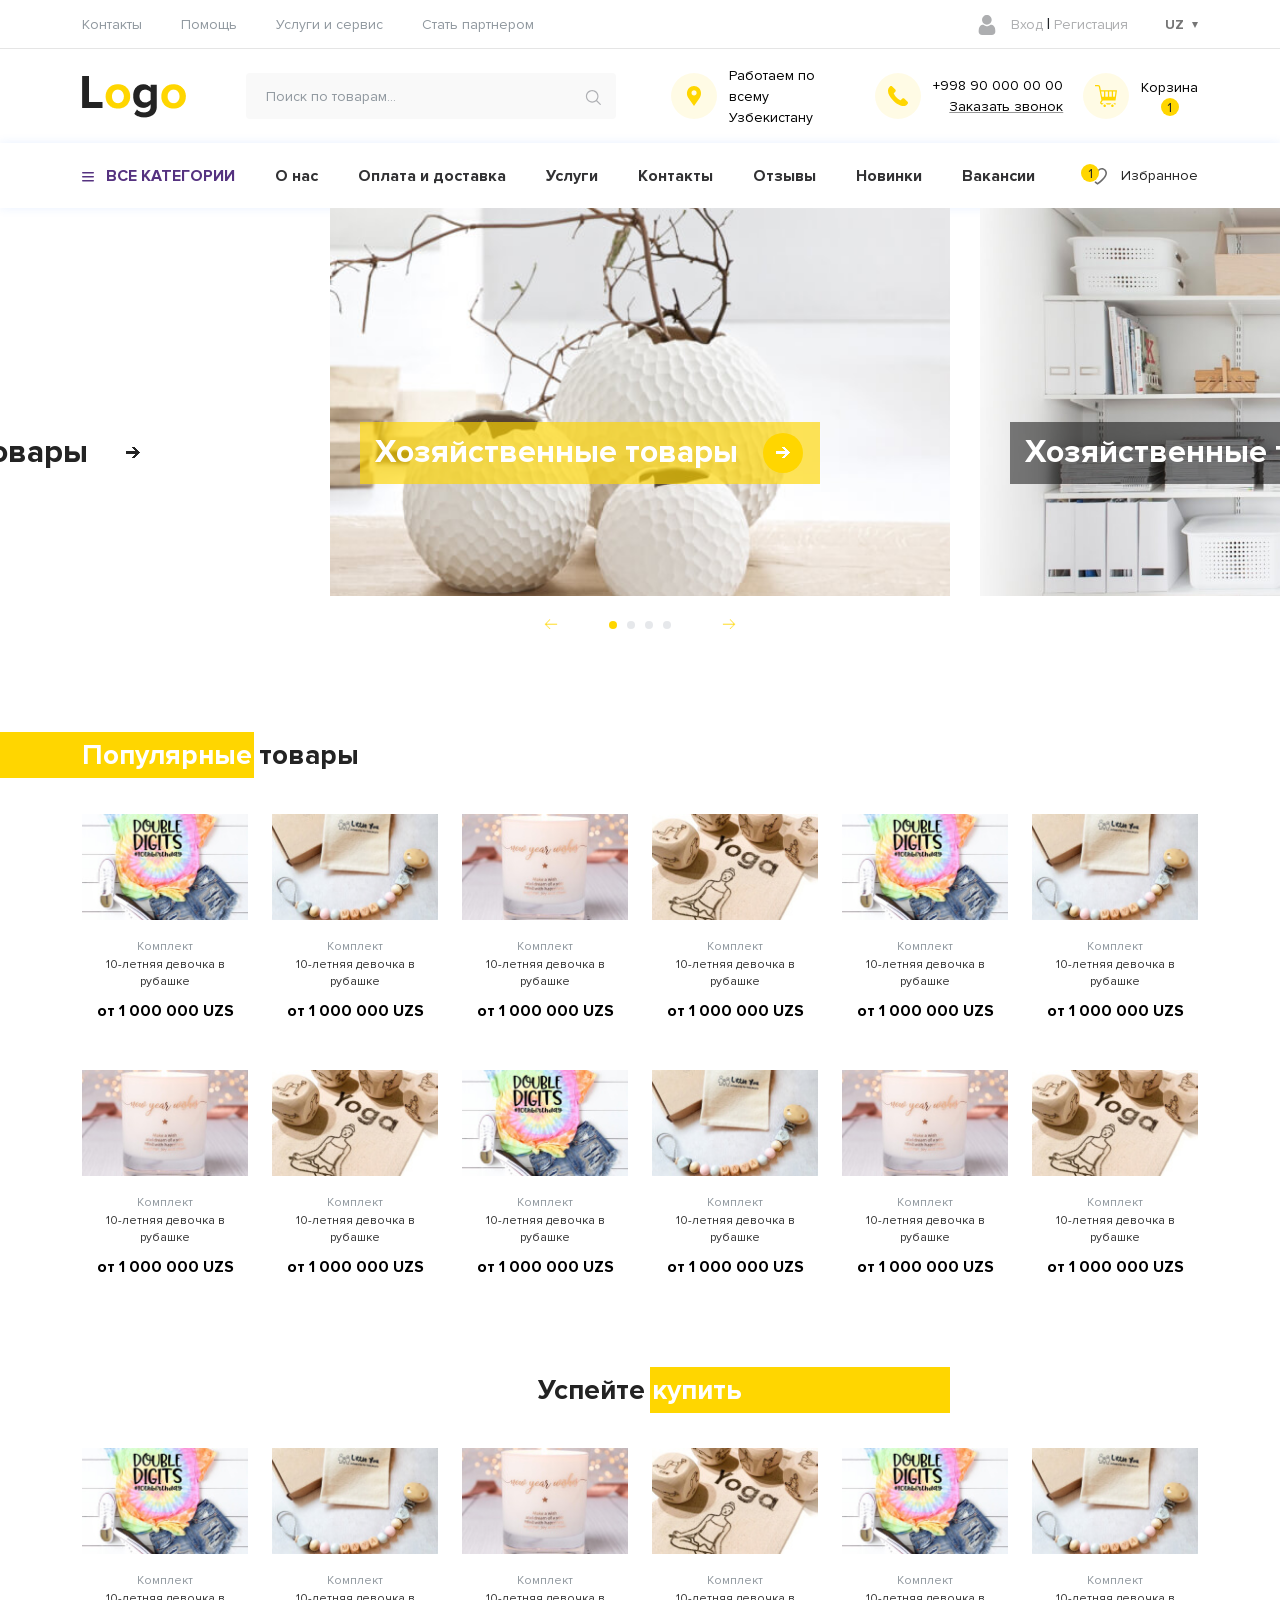
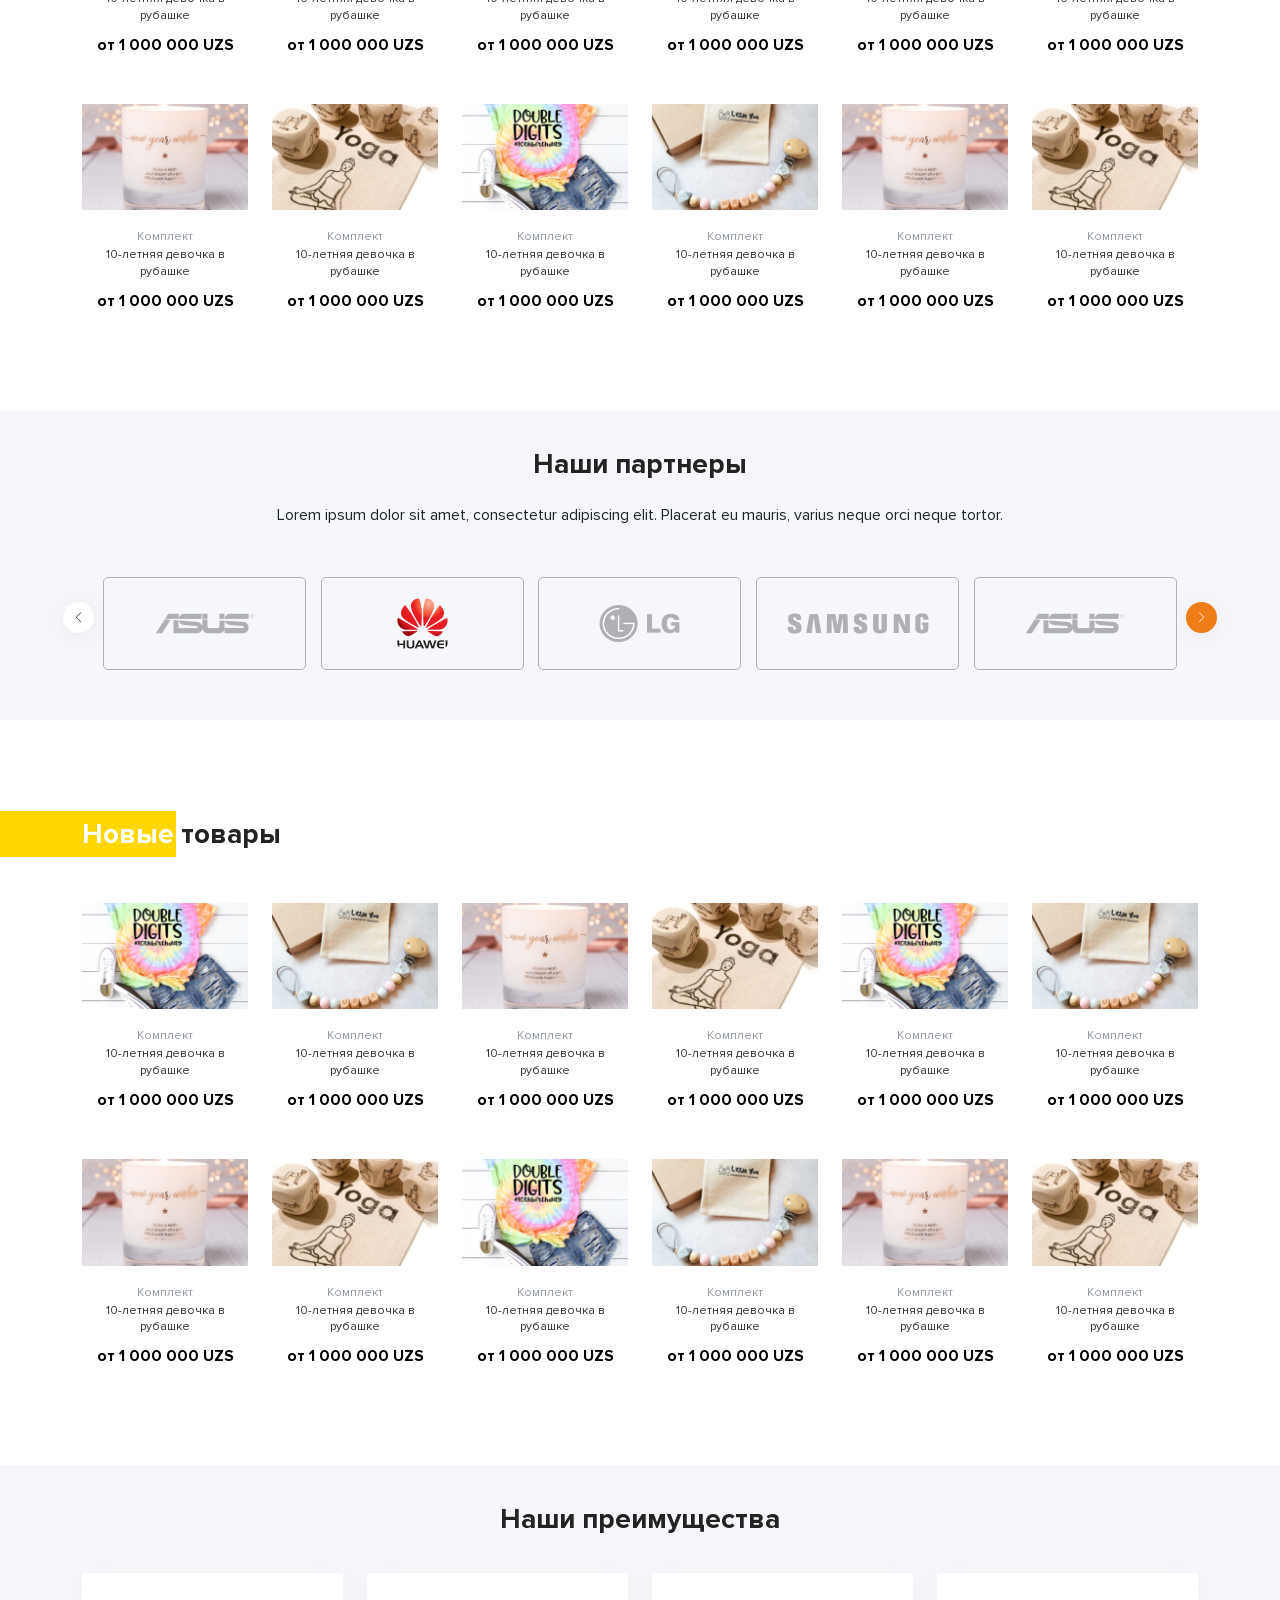
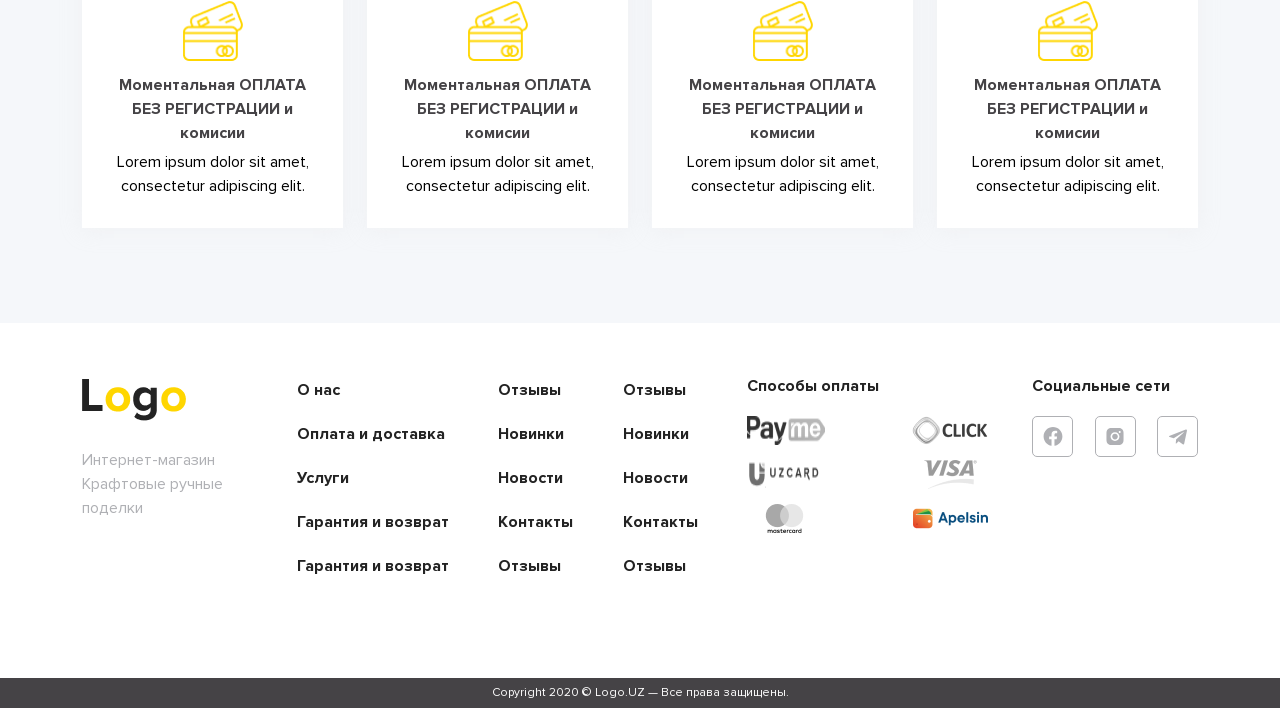
<file: index.html>
<!DOCTYPE html>
<html lang="en">

<head>
    <meta charset="UTF-8">
    <meta name="viewport" content="width=device-width, initial-scale=1.0">
    <title>Магазин</title>
    <link href="https://cdn.jsdelivr.net/npm/bootstrap@5.0.0-beta1/dist/css/bootstrap.min.css" rel="stylesheet"
        integrity="sha384-giJF6kkoqNQ00vy+HMDP7azOuL0xtbfIcaT9wjKHr8RbDVddVHyTfAAsrekwKmP1" crossorigin="anonymous">
    <link rel="stylesheet" href="./css/swiper-bundle.min.css" />
    <link rel="stylesheet" href="./css/style.css">
    <link rel="stylesheet" href="./css/media.css">
</head>

<body>
    <header class="header">

        <svg style="display: none;">
            <symbol id="header-top-user" viewBox="0 0 20 20" xmlns="http://www.w3.org/2000/svg">
                <g clip-path="url(#clip0)">
                    <path
                        d="M9.85746 9.63406C11.181 9.63406 12.3271 9.15936 13.2635 8.22278C14.1999 7.28635 14.6746 6.14057 14.6746 4.81688C14.6746 3.49364 14.1999 2.34771 13.2634 1.41097C12.3268 0.474699 11.1809 0 9.85746 0C8.53377 0 7.38799 0.474699 6.45156 1.41113C5.51513 2.34756 5.04028 3.49349 5.04028 4.81688C5.04028 6.14057 5.51513 7.2865 6.45172 8.22293C7.3883 9.1592 8.53423 9.63406 9.85746 9.63406Z" />
                    <path
                        d="M18.2862 15.379C18.2592 14.9893 18.2046 14.5642 18.1242 14.1152C18.043 13.663 17.9385 13.2354 17.8134 12.8447C17.6841 12.4408 17.5083 12.0419 17.291 11.6597C17.0655 11.2629 16.8006 10.9175 16.5034 10.6332C16.1926 10.3358 15.812 10.0967 15.372 9.9223C14.9334 9.74881 14.4474 9.66092 13.9276 9.66092C13.7234 9.66092 13.526 9.74469 13.1446 9.99295C12.91 10.146 12.6355 10.323 12.3291 10.5188C12.0671 10.6857 11.7121 10.8421 11.2738 10.9837C10.8461 11.1221 10.4118 11.1923 9.98318 11.1923C9.55456 11.1923 9.12045 11.1221 8.69229 10.9837C8.25437 10.8422 7.89945 10.6858 7.63776 10.5189C7.33427 10.325 7.05961 10.148 6.82142 9.9928C6.44056 9.74454 6.24296 9.66077 6.0388 9.66077C5.51878 9.66077 5.03295 9.74881 4.59456 9.92245C4.15481 10.0966 3.7741 10.3357 3.46297 10.6334C3.16589 10.9178 2.90084 11.2631 2.67562 11.6597C2.45849 12.0419 2.28271 12.4406 2.15332 12.8448C2.02835 13.2356 1.92383 13.663 1.84265 14.1152C1.76224 14.5635 1.70761 14.9888 1.6806 15.3794C1.65405 15.7621 1.64062 16.1593 1.64062 16.5605C1.64062 17.6045 1.9725 18.4496 2.62695 19.073C3.27331 19.688 4.12856 20.0001 5.1686 20.0001H14.7987C15.8387 20.0001 16.6937 19.6882 17.3402 19.073C17.9948 18.4501 18.3267 17.6048 18.3267 16.5603C18.3265 16.1573 18.3129 15.7598 18.2862 15.379Z" />
                </g>
                <defs>
                    <clipPath id="clip0">
                        <rect width="19.9999" height="20" fill="white" />
                    </clipPath>
                </defs>
            </symbol>
            <symbol id="header-content-input" viewBox="0 0 16 15" xmlns="http://www.w3.org/2000/svg">
                <path
                    d="M15.718 14.0044L12.0573 10.3438C12.9672 9.24957 13.5154 7.84447 13.5154 6.31347C13.5154 2.83221 10.6833 0 7.2022 0C3.72102 0 0.888885 2.83221 0.888885 6.31347C0.888885 9.79451 3.72102 12.6265 7.2022 12.6265C8.73312 12.6265 10.1383 12.0784 11.2325 11.1684L14.8933 14.8292C15.0072 14.9431 15.1565 15 15.3057 15C15.4549 15 15.6042 14.9431 15.7181 14.8292C15.9459 14.6014 15.9459 14.2322 15.718 14.0044ZM2.05527 6.31347C2.05527 3.47535 4.36416 1.16638 7.2022 1.16638C10.0402 1.16638 12.349 3.47535 12.349 6.31347C12.349 9.15136 10.0402 11.4601 7.2022 11.4601C4.36416 11.4601 2.05527 9.15136 2.05527 6.31347Z" />
            </symbol>
            <symbol id="header-content-map" viewBox="0 0 16 22" xmlns="http://www.w3.org/2000/svg">
                <path
                    d="M12.9663 3.03124C11.64 1.70491 9.87644 0.974365 8.00083 0.974365C6.12485 0.974365 4.36166 1.70491 3.03534 3.03124C0.580787 5.48542 0.275754 10.103 2.37474 12.9007L8.00083 21.0256L13.6185 12.912C15.7259 10.103 15.4209 5.48542 12.9663 3.03124ZM8.06564 10.4952C6.65253 10.4952 5.50234 9.34503 5.50234 7.93191C5.50234 6.5188 6.65253 5.3686 8.06564 5.3686C9.47876 5.3686 10.6289 6.5188 10.6289 7.93191C10.6289 9.34503 9.47876 10.4952 8.06564 10.4952Z" />
            </symbol>
            <symbol id="header-content-phone" viewBox="0 0 20 20" xmlns="http://www.w3.org/2000/svg">
                <path
                    d="M19.5511 15.806L16.4624 12.7169C15.8472 12.1042 14.8284 12.1228 14.1918 12.7597L12.6357 14.3154C12.5374 14.2612 12.4356 14.2046 12.3286 14.1446C11.346 13.6001 10.0011 12.8539 8.58579 11.4376C7.16634 10.0183 6.41938 8.67128 5.87323 7.68799C5.8156 7.58381 5.76038 7.48338 5.70586 7.388L6.75022 6.34518L7.26367 5.8311C7.90129 5.19331 7.91887 4.1748 7.3051 3.56028L4.21641 0.470905C3.60264 -0.142752 2.58339 -0.124135 1.94577 0.513654L1.07527 1.38915L1.09906 1.41277C0.807169 1.78521 0.563258 2.21477 0.381746 2.678C0.214427 3.11894 0.110254 3.53971 0.0626212 3.96134C-0.34522 7.34243 1.19984 10.4325 5.39294 14.6256C11.1891 20.4214 15.86 19.9835 16.0615 19.9622C16.5004 19.9097 16.921 19.8048 17.3484 19.6388C17.8076 19.4595 18.2369 19.2159 18.6091 18.9246L18.6281 18.9415L19.51 18.078C20.1463 17.4403 20.1646 16.4215 19.5511 15.806Z" />
            </symbol>
            <symbol id="header-content-cart" viewBox="0 0 22 22" xmlns="http://www.w3.org/2000/svg">
                <path
                    d="M11.9002 19.4219H15.1701C15.617 18.6519 16.4502 18.1328 17.4023 18.1328H9.66797C10.6202 18.1328 11.4533 18.6519 11.9002 19.4219Z"
                    fill="#FFD600" />
                <path d="M19.6346 19.4219H20.625V18.1328H17.4023C18.3545 18.1328 19.1877 18.6519 19.6346 19.4219Z" />
                <path
                    d="M6.70828 16.9688C7.18266 16.6195 7.51566 16.1154 7.65746 15.5547H20.5408L22 5.15625H5.80912L5.155 1.86394C5.11827 0.829856 4.26555 0 3.22266 0H0V1.28906H3.22266C3.57805 1.28906 3.86719 1.5782 3.86719 1.93359V1.99702L6.44445 14.9693C6.43552 15.3476 6.25028 15.7052 5.9443 15.9307C4.44963 17.0308 5.22345 19.4219 7.08984 19.4219H7.43574C7.88262 18.6519 8.71578 18.1328 9.66797 18.1328H7.08984C6.4692 18.1328 6.208 17.3366 6.70828 16.9688ZM14.1797 11.6875V6.44531H16.7578V11.6875H14.1797ZM12.8906 11.6875H10.3125V6.44531H12.8906V11.6875ZM19.782 11.6875H18.0469V6.44531H20.5176L19.782 11.6875ZM9.02344 6.44531V11.6875H7.10673L6.06525 6.44531H9.02344Z"
                    fill="#FFD600" />
                <path
                    d="M9.66797 22C10.3799 22 10.957 21.4229 10.957 20.7109C10.957 19.999 10.3799 19.4219 9.66797 19.4219C8.95604 19.4219 8.37891 19.999 8.37891 20.7109C8.37891 21.4229 8.95604 22 9.66797 22Z"
                    fill="#FFD600" />
                <path
                    d="M17.4023 22C18.1143 22 18.6914 21.4229 18.6914 20.7109C18.6914 19.999 18.1143 19.4219 17.4023 19.4219C16.6904 19.4219 16.1133 19.999 16.1133 20.7109C16.1133 21.4229 16.6904 22 17.4023 22Z"
                    fill="#FFD600" />
            </symbol>
            <symbol id="header-bottom-menu" viewBox="0 0 12 10" xmlns="http://www.w3.org/2000/svg">
                <rect width="12" height="1.5" rx="0.75" />
                <rect y="4" width="12" height="1.5" rx="0.75" />
                <rect y="8" width="12" height="1.5" rx="0.75" />
            </symbol>
            <symbol id="header__bottom-favorite" viewBox="0 0 19 17" xmlns="http://www.w3.org/2000/svg">
                <path
                    d="M5.57182 12.5685C5.87816 12.2565 5.8741 11.7556 5.56273 11.4486C2.99639 8.92635 1.58333 6.688 1.58333 5.14583C1.58333 3.18174 3.18136 1.58333 5.14583 1.58333C7.11031 1.58333 8.70833 3.18174 8.70833 5.14583C8.70833 5.58284 9.063 5.9375 9.5 5.9375C9.937 5.9375 10.2917 5.58284 10.2917 5.14583C10.2917 3.18174 11.8897 1.58333 13.8542 1.58333C15.8186 1.58333 17.4167 3.18174 17.4167 5.14583C17.4167 8.23616 12.0824 12.9005 9.50271 14.8472C9.13354 14.5658 8.56859 14.1238 7.90758 13.5687C7.57263 13.2877 7.07359 13.331 6.79256 13.6657C6.51115 14.0007 6.55464 14.4997 6.88939 14.7807C8.10898 15.8053 9.00038 16.4489 9.03768 16.4758C9.17587 16.5755 9.33765 16.625 9.5 16.625C9.66197 16.625 9.82413 16.5755 9.96232 16.4762C10.8874 15.8103 19 9.83766 19 5.14583C19 2.30851 16.6915 0 13.8542 0C12.0231 0 10.4125 0.961558 9.5 2.40592C8.58753 0.961558 6.97695 0 5.14583 0C2.30851 0 0 2.30851 0 5.14583C0 7.17293 1.4979 9.67337 4.45235 12.578C4.76392 12.8843 5.26586 12.88 5.57182 12.5685Z" />
            </symbol>
            <symbol id="product-like" viewBox="0 0 19 17" xmlns="http://www.w3.org/2000/svg">
                <path
                    d="M5.57182 12.756C5.87816 12.444 5.8741 11.9431 5.56273 11.6361C2.99639 9.11385 1.58333 6.8755 1.58333 5.33333C1.58333 3.36924 3.18136 1.77083 5.14583 1.77083C7.11031 1.77083 8.70833 3.36924 8.70833 5.33333C8.70833 5.77034 9.063 6.125 9.5 6.125C9.937 6.125 10.2917 5.77034 10.2917 5.33333C10.2917 3.36924 11.8897 1.77083 13.8542 1.77083C15.8186 1.77083 17.4167 3.36924 17.4167 5.33333C17.4167 8.42366 12.0824 13.088 9.50271 15.0347C9.13354 14.7533 8.56859 14.3113 7.90758 13.7562C7.57263 13.4752 7.07359 13.5185 6.79256 13.8532C6.51115 14.1882 6.55464 14.6872 6.88939 14.9682C8.10898 15.9928 9.00038 16.6364 9.03768 16.6633C9.17587 16.763 9.33765 16.8125 9.5 16.8125C9.66197 16.8125 9.82413 16.763 9.96232 16.6637C10.8874 15.9978 19 10.0252 19 5.33333C19 2.49601 16.6915 0.1875 13.8542 0.1875C12.0231 0.1875 10.4125 1.14906 9.5 2.59342C8.58753 1.14906 6.97695 0.1875 5.14583 0.1875C2.30851 0.1875 0 2.49601 0 5.33333C0 7.36043 1.4979 9.86087 4.45235 12.7655C4.76392 13.0718 5.26586 13.0675 5.57182 12.756Z" />
            </symbol>
            <symbol id="product-btn" viewBox="0 0 18 18" xmlns="http://www.w3.org/2000/svg">
                <path
                    d="M9.73652 15.8906H12.4119C12.7775 15.2606 13.4592 14.8359 14.2383 14.8359H7.91016C8.68922 14.8359 9.3709 15.2606 9.73652 15.8906Z" />
                <path d="M16.0646 15.8906H16.875V14.8359H14.2383C15.0173 14.8359 15.699 15.2606 16.0646 15.8906Z" />
                <path
                    d="M5.48859 13.8836C5.87672 13.5977 6.14918 13.1854 6.2652 12.7266H16.8061L18 4.21875H4.75291L4.21773 1.52504C4.18767 0.678973 3.49 0 2.63672 0H0V1.05469H2.63672C2.9275 1.05469 3.16406 1.29125 3.16406 1.58203V1.63392L5.27273 12.2476C5.26542 12.5571 5.11386 12.8497 4.86352 13.0342C3.64061 13.9343 4.27373 15.8906 5.80078 15.8906H6.08379C6.44941 15.2606 7.13109 14.8359 7.91016 14.8359H5.80078C5.29298 14.8359 5.07927 14.1845 5.48859 13.8836ZM11.6016 9.5625V5.27344H13.7109V9.5625H11.6016ZM10.5469 9.5625H8.4375V5.27344H10.5469V9.5625ZM16.1852 9.5625H14.7656V5.27344H16.7871L16.1852 9.5625ZM7.38281 5.27344V9.5625H5.8146L4.96248 5.27344H7.38281Z" />
                <path
                    d="M7.91016 18C8.49264 18 8.96484 17.5278 8.96484 16.9453C8.96484 16.3628 8.49264 15.8906 7.91016 15.8906C7.32767 15.8906 6.85547 16.3628 6.85547 16.9453C6.85547 17.5278 7.32767 18 7.91016 18Z" />
                <path
                    d="M14.2383 18C14.8208 18 15.293 17.5278 15.293 16.9453C15.293 16.3628 14.8208 15.8906 14.2383 15.8906C13.6558 15.8906 13.1836 16.3628 13.1836 16.9453C13.1836 17.5278 13.6558 18 14.2383 18Z" />
            </symbol>
            <symbol id="o'clock" viewBox="0 0 27 27" xmlns="http://www.w3.org/2000/svg">
                <path
                    d="M26.948 14.7468C26.7055 12.3084 25.6162 10.0096 23.8804 8.27386C22.3971 6.79058 20.5815 5.83739 18.6712 5.41356V4.07366C19.4514 3.87954 20.0314 3.17326 20.0314 2.33377C20.0314 1.34509 19.2271 0.540771 18.2384 0.540771H14.4415C13.4528 0.540771 12.6485 1.34509 12.6485 2.33377C12.6485 3.17321 13.2285 3.87949 14.0087 4.07366V5.4173C12.1042 5.84293 10.2946 6.7948 8.81548 8.27391C8.49179 8.5976 8.19331 8.93716 7.92009 9.29007C7.90685 9.28907 7.89362 9.28806 7.88012 9.28806H4.12215C3.83095 9.28806 3.5948 9.52416 3.5948 9.81542C3.5948 10.1067 3.83095 10.3428 4.12215 10.3428H7.20252C6.81587 10.9901 6.5041 11.6699 6.26679 12.3697H0.527352C0.236148 12.3697 0 12.6058 0 12.897C0 13.1883 0.236148 13.4244 0.527352 13.4244H5.96878C5.8168 14.0916 5.72957 14.7705 5.70706 15.4514H3.37505C3.08385 15.4514 2.8477 15.6875 2.8477 15.9787C2.8477 16.27 3.08385 16.5061 3.37505 16.5061H5.72388C5.76839 17.1887 5.87813 17.8677 6.05316 18.5331H2.63676C2.34556 18.5331 2.10941 18.7692 2.10941 19.0604C2.10941 19.3517 2.34556 19.5878 2.63676 19.5878H6.38971C6.90705 20.9563 7.71553 22.239 8.81548 23.3389C10.5529 25.0763 12.854 26.166 15.2949 26.4071C15.6433 26.4415 15.9919 26.4585 16.3401 26.4585C18.3979 26.4585 20.4296 25.863 22.1535 24.7404C22.3976 24.5814 22.4666 24.2547 22.3077 24.0107C22.1487 23.7666 21.822 23.6976 21.578 23.8565C17.8044 26.3138 12.7506 25.7825 9.56126 22.5932C5.81907 18.851 5.81907 12.762 9.56126 9.01975C13.3034 5.27761 19.3924 5.27761 23.1346 9.01975C26.3198 12.205 26.854 17.2544 24.4048 21.0261C24.2462 21.2704 24.3156 21.597 24.5598 21.7556C24.8042 21.9142 25.1307 21.8448 25.2893 21.6005C26.5979 19.5852 27.1869 17.1513 26.948 14.7468ZM13.7032 2.33382C13.7032 1.92671 14.0344 1.59553 14.4415 1.59553H18.2384C18.6455 1.59553 18.9767 1.92671 18.9767 2.33382C18.9767 2.74094 18.6455 3.07211 18.2384 3.07211H18.1438H14.536H14.4415C14.0344 3.07211 13.7032 2.74088 13.7032 2.33382ZM15.0634 5.236V4.12682H17.6165V5.2341C16.7687 5.13327 15.911 5.1339 15.0634 5.236Z" />
                <path
                    d="M23.5078 22.4386C23.3685 22.4386 23.233 22.495 23.135 22.5931C23.0364 22.6912 22.9804 22.8273 22.9804 22.9659C22.9804 23.1046 23.0364 23.2407 23.135 23.3388C23.233 23.4374 23.3686 23.4933 23.5078 23.4933C23.6465 23.4933 23.782 23.4374 23.8806 23.3388C23.9787 23.2407 24.0351 23.1046 24.0351 22.9659C24.0351 22.8273 23.9787 22.6912 23.8806 22.5931C23.782 22.495 23.6464 22.4386 23.5078 22.4386Z" />
                <path
                    d="M16.348 7.62573C11.8371 7.62573 8.16725 11.2956 8.16725 15.8065C8.16725 20.3174 11.8371 23.9872 16.348 23.9872C20.8589 23.9872 24.5288 20.3174 24.5288 15.8065C24.5288 11.2956 20.8589 7.62573 16.348 7.62573ZM16.348 22.9325C12.4187 22.9325 9.22196 19.7358 9.22196 15.8065C9.22196 11.8772 12.4187 8.68044 16.348 8.68044C20.2774 8.68044 23.4741 11.8772 23.4741 15.8065C23.4741 19.7358 20.2774 22.9325 16.348 22.9325Z" />
                <path
                    d="M19.6838 11.7245L17.0718 14.3364C16.8534 14.2284 16.6077 14.1674 16.348 14.1674C16.0882 14.1674 15.8426 14.2284 15.6241 14.3364L14.4551 13.1675C14.2492 12.9615 13.9154 12.9615 13.7093 13.1675C13.5034 13.3734 13.5034 13.7073 13.7093 13.9132L14.8783 15.0822C14.7702 15.3007 14.7093 15.5464 14.7093 15.8061C14.7093 16.7096 15.4444 17.4448 16.348 17.4448C17.2516 17.4448 17.9867 16.7096 17.9867 15.8061C17.9867 15.5464 17.9256 15.3007 17.8176 15.0822L20.3529 12.5469L20.4295 12.4703C20.6355 12.2644 20.6355 11.9304 20.4295 11.7245C20.2236 11.5186 19.8898 11.5186 19.6838 11.7245ZM16.348 16.3901C16.026 16.3901 15.764 16.1281 15.764 15.8061C15.764 15.4841 16.026 15.2221 16.348 15.2221C16.67 15.2221 16.932 15.4841 16.932 15.8061C16.932 16.1281 16.67 16.3901 16.348 16.3901Z" />
                <path
                    d="M21.9863 15.2854H21.4977C21.2065 15.2854 20.9704 15.5215 20.9704 15.8127C20.9704 16.104 21.2065 16.3401 21.4977 16.3401H21.9863C22.2775 16.3401 22.5136 16.104 22.5136 15.8127C22.5136 15.5215 22.2775 15.2854 21.9863 15.2854Z" />
                <path
                    d="M11.1981 15.2728H10.7096C10.4184 15.2728 10.1822 15.5089 10.1822 15.8002C10.1822 16.0914 10.4184 16.3275 10.7096 16.3275H11.1981C11.4893 16.3275 11.7254 16.0914 11.7254 15.8002C11.7254 15.5089 11.4893 15.2728 11.1981 15.2728Z" />
                <path
                    d="M16.3544 11.1835C16.6456 11.1835 16.8817 10.9474 16.8817 10.6561V10.1676C16.8817 9.87635 16.6456 9.64026 16.3544 9.64026C16.0632 9.64026 15.8271 9.87635 15.8271 10.1676V10.6561C15.8271 10.9474 16.0632 11.1835 16.3544 11.1835Z" />
                <path
                    d="M16.3416 20.4286C16.0504 20.4286 15.8142 20.6647 15.8142 20.9559V21.4445C15.8142 21.7357 16.0504 21.9718 16.3416 21.9718C16.6328 21.9718 16.8689 21.7357 16.8689 21.4445V20.9559C16.8689 20.6647 16.6328 20.4286 16.3416 20.4286Z" />
                <path
                    d="M0.527344 18.5327C0.388652 18.5327 0.252598 18.5891 0.154512 18.6872C0.0564258 18.7853 0 18.9214 0 19.0601C0 19.1993 0.0563731 19.3348 0.154512 19.4329C0.25265 19.531 0.388652 19.5874 0.527344 19.5874C0.666035 19.5874 0.80209 19.531 0.900123 19.4329C0.998209 19.3348 1.05469 19.1988 1.05469 19.0601C1.05469 18.9214 0.998262 18.7853 0.900123 18.6872C0.80209 18.5891 0.666035 18.5327 0.527344 18.5327Z" />
            </symbol>
            <symbol id="footer-social-facebook" viewBox="0 0 20 19" xmlns="http://www.w3.org/2000/svg">
                <path
                    d="M19.3958 9.49984C19.3958 4.31066 15.1891 0.104004 9.99996 0.104004C4.81078 0.104004 0.604126 4.31066 0.604126 9.49984C0.604126 14.1895 4.04003 18.0767 8.53186 18.7815V12.2158H6.1462V9.49984H8.53186V7.42982C8.53186 5.07499 9.93463 3.77425 12.0808 3.77425C13.1088 3.77425 14.184 3.95776 14.184 3.95776V6.27002H12.9993C11.8321 6.27002 11.4681 6.99434 11.4681 7.73738V9.49984H14.0739L13.6574 12.2158H11.4681V18.7815C15.9599 18.0767 19.3958 14.1895 19.3958 9.49984Z" />
            </symbol>
            <symbol id="footer-social-instagram" viewBox="0 0 18 19" xmlns="http://www.w3.org/2000/svg">
                <path fill-rule="evenodd" clip-rule="evenodd"
                    d="M9.00004 0.958496H5.41006C4.68984 0.958496 4.05514 1.12953 3.57702 1.25836C3.47989 1.28454 3.38921 1.30897 3.3056 1.32987C2.68664 1.57746 2.19147 1.82504 1.82009 2.32021C1.32492 2.81538 1.07734 3.31055 0.829758 3.80571L0.829755 3.80572C0.58217 4.30089 0.458374 5.04364 0.458374 5.91019V9.50016V13.0901C0.458374 13.8104 0.629405 14.4451 0.758241 14.9232C0.784416 15.0203 0.80885 15.111 0.829755 15.1946C1.07734 15.8136 1.32492 16.3087 1.82009 16.6801C2.31526 17.0515 2.81043 17.4229 3.3056 17.6705C3.80077 17.918 4.54352 18.0418 5.41006 18.0418H9.00004H12.59C13.3102 18.0418 13.9449 17.8708 14.4231 17.742C14.5202 17.7158 14.6109 17.6914 14.6945 17.6705C15.3134 17.4229 15.8086 17.1753 16.18 16.6801C16.5514 16.1849 16.9227 15.6898 17.1703 15.1946C17.4179 14.6994 17.5417 13.9567 17.5417 13.0901V9.50016V5.91019C17.5417 5.18998 17.3707 4.55528 17.2418 4.07716C17.2157 3.98002 17.1912 3.88934 17.1703 3.80572C16.9227 3.18676 16.6752 2.69159 16.18 2.32021C15.6848 1.82505 15.1897 1.57746 14.6945 1.32988L14.6945 1.32987C14.1993 1.08229 13.4566 0.958496 12.59 0.958496H9.00004ZM14.6938 5.04356C14.6938 5.66252 14.1986 6.0339 13.7035 6.0339C13.2083 6.0339 12.7131 5.53873 12.7131 5.04356C12.7131 4.4246 13.2083 4.05322 13.7035 4.05322C14.1986 4.05322 14.6938 4.4246 14.6938 5.04356ZM8.99961 12.4707C7.39031 12.4707 6.15238 11.2328 6.15238 9.62352C6.15238 8.01422 7.39031 6.77629 8.99961 6.77629C10.6089 6.77629 11.8468 8.01422 11.8468 9.62352C11.8468 11.2328 10.6089 12.4707 8.99961 12.4707ZM8.99961 5.16699C6.52377 5.16699 4.54309 7.14767 4.54309 9.62352C4.54309 12.0994 6.52377 14.08 8.99961 14.08C11.4755 14.08 13.4561 12.0994 13.4561 9.62352C13.4561 7.14767 11.4755 5.16699 8.99961 5.16699Z" />
            </symbol>
            <symbol id="footer-social-telegram" viewBox="0 0 18 16" xmlns="http://www.w3.org/2000/svg">
                <path
                    d="M7.06276 10.3856L6.76501 14.5736C7.19101 14.5736 7.37551 14.3906 7.59676 14.1708L9.59401 12.2621L13.7325 15.2928C14.4915 15.7158 15.0263 15.4931 15.231 14.5946L17.9475 1.86557L17.9483 1.86482C18.189 0.742816 17.5425 0.304066 16.803 0.579316L0.835511 6.69257C-0.254239 7.11557 -0.237739 7.72307 0.650261 7.99832L4.73251 9.26807L14.2148 3.33482C14.661 3.03932 15.0668 3.20282 14.733 3.49832L7.06276 10.3856Z" />
            </symbol>
        </svg>

        <div class="header__top">
            <div class="container-xl">
                <div class="header__top-inner">
                    <div class="header___top-nav">
                        <a class="header__top-link" href="./contacts.html">Контакты</a>
                        <a class="header__top-link" href="./contacts.html">Помощь</a>
                        <a class="header__top-link" href="./paydeliver.html">Услуги и сервис</a>
                        <a class="header__top-link" href="./contacts.html">Стать партнером</a>
                    </div>
                    <div class="header__top-signIn">
                        <div class="header__top-signInLink">
                            <svg width="20" height="20">
                                <use xlink:href="#header-top-user" fill='#ADAEB0'></use>
                            </svg>
                            <a href="#!">Вход</a>
                            |
                            <a href="#!">Регистация</a>
                        </div>
                        <div class="header__language">
                            <form class="header__language-form">
                                <output class="header__language-output" name="x" for="russian uzbek" onclick="openLang()">UZ</output>
                                <div class="header__language-input-wrapper">
                                    <input class="header__language-input" type="text" id="russian" value="RU" readonly onclick="x.value='RU'">
                                    <input class="header__language-input" type="text" id="uzbek" value="UZ" readonly onclick="x.value='UZ'">
                                </div>
                            </form>
                        </div>
                    </div>
                </div>
            </div>
        </div>

        <div class="header__content">
            <div class="container-xl">
                <div class="header__content-inner">
                    <div class="header__content-logoWrapper">
                        <a class="header__content-logoLink" href="./index.html">
                            <img class="header__content-logo" src="./img/logo.png" alt="Logo">
                        </a>
                    </div>
                    <div class="header__mob-language">
                        <form class="header__mob-language-form">
                            <output class="header__mob-language-output" name="x" for="russian uzbek" onclick="openLangMob()">UZ</output>
                            <div class="header__mob-language-input-wrapper">
                                <input class="header__mob-language-input" type="text" id="uzbek" value="UZ" readonly onclick="x.value='UZ'">
                                <input class="header__mob-language-input" type="text" id="russian" value="RU" readonly onclick="x.value='RU'">
                            </div>
                        </form>
                    </div>
                    <div class="header__top-signInLink-mob">
                        <div class="header__top-signInLink-mob-inner">
                            <a href="#!">Вход</a>
                            <a href="#!">Регистация</a>
                        </div>
                        <svg class="header__user-mob-icon" width="20" height="20">
                            <use xlink:href="#header-top-user" fill="#ADAEB0"></use>
                        </svg>
                    </div>
                    <a href="./favorite.html" class="header__bottom-favorites-mob">
                        <span>1</span>
                        <svg width="19" height="17" fill="#6B6B6B">
                            <use xlink:href="#header__bottom-favorite"></use>
                        </svg>
                    </a>

                    <div class="header__content-inputWrapper">
                        <input class="header__content-input" type="text" placeholder="Поиск по товарам...">
                        <span>
                            <svg width="16" height="15">
                                <use xlink:href='#header-content-input' fill="#AFB0B4"></use>
                            </svg>
                        </span>
                    </div>
                    <a href="./contacts.html" class="header__content-radius">
                        <div class="header__content-icon-wrapper">
                            <svg width="16" height="22">
                                <use xlink:href='#header-content-map' fill="#FFD600"></use>
                            </svg>
                        </div>
                        <p>Работаем по всему Узбекистану</p>
                    </a>
                    <a class="header__content-phone" href="tel:+998 90 000 00 00">
                        <div class="header__content-icon-wrapper">
                            <svg width="20" height="20">
                                <use xlink:href='#header-content-phone' fill="#FFD600"></use>
                            </svg>
                        </div>
                        <div>
                            <span>+998 90 000 00 00</span>
                            <p>Заказать звонок</p>
                        </div>
                    </a>
                    <a class="header__content-cart" href="./basket.html">
                        <div class="header__content-icon-wrapper">
                            <svg width="22" height="22">
                                <use xlink:href='#header-content-cart' fill="#FFD600"></use>
                            </svg>
                        </div>
                        <div>
                            <p>Корзина</p>
                            <span>1</span>
                        </div>
                    </a>
                </div>
            </div>
        </div>

        <div class="header__bottom">
            <div class="container-xl">
                <div class="header__bottom-inner">
                    <div class="menu">
                        <span class="mune__icon"></span>
                    </div>
                    <div class="header__bottom-nav">

                        <ul class="header__bottom-list">
                            <span class="menu-close">&times;</span>
                            <li class="header__bottom-item">
                                <a class="header__bottom-menuLink" href="./catalog.html">
                                    <svg width="12" height="10" fill="#553280">
                                        <use xlink:href='#header-bottom-menu'></use>
                                    </svg>
                                    Все категории
                                </a>
                            </li>
                            <li class="header__bottom-item"><a class="header__bottom-link" href="./aboutus.html">О
                                    нас</a>
                            </li>
                            <li class="header__bottom-item"><a class="header__bottom-link"
                                    href="./paydeliver.html">Оплата и
                                    доставка</a>
                            </li>
                            <li class="header__bottom-item"><a class="header__bottom-link"
                                    href="./productcard.html">Услуги</a>
                            </li>
                            <li class="header__bottom-item"><a class="header__bottom-link"
                                    href="./contacts.html">Контакты</a>
                            </li>
                            <li class="header__bottom-item"><a class="header__bottom-link"
                                    href="./productcard.html#reviews">Отзывы</a>
                            </li>
                            <li class="header__bottom-item"><a class="header__bottom-link"
                                    href="./productcard.html#newProducts">Новинки</a>
                            </li>
                            <li class="header__bottom-item"><a class="header__bottom-link" href="#!">Вакансии</a>
                            </li>
                        </ul>
                    </div>
                    <a href="./favorite.html" class="header__bottom-favorites">
                        <span>1</span>
                        <svg width="19" height="17" fill="#6B6B6B">
                            <use xlink:href='#header__bottom-favorite'></use>
                        </svg>

                        Избранное
                    </a>
                    <div class="header__content-inputWrapper-mob">
                        <input class="header__content-input" type="text" placeholder="Поиск по товарам...">
                        <span>
                            <svg width="16" height="15">
                                <use xlink:href="#header-content-input" fill="#AFB0B4"></use>
                            </svg>
                        </span>
                    </div>
                </div>
            </div>
        </div>

    </header>

    <section class="intro">
        <div class="intro__inner">
            <div class="intro__slider-container swiper-container">
                <div class="intro__slider-wrapper swiper-wrapper">
                    <div class="intro__slider swiper-slide">
                        <div class="intro__slider-item">
                            <img class="intro__slider-img" src="./img/intro-slider-img1.jpg" alt="">
                            <a class="intro__slider-btn" href="#!">
                                Хозяйственные товары <span>&#129130;</span>
                            </a>
                        </div>
                    </div>
                    <div class="intro__slider swiper-slide">
                        <div class="intro__slider-item">
                            <img class="intro__slider-img" src="./img/intro-slider-img2.jpg" alt="">
                            <a class="intro__slider-btn" href="#!">
                                Хозяйственные товары <span>&#129130;</span>
                            </a>
                        </div>
                    </div>
                    <div class="intro__slider swiper-slide">
                        <div class="intro__slider-item">
                            <img class="intro__slider-img" src="./img/intro-slider-img3.jpg" alt="">
                            <a class="intro__slider-btn" href="#!">
                                Хозяйственные товары <span>&#129130;</span>
                            </a>
                        </div>
                    </div>
                    <div class="intro__slider swiper-slide">
                        <div class="intro__slider-item">
                            <img class="intro__slider-img" src="./img/intro-slider-img2.jpg" alt="">
                            <a class="intro__slider-btn" href="#!">
                                Хозяйственные товары <span>&#129130;</span>
                            </a>
                        </div>
                    </div>
                </div>

            </div>
            <div class="swiper-pagination intro__swiper-pagination"></div>
            <div class="swiper-button-next intro__swiper-button-next"></div>
            <div class="swiper-button-prev intro__swiper-button-prev"></div>
        </div>
    </section>

    <section class="popularGoods">
        <div class="container-xl">
            <div class="popularGoods__inner">
                <h2 class="default-title popularGoods__title"><span class="default-title__before">Популярные</span>
                    товары</h2>
                <div class="popularGoods__content goods">
                    <div class="row">
                        <div class="col-6 col-md-4 col-lg-3 col-xl-2">
                            <div class="goods__card product">
                                <span class="product__like">
                                    <svg width='100%' height='100%' fill='#b5b5b5'>
                                        <use xlink:href='#product-like'></use>
                                    </svg>
                                </span>
                                <a href="./productcard.html">
                                    <img class="product__img" src="./img/product-img1.jpg" alt="">
                                </a>
                                <a class="product__type" href="./productcard.html">Комплект</a>
                                <a class="product__info" href="./productcard.html">10-летняя девочка в рубашке</a>
                                <h6 class="product__price">от 1 000 000 UZS</h6>
                                <div class="product__btn-wrapper">
                                    <a class="product__btn default-cart-btn" href="#!">
                                        <svg width='18' height='16' fill='#fff'>
                                            <use xlink:href='#product-btn'></use>
                                        </svg>
                                        В корзину
                                    </a>
                                </div>
                            </div>
                        </div>
                        <div class="col-6 col-md-4 col-lg-3 col-xl-2">
                            <div class="goods__card product">
                                <span class="product__like">
                                    <svg width='100%' height='100%' fill='#b5b5b5'>
                                        <use xlink:href='#product-like'></use>
                                    </svg>
                                </span>
                                <a href="./productcard.html">
                                    <img class="product__img" src="./img/product-img2.jpg" alt="">
                                </a>
                                <a class="product__type" href="./productcard.html">Комплект</a>
                                <a class="product__info" href="./productcard.html">10-летняя девочка в рубашке</a>
                                <h6 class="product__price">от 1 000 000 UZS</h6>
                                <div class="product__btn-wrapper">
                                    <a class="product__btn default-cart-btn" href="#!">
                                        <svg width='18' height='16' fill='#fff'>
                                            <use xlink:href='#product-btn'></use>
                                        </svg>
                                        В корзину</a>
                                </div>
                            </div>
                        </div>
                        <div class="col-6 col-md-4 col-lg-3 col-xl-2">
                            <div class="goods__card product">
                                <span class="product__like">
                                    <svg width='100%' height='100%' fill='#b5b5b5'>
                                        <use xlink:href='#product-like'></use>
                                    </svg>
                                </span>
                                <a href="./productcard.html">
                                    <img class="product__img" src="./img/product-img3.jpg" alt="">
                                </a>
                                <a class="product__type" href="./productcard.html">Комплект</a>
                                <a class="product__info" href="./productcard.html">10-летняя девочка в рубашке</a>
                                <h6 class="product__price">от 1 000 000 UZS</h6>
                                <div class="product__btn-wrapper">
                                    <a class="product__btn default-cart-btn" href="#!">
                                        <svg width='18' height='16' fill='#fff'>
                                            <use xlink:href='#product-btn'></use>
                                        </svg>
                                        В корзину</a>
                                </div>
                            </div>
                        </div>
                        <div class="col-6 col-md-4 col-lg-3 col-xl-2">
                            <div class="goods__card product">
                                <span class="product__like">
                                    <svg width='100%' height='100%' fill='#b5b5b5'>
                                        <use xlink:href='#product-like'></use>
                                    </svg>
                                </span>
                                <a href="./productcard.html">
                                    <img class="product__img" src="./img/product-img4.jpg" alt="">
                                </a>
                                <a class="product__type" href="./productcard.html">Комплект</a>
                                <a class="product__info" href="./productcard.html">10-летняя девочка в рубашке</a>
                                <h6 class="product__price">от 1 000 000 UZS</h6>
                                <div class="product__btn-wrapper">
                                    <a class="product__btn default-cart-btn" href="#!">
                                        <svg width='18' height='16' fill='#fff'>
                                            <use xlink:href='#product-btn'></use>
                                        </svg>
                                        В корзину</a>
                                </div>
                            </div>
                        </div>
                        <div class="col-6 col-md-4 col-lg-3 col-xl-2">
                            <div class="goods__card product">
                                <span class="product__like">
                                    <svg width='100%' height='100%' fill='#b5b5b5'>
                                        <use xlink:href='#product-like'></use>
                                    </svg>
                                </span>
                                <a href="./productcard.html">
                                    <img class="product__img" src="./img/product-img1.jpg" alt="">
                                </a>
                                <a class="product__type" href="./productcard.html">Комплект</a>
                                <a class="product__info" href="./productcard.html">10-летняя девочка в рубашке</a>
                                <h6 class="product__price">от 1 000 000 UZS</h6>
                                <div class="product__btn-wrapper">
                                    <a class="product__btn default-cart-btn" href="#!">
                                        <svg width='18' height='16' fill='#fff'>
                                            <use xlink:href='#product-btn'></use>
                                        </svg>
                                        В корзину</a>
                                </div>
                            </div>
                        </div>
                        <div class="col-6 col-md-4 col-lg-3 col-xl-2">
                            <div class="goods__card product">
                                <span class="product__like">
                                    <svg width='100%' height='100%' fill='#b5b5b5'>
                                        <use xlink:href='#product-like'></use>
                                    </svg>
                                </span>
                                <a href="./productcard.html">
                                    <img class="product__img" src="./img/product-img2.jpg" alt="">
                                </a>
                                <a class="product__type" href="./productcard.html">Комплект</a>
                                <a class="product__info" href="./productcard.html">10-летняя девочка в рубашке</a>
                                <h6 class="product__price">от 1 000 000 UZS</h6>
                                <div class="product__btn-wrapper">
                                    <a class="product__btn default-cart-btn" href="#!">
                                        <svg width='18' height='16' fill='#fff'>
                                            <use xlink:href='#product-btn'></use>
                                        </svg>
                                        В корзину</a>
                                </div>
                            </div>
                        </div>
                        <div class="col-6 col-md-4 col-lg-3 col-xl-2">
                            <div class="goods__card product">
                                <span class="product__like">
                                    <svg width='100%' height='100%' fill='#b5b5b5'>
                                        <use xlink:href='#product-like'></use>
                                    </svg>
                                </span>
                                <a href="./productcard.html">
                                    <img class="product__img" src="./img/product-img3.jpg" alt="">
                                </a>
                                <a class="product__type" href="./productcard.html">Комплект</a>
                                <a class="product__info" href="./productcard.html">10-летняя девочка в рубашке</a>
                                <h6 class="product__price">от 1 000 000 UZS</h6>
                                <div class="product__btn-wrapper">
                                    <a class="product__btn default-cart-btn" href="#!">
                                        <svg width='18' height='16' fill='#fff'>
                                            <use xlink:href='#product-btn'></use>
                                        </svg>
                                        В корзину</a>
                                </div>
                            </div>
                        </div>
                        <div class="col-6 col-md-4 col-lg-3 col-xl-2">
                            <div class="goods__card product">
                                <span class="product__like">
                                    <svg width='100%' height='100%' fill='#b5b5b5'>
                                        <use xlink:href='#product-like'></use>
                                    </svg>
                                </span>
                                <a href="./productcard.html">
                                    <img class="product__img" src="./img/product-img4.jpg" alt="">
                                </a>
                                <a class="product__type" href="./productcard.html">Комплект</a>
                                <a class="product__info" href="./productcard.html">10-летняя девочка в рубашке</a>
                                <h6 class="product__price">от 1 000 000 UZS</h6>
                                <div class="product__btn-wrapper">
                                    <a class="product__btn default-cart-btn" href="#!">
                                        <svg width='18' height='16' fill='#fff'>
                                            <use xlink:href='#product-btn'></use>
                                        </svg>
                                        В корзину</a>
                                </div>
                            </div>
                        </div>
                        <div class="col-6 col-md-4 col-lg-3 col-xl-2">
                            <div class="goods__card product">
                                <span class="product__like">
                                    <svg width='100%' height='100%' fill='#b5b5b5'>
                                        <use xlink:href='#product-like'></use>
                                    </svg>
                                </span>
                                <a href="./productcard.html">
                                    <img class="product__img" src="./img/product-img1.jpg" alt="">
                                </a>
                                <a class="product__type" href="./productcard.html">Комплект</a>
                                <a class="product__info" href="./productcard.html">10-летняя девочка в рубашке</a>
                                <h6 class="product__price">от 1 000 000 UZS</h6>
                                <div class="product__btn-wrapper">
                                    <a class="product__btn default-cart-btn" href="#!">
                                        <svg width='18' height='16' fill='#fff'>
                                            <use xlink:href='#product-btn'></use>
                                        </svg>
                                        В корзину</a>
                                </div>
                            </div>
                        </div>
                        <div class="col-6 col-md-4 col-lg-3 col-xl-2">
                            <div class="goods__card product">
                                <span class="product__like">
                                    <svg width='100%' height='100%' fill='#b5b5b5'>
                                        <use xlink:href='#product-like'></use>
                                    </svg>
                                </span>
                                <a href="./productcard.html">
                                    <img class="product__img" src="./img/product-img2.jpg" alt="">
                                </a>
                                <a class="product__type" href="./productcard.html">Комплект</a>
                                <a class="product__info" href="./productcard.html">10-летняя девочка в рубашке</a>
                                <h6 class="product__price">от 1 000 000 UZS</h6>
                                <div class="product__btn-wrapper">
                                    <a class="product__btn default-cart-btn" href="#!">
                                        <svg width='18' height='16' fill='#fff'>
                                            <use xlink:href='#product-btn'></use>
                                        </svg>
                                        В корзину</a>
                                </div>
                            </div>
                        </div>
                        <div class="col-6 col-md-4 col-lg-3 col-xl-2">
                            <div class="goods__card product">
                                <span class="product__like">
                                    <svg width='100%' height='100%' fill='#b5b5b5'>
                                        <use xlink:href='#product-like'></use>
                                    </svg>
                                </span>
                                <a href="./productcard.html">
                                    <img class="product__img" src="./img/product-img3.jpg" alt="">
                                </a>
                                <a class="product__type" href="./productcard.html">Комплект</a>
                                <a class="product__info" href="./productcard.html">10-летняя девочка в рубашке</a>
                                <h6 class="product__price">от 1 000 000 UZS</h6>
                                <div class="product__btn-wrapper">
                                    <a class="product__btn default-cart-btn" href="#!">
                                        <svg width='18' height='16' fill='#fff'>
                                            <use xlink:href='#product-btn'></use>
                                        </svg>
                                        В корзину</a>
                                </div>
                            </div>
                        </div>
                        <div class="col-6 col-md-4 col-lg-3 col-xl-2">
                            <div class="goods__card product">
                                <span class="product__like">
                                    <svg width='100%' height='100%' fill='#b5b5b5'>
                                        <use xlink:href='#product-like'></use>
                                    </svg>
                                </span>
                                <a href="./productcard.html">
                                    <img class="product__img" src="./img/product-img4.jpg" alt="">
                                </a>
                                <a class="product__type" href="./productcard.html">Комплект</a>
                                <a class="product__info" href="./productcard.html">10-летняя девочка в рубашке</a>
                                <h6 class="product__price">от 1 000 000 UZS</h6>
                                <div class="product__btn-wrapper">
                                    <a class="product__btn default-cart-btn" href="#!">
                                        <svg width='18' height='16' fill='#fff'>
                                            <use xlink:href='#product-btn'></use>
                                        </svg>
                                        В корзину</a>
                                </div>
                            </div>
                        </div>
                    </div>
                </div>
            </div>
        </div>
    </section>


    <section class="hurryBuy">
        <div class="container-xl">
            <div class="hurryBuy__inner">
                <h2 class="hurryBuy__title default-title">Успейте <span class="default-title__after">купить</span></h2>

                <div class="hurryBuy__content">
                    <div class="row">
                        <div class="col-6 col-md-4 col-lg-3 col-xl-2">
                            <div class="goods__card product">
                                <span class="product__like">
                                    <svg width="100%" height="100%" fill="#b5b5b5">
                                        <use xlink:href="#product-like"></use>
                                    </svg>
                                </span>
                                <a href="./productcard.html">
                                    <img class="product__img" src="./img/product-img1.jpg" alt="">
                                </a>
                                <a class="product__type" href="./productcard.html">Комплект</a>
                                <a class="product__info" href="./productcard.html">10-летняя девочка в рубашке</a>
                                <h6 class="product__price">от 1 000 000 UZS</h6>
                                <div class="product__btn-wrapper">
                                    <a class="product__btn default-cart-btn" href="#!">
                                        <svg width="18" height="16" fill="#fff">
                                            <use xlink:href="#product-btn"></use>
                                        </svg>
                                        В корзину</a>
                                </div>
                            </div>
                        </div>
                        <div class="col-6 col-md-4 col-lg-3 col-xl-2">
                            <div class="goods__card product">
                                <span class="product__like">
                                    <svg width="100%" height="100%" fill="#b5b5b5">
                                        <use xlink:href="#product-like"></use>
                                    </svg>
                                </span>
                                <a href="./productcard.html">
                                    <img class="product__img" src="./img/product-img2.jpg" alt="">
                                </a>
                                <a class="product__type" href="./productcard.html">Комплект</a>
                                <a class="product__info" href="./productcard.html">10-летняя девочка в рубашке</a>
                                <h6 class="product__price">от 1 000 000 UZS</h6>
                                <div class="product__btn-wrapper">
                                    <a class="product__btn default-cart-btn" href="#!">
                                        <svg width="18" height="16" fill="#fff">
                                            <use xlink:href="#product-btn"></use>
                                        </svg>
                                        В корзину</a>
                                </div>
                            </div>
                        </div>
                        <div class="col-6 col-md-4 col-lg-3 col-xl-2">
                            <div class="goods__card product">
                                <span class="product__like">
                                    <svg width="100%" height="100%" fill="#b5b5b5">
                                        <use xlink:href="#product-like"></use>
                                    </svg>
                                </span>
                                <a href="./productcard.html">
                                    <img class="product__img" src="./img/product-img3.jpg" alt="">
                                </a>
                                <a class="product__type" href="./productcard.html">Комплект</a>
                                <a class="product__info" href="./productcard.html">10-летняя девочка в рубашке</a>
                                <h6 class="product__price">от 1 000 000 UZS</h6>
                                <div class="product__btn-wrapper">
                                    <a class="product__btn default-cart-btn" href="#!">
                                        <svg width="18" height="16" fill="#fff">
                                            <use xlink:href="#product-btn"></use>
                                        </svg>
                                        В корзину</a>
                                </div>
                            </div>
                        </div>
                        <div class="col-6 col-md-4 col-lg-3 col-xl-2">
                            <div class="goods__card product">
                                <span class="product__like">
                                    <svg width="100%" height="100%" fill="#b5b5b5">
                                        <use xlink:href="#product-like"></use>
                                    </svg>
                                </span>
                                <a href="./productcard.html">
                                    <img class="product__img" src="./img/product-img4.jpg" alt="">
                                </a>
                                <a class="product__type" href="./productcard.html">Комплект</a>
                                <a class="product__info" href="./productcard.html">10-летняя девочка в рубашке</a>
                                <h6 class="product__price">от 1 000 000 UZS</h6>
                                <div class="product__btn-wrapper">
                                    <a class="product__btn default-cart-btn" href="#!">
                                        <svg width="18" height="16" fill="#fff">
                                            <use xlink:href="#product-btn"></use>
                                        </svg>
                                        В корзину</a>
                                </div>
                            </div>
                        </div>
                        <div class="col-6 col-md-4 col-lg-3 col-xl-2">
                            <div class="goods__card product">
                                <span class="product__like">
                                    <svg width="100%" height="100%" fill="#b5b5b5">
                                        <use xlink:href="#product-like"></use>
                                    </svg>
                                </span>
                                <a href="./productcard.html">
                                    <img class="product__img" src="./img/product-img1.jpg" alt="">
                                </a>
                                <a class="product__type" href="./productcard.html">Комплект</a>
                                <a class="product__info" href="./productcard.html">10-летняя девочка в рубашке</a>
                                <h6 class="product__price">от 1 000 000 UZS</h6>
                                <div class="product__btn-wrapper">
                                    <a class="product__btn default-cart-btn" href="#!">
                                        <svg width="18" height="16" fill="#fff">
                                            <use xlink:href="#product-btn"></use>
                                        </svg>
                                        В корзину</a>
                                </div>
                            </div>
                        </div>
                        <div class="col-6 col-md-4 col-lg-3 col-xl-2">
                            <div class="goods__card product">
                                <span class="product__like">
                                    <svg width="100%" height="100%" fill="#b5b5b5">
                                        <use xlink:href="#product-like"></use>
                                    </svg>
                                </span>
                                <a href="./productcard.html">
                                    <img class="product__img" src="./img/product-img2.jpg" alt="">
                                </a>
                                <a class="product__type" href="./productcard.html">Комплект</a>
                                <a class="product__info" href="./productcard.html">10-летняя девочка в рубашке</a>
                                <h6 class="product__price">от 1 000 000 UZS</h6>
                                <div class="product__btn-wrapper">
                                    <a class="product__btn default-cart-btn" href="#!">
                                        <svg width="18" height="16" fill="#fff">
                                            <use xlink:href="#product-btn"></use>
                                        </svg>
                                        В корзину</a>
                                </div>
                            </div>
                        </div>
                        <div class="col-6 col-md-4 col-lg-3 col-xl-2">
                            <div class="goods__card product">
                                <span class="product__like">
                                    <svg width="100%" height="100%" fill="#b5b5b5">
                                        <use xlink:href="#product-like"></use>
                                    </svg>
                                </span>
                                <a href="./productcard.html">
                                    <img class="product__img" src="./img/product-img3.jpg" alt="">
                                </a>
                                <a class="product__type" href="./productcard.html">Комплект</a>
                                <a class="product__info" href="./productcard.html">10-летняя девочка в рубашке</a>
                                <h6 class="product__price">от 1 000 000 UZS</h6>
                                <div class="product__btn-wrapper">
                                    <a class="product__btn default-cart-btn" href="#!">
                                        <svg width="18" height="16" fill="#fff">
                                            <use xlink:href="#product-btn"></use>
                                        </svg>
                                        В корзину</a>
                                </div>
                            </div>
                        </div>
                        <div class="col-6 col-md-4 col-lg-3 col-xl-2">
                            <div class="goods__card product">
                                <span class="product__like">
                                    <svg width="100%" height="100%" fill="#b5b5b5">
                                        <use xlink:href="#product-like"></use>
                                    </svg>
                                </span>
                                <a href="./productcard.html">
                                    <img class="product__img" src="./img/product-img4.jpg" alt="">
                                </a>
                                <a class="product__type" href="./productcard.html">Комплект</a>
                                <a class="product__info" href="./productcard.html">10-летняя девочка в рубашке</a>
                                <h6 class="product__price">от 1 000 000 UZS</h6>
                                <div class="product__btn-wrapper">
                                    <a class="product__btn default-cart-btn" href="#!">
                                        <svg width="18" height="16" fill="#fff">
                                            <use xlink:href="#product-btn"></use>
                                        </svg>
                                        В корзину</a>
                                </div>
                            </div>
                        </div>
                        <div class="col-6 col-md-4 col-lg-3 col-xl-2">
                            <div class="goods__card product">
                                <span class="product__like">
                                    <svg width="100%" height="100%" fill="#b5b5b5">
                                        <use xlink:href="#product-like"></use>
                                    </svg>
                                </span>
                                <a href="./productcard.html">
                                    <img class="product__img" src="./img/product-img1.jpg" alt="">
                                </a>
                                <a class="product__type" href="./productcard.html">Комплект</a>
                                <a class="product__info" href="./productcard.html">10-летняя девочка в рубашке</a>
                                <h6 class="product__price">от 1 000 000 UZS</h6>
                                <div class="product__btn-wrapper">
                                    <a class="product__btn default-cart-btn" href="#!">
                                        <svg width="18" height="16" fill="#fff">
                                            <use xlink:href="#product-btn"></use>
                                        </svg>
                                        В корзину</a>
                                </div>
                            </div>
                        </div>
                        <div class="col-6 col-md-4 col-lg-3 col-xl-2">
                            <div class="goods__card product">
                                <span class="product__like">
                                    <svg width="100%" height="100%" fill="#b5b5b5">
                                        <use xlink:href="#product-like"></use>
                                    </svg>
                                </span>
                                <a href="./productcard.html">
                                    <img class="product__img" src="./img/product-img2.jpg" alt="">
                                </a>
                                <a class="product__type" href="./productcard.html">Комплект</a>
                                <a class="product__info" href="./productcard.html">10-летняя девочка в рубашке</a>
                                <h6 class="product__price">от 1 000 000 UZS</h6>
                                <div class="product__btn-wrapper">
                                    <a class="product__btn default-cart-btn" href="#!">
                                        <svg width="18" height="16" fill="#fff">
                                            <use xlink:href="#product-btn"></use>
                                        </svg>
                                        В корзину</a>
                                </div>
                            </div>
                        </div>
                        <div class="col-6 col-md-4 col-lg-3 col-xl-2">
                            <div class="goods__card product">
                                <span class="product__like">
                                    <svg width="100%" height="100%" fill="#b5b5b5">
                                        <use xlink:href="#product-like"></use>
                                    </svg>
                                </span>
                                <a href="./productcard.html">
                                    <img class="product__img" src="./img/product-img3.jpg" alt="">
                                </a>
                                <a class="product__type" href="./productcard.html">Комплект</a>
                                <a class="product__info" href="./productcard.html">10-летняя девочка в рубашке</a>
                                <h6 class="product__price">от 1 000 000 UZS</h6>
                                <div class="product__btn-wrapper">
                                    <a class="product__btn default-cart-btn" href="#!">
                                        <svg width="18" height="16" fill="#fff">
                                            <use xlink:href="#product-btn"></use>
                                        </svg>
                                        В корзину</a>
                                </div>
                            </div>
                        </div>
                        <div class="col-6 col-md-4 col-lg-3 col-xl-2">
                            <div class="goods__card product">
                                <span class="product__like">
                                    <svg width="100%" height="100%" fill="#b5b5b5">
                                        <use xlink:href="#product-like"></use>
                                    </svg>
                                </span>
                                <a href="./productcard.html">
                                    <img class="product__img" src="./img/product-img4.jpg" alt="">
                                </a>
                                <a class="product__type" href="./productcard.html">Комплект</a>
                                <a class="product__info" href="./productcard.html">10-летняя девочка в рубашке</a>
                                <h6 class="product__price">от 1 000 000 UZS</h6>
                                <div class="product__btn-wrapper">
                                    <a class="product__btn default-cart-btn" href="#!">
                                        <svg width="18" height="16" fill="#fff">
                                            <use xlink:href="#product-btn"></use>
                                        </svg>
                                        В корзину</a>
                                </div>
                            </div>
                        </div>
                    </div>
                </div>
            </div>
        </div>
    </section>

    <section class="ourPartners">
        <div class="ourPartners__inner">
            <h2 class="ourPartners__title default-title">Наши партнеры</h2>
            <p class="ourPartners__subtitle">
                Lorem ipsum dolor sit amet, consectetur adipiscing elit. Placerat eu mauris, varius neque orci neque
                tortor.
            </p>
            <div class="ourPartners__swiper-container-wrapper">
                <div class="ourPartners__swiper-container swiper-container">
                    <div class="ourPartners__swiper-wrapper swiper-wrapper">
                        <div class="ourPartners__swiper-slide swiper-slide">
                            <div class="ourPartners__swiper-item">
                                <img class="ourPartners__swiper-img" src="./img/our-partner-asus.png" alt="">
                            </div>
                        </div>
                        <div class="ourPartners__swiper-slide swiper-slide">
                            <div class="ourPartners__swiper-item">
                                <img class="ourPartners__swiper-img" src="./img/our-partner-huawei.png" alt="">
                            </div>
                        </div>
                        <div class="ourPartners__swiper-slide swiper-slide">
                            <div class="ourPartners__swiper-item">
                                <img class="ourPartners__swiper-img" src="./img/our-partner-lg.png" alt="">
                            </div>
                        </div>
                        <div class="ourPartners__swiper-slide swiper-slide">
                            <div class="ourPartners__swiper-item">
                                <img class="ourPartners__swiper-img" src="./img/our-partner-samsung.png" alt="">
                            </div>
                        </div>
                        <div class="ourPartners__swiper-slide swiper-slide">
                            <div class="ourPartners__swiper-item">
                                <img class="ourPartners__swiper-img" src="./img/our-partner-asus.png" alt="">
                            </div>
                        </div>
                        <div class="ourPartners__swiper-slide swiper-slide">
                            <div class="ourPartners__swiper-item">
                                <img class="ourPartners__swiper-img" src="./img/our-partner-huawei.png" alt="">
                            </div>
                        </div>
                        <div class="ourPartners__swiper-slide swiper-slide">
                            <div class="ourPartners__swiper-item">
                                <img class="ourPartners__swiper-img" src="./img/our-partner-lg.png" alt="">
                            </div>
                        </div>
                        <div class="ourPartners__swiper-slide swiper-slide">
                            <div class="ourPartners__swiper-item">
                                <img class="ourPartners__swiper-img" src="./img/our-partner-samsung.png" alt="">
                            </div>
                        </div>
                    </div>
                </div>
                <div class="ourPartners__swiper-button-next swiper-button-next"></div>
                <div class="ourPartners__swiper-button-prev swiper-button-prev"></div>
            </div>
        </div>
    </section>

    <section class="newProducts">
        <div class="container-xl">
            <div class="newProducts__inner">
                <h2 class="newProducts__title default-title"><span class="default-title__before">Новые</span> товары
                </h2>
                <div class="newProducts__content goods">
                    <div class="row">
                        <div class="col-6 col-md-4 col-lg-3 col-xl-2">
                            <div class="goods__card product">
                                <span class="product__like">
                                    <svg width="100%" height="100%" fill="#b5b5b5">
                                        <use xlink:href="#product-like"></use>
                                    </svg>
                                </span>
                                <a href="./productcard.html">
                                    <img class="product__img" src="./img/product-img1.jpg" alt="">
                                </a>
                                <a class="product__type" href="./productcard.html">Комплект</a>
                                <a class="product__info" href="./productcard.html">10-летняя девочка в рубашке</a>
                                <h6 class="product__price">от 1 000 000 UZS</h6>
                                <div class="product__btn-wrapper">
                                    <a class="product__btn default-cart-btn" href="#!">
                                        <svg width="18" height="16" fill="#fff">
                                            <use xlink:href="#product-btn"></use>
                                        </svg>
                                        В корзину</a>
                                </div>
                            </div>
                        </div>
                        <div class="col-6 col-md-4 col-lg-3 col-xl-2">
                            <div class="goods__card product">
                                <span class="product__like">
                                    <svg width="100%" height="100%" fill="#b5b5b5">
                                        <use xlink:href="#product-like"></use>
                                    </svg>
                                </span>
                                <a href="./productcard.html">
                                    <img class="product__img" src="./img/product-img2.jpg" alt="">
                                </a>
                                <a class="product__type" href="./productcard.html">Комплект</a>
                                <a class="product__info" href="./productcard.html">10-летняя девочка в рубашке</a>
                                <h6 class="product__price">от 1 000 000 UZS</h6>
                                <div class="product__btn-wrapper">
                                    <a class="product__btn default-cart-btn" href="#!">
                                        <svg width="18" height="16" fill="#fff">
                                            <use xlink:href="#product-btn"></use>
                                        </svg>
                                        В корзину</a>
                                </div>
                            </div>
                        </div>
                        <div class="col-6 col-md-4 col-lg-3 col-xl-2">
                            <div class="goods__card product">
                                <span class="product__like">
                                    <svg width="100%" height="100%" fill="#b5b5b5">
                                        <use xlink:href="#product-like"></use>
                                    </svg>
                                </span>
                                <a href="./productcard.html">
                                    <img class="product__img" src="./img/product-img3.jpg" alt="">
                                </a>
                                <a class="product__type" href="./productcard.html">Комплект</a>
                                <a class="product__info" href="./productcard.html">10-летняя девочка в рубашке</a>
                                <h6 class="product__price">от 1 000 000 UZS</h6>
                                <div class="product__btn-wrapper">
                                    <a class="product__btn default-cart-btn" href="#!">
                                        <svg width="18" height="16" fill="#fff">
                                            <use xlink:href="#product-btn"></use>
                                        </svg>
                                        В корзину</a>
                                </div>
                            </div>
                        </div>
                        <div class="col-6 col-md-4 col-lg-3 col-xl-2">
                            <div class="goods__card product">
                                <span class="product__like">
                                    <svg width="100%" height="100%" fill="#b5b5b5">
                                        <use xlink:href="#product-like"></use>
                                    </svg>
                                </span>
                                <a href="./productcard.html">
                                    <img class="product__img" src="./img/product-img4.jpg" alt="">
                                </a>
                                <a class="product__type" href="./productcard.html">Комплект</a>
                                <a class="product__info" href="./productcard.html">10-летняя девочка в рубашке</a>
                                <h6 class="product__price">от 1 000 000 UZS</h6>
                                <div class="product__btn-wrapper">
                                    <a class="product__btn default-cart-btn" href="#!">
                                        <svg width="18" height="16" fill="#fff">
                                            <use xlink:href="#product-btn"></use>
                                        </svg>
                                        В корзину</a>
                                </div>
                            </div>
                        </div>
                        <div class="col-6 col-md-4 col-lg-3 col-xl-2">
                            <div class="goods__card product">
                                <span class="product__like">
                                    <svg width="100%" height="100%" fill="#b5b5b5">
                                        <use xlink:href="#product-like"></use>
                                    </svg>
                                </span>
                                <a href="./productcard.html">
                                    <img class="product__img" src="./img/product-img1.jpg" alt="">
                                </a>
                                <a class="product__type" href="./productcard.html">Комплект</a>
                                <a class="product__info" href="./productcard.html">10-летняя девочка в рубашке</a>
                                <h6 class="product__price">от 1 000 000 UZS</h6>
                                <div class="product__btn-wrapper">
                                    <a class="product__btn default-cart-btn" href="#!">
                                        <svg width="18" height="16" fill="#fff">
                                            <use xlink:href="#product-btn"></use>
                                        </svg>
                                        В корзину</a>
                                </div>
                            </div>
                        </div>
                        <div class="col-6 col-md-4 col-lg-3 col-xl-2">
                            <div class="goods__card product">
                                <span class="product__like">
                                    <svg width="100%" height="100%" fill="#b5b5b5">
                                        <use xlink:href="#product-like"></use>
                                    </svg>
                                </span>
                                <a href="./productcard.html">
                                    <img class="product__img" src="./img/product-img2.jpg" alt="">
                                </a>
                                <a class="product__type" href="./productcard.html">Комплект</a>
                                <a class="product__info" href="./productcard.html">10-летняя девочка в рубашке</a>
                                <h6 class="product__price">от 1 000 000 UZS</h6>
                                <div class="product__btn-wrapper">
                                    <a class="product__btn default-cart-btn" href="#!">
                                        <svg width="18" height="16" fill="#fff">
                                            <use xlink:href="#product-btn"></use>
                                        </svg>
                                        В корзину</a>
                                </div>
                            </div>
                        </div>
                        <div class="col-6 col-md-4 col-lg-3 col-xl-2">
                            <div class="goods__card product">
                                <span class="product__like">
                                    <svg width="100%" height="100%" fill="#b5b5b5">
                                        <use xlink:href="#product-like"></use>
                                    </svg>
                                </span>
                                <a href="./productcard.html">
                                    <img class="product__img" src="./img/product-img3.jpg" alt="">
                                </a>
                                <a class="product__type" href="./productcard.html">Комплект</a>
                                <a class="product__info" href="./productcard.html">10-летняя девочка в рубашке</a>
                                <h6 class="product__price">от 1 000 000 UZS</h6>
                                <div class="product__btn-wrapper">
                                    <a class="product__btn default-cart-btn" href="#!">
                                        <svg width="18" height="16" fill="#fff">
                                            <use xlink:href="#product-btn"></use>
                                        </svg>
                                        В корзину</a>
                                </div>
                            </div>
                        </div>
                        <div class="col-6 col-md-4 col-lg-3 col-xl-2">
                            <div class="goods__card product">
                                <span class="product__like">
                                    <svg width="100%" height="100%" fill="#b5b5b5">
                                        <use xlink:href="#product-like"></use>
                                    </svg>
                                </span>
                                <a href="./productcard.html">
                                    <img class="product__img" src="./img/product-img4.jpg" alt="">
                                </a>
                                <a class="product__type" href="./productcard.html">Комплект</a>
                                <a class="product__info" href="./productcard.html">10-летняя девочка в рубашке</a>
                                <h6 class="product__price">от 1 000 000 UZS</h6>
                                <div class="product__btn-wrapper">
                                    <a class="product__btn default-cart-btn" href="#!">
                                        <svg width="18" height="16" fill="#fff">
                                            <use xlink:href="#product-btn"></use>
                                        </svg>
                                        В корзину</a>
                                </div>
                            </div>
                        </div>
                        <div class="col-6 col-md-4 col-lg-3 col-xl-2">
                            <div class="goods__card product">
                                <span class="product__like">
                                    <svg width="100%" height="100%" fill="#b5b5b5">
                                        <use xlink:href="#product-like"></use>
                                    </svg>
                                </span>
                                <a href="./productcard.html">
                                    <img class="product__img" src="./img/product-img1.jpg" alt="">
                                </a>
                                <a class="product__type" href="./productcard.html">Комплект</a>
                                <a class="product__info" href="./productcard.html">10-летняя девочка в рубашке</a>
                                <h6 class="product__price">от 1 000 000 UZS</h6>
                                <div class="product__btn-wrapper">
                                    <a class="product__btn default-cart-btn" href="#!">
                                        <svg width="18" height="16" fill="#fff">
                                            <use xlink:href="#product-btn"></use>
                                        </svg>
                                        В корзину</a>
                                </div>
                            </div>
                        </div>
                        <div class="col-6 col-md-4 col-lg-3 col-xl-2">
                            <div class="goods__card product">
                                <span class="product__like">
                                    <svg width="100%" height="100%" fill="#b5b5b5">
                                        <use xlink:href="#product-like"></use>
                                    </svg>
                                </span>
                                <a href="./productcard.html">
                                    <img class="product__img" src="./img/product-img2.jpg" alt="">
                                </a>
                                <a class="product__type" href="./productcard.html">Комплект</a>
                                <a class="product__info" href="./productcard.html">10-летняя девочка в рубашке</a>
                                <h6 class="product__price">от 1 000 000 UZS</h6>
                                <div class="product__btn-wrapper">
                                    <a class="product__btn default-cart-btn" href="#!">
                                        <svg width="18" height="16" fill="#fff">
                                            <use xlink:href="#product-btn"></use>
                                        </svg>
                                        В корзину</a>
                                </div>
                            </div>
                        </div>
                        <div class="col-6 col-md-4 col-lg-3 col-xl-2">
                            <div class="goods__card product">
                                <span class="product__like">
                                    <svg width="100%" height="100%" fill="#b5b5b5">
                                        <use xlink:href="#product-like"></use>
                                    </svg>
                                </span>
                                <a href="./productcard.html">
                                    <img class="product__img" src="./img/product-img3.jpg" alt="">
                                </a>
                                <a class="product__type" href="./productcard.html">Комплект</a>
                                <a class="product__info" href="./productcard.html">10-летняя девочка в рубашке</a>
                                <h6 class="product__price">от 1 000 000 UZS</h6>
                                <div class="product__btn-wrapper">
                                    <a class="product__btn default-cart-btn" href="#!">
                                        <svg width="18" height="16" fill="#fff">
                                            <use xlink:href="#product-btn"></use>
                                        </svg>
                                        В корзину</a>
                                </div>
                            </div>
                        </div>
                        <div class="col-6 col-md-4 col-lg-3 col-xl-2">
                            <div class="goods__card product">
                                <span class="product__like">
                                    <svg width="100%" height="100%" fill="#b5b5b5">
                                        <use xlink:href="#product-like"></use>
                                    </svg>
                                </span>
                                <a href="./productcard.html">
                                    <img class="product__img" src="./img/product-img4.jpg" alt="">
                                </a>
                                <a class="product__type" href="./productcard.html">Комплект</a>
                                <a class="product__info" href="./productcard.html">10-летняя девочка в рубашке</a>
                                <h6 class="product__price">от 1 000 000 UZS</h6>
                                <div class="product__btn-wrapper">
                                    <a class="product__btn default-cart-btn" href="#!">
                                        <svg width="18" height="16" fill="#fff">
                                            <use xlink:href="#product-btn"></use>
                                        </svg>
                                        В корзину</a>
                                </div>
                            </div>
                        </div>
                    </div>
                </div>
            </div>
        </div>
    </section>

    <section class="ourAdvantages">
        <div class="container-xl">
            <div class="ourAdvantages__inner">
                <h2 class="ourAdvantages__title default-title">Наши преимущества</h2>
                <div class="row">
                    <div class="col-md-6 col-lg-4 col-xl-3">
                        <div class="ourAdvantages__card payment-paper">
                            <img class="payment-paper__img" src="./img/payment-icon.png" alt="pyment">
                            <h4 class="payment-paper__title">Моментальная ОПЛАТА БЕЗ РЕГИСТРАЦИИ и комисии</h4>
                            <p class="payment-paper__text">
                                Lorem ipsum dolor sit amet, consectetur adipiscing elit.
                            </p>
                        </div>
                    </div>
                    <div class="col-md-6 col-lg-4 col-xl-3">
                        <div class="ourAdvantages__card payment-paper">
                            <img class="payment-paper__img" src="./img/payment-icon.png" alt="pyment">
                            <h4 class="payment-paper__title">Моментальная ОПЛАТА БЕЗ РЕГИСТРАЦИИ и комисии</h4>
                            <p class="payment-paper__text">
                                Lorem ipsum dolor sit amet, consectetur adipiscing elit.
                            </p>
                        </div>
                    </div>
                    <div class="col-md-6 col-lg-4 col-xl-3">
                        <div class="ourAdvantages__card payment-paper">
                            <img class="payment-paper__img" src="./img/payment-icon.png" alt="pyment">
                            <h4 class="payment-paper__title">Моментальная ОПЛАТА БЕЗ РЕГИСТРАЦИИ и комисии</h4>
                            <p class="payment-paper__text">
                                Lorem ipsum dolor sit amet, consectetur adipiscing elit.
                            </p>
                        </div>
                    </div>
                    <div class="col-md-6 col-lg-4 col-xl-3">
                        <div class="ourAdvantages__card payment-paper">
                            <img class="payment-paper__img" src="./img/payment-icon.png" alt="pyment">
                            <h4 class="payment-paper__title">Моментальная ОПЛАТА БЕЗ РЕГИСТРАЦИИ и комисии</h4>
                            <p class="payment-paper__text">
                                Lorem ipsum dolor sit amet, consectetur adipiscing elit.
                            </p>
                        </div>
                    </div>
                </div>
            </div>
        </div>
    </section>

    <footer class="footer">
        <div class="container-xl">
            <div class="footer__inner">
                <div class="row">
                    <div class="col-xl-2">
                        <div class="header__content-logoWrapper">
                            <a class="header__content-logoLink footer__logo-link" href="#!">
                                <img class="header__content-logo" src="./img/logo.png" alt="Logo">
                            </a>
                            <p class="footer__logo-text">Интернет-магазин Крафтовые ручные поделки</p>
                        </div>
                    </div>
                    <div class="col-md-7 col-lg-6 col-xl-5">
                        <div class="footer__link-store">
                            <ul class="footer__list">
                                <li class="footer__list-item">
                                    <a class="footer__list-link" href="#!">О нас</a>
                                </li>
                                <li class="footer__list-item">
                                    <a class="footer__list-link" href="#!">Оплата и доставка</a>
                                </li>
                                <li class="footer__list-item">
                                    <a class="footer__list-link" href="#!">Услуги</a>
                                </li>
                                <li class="footer__list-item">
                                    <a class="footer__list-link" href="#!">Гарантия и возврат</a>
                                </li>
                                <li class="footer__list-item">
                                    <a class="footer__list-link" href="#!">Гарантия и возврат</a>
                                </li>
                            </ul>
                            <ul class="footer__list">
                                <li class="footer__list-item">
                                    <a href="#!" class="footer__list-link">Отзывы</a>
                                </li>
                                <li class="footer__list-item">
                                    <a href="#!" class="footer__list-link">Новинки</a>
                                </li>
                                <li class="footer__list-item">
                                    <a href="#!" class="footer__list-link">Новости</a>
                                </li>
                                <li class="footer__list-item">
                                    <a href="#!" class="footer__list-link">Контакты</a>
                                </li>
                                <li class="footer__list-item">
                                    <a href="#!" class="footer__list-link">Отзывы</a>
                                </li>
                            </ul>
                            <ul class="footer__list">
                                <li class="footer__list-item">
                                    <a href="#!" class="footer__list-link">Отзывы</a>
                                </li>
                                <li class="footer__list-item">
                                    <a href="#!" class="footer__list-link">Новинки</a>
                                </li>
                                <li class="footer__list-item">
                                    <a href="#!" class="footer__list-link">Новости</a>
                                </li>
                                <li class="footer__list-item">
                                    <a href="#!" class="footer__list-link">Контакты</a>
                                </li>
                                <li class="footer__list-item">
                                    <a href="#!" class="footer__list-link">Отзывы</a>
                                </li>
                            </ul>
                        </div>
                    </div>
                    <div class="col-md-5 col-lg-4 col-xl-3">
                        <div class="footer__waysToPay">
                            <h4 class="footer__waysToPay-title">Cпособы оплаты</h4>
                            <div class="footer__payments">
                                <img class="footer__payment-icon" src="./img/footer-payme.png" alt="">
                                <img class="footer__payment-icon" src="./img/footer-click.png" alt="">
                                <img class="footer__payment-icon" src="./img/footer-uzcard.png" alt="">
                                <img class="footer__payment-icon" src="./img/footer-visa.png" alt="">
                                <img class="footer__payment-icon" src="./img/footer-master.png" alt="">
                                <img class="footer__payment-icon" src="./img/footer-apelsin.png" alt="">
                            </div>
                        </div>
                    </div>
                    <div class="col-lg-2">
                        <div class="footer__socials">
                            <h4 class="footer__socials-title">Социальные сети</h4>
                            <div class="footer__socials-store">
                                <a class="footer__socials-link" href="#!">
                                    <svg width="20" height="19" fill='#AFB0B4'>
                                        <use xlink:href='#footer-social-facebook'></use>
                                    </svg>
                                </a>
                                <a class="footer__socials-link" href="#!">
                                    <svg width="18" height="19" fill="#AFB0B4">
                                        <use xlink:href='#footer-social-instagram'></use>
                                    </svg>
                                </a>
                                <a class="footer__socials-link" href="#!">
                                    <svg width="18" height="16" fill="#AFB0B4">
                                        <use xlink:href='#footer-social-telegram'></use>
                                    </svg>
                                </a>
                            </div>
                        </div>
                    </div>
                </div>
            </div>
        </div>
        <div class="footer__bottom">
            <p class="footer__license">Copyright 2020 © Logo.UZ — Все права защищены.</p>
        </div>
    </footer>

    <div class="wrapper"></div>

    <script src="https://code.jquery.com/jquery-1.12.4.min.js"
        integrity="sha384-nvAa0+6Qg9clwYCGGPpDQLVpLNn0fRaROjHqs13t4Ggj3Ez50XnGQqc/r8MhnRDZ"
        crossorigin="anonymous"></script>
    <script src="./js/jquery.nice-number.min.js"></script>
    <script src="./js/swiper-bundle.min.js"></script>
    <script src="./js/script.js"></script>
</body>

</html>
</file>
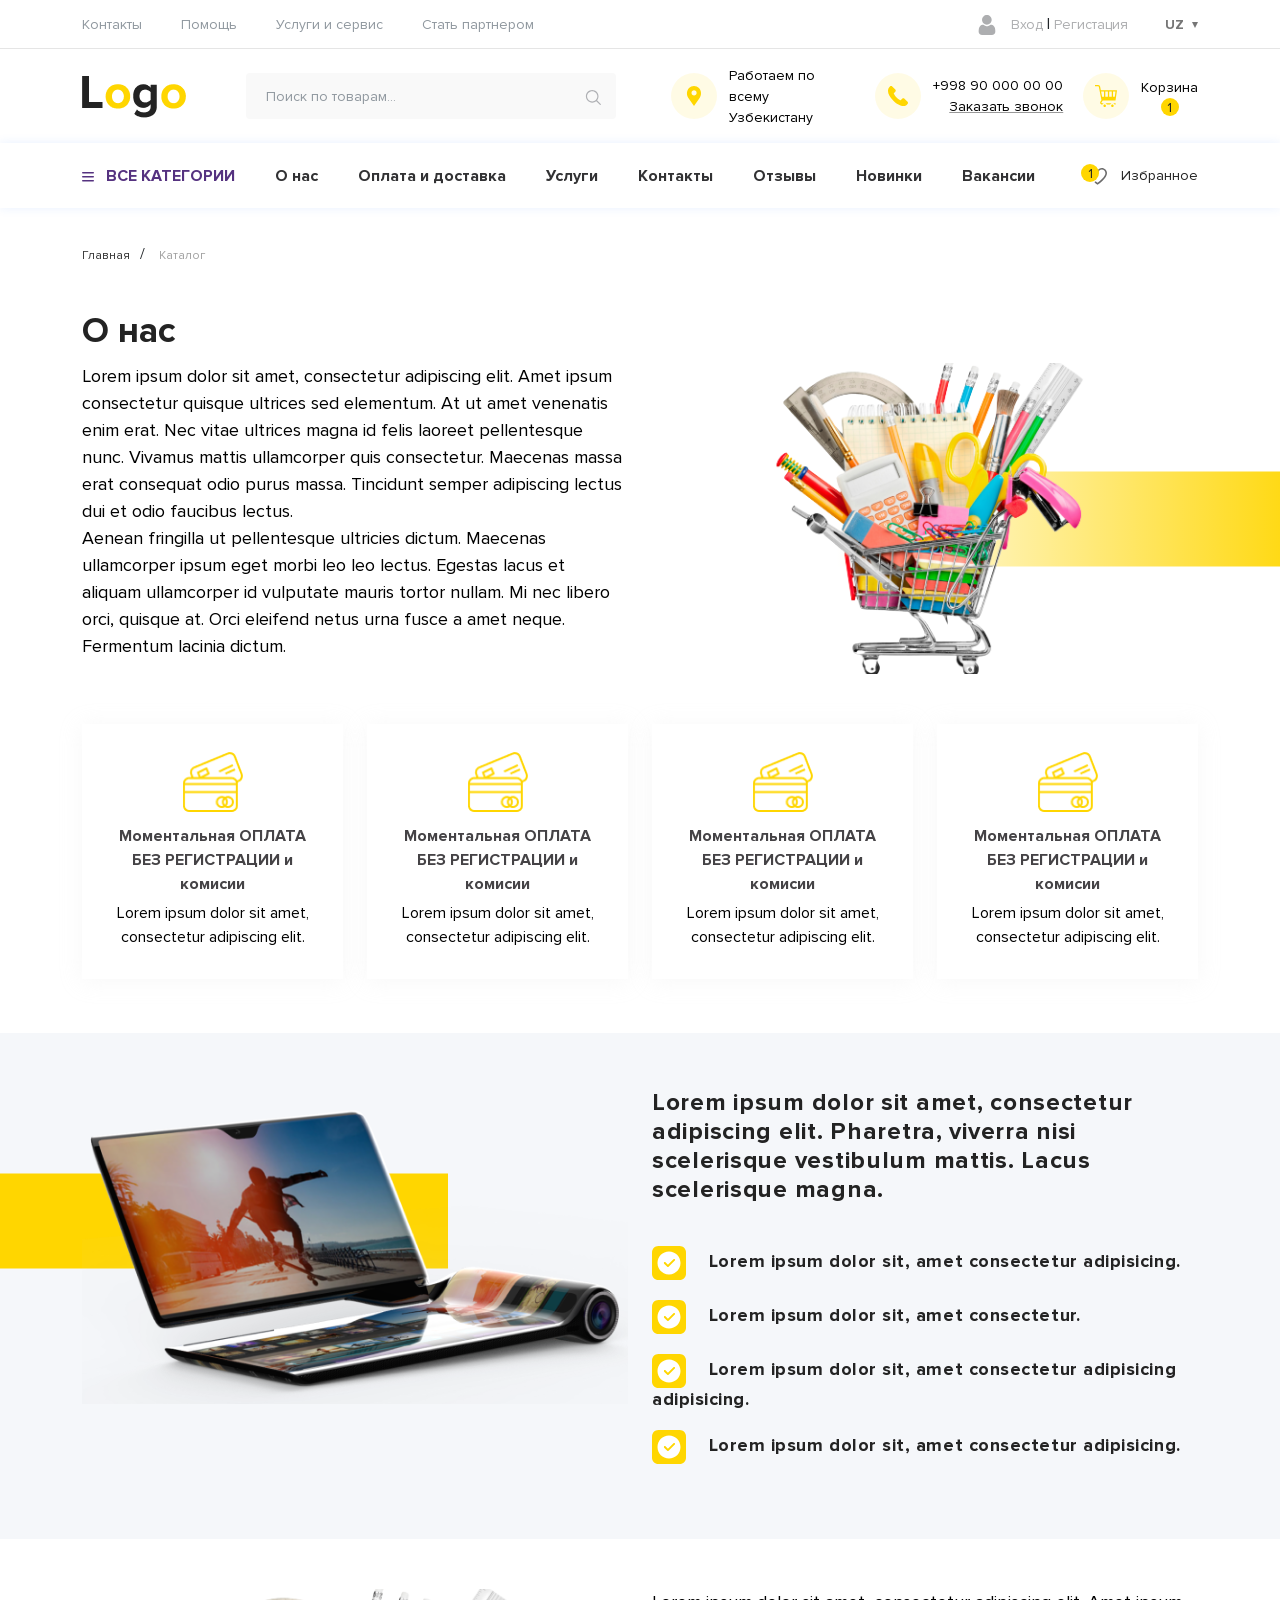
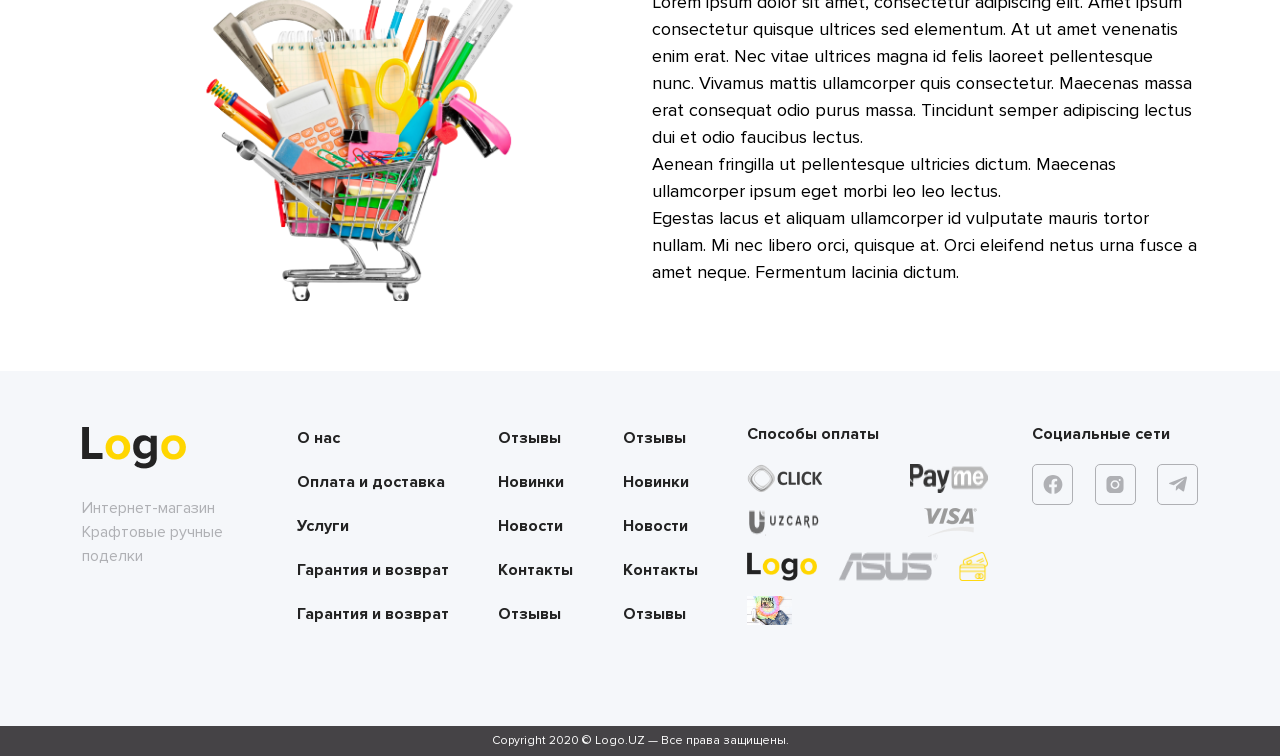
<file: aboutus.html>
<!DOCTYPE html>
<html lang="en">

<head>
    <meta charset="UTF-8">
    <meta name="viewport" content="width=device-width, initial-scale=1.0">
    <title>О нас</title>
    <link href="https://cdn.jsdelivr.net/npm/bootstrap@5.0.0-beta1/dist/css/bootstrap.min.css" rel="stylesheet"
        integrity="sha384-giJF6kkoqNQ00vy+HMDP7azOuL0xtbfIcaT9wjKHr8RbDVddVHyTfAAsrekwKmP1" crossorigin="anonymous">
    <link rel="stylesheet" href="./css/jquery.nice-number.min.css">
    <link rel="stylesheet" href="./css/swiper-bundle.min.css">
    <link rel="stylesheet" href="./css/style.css">
    <link rel="stylesheet" href="./css/media.css">
</head>

<body>

    <header class="header">
        <svg style="display: none;">
            <symbol id="header-top-user" viewBox="0 0 20 20" xmlns="http://www.w3.org/2000/svg">
                <g clip-path="url(#clip0)">
                    <path
                        d="M9.85746 9.63406C11.181 9.63406 12.3271 9.15936 13.2635 8.22278C14.1999 7.28635 14.6746 6.14057 14.6746 4.81688C14.6746 3.49364 14.1999 2.34771 13.2634 1.41097C12.3268 0.474699 11.1809 0 9.85746 0C8.53377 0 7.38799 0.474699 6.45156 1.41113C5.51513 2.34756 5.04028 3.49349 5.04028 4.81688C5.04028 6.14057 5.51513 7.2865 6.45172 8.22293C7.3883 9.1592 8.53423 9.63406 9.85746 9.63406Z" />
                    <path
                        d="M18.2862 15.379C18.2592 14.9893 18.2046 14.5642 18.1242 14.1152C18.043 13.663 17.9385 13.2354 17.8134 12.8447C17.6841 12.4408 17.5083 12.0419 17.291 11.6597C17.0655 11.2629 16.8006 10.9175 16.5034 10.6332C16.1926 10.3358 15.812 10.0967 15.372 9.9223C14.9334 9.74881 14.4474 9.66092 13.9276 9.66092C13.7234 9.66092 13.526 9.74469 13.1446 9.99295C12.91 10.146 12.6355 10.323 12.3291 10.5188C12.0671 10.6857 11.7121 10.8421 11.2738 10.9837C10.8461 11.1221 10.4118 11.1923 9.98318 11.1923C9.55456 11.1923 9.12045 11.1221 8.69229 10.9837C8.25437 10.8422 7.89945 10.6858 7.63776 10.5189C7.33427 10.325 7.05961 10.148 6.82142 9.9928C6.44056 9.74454 6.24296 9.66077 6.0388 9.66077C5.51878 9.66077 5.03295 9.74881 4.59456 9.92245C4.15481 10.0966 3.7741 10.3357 3.46297 10.6334C3.16589 10.9178 2.90084 11.2631 2.67562 11.6597C2.45849 12.0419 2.28271 12.4406 2.15332 12.8448C2.02835 13.2356 1.92383 13.663 1.84265 14.1152C1.76224 14.5635 1.70761 14.9888 1.6806 15.3794C1.65405 15.7621 1.64062 16.1593 1.64062 16.5605C1.64062 17.6045 1.9725 18.4496 2.62695 19.073C3.27331 19.688 4.12856 20.0001 5.1686 20.0001H14.7987C15.8387 20.0001 16.6937 19.6882 17.3402 19.073C17.9948 18.4501 18.3267 17.6048 18.3267 16.5603C18.3265 16.1573 18.3129 15.7598 18.2862 15.379Z" />
                </g>
                <defs>
                    <clipPath id="clip0">
                        <rect width="19.9999" height="20" fill="white" />
                    </clipPath>
                </defs>
            </symbol>
            <symbol id="header-content-input" viewBox="0 0 16 15" xmlns="http://www.w3.org/2000/svg">
                <path
                    d="M15.718 14.0044L12.0573 10.3438C12.9672 9.24957 13.5154 7.84447 13.5154 6.31347C13.5154 2.83221 10.6833 0 7.2022 0C3.72102 0 0.888885 2.83221 0.888885 6.31347C0.888885 9.79451 3.72102 12.6265 7.2022 12.6265C8.73312 12.6265 10.1383 12.0784 11.2325 11.1684L14.8933 14.8292C15.0072 14.9431 15.1565 15 15.3057 15C15.4549 15 15.6042 14.9431 15.7181 14.8292C15.9459 14.6014 15.9459 14.2322 15.718 14.0044ZM2.05527 6.31347C2.05527 3.47535 4.36416 1.16638 7.2022 1.16638C10.0402 1.16638 12.349 3.47535 12.349 6.31347C12.349 9.15136 10.0402 11.4601 7.2022 11.4601C4.36416 11.4601 2.05527 9.15136 2.05527 6.31347Z" />
            </symbol>
            <symbol id="header-content-map" viewBox="0 0 16 22" xmlns="http://www.w3.org/2000/svg">
                <path
                    d="M12.9663 3.03124C11.64 1.70491 9.87644 0.974365 8.00083 0.974365C6.12485 0.974365 4.36166 1.70491 3.03534 3.03124C0.580787 5.48542 0.275754 10.103 2.37474 12.9007L8.00083 21.0256L13.6185 12.912C15.7259 10.103 15.4209 5.48542 12.9663 3.03124ZM8.06564 10.4952C6.65253 10.4952 5.50234 9.34503 5.50234 7.93191C5.50234 6.5188 6.65253 5.3686 8.06564 5.3686C9.47876 5.3686 10.6289 6.5188 10.6289 7.93191C10.6289 9.34503 9.47876 10.4952 8.06564 10.4952Z" />
            </symbol>
            <symbol id="header-content-phone" viewBox="0 0 20 20" xmlns="http://www.w3.org/2000/svg">
                <path
                    d="M19.5511 15.806L16.4624 12.7169C15.8472 12.1042 14.8284 12.1228 14.1918 12.7597L12.6357 14.3154C12.5374 14.2612 12.4356 14.2046 12.3286 14.1446C11.346 13.6001 10.0011 12.8539 8.58579 11.4376C7.16634 10.0183 6.41938 8.67128 5.87323 7.68799C5.8156 7.58381 5.76038 7.48338 5.70586 7.388L6.75022 6.34518L7.26367 5.8311C7.90129 5.19331 7.91887 4.1748 7.3051 3.56028L4.21641 0.470905C3.60264 -0.142752 2.58339 -0.124135 1.94577 0.513654L1.07527 1.38915L1.09906 1.41277C0.807169 1.78521 0.563258 2.21477 0.381746 2.678C0.214427 3.11894 0.110254 3.53971 0.0626212 3.96134C-0.34522 7.34243 1.19984 10.4325 5.39294 14.6256C11.1891 20.4214 15.86 19.9835 16.0615 19.9622C16.5004 19.9097 16.921 19.8048 17.3484 19.6388C17.8076 19.4595 18.2369 19.2159 18.6091 18.9246L18.6281 18.9415L19.51 18.078C20.1463 17.4403 20.1646 16.4215 19.5511 15.806Z" />
            </symbol>
            <symbol id="header-content-cart" viewBox="0 0 22 22" xmlns="http://www.w3.org/2000/svg">
                <path
                    d="M11.9002 19.4219H15.1701C15.617 18.6519 16.4502 18.1328 17.4023 18.1328H9.66797C10.6202 18.1328 11.4533 18.6519 11.9002 19.4219Z"
                    fill="#FFD600" />
                <path d="M19.6346 19.4219H20.625V18.1328H17.4023C18.3545 18.1328 19.1877 18.6519 19.6346 19.4219Z"
                    fill="#FFD600" />
                <path
                    d="M6.70828 16.9688C7.18266 16.6195 7.51566 16.1154 7.65746 15.5547H20.5408L22 5.15625H5.80912L5.155 1.86394C5.11827 0.829856 4.26555 0 3.22266 0H0V1.28906H3.22266C3.57805 1.28906 3.86719 1.5782 3.86719 1.93359V1.99702L6.44445 14.9693C6.43552 15.3476 6.25028 15.7052 5.9443 15.9307C4.44963 17.0308 5.22345 19.4219 7.08984 19.4219H7.43574C7.88262 18.6519 8.71578 18.1328 9.66797 18.1328H7.08984C6.4692 18.1328 6.208 17.3366 6.70828 16.9688ZM14.1797 11.6875V6.44531H16.7578V11.6875H14.1797ZM12.8906 11.6875H10.3125V6.44531H12.8906V11.6875ZM19.782 11.6875H18.0469V6.44531H20.5176L19.782 11.6875ZM9.02344 6.44531V11.6875H7.10673L6.06525 6.44531H9.02344Z"
                    fill="#FFD600" />
                <path
                    d="M9.66797 22C10.3799 22 10.957 21.4229 10.957 20.7109C10.957 19.999 10.3799 19.4219 9.66797 19.4219C8.95604 19.4219 8.37891 19.999 8.37891 20.7109C8.37891 21.4229 8.95604 22 9.66797 22Z"
                    fill="#FFD600" />
                <path
                    d="M17.4023 22C18.1143 22 18.6914 21.4229 18.6914 20.7109C18.6914 19.999 18.1143 19.4219 17.4023 19.4219C16.6904 19.4219 16.1133 19.999 16.1133 20.7109C16.1133 21.4229 16.6904 22 17.4023 22Z"
                    fill="#FFD600" />
            </symbol>
            <symbol id="header-bottom-menu" viewBox="0 0 12 10" xmlns="http://www.w3.org/2000/svg">
                <rect width="12" height="1.5" rx="0.75" />
                <rect y="4" width="12" height="1.5" rx="0.75" />
                <rect y="8" width="12" height="1.5" rx="0.75" />
            </symbol>
            <symbol id="header__bottom-favorite" viewBox="0 0 19 17" xmlns="http://www.w3.org/2000/svg">
                <path
                    d="M5.57182 12.5685C5.87816 12.2565 5.8741 11.7556 5.56273 11.4486C2.99639 8.92635 1.58333 6.688 1.58333 5.14583C1.58333 3.18174 3.18136 1.58333 5.14583 1.58333C7.11031 1.58333 8.70833 3.18174 8.70833 5.14583C8.70833 5.58284 9.063 5.9375 9.5 5.9375C9.937 5.9375 10.2917 5.58284 10.2917 5.14583C10.2917 3.18174 11.8897 1.58333 13.8542 1.58333C15.8186 1.58333 17.4167 3.18174 17.4167 5.14583C17.4167 8.23616 12.0824 12.9005 9.50271 14.8472C9.13354 14.5658 8.56859 14.1238 7.90758 13.5687C7.57263 13.2877 7.07359 13.331 6.79256 13.6657C6.51115 14.0007 6.55464 14.4997 6.88939 14.7807C8.10898 15.8053 9.00038 16.4489 9.03768 16.4758C9.17587 16.5755 9.33765 16.625 9.5 16.625C9.66197 16.625 9.82413 16.5755 9.96232 16.4762C10.8874 15.8103 19 9.83766 19 5.14583C19 2.30851 16.6915 0 13.8542 0C12.0231 0 10.4125 0.961558 9.5 2.40592C8.58753 0.961558 6.97695 0 5.14583 0C2.30851 0 0 2.30851 0 5.14583C0 7.17293 1.4979 9.67337 4.45235 12.578C4.76392 12.8843 5.26586 12.88 5.57182 12.5685Z" />
            </symbol>
            <symbol id="product-like" viewBox="0 0 19 17" xmlns="http://www.w3.org/2000/svg">
                <path
                    d="M5.57182 12.756C5.87816 12.444 5.8741 11.9431 5.56273 11.6361C2.99639 9.11385 1.58333 6.8755 1.58333 5.33333C1.58333 3.36924 3.18136 1.77083 5.14583 1.77083C7.11031 1.77083 8.70833 3.36924 8.70833 5.33333C8.70833 5.77034 9.063 6.125 9.5 6.125C9.937 6.125 10.2917 5.77034 10.2917 5.33333C10.2917 3.36924 11.8897 1.77083 13.8542 1.77083C15.8186 1.77083 17.4167 3.36924 17.4167 5.33333C17.4167 8.42366 12.0824 13.088 9.50271 15.0347C9.13354 14.7533 8.56859 14.3113 7.90758 13.7562C7.57263 13.4752 7.07359 13.5185 6.79256 13.8532C6.51115 14.1882 6.55464 14.6872 6.88939 14.9682C8.10898 15.9928 9.00038 16.6364 9.03768 16.6633C9.17587 16.763 9.33765 16.8125 9.5 16.8125C9.66197 16.8125 9.82413 16.763 9.96232 16.6637C10.8874 15.9978 19 10.0252 19 5.33333C19 2.49601 16.6915 0.1875 13.8542 0.1875C12.0231 0.1875 10.4125 1.14906 9.5 2.59342C8.58753 1.14906 6.97695 0.1875 5.14583 0.1875C2.30851 0.1875 0 2.49601 0 5.33333C0 7.36043 1.4979 9.86087 4.45235 12.7655C4.76392 13.0718 5.26586 13.0675 5.57182 12.756Z" />
            </symbol>
            <symbol id="product-btn" viewBox="0 0 18 18" xmlns="http://www.w3.org/2000/svg">
                <path
                    d="M9.73652 15.8906H12.4119C12.7775 15.2606 13.4592 14.8359 14.2383 14.8359H7.91016C8.68922 14.8359 9.3709 15.2606 9.73652 15.8906Z" />
                <path d="M16.0646 15.8906H16.875V14.8359H14.2383C15.0173 14.8359 15.699 15.2606 16.0646 15.8906Z" />
                <path
                    d="M5.48859 13.8836C5.87672 13.5977 6.14918 13.1854 6.2652 12.7266H16.8061L18 4.21875H4.75291L4.21773 1.52504C4.18767 0.678973 3.49 0 2.63672 0H0V1.05469H2.63672C2.9275 1.05469 3.16406 1.29125 3.16406 1.58203V1.63392L5.27273 12.2476C5.26542 12.5571 5.11386 12.8497 4.86352 13.0342C3.64061 13.9343 4.27373 15.8906 5.80078 15.8906H6.08379C6.44941 15.2606 7.13109 14.8359 7.91016 14.8359H5.80078C5.29298 14.8359 5.07927 14.1845 5.48859 13.8836ZM11.6016 9.5625V5.27344H13.7109V9.5625H11.6016ZM10.5469 9.5625H8.4375V5.27344H10.5469V9.5625ZM16.1852 9.5625H14.7656V5.27344H16.7871L16.1852 9.5625ZM7.38281 5.27344V9.5625H5.8146L4.96248 5.27344H7.38281Z" />
                <path
                    d="M7.91016 18C8.49264 18 8.96484 17.5278 8.96484 16.9453C8.96484 16.3628 8.49264 15.8906 7.91016 15.8906C7.32767 15.8906 6.85547 16.3628 6.85547 16.9453C6.85547 17.5278 7.32767 18 7.91016 18Z" />
                <path
                    d="M14.2383 18C14.8208 18 15.293 17.5278 15.293 16.9453C15.293 16.3628 14.8208 15.8906 14.2383 15.8906C13.6558 15.8906 13.1836 16.3628 13.1836 16.9453C13.1836 17.5278 13.6558 18 14.2383 18Z" />
            </symbol>
            <symbol id="o'clock" viewBox="0 0 27 27" xmlns="http://www.w3.org/2000/svg">
                <path
                    d="M26.948 14.7468C26.7055 12.3084 25.6162 10.0096 23.8804 8.27386C22.3971 6.79058 20.5815 5.83739 18.6712 5.41356V4.07366C19.4514 3.87954 20.0314 3.17326 20.0314 2.33377C20.0314 1.34509 19.2271 0.540771 18.2384 0.540771H14.4415C13.4528 0.540771 12.6485 1.34509 12.6485 2.33377C12.6485 3.17321 13.2285 3.87949 14.0087 4.07366V5.4173C12.1042 5.84293 10.2946 6.7948 8.81548 8.27391C8.49179 8.5976 8.19331 8.93716 7.92009 9.29007C7.90685 9.28907 7.89362 9.28806 7.88012 9.28806H4.12215C3.83095 9.28806 3.5948 9.52416 3.5948 9.81542C3.5948 10.1067 3.83095 10.3428 4.12215 10.3428H7.20252C6.81587 10.9901 6.5041 11.6699 6.26679 12.3697H0.527352C0.236148 12.3697 0 12.6058 0 12.897C0 13.1883 0.236148 13.4244 0.527352 13.4244H5.96878C5.8168 14.0916 5.72957 14.7705 5.70706 15.4514H3.37505C3.08385 15.4514 2.8477 15.6875 2.8477 15.9787C2.8477 16.27 3.08385 16.5061 3.37505 16.5061H5.72388C5.76839 17.1887 5.87813 17.8677 6.05316 18.5331H2.63676C2.34556 18.5331 2.10941 18.7692 2.10941 19.0604C2.10941 19.3517 2.34556 19.5878 2.63676 19.5878H6.38971C6.90705 20.9563 7.71553 22.239 8.81548 23.3389C10.5529 25.0763 12.854 26.166 15.2949 26.4071C15.6433 26.4415 15.9919 26.4585 16.3401 26.4585C18.3979 26.4585 20.4296 25.863 22.1535 24.7404C22.3976 24.5814 22.4666 24.2547 22.3077 24.0107C22.1487 23.7666 21.822 23.6976 21.578 23.8565C17.8044 26.3138 12.7506 25.7825 9.56126 22.5932C5.81907 18.851 5.81907 12.762 9.56126 9.01975C13.3034 5.27761 19.3924 5.27761 23.1346 9.01975C26.3198 12.205 26.854 17.2544 24.4048 21.0261C24.2462 21.2704 24.3156 21.597 24.5598 21.7556C24.8042 21.9142 25.1307 21.8448 25.2893 21.6005C26.5979 19.5852 27.1869 17.1513 26.948 14.7468ZM13.7032 2.33382C13.7032 1.92671 14.0344 1.59553 14.4415 1.59553H18.2384C18.6455 1.59553 18.9767 1.92671 18.9767 2.33382C18.9767 2.74094 18.6455 3.07211 18.2384 3.07211H18.1438H14.536H14.4415C14.0344 3.07211 13.7032 2.74088 13.7032 2.33382ZM15.0634 5.236V4.12682H17.6165V5.2341C16.7687 5.13327 15.911 5.1339 15.0634 5.236Z" />
                <path
                    d="M23.5078 22.4386C23.3685 22.4386 23.233 22.495 23.135 22.5931C23.0364 22.6912 22.9804 22.8273 22.9804 22.9659C22.9804 23.1046 23.0364 23.2407 23.135 23.3388C23.233 23.4374 23.3686 23.4933 23.5078 23.4933C23.6465 23.4933 23.782 23.4374 23.8806 23.3388C23.9787 23.2407 24.0351 23.1046 24.0351 22.9659C24.0351 22.8273 23.9787 22.6912 23.8806 22.5931C23.782 22.495 23.6464 22.4386 23.5078 22.4386Z"
                    fill="#FFD600" />
                <path
                    d="M16.348 7.62573C11.8371 7.62573 8.16725 11.2956 8.16725 15.8065C8.16725 20.3174 11.8371 23.9872 16.348 23.9872C20.8589 23.9872 24.5288 20.3174 24.5288 15.8065C24.5288 11.2956 20.8589 7.62573 16.348 7.62573ZM16.348 22.9325C12.4187 22.9325 9.22196 19.7358 9.22196 15.8065C9.22196 11.8772 12.4187 8.68044 16.348 8.68044C20.2774 8.68044 23.4741 11.8772 23.4741 15.8065C23.4741 19.7358 20.2774 22.9325 16.348 22.9325Z" />
                <path
                    d="M19.6838 11.7245L17.0718 14.3364C16.8534 14.2284 16.6077 14.1674 16.348 14.1674C16.0882 14.1674 15.8426 14.2284 15.6241 14.3364L14.4551 13.1675C14.2492 12.9615 13.9154 12.9615 13.7093 13.1675C13.5034 13.3734 13.5034 13.7073 13.7093 13.9132L14.8783 15.0822C14.7702 15.3007 14.7093 15.5464 14.7093 15.8061C14.7093 16.7096 15.4444 17.4448 16.348 17.4448C17.2516 17.4448 17.9867 16.7096 17.9867 15.8061C17.9867 15.5464 17.9256 15.3007 17.8176 15.0822L20.3529 12.5469L20.4295 12.4703C20.6355 12.2644 20.6355 11.9304 20.4295 11.7245C20.2236 11.5186 19.8898 11.5186 19.6838 11.7245ZM16.348 16.3901C16.026 16.3901 15.764 16.1281 15.764 15.8061C15.764 15.4841 16.026 15.2221 16.348 15.2221C16.67 15.2221 16.932 15.4841 16.932 15.8061C16.932 16.1281 16.67 16.3901 16.348 16.3901Z" />
                <path
                    d="M21.9863 15.2854H21.4977C21.2065 15.2854 20.9704 15.5215 20.9704 15.8127C20.9704 16.104 21.2065 16.3401 21.4977 16.3401H21.9863C22.2775 16.3401 22.5136 16.104 22.5136 15.8127C22.5136 15.5215 22.2775 15.2854 21.9863 15.2854Z"
                    fill="#FFD600" />
                <path
                    d="M11.1981 15.2728H10.7096C10.4184 15.2728 10.1822 15.5089 10.1822 15.8002C10.1822 16.0914 10.4184 16.3275 10.7096 16.3275H11.1981C11.4893 16.3275 11.7254 16.0914 11.7254 15.8002C11.7254 15.5089 11.4893 15.2728 11.1981 15.2728Z"
                    fill="#FFD600" />
                <path
                    d="M16.3544 11.1835C16.6456 11.1835 16.8817 10.9474 16.8817 10.6561V10.1676C16.8817 9.87635 16.6456 9.64026 16.3544 9.64026C16.0632 9.64026 15.8271 9.87635 15.8271 10.1676V10.6561C15.8271 10.9474 16.0632 11.1835 16.3544 11.1835Z"
                    fill="#FFD600" />
                <path
                    d="M16.3416 20.4286C16.0504 20.4286 15.8142 20.6647 15.8142 20.9559V21.4445C15.8142 21.7357 16.0504 21.9718 16.3416 21.9718C16.6328 21.9718 16.8689 21.7357 16.8689 21.4445V20.9559C16.8689 20.6647 16.6328 20.4286 16.3416 20.4286Z"
                    fill="#FFD600" />
                <path
                    d="M0.527344 18.5327C0.388652 18.5327 0.252598 18.5891 0.154512 18.6872C0.0564258 18.7853 0 18.9214 0 19.0601C0 19.1993 0.0563731 19.3348 0.154512 19.4329C0.25265 19.531 0.388652 19.5874 0.527344 19.5874C0.666035 19.5874 0.80209 19.531 0.900123 19.4329C0.998209 19.3348 1.05469 19.1988 1.05469 19.0601C1.05469 18.9214 0.998262 18.7853 0.900123 18.6872C0.80209 18.5891 0.666035 18.5327 0.527344 18.5327Z" />
            </symbol>
            <symbol id="footer-social-facebook" viewBox="0 0 20 19" xmlns="http://www.w3.org/2000/svg">
                <path
                    d="M19.3958 9.49984C19.3958 4.31066 15.1891 0.104004 9.99996 0.104004C4.81078 0.104004 0.604126 4.31066 0.604126 9.49984C0.604126 14.1895 4.04003 18.0767 8.53186 18.7815V12.2158H6.1462V9.49984H8.53186V7.42982C8.53186 5.07499 9.93463 3.77425 12.0808 3.77425C13.1088 3.77425 14.184 3.95776 14.184 3.95776V6.27002H12.9993C11.8321 6.27002 11.4681 6.99434 11.4681 7.73738V9.49984H14.0739L13.6574 12.2158H11.4681V18.7815C15.9599 18.0767 19.3958 14.1895 19.3958 9.49984Z" />
            </symbol>
            <symbol id="footer-social-instagram" viewBox="0 0 18 19" xmlns="http://www.w3.org/2000/svg">
                <path fill-rule="evenodd" clip-rule="evenodd"
                    d="M9.00004 0.958496H5.41006C4.68984 0.958496 4.05514 1.12953 3.57702 1.25836C3.47989 1.28454 3.38921 1.30897 3.3056 1.32987C2.68664 1.57746 2.19147 1.82504 1.82009 2.32021C1.32492 2.81538 1.07734 3.31055 0.829758 3.80571L0.829755 3.80572C0.58217 4.30089 0.458374 5.04364 0.458374 5.91019V9.50016V13.0901C0.458374 13.8104 0.629405 14.4451 0.758241 14.9232C0.784416 15.0203 0.80885 15.111 0.829755 15.1946C1.07734 15.8136 1.32492 16.3087 1.82009 16.6801C2.31526 17.0515 2.81043 17.4229 3.3056 17.6705C3.80077 17.918 4.54352 18.0418 5.41006 18.0418H9.00004H12.59C13.3102 18.0418 13.9449 17.8708 14.4231 17.742C14.5202 17.7158 14.6109 17.6914 14.6945 17.6705C15.3134 17.4229 15.8086 17.1753 16.18 16.6801C16.5514 16.1849 16.9227 15.6898 17.1703 15.1946C17.4179 14.6994 17.5417 13.9567 17.5417 13.0901V9.50016V5.91019C17.5417 5.18998 17.3707 4.55528 17.2418 4.07716C17.2157 3.98002 17.1912 3.88934 17.1703 3.80572C16.9227 3.18676 16.6752 2.69159 16.18 2.32021C15.6848 1.82505 15.1897 1.57746 14.6945 1.32988L14.6945 1.32987C14.1993 1.08229 13.4566 0.958496 12.59 0.958496H9.00004ZM14.6938 5.04356C14.6938 5.66252 14.1986 6.0339 13.7035 6.0339C13.2083 6.0339 12.7131 5.53873 12.7131 5.04356C12.7131 4.4246 13.2083 4.05322 13.7035 4.05322C14.1986 4.05322 14.6938 4.4246 14.6938 5.04356ZM8.99961 12.4707C7.39031 12.4707 6.15238 11.2328 6.15238 9.62352C6.15238 8.01422 7.39031 6.77629 8.99961 6.77629C10.6089 6.77629 11.8468 8.01422 11.8468 9.62352C11.8468 11.2328 10.6089 12.4707 8.99961 12.4707ZM8.99961 5.16699C6.52377 5.16699 4.54309 7.14767 4.54309 9.62352C4.54309 12.0994 6.52377 14.08 8.99961 14.08C11.4755 14.08 13.4561 12.0994 13.4561 9.62352C13.4561 7.14767 11.4755 5.16699 8.99961 5.16699Z" />
            </symbol>
            <symbol id="footer-social-telegram" viewBox="0 0 18 16" xmlns="http://www.w3.org/2000/svg">
                <path
                    d="M7.06276 10.3856L6.76501 14.5736C7.19101 14.5736 7.37551 14.3906 7.59676 14.1708L9.59401 12.2621L13.7325 15.2928C14.4915 15.7158 15.0263 15.4931 15.231 14.5946L17.9475 1.86557L17.9483 1.86482C18.189 0.742816 17.5425 0.304066 16.803 0.579316L0.835511 6.69257C-0.254239 7.11557 -0.237739 7.72307 0.650261 7.99832L4.73251 9.26807L14.2148 3.33482C14.661 3.03932 15.0668 3.20282 14.733 3.49832L7.06276 10.3856Z" />
            </symbol>
            <symbol id="product-info__reviews-icon" viewBox="0 0 12 12" xmlns="http://www.w3.org/2000/svg">
                <path fill-rule="evenodd" clip-rule="evenodd"
                    d="M5.808 0.658285C5.864 0.466285 6.136 0.466286 6.192 0.658286L7.31284 4.50116C7.33773 4.58649 7.41595 4.64516 7.50484 4.64516H11.3967C11.5893 4.64516 11.6706 4.89053 11.5162 5.00555L8.44343 7.29462C8.37188 7.34792 8.34429 7.44216 8.37579 7.52563L9.84477 11.4178C9.91341 11.5996 9.70846 11.7626 9.54671 11.6548L6.11094 9.36428C6.04376 9.3195 5.95624 9.3195 5.88906 9.36428L2.45329 11.6548C2.29154 11.7626 2.08659 11.5996 2.15523 11.4178L3.62421 7.52563C3.65571 7.44216 3.62812 7.34792 3.55657 7.29462L0.483777 5.00555C0.329378 4.89053 0.410726 4.64516 0.603257 4.64516H4.49516C4.58405 4.64516 4.66227 4.58649 4.68716 4.50116L5.808 0.658285Z" />
            </symbol>
            <symbol id="like" viewBox="0 0 13 12" xmlns="http://www.w3.org/2000/svg">
                <path
                    d="M1.30434 5.21729C0.585393 5.21729 0 5.80268 0 6.52163V10.6956C0 11.4145 0.585393 11.9999 1.30434 11.9999H2.86956C3.16331 11.9999 3.43356 11.9008 3.65218 11.7359V5.21729H1.30434Z" />
                <path
                    d="M12.5217 7.17392C12.5217 6.86037 12.3975 6.56818 12.182 6.35269C12.4257 6.08609 12.5498 5.72869 12.5159 5.3567C12.4549 4.69356 11.8575 4.17391 11.1552 4.17391H7.93244C8.09209 3.6892 8.34774 2.80069 8.34774 2.08695C8.34774 0.955299 7.38618 0 6.78251 0C6.24043 0 5.85329 0.305218 5.83661 0.31774C5.77505 0.367313 5.73905 0.442444 5.73905 0.521732V2.29095L4.23644 5.54609L4.17383 5.57791V11.1699C4.59852 11.3703 5.1359 11.4783 5.47817 11.4783H10.2672C10.8354 11.4783 11.3326 11.0953 11.4495 10.5668C11.5095 10.295 11.4745 10.0211 11.3551 9.78315C11.7406 9.58906 11.9999 9.19201 11.9999 8.73914C11.9999 8.55445 11.9577 8.37758 11.8773 8.21741C12.2629 8.02332 12.5217 7.62627 12.5217 7.17392Z" />
            </symbol>
            <symbol id="dislike" viewBox="0 0 13 12" xmlns="http://www.w3.org/2000/svg">
                <path
                    d="M1.30434 6.78271C0.585393 6.78271 0 6.19732 0 5.47837V1.30444C0 0.585489 0.585393 9.63211e-05 1.30434 9.63211e-05H2.86956C3.16331 9.63211e-05 3.43356 0.0992188 3.65218 0.264105V6.78271H1.30434Z" />
                <path
                    d="M12.5217 4.82608C12.5217 5.13963 12.3975 5.43182 12.182 5.64731C12.4257 5.91391 12.5498 6.27131 12.5159 6.6433C12.4549 7.30644 11.8575 7.82609 11.1552 7.82609H7.93244C8.09209 8.3108 8.34774 9.19931 8.34774 9.91305C8.34774 11.0447 7.38618 12 6.78251 12C6.24043 12 5.85329 11.6948 5.83661 11.6823C5.77505 11.6327 5.73905 11.5576 5.73905 11.4783V9.70905L4.23644 6.45391L4.17383 6.42209V0.830067C4.59852 0.629719 5.1359 0.521718 5.47817 0.521718H10.2672C10.8354 0.521718 11.3326 0.904684 11.4495 1.43319C11.5095 1.70503 11.4745 1.97894 11.3551 2.21685C11.7406 2.41094 11.9999 2.80799 11.9999 3.26086C11.9999 3.44555 11.9577 3.62242 11.8773 3.78259C12.2629 3.97668 12.5217 4.37373 12.5217 4.82608Z" />
            </symbol>
            <symbol id="delivery" viewBox="0 0 19 11" xmlns="http://www.w3.org/2000/svg">
                <path
                    d="M18.4179 5.33588L16.6835 2.52338C16.5795 2.3535 16.391 2.25 16.1875 2.25H12.7188V0.5625C12.7188 0.252 12.4598 0 12.1406 0H4.04688C3.72775 0 3.46875 0.252 3.46875 0.5625V1.125H0.578125C0.259 1.125 0 1.377 0 1.6875C0 1.998 0.259 2.25 0.578125 2.25H3.46875V3.375H1.73438C1.41525 3.375 1.15625 3.627 1.15625 3.9375C1.15625 4.248 1.41525 4.5 1.73438 4.5H3.46875V5.625H2.89062C2.5715 5.625 2.3125 5.877 2.3125 6.1875C2.3125 6.498 2.5715 6.75 2.89062 6.75H3.46875V8.4375C3.46875 8.748 3.72775 9 4.04688 9H5.88763C6.12697 9.65362 6.76291 10.125 7.51562 10.125C8.26834 10.125 8.90428 9.65362 9.14363 9H12.1406H12.7188H13.9814C14.2207 9.65362 14.8567 10.125 15.6094 10.125C16.3621 10.125 16.998 9.65362 17.2374 9H17.9219C18.241 9 18.5 8.748 18.5 8.4375V5.625C18.5 5.52262 18.4722 5.4225 18.4179 5.33588ZM7.51562 9C7.1965 9 6.9375 8.74687 6.9375 8.4375C6.9375 8.12813 7.1965 7.875 7.51562 7.875C7.83475 7.875 8.09375 8.12813 8.09375 8.4375C8.09375 8.74687 7.83475 9 7.51562 9ZM15.6094 9C15.2914 9 15.0312 8.74687 15.0312 8.4375C15.0312 8.12813 15.2914 7.875 15.6094 7.875C15.9273 7.875 16.1875 8.12813 16.1875 8.4375C16.1875 8.74687 15.9273 9 15.6094 9ZM13.875 5.625V3.375H15.8603L17.2478 5.625H13.875Z" />
            </symbol>
            <symbol id="payment-card" viewBox="0 0 14 9" xmlns="http://www.w3.org/2000/svg">
                <path d="M13.4446 2.16669H0.0834961V3.25003H13.4446V2.16669Z" />
                <path
                    d="M0.0834961 3.79169V7.31252C0.0834961 8.05893 0.708127 8.66668 1.47527 8.66668H12.0528C12.8199 8.66668 13.4446 8.05893 13.4446 7.31252V3.79169H0.0834961ZM2.032 5.41668H4.25884C4.41249 5.41668 4.5372 5.53803 4.5372 5.68753C4.5372 5.83702 4.41249 5.95834 4.25884 5.95834H2.032C1.87834 5.95834 1.75363 5.837 1.75363 5.6875C1.75363 5.538 1.87834 5.41668 2.032 5.41668ZM5.92897 7.04168H2.032C1.87834 7.04168 1.75363 6.92034 1.75363 6.77084C1.75363 6.62134 1.87834 6.5 2.032 6.5H5.92897C6.08262 6.5 6.20734 6.62134 6.20734 6.77084C6.20734 6.92034 6.08317 7.04168 5.92897 7.04168Z" />
                <path
                    d="M12.0528 0H1.47527C0.708127 0 0.0834961 0.607749 0.0834961 1.35418V1.62502H13.4446V1.35418C13.4446 0.607749 12.82 0 12.0528 0Z" />
            </symbol>
            <symbol id="emptyStar" viewBox="0 0 13 12" xmlns="http://www.w3.org/2000/svg">
                <path fill-rule="evenodd" clip-rule="evenodd"
                    d="M6.36401 0.639085C6.42099 0.44899 6.69018 0.44899 6.74716 0.639085L7.90532 4.50259C7.93068 4.58721 8.00856 4.64516 8.09689 4.64516H12.1055C12.2994 4.64516 12.3799 4.89333 12.2229 5.0071L9.06754 7.29415C8.99396 7.34747 8.96559 7.4437 8.99845 7.52841L10.5093 11.4232C10.5794 11.6041 10.3768 11.7689 10.214 11.6633L6.66442 9.36092C6.59822 9.31798 6.51295 9.31798 6.44674 9.36092L2.89721 11.6633C2.73441 11.7689 2.53173 11.6041 2.60191 11.4232L4.11272 7.52841C4.14558 7.4437 4.1172 7.34747 4.04363 7.29415L0.888267 5.0071C0.731302 4.89333 0.811781 4.64516 1.00564 4.64516H5.01427C5.10261 4.64516 5.18048 4.58721 5.20585 4.50259L6.36401 0.639085Z" />
            </symbol>
            <symbol id="arrow" viewBox="0 0 11 11" xmlns="http://www.w3.org/2000/svg">
                <path fill-rule="evenodd" clip-rule="evenodd"
                    d="M10.4753 6.04904L6.26335 10.2611C5.89723 10.6272 5.30364 10.6272 4.93753 10.2611L0.524519 6.04904C0.158402 5.68292 0.158402 5.08933 0.524519 4.72321C0.890635 4.3571 1.48423 4.3571 1.85034 4.72321L4.66294 7.33489L4.66294 1.34821C4.66294 0.830447 5.08267 0.410714 5.60044 0.410714C6.1182 0.410714 6.53794 0.830447 6.53794 1.34821L6.53794 7.33489L9.14952 4.72321C9.51563 4.3571 10.1092 4.3571 10.4753 4.72321C10.8415 5.08933 10.8415 5.68292 10.4753 6.04904Z" />
            </symbol>
            <symbol id="arrow-down" viewBox="0 0 8 4" xmlns="http://www.w3.org/2000/svg">
                <path d="M4 4L7.4641 0.25H0.535898L4 4Z" />
            </symbol>
            <symbol id="sale" viewBox="0 0 23 21" xmlns="http://www.w3.org/2000/svg">
                <path
                    d="M20.2324 3.67633L20.5245 1.78746C20.5492 1.62747 20.5391 1.46404 20.4948 1.30833C20.4505 1.15262 20.3731 1.00831 20.268 0.885238C20.1628 0.762168 20.0323 0.663244 19.8854 0.595219C19.7385 0.527195 19.5787 0.491674 19.4168 0.491081C19.3599 0.491065 19.3031 0.495327 19.2469 0.503831L13.4719 1.36633C12.9161 1.45046 12.4015 1.70964 12.003 2.10621L0.768049 13.3375C0.663563 13.4419 0.580679 13.566 0.52413 13.7025C0.467582 13.839 0.438477 13.9853 0.438477 14.133C0.438477 14.2808 0.467582 14.4271 0.52413 14.5636C0.580679 14.7001 0.663563 14.8241 0.768049 14.9286L6.0713 20.2315C6.28557 20.4362 6.57051 20.5504 6.86686 20.5504C7.16321 20.5504 7.44815 20.4362 7.66242 20.2315L14.1814 13.7125C14.6952 17.2468 16.2443 19.75 18.1245 19.75C20.4375 19.75 22.2495 15.9625 22.2495 11.125C22.2495 7.91046 21.4485 5.16021 20.2324 3.67633ZM12.2344 5.05296L13.5604 3.72696C13.595 3.69114 13.6364 3.66257 13.6821 3.64292C13.7279 3.62326 13.7771 3.61292 13.8269 3.61249C13.8767 3.61205 13.9261 3.62154 13.9722 3.6404C14.0182 3.65925 14.0601 3.6871 14.0953 3.72231C14.1305 3.75752 14.1584 3.79939 14.1772 3.84547C14.1961 3.89156 14.2056 3.94094 14.2051 3.99073C14.2047 4.04052 14.1944 4.08973 14.1747 4.13548C14.1551 4.18123 14.1265 4.22261 14.0907 4.25721L13.0298 5.31808L14.0907 6.37858L14.6209 5.84833C14.6916 5.78002 14.7864 5.74222 14.8847 5.74308C14.983 5.74393 15.0771 5.78337 15.1466 5.8529C15.2161 5.92243 15.2556 6.01648 15.2564 6.11481C15.2573 6.21313 15.2195 6.30786 15.1512 6.37858L14.6209 6.90883L15.6814 7.96971L16.7423 6.90883C16.7769 6.87301 16.8183 6.84445 16.864 6.82479C16.9098 6.80514 16.959 6.79479 17.0088 6.79436C17.0586 6.79393 17.1079 6.80342 17.154 6.82227C17.2001 6.84113 17.242 6.86897 17.2772 6.90418C17.3124 6.93939 17.3403 6.98126 17.3591 7.02735C17.378 7.07343 17.3874 7.12281 17.387 7.17261C17.3866 7.2224 17.3762 7.27161 17.3566 7.31736C17.3369 7.36311 17.3084 7.40449 17.2725 7.43908L15.9465 8.76508C15.8762 8.83538 15.7809 8.87488 15.6814 8.87488C15.582 8.87488 15.4866 8.83538 15.4163 8.76508L12.2344 5.58321C12.1641 5.51288 12.1246 5.41752 12.1246 5.31808C12.1246 5.21864 12.1641 5.12328 12.2344 5.05296ZM8.19267 16.5193L7.1318 17.5798C7.0608 17.6465 6.96665 17.6829 6.86927 17.6814C6.77189 17.6799 6.67891 17.6406 6.61002 17.5717C6.54113 17.5029 6.50172 17.4099 6.50014 17.3126C6.49856 17.2152 6.53493 17.121 6.60155 17.05L7.66205 15.9891C7.69691 15.9543 7.72457 15.9129 7.74345 15.8674C7.76232 15.8218 7.77203 15.773 7.77203 15.7238C7.77203 15.6745 7.76232 15.6257 7.74345 15.5802C7.72457 15.5346 7.69691 15.4933 7.66205 15.4585L7.1318 14.9282C7.09697 14.8933 7.05561 14.8657 7.01009 14.8468C6.96456 14.8279 6.91577 14.8182 6.86649 14.8182C6.8172 14.8182 6.76841 14.8279 6.72288 14.8468C6.67736 14.8657 6.636 14.8933 6.60117 14.9282L6.07092 15.4585C5.96645 15.5629 5.84243 15.6458 5.70592 15.7024C5.56942 15.7589 5.42311 15.788 5.27536 15.788C5.12761 15.788 4.9813 15.7589 4.8448 15.7024C4.70829 15.6458 4.58427 15.5629 4.4798 15.4585L3.94955 14.9282C3.84506 14.8237 3.76218 14.6997 3.70563 14.5632C3.64908 14.4267 3.61998 14.2804 3.61998 14.1326C3.61998 13.9849 3.64908 13.8386 3.70563 13.7021C3.76218 13.5656 3.84506 13.4415 3.94955 13.3371L5.01005 12.2766C5.08077 12.2083 5.1755 12.1705 5.27382 12.1713C5.37215 12.1722 5.4662 12.2116 5.53573 12.2811C5.60526 12.3507 5.6447 12.4447 5.64555 12.5431C5.64641 12.6414 5.60861 12.7361 5.5403 12.8068L4.4798 13.8673C4.44493 13.9022 4.41727 13.9435 4.3984 13.989C4.37953 14.0346 4.36982 14.0834 4.36982 14.1326C4.36982 14.1819 4.37953 14.2307 4.3984 14.2762C4.41727 14.3218 4.44493 14.3631 4.4798 14.398L5.01005 14.9282C5.04488 14.9631 5.08623 14.9907 5.13176 15.0096C5.17728 15.0285 5.22608 15.0382 5.27536 15.0382C5.32464 15.0382 5.37344 15.0285 5.41896 15.0096C5.46449 14.9907 5.50585 14.9631 5.54067 14.9282L6.07092 14.398C6.17539 14.2935 6.29942 14.2106 6.43592 14.154C6.57243 14.0975 6.71873 14.0684 6.86649 14.0684C7.01424 14.0684 7.16054 14.0975 7.29705 14.154C7.43355 14.2106 7.55758 14.2935 7.66205 14.398L8.1923 14.9282C8.29678 15.0327 8.37967 15.1567 8.43622 15.2932C8.49277 15.4297 8.52187 15.576 8.52187 15.7238C8.52187 15.8715 8.49277 16.0178 8.43622 16.1543C8.37967 16.2908 8.29678 16.4149 8.1923 16.5193H8.19267ZM12.0709 12.625C12.0456 12.6672 12.0122 12.704 11.9726 12.7333C11.933 12.7626 11.8881 12.7839 11.8403 12.7958C11.7925 12.8078 11.7429 12.8102 11.6942 12.8029C11.6455 12.7957 11.5987 12.7789 11.5564 12.7536L10.4817 12.1086L9.30492 13.2853L9.94992 14.3601C10.0011 14.4454 10.0164 14.5475 9.9923 14.644C9.96821 14.7405 9.90677 14.8235 9.82149 14.8748C9.7362 14.926 9.63406 14.9412 9.53754 14.9171C9.44102 14.8931 9.35802 14.8316 9.3068 14.7463L6.9203 10.7687C6.87731 10.697 6.8595 10.6131 6.86969 10.5301C6.87988 10.4471 6.91749 10.37 6.97655 10.3108L7.50717 9.78021C7.56631 9.72115 7.64348 9.68353 7.72644 9.67334C7.80939 9.66315 7.89337 9.68097 7.96505 9.72396L11.9427 12.1105C12.0279 12.1617 12.0893 12.2447 12.1133 12.3412C12.1374 12.4376 12.1221 12.5397 12.0709 12.625ZM13.185 11.5266C13.1147 11.5969 13.0194 11.6364 12.9199 11.6364C12.8205 11.6364 12.7251 11.5969 12.6548 11.5266L9.47292 8.34471C9.43711 8.31011 9.40854 8.26873 9.38889 8.22298C9.36923 8.17723 9.35889 8.12802 9.35845 8.07823C9.35802 8.02844 9.36751 7.97906 9.38636 7.93297C9.40522 7.88689 9.43307 7.84502 9.46828 7.80981C9.50348 7.7746 9.54535 7.74675 9.59144 7.7279C9.63753 7.70904 9.68691 7.69955 9.7367 7.69999C9.78649 7.70042 9.8357 7.71076 9.88145 7.73042C9.9272 7.75007 9.96858 7.77864 10.0032 7.81446L12.9199 10.7312L14.2459 9.40521C14.3166 9.3369 14.4114 9.2991 14.5097 9.29995C14.608 9.30081 14.7021 9.34025 14.7716 9.40977C14.8411 9.4793 14.8806 9.57336 14.8814 9.67168C14.8823 9.77 14.8445 9.86473 14.7762 9.93546L13.185 11.5266ZM18.1245 19C16.5765 19 15.237 16.4151 14.8587 13.0352L18.9 8.99346C19.2959 8.59946 19.5549 8.08878 19.6388 7.53658L20.067 4.75258C19.8581 4.38658 19.5952 4.05421 19.287 3.76671C19.1779 3.94887 19.0313 4.10575 18.8569 4.22694C18.6825 4.34814 18.4844 4.43087 18.2756 4.46966C18.0668 4.50845 17.8521 4.50241 17.6459 4.45193C17.4396 4.40146 17.2464 4.30771 17.0791 4.1769C16.9118 4.04609 16.7743 3.88121 16.6755 3.69319C16.5768 3.50518 16.5192 3.29832 16.5065 3.08634C16.4938 2.87436 16.5263 2.6621 16.6019 2.46364C16.6774 2.26518 16.7943 2.08506 16.9448 1.93521C17.2307 1.66273 17.6105 1.51074 18.0055 1.51074C18.4004 1.51074 18.7803 1.66273 19.0662 1.93521C19.3442 2.21225 19.5016 2.58785 19.5042 2.98033C19.777 3.17976 20.0225 3.41414 20.2343 3.67746L20.0704 4.74283C20.9269 6.18696 21.4995 8.53071 21.4995 11.125C21.4995 15.3936 19.9538 19 18.1245 19Z" />
            </symbol>
            <symbol id="delete" width="21" height="21" viewBox="0 0 21 21" xmlns="http://www.w3.org/2000/svg">
                <g clip-path="url(#clip0)">
                    <path
                        d="M17.444 2.10648H13.6929V0.684797C13.6929 0.306633 13.3863 0 13.0081 0H7.99226C7.61409 0 7.30746 0.306592 7.30746 0.684797V2.10648H3.55638C3.17821 2.10648 2.87158 2.41307 2.87158 2.79128V4.89772C2.87158 5.27588 3.17817 5.58251 3.55638 5.58251H3.76441L4.39031 20.3443C4.40581 20.7108 4.70756 21 5.07445 21H15.9259C16.2928 21 16.5945 20.7108 16.61 20.3442L17.2359 5.58247H17.4439C17.8221 5.58247 18.1287 5.27588 18.1287 4.89768V2.79128C18.1288 2.41303 17.8222 2.10648 17.444 2.10648ZM8.67706 1.36955H12.3233V2.10648H8.67706V1.36955ZM15.2696 19.6304H5.73082L5.13519 5.58251H15.8651L15.2696 19.6304ZM16.7592 4.21292C16.137 4.21292 4.61393 4.21292 4.24118 4.21292V3.47603H16.7592V4.21292Z" />
                    <path
                        d="M7.74486 7.68245C7.36669 7.68245 7.06006 7.98904 7.06006 8.36725V16.8457C7.06006 17.2239 7.36665 17.5305 7.74486 17.5305C8.12302 17.5305 8.42965 17.224 8.42965 16.8457V8.36725C8.42961 7.98904 8.12302 7.68245 7.74486 7.68245Z" />
                    <path
                        d="M10.5002 7.68245C10.1221 7.68245 9.81543 7.98904 9.81543 8.36725V16.8457C9.81543 17.2239 10.122 17.5305 10.5002 17.5305C10.8784 17.5305 11.185 17.224 11.185 16.8457V8.36725C11.185 7.98904 10.8784 7.68245 10.5002 7.68245Z" />
                    <path
                        d="M13.2546 7.68245C12.8765 7.68245 12.5698 7.98904 12.5698 8.36725V16.8457C12.5698 17.2239 12.8764 17.5305 13.2546 17.5305C13.6328 17.5305 13.9394 17.224 13.9394 16.8457V8.36725C13.9394 7.98904 13.6328 7.68245 13.2546 7.68245Z" />
                </g>
                <defs>
                    <clipPath id="clip0">
                        <rect width="21" height="21" fill="white" />
                    </clipPath>
                </defs>
            </symbol>
            <symbol id="checked" viewBox="0 0 34 34" xmlns="http://www.w3.org/2000/svg">
                <path
                    d="M27.625 34H6.375C2.85391 34 0 31.1461 0 27.625V6.375C0 2.85391 2.85391 0 6.375 0H27.625C31.1461 0 34 2.85391 34 6.375V27.625C34 31.1461 31.1461 34 27.625 34Z" />
                <path
                    d="M17 5.5C10.6593 5.5 5.5 10.6593 5.5 17C5.5 23.3407 10.6593 28.5 17 28.5C23.3407 28.5 28.5 23.3407 28.5 17C28.5 10.6593 23.3407 5.5 17 5.5ZM22.829 14.5633L16.6003 20.792C16.4136 20.9791 16.1675 21.0724 15.9233 21.0724C15.6776 21.0724 15.433 20.9791 15.2463 20.792L12.1312 17.677C11.7575 17.3032 11.7575 16.6968 12.1312 16.3216C12.505 15.9464 13.1115 15.9478 13.4866 16.3216L15.9233 18.7579L21.475 13.2066C21.8488 12.8328 22.4552 12.8328 22.8304 13.2066C23.2055 13.5803 23.2027 14.1882 22.829 14.5633Z"
                    fill="white" />
            </symbol>
        </svg>

        <div class="header__top">
            <div class="container-xl">
                <div class="header__top-inner">
                    <div class="header___top-nav">
                        <a class="header__top-link" href="./contacts.html">Контакты</a>
                        <a class="header__top-link" href="./contacts.html">Помощь</a>
                        <a class="header__top-link" href="./paydeliver.html">Услуги и сервис</a>
                        <a class="header__top-link" href="./contacts.html">Стать партнером</a>
                    </div>
                    <div class="header__top-signIn">
                        <div class="header__top-signInLink">
                            <svg width="20" height="20">
                                <use xlink:href="#header-top-user" fill='#ADAEB0'></use>
                            </svg>
                            <a href="#!">Вход</a>
                            |
                            <a href="#!">Регистация</a>
                        </div>
                        <div class="header__language">
                            <form class="header__language-form">
                                <output class="header__language-output" name="x" for="a b" onclick="openLang()">UZ</output>
                                <div class="header__language-input-wrapper">
                                    <input class="header__language-input" type="text" id="a" value="RU" readonly onclick="x.value='RU'">
                                    <input class="header__language-input" type="text" id="b" value="UZ" readonly onclick="x.value='UZ'">
                                </div>
                            </form>
                        </div>
                    </div>
                </div>
            </div>
        </div>

        <div class="header__content">
            <div class="container-xl">
                <div class="header__content-inner">
                    <div class="header__content-logoWrapper">
                        <a class="header__content-logoLink" href="./index.html">
                            <img class="header__content-logo" src="./img/logo.png" alt="Logo">
                        </a>
                    </div>
                    <div class="header__mob-language">
                        <form class="header__mob-language-form">
                            <output class="header__mob-language-output" name="x" for="a b" onclick="openLangMob()">UZ</output>
                            <div class="header__mob-language-input-wrapper">
                                <input class="header__mob-language-input" type="text" id="b" value="UZ" readonly onclick="x.value='UZ'">
                                <input class="header__mob-language-input" type="text" id="a" value="RU" readonly onclick="x.value='RU'">
                            </div>
                        </form>
                    </div>

                    <div class="header__top-signInLink-mob">

                        <div class="header__top-signInLink-mob-inner">
                            <a href="#!">Вход</a>
                            <a href="#!">Регистация</a>
                        </div>

                        <svg class="header__user-mob-icon" width="20" height="20">
                            <use xlink:href="#header-top-user" fill="#ADAEB0"></use>
                        </svg>
                    </div>
                    <a href="./favorite.html" class="header__bottom-favorites-mob">
                        <span>1</span>
                        <svg width="19" height="17" fill="#6B6B6B">
                            <use xlink:href="#header__bottom-favorite"></use>
                        </svg>
                    </a>

                    <div class="header__content-inputWrapper">
                        <input class="header__content-input" type="text" placeholder="Поиск по товарам...">
                        <span>
                            <svg width="16" height="15">
                                <use xlink:href='#header-content-input' fill="#AFB0B4"></use>
                            </svg>
                        </span>
                    </div>
                    <a href="./contacts.html" class="header__content-radius">
                        <div class="header__content-icon-wrapper">
                            <svg width="16" height="22">
                                <use xlink:href='#header-content-map' fill="#FFD600"></use>
                            </svg>
                        </div>
                        <p>Работаем по всему Узбекистану</p>
                    </a>
                    <a class="header__content-phone" href="tel:+998 90 000 00 00">
                        <div class="header__content-icon-wrapper">
                            <svg width="20" height="20">
                                <use xlink:href='#header-content-phone' fill="#FFD600"></use>
                            </svg>
                        </div>
                        <div>
                            <span>+998 90 000 00 00</span>
                            <p>Заказать звонок</p>
                        </div>
                    </a>
                    <a class="header__content-cart" href="./basket.html">
                        <div class="header__content-icon-wrapper">
                            <svg width="22" height="22">
                                <use xlink:href='#header-content-cart' fill="#FFD600"></use>
                            </svg>
                        </div>
                        <div>
                            <p>Корзина</p>
                            <span>1</span>
                        </div>
                    </a>
                </div>
            </div>
        </div>

        <div class="header__bottom">
            <div class="container-xl">
                <div class="header__bottom-inner">
                    <div class="menu">
                        <span class="mune__icon"></span>
                    </div>
                    <div class="header__bottom-nav">

                        <ul class="header__bottom-list">
                            <span class="menu-close">&times;</span>
                            <li><a class="header__bottom-menuLink" href="./catalog.html">
                                    <svg width="12" height="10" fill="#553280">
                                        <use xlink:href='#header-bottom-menu'></use>
                                    </svg>
                                    Все категории
                                </a>
                            </li>
                            <li class="header__bottom-item"><a class="header__bottom-link" href="#!">О нас</a>
                            </li>
                            <li class="header__bottom-item"><a class="header__bottom-link"
                                    href="./paydeliver.html">Оплата и
                                    доставка</a>
                            </li>
                            <li class="header__bottom-item"><a class="header__bottom-link"
                                    href="./productcard.html">Услуги</a>
                                </li>
                            <li class="header__bottom-item"><a class="header__bottom-link"
                                    href="./contacts.html">Контакты</a>
                                </li>
                            <li class="header__bottom-item"><a class="header__bottom-link"
                                    href="./productcard.html#reviews">Отзывы</a>
                                </li>
                            <li class="header__bottom-item"><a class="header__bottom-link"
                                    href="./productcard.html#newProducts">Новинки</a>
                                </li>
                            <li class="header__bottom-item"><a class="header__bottom-link" href="#!">Вакансии</a>
                            </li>
                        </ul>
                    </div>
                    <a href="./favorite.html" class="header__bottom-favorites">
                        <span>1</span>
                        <svg width="19" height="17" fill="#6B6B6B">
                            <use xlink:href='#header__bottom-favorite'></use>
                        </svg>

                        Избранное
                    </a>
                    <div class="header__content-inputWrapper-mob">
                        <input class="header__content-input" type="text" placeholder="Поиск по товарам...">
                        <span>
                            <svg width="16" height="15">
                                <use xlink:href="#header-content-input" fill="#AFB0B4"></use>
                            </svg>
                        </span>
                    </div>
                </div>
            </div>
        </div>
    </header>
    <div class="container-xl">
        <nav class="basket__breadcrumb breadcrumb">
            <ul class="breadcrumb__list">
                <li class="breadcrumb__item">
                    <a href="./index.html" class="breadcrumb__link">Главная</a>
                </li>
                <li class="breadcrumb__item">
                    <a href="#!" class="breadcrumb__link">Каталог</a>
                </li>
            </ul>
        </nav>
    </div>

    <div class="aboutUs">
        <section>
            <div class="container-xl">
                <div class="aboutUs__title title">О нас</div>
                <div class="row aboutUs__row1">
                    <div class="col-md-6">
                        <div class="aboutUs__row1-text">
                            <p>
                                Lorem ipsum dolor sit amet, consectetur adipiscing elit. Amet ipsum consectetur quisque
                                ultrices sed elementum. At ut amet venenatis enim erat. Nec vitae ultrices magna id
                                felis
                                laoreet pellentesque nunc. Vivamus mattis ullamcorper quis consectetur. Maecenas massa
                                erat
                                consequat odio purus massa. Tincidunt semper adipiscing lectus dui et odio faucibus
                                lectus.
                                <br>
                                Aenean fringilla ut pellentesque ultricies dictum. Maecenas ullamcorper ipsum eget morbi
                                leo
                                leo lectus. Egestas lacus et aliquam ullamcorper id vulputate mauris tortor nullam. Mi
                                nec
                                libero orci, quisque at. Orci eleifend netus urna fusce a amet neque. Fermentum lacinia
                                dictum.
                            </p>
                        </div>
                    </div>
                    <div class="col-md-6">
                        <div class="aboutUs__row1-img">
                            <img src="./img/aboutusrow1-img.png" alt="">
                        </div>
                    </div>
                </div>
        </section>
        <section>
            <div class="container-xl">
                <div class="aboutUs__row2 row">
                    <div class="col-md-6 col-lg-4 col-xl-3">
                        <div class="aboutUs__card payment-paper">
                            <img class="payment-paper__img" src="./img/payment-icon.png" alt="pyment">
                            <h4 class="payment-paper__title">Моментальная ОПЛАТА БЕЗ РЕГИСТРАЦИИ и комисии</h4>
                            <p class="payment-paper__text">
                                Lorem ipsum dolor sit amet, consectetur adipiscing elit.
                            </p>
                        </div>
                    </div>
                    <div class="col-md-6 col-lg-4 col-xl-3">
                        <div class="aboutUs__card payment-paper">
                            <img class="payment-paper__img" src="./img/payment-icon.png" alt="pyment">
                            <h4 class="payment-paper__title">Моментальная ОПЛАТА БЕЗ РЕГИСТРАЦИИ и комисии</h4>
                            <p class="payment-paper__text">
                                Lorem ipsum dolor sit amet, consectetur adipiscing elit.
                            </p>
                        </div>
                    </div>
                    <div class="col-md-6 col-lg-4 col-xl-3">
                        <div class="aboutUs__card payment-paper">
                            <img class="payment-paper__img" src="./img/payment-icon.png" alt="pyment">
                            <h4 class="payment-paper__title">Моментальная ОПЛАТА БЕЗ РЕГИСТРАЦИИ и комисии</h4>
                            <p class="payment-paper__text">
                                Lorem ipsum dolor sit amet, consectetur adipiscing elit.
                            </p>
                        </div>
                    </div>
                    <div class="col-md-6 col-lg-4 col-xl-3">
                        <div class="aboutUs__card payment-paper">
                            <img class="payment-paper__img" src="./img/payment-icon.png" alt="pyment">
                            <h4 class="payment-paper__title">Моментальная ОПЛАТА БЕЗ РЕГИСТРАЦИИ и комисии</h4>
                            <p class="payment-paper__text">
                                Lorem ipsum dolor sit amet, consectetur adipiscing elit.
                            </p>
                        </div>
                    </div>
                </div>
            </div>
        </section>

        <section class="aboutUs__row3-wrapper">
            <div class="container-xl">
                <div class="aboutUs__row3 row">
                    <div class="col-md-6">
                        <div class="aboutUs__row3-img">
                            <img src="./img/aboutusrow2-img.png" alt="">
                        </div>
                    </div>
                    <div class="col-md-6">
                        <div class="aboutUs__row3-info">
                            <h6>
                                Lorem ipsum dolor sit amet, consectetur adipiscing elit. Pharetra, viverra nisi
                                scelerisque vestibulum mattis. Lacus scelerisque magna.
                            </h6>
                            <p>
                                <svg width="34" height="34" fill="#FFD600">
                                    <use xlink:href='#checked'></use>
                                </svg>
                                Lorem ipsum dolor sit, amet consectetur adipisicing.
                            </p>
                            <p>
                                <svg width="34" height="34" fill="#FFD600">
                                    <use xlink:href='#checked'></use>
                                </svg>
                                Lorem ipsum dolor sit, amet consectetur.
                            </p>
                            <p>
                                <svg width="34" height="34" fill="#FFD600">
                                    <use xlink:href='#checked'></use>
                                </svg>
                                Lorem ipsum dolor sit, amet consectetur adipisicing adipisicing.
                            </p>
                            <p>
                                <svg width="34" height="34" fill="#FFD600">
                                    <use xlink:href='#checked'></use>
                                </svg>
                                Lorem ipsum dolor sit, amet consectetur adipisicing.
                            </p>
                        </div>
                    </div>
                </div>
            </div>
        </section>

        <section class="aboutUs__row4-wrapper">
            <div class="container-xl">
                <div class="aboutUs__row4 row">
                    <div class="col-md-6">
                        <div class="aboutUs__row4-img">
                            <img src="./img/aboutusrow1-img.png" alt="">
                        </div>
                    </div>
                    <div class="col-md-6">
                        <div class="aboutUs__row4-text">
                            <p>
                                Lorem ipsum dolor sit amet, consectetur adipiscing elit. Amet ipsum consectetur quisque
                                ultrices sed elementum. At ut amet venenatis enim erat. Nec vitae ultrices magna id
                                felis
                                laoreet pellentesque nunc. Vivamus mattis ullamcorper quis consectetur. Maecenas massa
                                erat
                                consequat odio purus massa. Tincidunt semper adipiscing lectus dui et odio faucibus
                                lectus.
                                <br>
                                Aenean fringilla ut pellentesque ultricies dictum. Maecenas ullamcorper ipsum eget morbi
                                leo
                                leo lectus. <br> Egestas lacus et aliquam ullamcorper id vulputate mauris tortor nullam.
                                Mi
                                nec
                                libero orci, quisque at. Orci eleifend netus urna fusce a amet neque. Fermentum lacinia
                                dictum.
                            </p>
                        </div>
                    </div>
                </div>
            </div>
        </section>

    </div>


    <footer class="footer productCard-footer">
        <div class="container-xl">
            <div class="footer__inner">
                <div class="row">
                    <div class="col-xl-2">
                        <div class="header__content-logoWrapper">
                            <a class="header__content-logoLink footer__logo-link" href="#">
                                <img class="header__content-logo" src="./img/logo.png" alt="Logo">
                            </a>
                            <p class="footer__logo-text">Интернет-магазин Крафтовые ручные поделки</p>
                        </div>
                    </div>
                    <div class="col-md-7 col-lg-6 col-xl-5">
                        <div class="footer__link-store">
                            <ul class="footer__list">
                                <li class="footer__list-item">
                                    <a class="footer__list-link" href="./aboutus.html">О нас</a>
                                </li>
                                <li class="footer__list-item">
                                    <a class="footer__list-link" href="./paydeliver.html">Оплата и доставка</a>
                                </li>
                                <li class="footer__list-item">
                                    <a class="footer__list-link" href="./productcard.html">Услуги</a>
                                </li>
                                <li class="footer__list-item">
                                    <a class="footer__list-link" href="#!">Гарантия и возврат</a>
                                </li>
                                <li class="footer__list-item">
                                    <a class="footer__list-link" href="#!">Гарантия и возврат</a>
                                </li>
                            </ul>
                            <ul class="footer__list">
                                <li class="footer__list-item">
                                    <a href="#!" class="footer__list-link">Отзывы</a>
                                </li>
                                <li class="footer__list-item">
                                    <a href="#!" class="footer__list-link">Новинки</a>
                                </li>
                                <li class="footer__list-item">
                                    <a href="#!" class="footer__list-link">Новости</a>
                                </li>
                                <li class="footer__list-item">
                                    <a href="#!" class="footer__list-link">Контакты</a>
                                </li>
                                <li class="footer__list-item">
                                    <a href="#!" class="footer__list-link">Отзывы</a>
                                </li>
                            </ul>
                            <ul class="footer__list">
                                <li class="footer__list-item">
                                    <a href="#!" class="footer__list-link">Отзывы</a>
                                </li>
                                <li class="footer__list-item">
                                    <a href="#!" class="footer__list-link">Новинки</a>
                                </li>
                                <li class="footer__list-item">
                                    <a href="#!" class="footer__list-link">Новости</a>
                                </li>
                                <li class="footer__list-item">
                                    <a href="#!" class="footer__list-link">Контакты</a>
                                </li>
                                <li class="footer__list-item">
                                    <a href="#!" class="footer__list-link">Отзывы</a>
                                </li>
                            </ul>
                        </div>
                    </div>
                    <div class="col-md-5 col-lg-4 col-xl-3">
                        <div class="footer__waysToPay">
                            <h4 class="footer__waysToPay-title">Cпособы оплаты</h4>
                            <div class="footer__payments">
                                <img class="footer__payment-icon" src="./img/footer-click.png" alt="">
                                <img class="footer__payment-icon" src="./img/footer-payme.png" alt="">
                                <img class="footer__payment-icon" src="./img/footer-uzcard.png" alt="">
                                <img class="footer__payment-icon" src="./img/footer-visa.png" alt="">
                                <img class="footer__payment-icon" src="./img/logo.png" alt="">
                                <img class="footer__payment-icon" src="./img/our-partner-asus.png" alt="">
                                <img class="footer__payment-icon" src="./img/payment-icon.png" alt="">
                                <img class="footer__payment-icon" src="./img/product-img1.jpg" alt="">
                            </div>
                        </div>
                    </div>
                    <div class="col-lg-2">
                        <div class="footer__socials">
                            <h4 class="footer__socials-title">Социальные сети</h4>
                            <div class="footer__socials-store">
                                <a class="footer__socials-link" href="#!">
                                    <svg width="20" height="19" fill='#AFB0B4'>
                                        <use xlink:href='#footer-social-facebook'></use>
                                    </svg>
                                </a>
                                <a class="footer__socials-link" href="#!">
                                    <svg width="18" height="19" fill="#AFB0B4">
                                        <use xlink:href='#footer-social-instagram'></use>
                                    </svg>
                                </a>
                                <a class="footer__socials-link" href="#!">
                                    <svg width="18" height="16" fill="#AFB0B4">
                                        <use xlink:href='#footer-social-telegram'></use>
                                    </svg>
                                </a>
                            </div>
                        </div>
                    </div>
                </div>
            </div>
        </div>
        <div class="footer__bottom">
            <p class="footer__license">Copyright 2020 © Logo.UZ — Все права защищены.</p>
        </div>
    </footer>

    <div class="wrapper"></div>

    <script src="https://code.jquery.com/jquery-1.12.4.min.js"
        integrity="sha384-nvAa0+6Qg9clwYCGGPpDQLVpLNn0fRaROjHqs13t4Ggj3Ez50XnGQqc/r8MhnRDZ"
        crossorigin="anonymous"></script>
    <script src="./js/jquery.nice-number.min.js"></script>
    <script src="./js/swiper-bundle.min.js"></script>
    <script src="./js/script.js"></script>
</body>

</html>
</file>
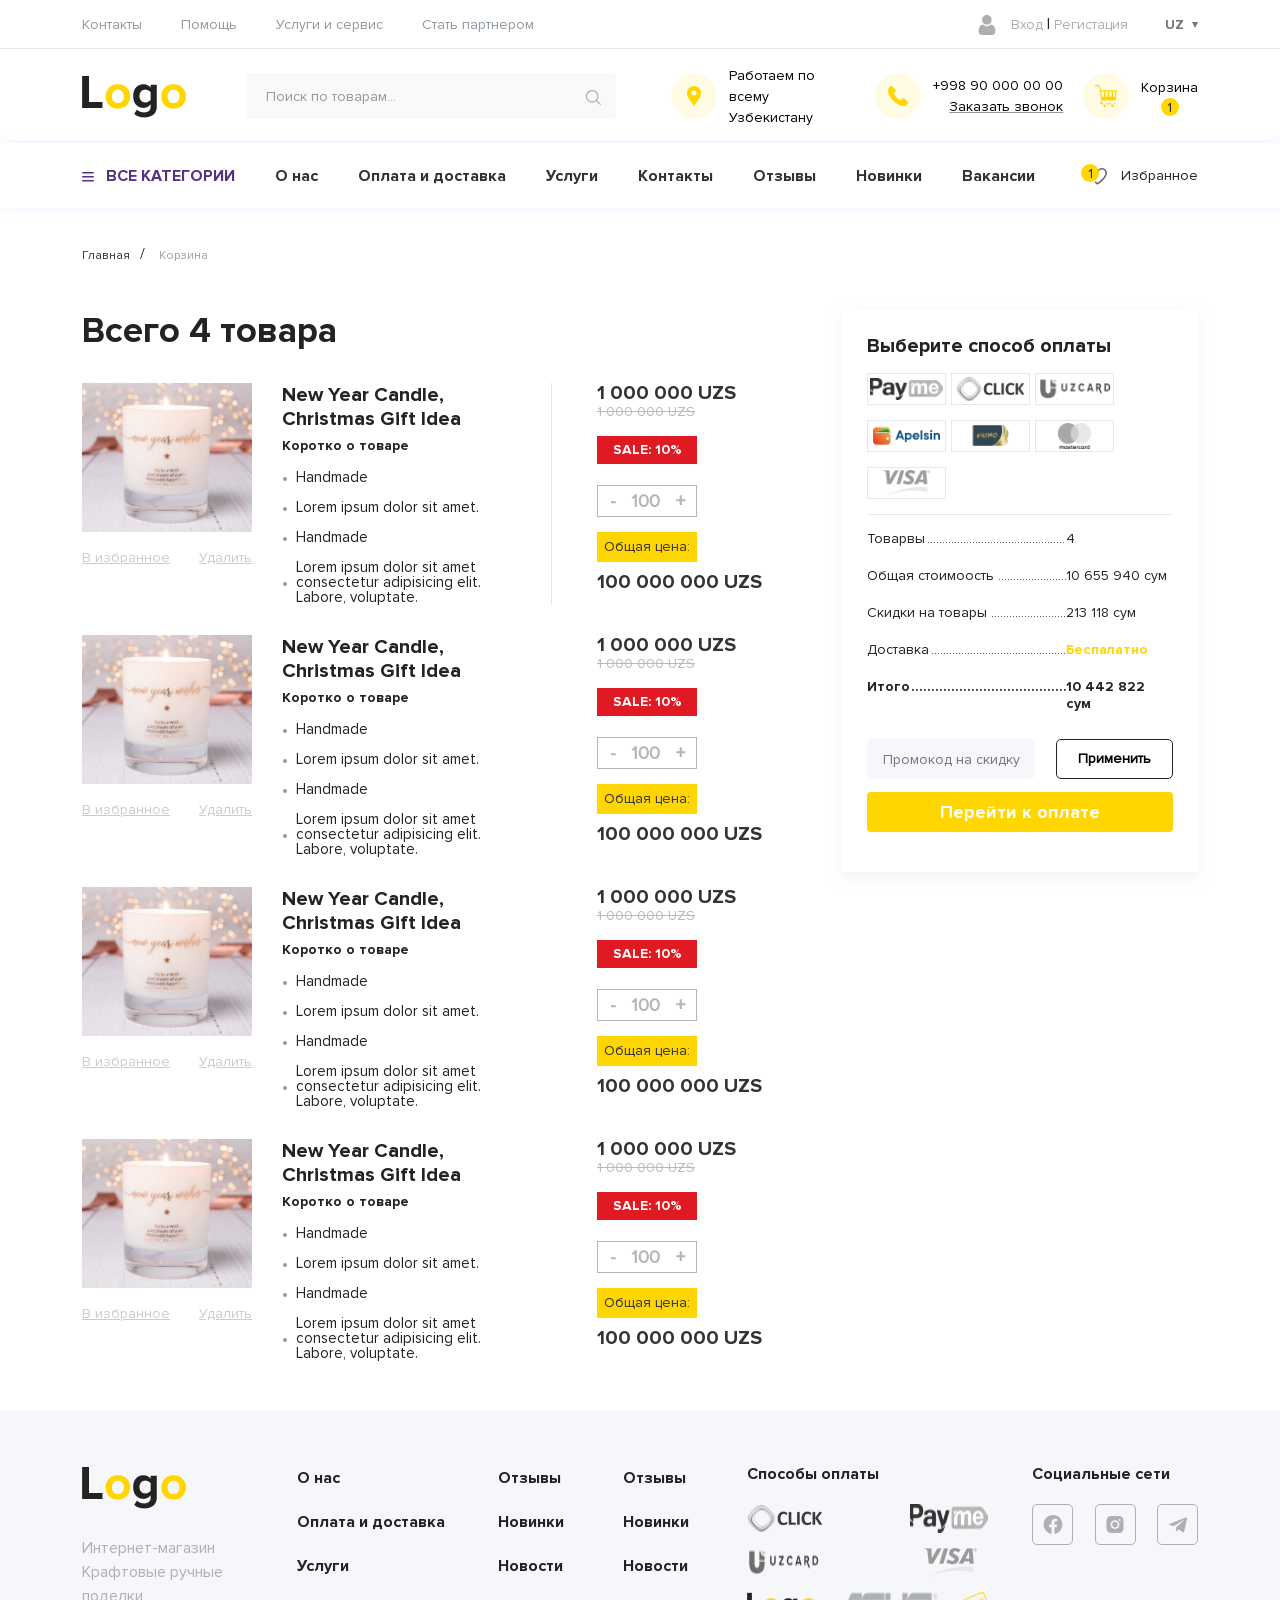
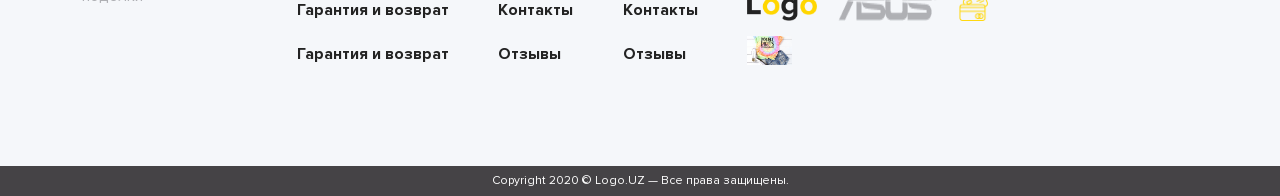
<file: basket.html>
<!DOCTYPE html>
<html lang="en">

<head>
    <meta charset="UTF-8">
    <meta name="viewport" content="width=device-width, initial-scale=1.0">
    <title>Корзина</title>
    <link href="https://cdn.jsdelivr.net/npm/bootstrap@5.0.0-beta1/dist/css/bootstrap.min.css" rel="stylesheet"
        integrity="sha384-giJF6kkoqNQ00vy+HMDP7azOuL0xtbfIcaT9wjKHr8RbDVddVHyTfAAsrekwKmP1" crossorigin="anonymous">
    <link rel="stylesheet" href="./css/jquery.nice-number.min.css">
    <link rel="stylesheet" href="./css/style.css">
    <link rel="stylesheet" href="./css/media.css">
</head>

<body>

    <header class="header">
        <svg style="display: none;">
            <symbol id="header-top-user" viewBox="0 0 20 20" xmlns="http://www.w3.org/2000/svg">
                <g clip-path="url(#clip0)">
                    <path
                        d="M9.85746 9.63406C11.181 9.63406 12.3271 9.15936 13.2635 8.22278C14.1999 7.28635 14.6746 6.14057 14.6746 4.81688C14.6746 3.49364 14.1999 2.34771 13.2634 1.41097C12.3268 0.474699 11.1809 0 9.85746 0C8.53377 0 7.38799 0.474699 6.45156 1.41113C5.51513 2.34756 5.04028 3.49349 5.04028 4.81688C5.04028 6.14057 5.51513 7.2865 6.45172 8.22293C7.3883 9.1592 8.53423 9.63406 9.85746 9.63406Z" />
                    <path
                        d="M18.2862 15.379C18.2592 14.9893 18.2046 14.5642 18.1242 14.1152C18.043 13.663 17.9385 13.2354 17.8134 12.8447C17.6841 12.4408 17.5083 12.0419 17.291 11.6597C17.0655 11.2629 16.8006 10.9175 16.5034 10.6332C16.1926 10.3358 15.812 10.0967 15.372 9.9223C14.9334 9.74881 14.4474 9.66092 13.9276 9.66092C13.7234 9.66092 13.526 9.74469 13.1446 9.99295C12.91 10.146 12.6355 10.323 12.3291 10.5188C12.0671 10.6857 11.7121 10.8421 11.2738 10.9837C10.8461 11.1221 10.4118 11.1923 9.98318 11.1923C9.55456 11.1923 9.12045 11.1221 8.69229 10.9837C8.25437 10.8422 7.89945 10.6858 7.63776 10.5189C7.33427 10.325 7.05961 10.148 6.82142 9.9928C6.44056 9.74454 6.24296 9.66077 6.0388 9.66077C5.51878 9.66077 5.03295 9.74881 4.59456 9.92245C4.15481 10.0966 3.7741 10.3357 3.46297 10.6334C3.16589 10.9178 2.90084 11.2631 2.67562 11.6597C2.45849 12.0419 2.28271 12.4406 2.15332 12.8448C2.02835 13.2356 1.92383 13.663 1.84265 14.1152C1.76224 14.5635 1.70761 14.9888 1.6806 15.3794C1.65405 15.7621 1.64062 16.1593 1.64062 16.5605C1.64062 17.6045 1.9725 18.4496 2.62695 19.073C3.27331 19.688 4.12856 20.0001 5.1686 20.0001H14.7987C15.8387 20.0001 16.6937 19.6882 17.3402 19.073C17.9948 18.4501 18.3267 17.6048 18.3267 16.5603C18.3265 16.1573 18.3129 15.7598 18.2862 15.379Z" />
                </g>
                <defs>
                    <clipPath id="clip0">
                        <rect width="19.9999" height="20" fill="white" />
                    </clipPath>
                </defs>
            </symbol>
            <symbol id="header-content-input" viewBox="0 0 16 15" xmlns="http://www.w3.org/2000/svg">
                <path
                    d="M15.718 14.0044L12.0573 10.3438C12.9672 9.24957 13.5154 7.84447 13.5154 6.31347C13.5154 2.83221 10.6833 0 7.2022 0C3.72102 0 0.888885 2.83221 0.888885 6.31347C0.888885 9.79451 3.72102 12.6265 7.2022 12.6265C8.73312 12.6265 10.1383 12.0784 11.2325 11.1684L14.8933 14.8292C15.0072 14.9431 15.1565 15 15.3057 15C15.4549 15 15.6042 14.9431 15.7181 14.8292C15.9459 14.6014 15.9459 14.2322 15.718 14.0044ZM2.05527 6.31347C2.05527 3.47535 4.36416 1.16638 7.2022 1.16638C10.0402 1.16638 12.349 3.47535 12.349 6.31347C12.349 9.15136 10.0402 11.4601 7.2022 11.4601C4.36416 11.4601 2.05527 9.15136 2.05527 6.31347Z" />
            </symbol>
            <symbol id="header-content-map" viewBox="0 0 16 22" xmlns="http://www.w3.org/2000/svg">
                <path
                    d="M12.9663 3.03124C11.64 1.70491 9.87644 0.974365 8.00083 0.974365C6.12485 0.974365 4.36166 1.70491 3.03534 3.03124C0.580787 5.48542 0.275754 10.103 2.37474 12.9007L8.00083 21.0256L13.6185 12.912C15.7259 10.103 15.4209 5.48542 12.9663 3.03124ZM8.06564 10.4952C6.65253 10.4952 5.50234 9.34503 5.50234 7.93191C5.50234 6.5188 6.65253 5.3686 8.06564 5.3686C9.47876 5.3686 10.6289 6.5188 10.6289 7.93191C10.6289 9.34503 9.47876 10.4952 8.06564 10.4952Z" />
            </symbol>
            <symbol id="header-content-phone" viewBox="0 0 20 20" xmlns="http://www.w3.org/2000/svg">
                <path
                    d="M19.5511 15.806L16.4624 12.7169C15.8472 12.1042 14.8284 12.1228 14.1918 12.7597L12.6357 14.3154C12.5374 14.2612 12.4356 14.2046 12.3286 14.1446C11.346 13.6001 10.0011 12.8539 8.58579 11.4376C7.16634 10.0183 6.41938 8.67128 5.87323 7.68799C5.8156 7.58381 5.76038 7.48338 5.70586 7.388L6.75022 6.34518L7.26367 5.8311C7.90129 5.19331 7.91887 4.1748 7.3051 3.56028L4.21641 0.470905C3.60264 -0.142752 2.58339 -0.124135 1.94577 0.513654L1.07527 1.38915L1.09906 1.41277C0.807169 1.78521 0.563258 2.21477 0.381746 2.678C0.214427 3.11894 0.110254 3.53971 0.0626212 3.96134C-0.34522 7.34243 1.19984 10.4325 5.39294 14.6256C11.1891 20.4214 15.86 19.9835 16.0615 19.9622C16.5004 19.9097 16.921 19.8048 17.3484 19.6388C17.8076 19.4595 18.2369 19.2159 18.6091 18.9246L18.6281 18.9415L19.51 18.078C20.1463 17.4403 20.1646 16.4215 19.5511 15.806Z" />
            </symbol>
            <symbol id="header-content-cart" viewBox="0 0 22 22" xmlns="http://www.w3.org/2000/svg">
                <path
                    d="M11.9002 19.4219H15.1701C15.617 18.6519 16.4502 18.1328 17.4023 18.1328H9.66797C10.6202 18.1328 11.4533 18.6519 11.9002 19.4219Z"
                    fill="#FFD600" />
                <path d="M19.6346 19.4219H20.625V18.1328H17.4023C18.3545 18.1328 19.1877 18.6519 19.6346 19.4219Z"
                    fill="#FFD600" />
                <path
                    d="M6.70828 16.9688C7.18266 16.6195 7.51566 16.1154 7.65746 15.5547H20.5408L22 5.15625H5.80912L5.155 1.86394C5.11827 0.829856 4.26555 0 3.22266 0H0V1.28906H3.22266C3.57805 1.28906 3.86719 1.5782 3.86719 1.93359V1.99702L6.44445 14.9693C6.43552 15.3476 6.25028 15.7052 5.9443 15.9307C4.44963 17.0308 5.22345 19.4219 7.08984 19.4219H7.43574C7.88262 18.6519 8.71578 18.1328 9.66797 18.1328H7.08984C6.4692 18.1328 6.208 17.3366 6.70828 16.9688ZM14.1797 11.6875V6.44531H16.7578V11.6875H14.1797ZM12.8906 11.6875H10.3125V6.44531H12.8906V11.6875ZM19.782 11.6875H18.0469V6.44531H20.5176L19.782 11.6875ZM9.02344 6.44531V11.6875H7.10673L6.06525 6.44531H9.02344Z"
                    fill="#FFD600" />
                <path
                    d="M9.66797 22C10.3799 22 10.957 21.4229 10.957 20.7109C10.957 19.999 10.3799 19.4219 9.66797 19.4219C8.95604 19.4219 8.37891 19.999 8.37891 20.7109C8.37891 21.4229 8.95604 22 9.66797 22Z"
                    fill="#FFD600" />
                <path
                    d="M17.4023 22C18.1143 22 18.6914 21.4229 18.6914 20.7109C18.6914 19.999 18.1143 19.4219 17.4023 19.4219C16.6904 19.4219 16.1133 19.999 16.1133 20.7109C16.1133 21.4229 16.6904 22 17.4023 22Z"
                    fill="#FFD600" />
            </symbol>
            <symbol id="header-bottom-menu" viewBox="0 0 12 10" xmlns="http://www.w3.org/2000/svg">
                <rect width="12" height="1.5" rx="0.75" />
                <rect y="4" width="12" height="1.5" rx="0.75" />
                <rect y="8" width="12" height="1.5" rx="0.75" />
            </symbol>
            <symbol id="header__bottom-favorite" viewBox="0 0 19 17" xmlns="http://www.w3.org/2000/svg">
                <path
                    d="M5.57182 12.5685C5.87816 12.2565 5.8741 11.7556 5.56273 11.4486C2.99639 8.92635 1.58333 6.688 1.58333 5.14583C1.58333 3.18174 3.18136 1.58333 5.14583 1.58333C7.11031 1.58333 8.70833 3.18174 8.70833 5.14583C8.70833 5.58284 9.063 5.9375 9.5 5.9375C9.937 5.9375 10.2917 5.58284 10.2917 5.14583C10.2917 3.18174 11.8897 1.58333 13.8542 1.58333C15.8186 1.58333 17.4167 3.18174 17.4167 5.14583C17.4167 8.23616 12.0824 12.9005 9.50271 14.8472C9.13354 14.5658 8.56859 14.1238 7.90758 13.5687C7.57263 13.2877 7.07359 13.331 6.79256 13.6657C6.51115 14.0007 6.55464 14.4997 6.88939 14.7807C8.10898 15.8053 9.00038 16.4489 9.03768 16.4758C9.17587 16.5755 9.33765 16.625 9.5 16.625C9.66197 16.625 9.82413 16.5755 9.96232 16.4762C10.8874 15.8103 19 9.83766 19 5.14583C19 2.30851 16.6915 0 13.8542 0C12.0231 0 10.4125 0.961558 9.5 2.40592C8.58753 0.961558 6.97695 0 5.14583 0C2.30851 0 0 2.30851 0 5.14583C0 7.17293 1.4979 9.67337 4.45235 12.578C4.76392 12.8843 5.26586 12.88 5.57182 12.5685Z" />
            </symbol>
            <symbol id="product-like" viewBox="0 0 19 17" xmlns="http://www.w3.org/2000/svg">
                <path
                    d="M5.57182 12.756C5.87816 12.444 5.8741 11.9431 5.56273 11.6361C2.99639 9.11385 1.58333 6.8755 1.58333 5.33333C1.58333 3.36924 3.18136 1.77083 5.14583 1.77083C7.11031 1.77083 8.70833 3.36924 8.70833 5.33333C8.70833 5.77034 9.063 6.125 9.5 6.125C9.937 6.125 10.2917 5.77034 10.2917 5.33333C10.2917 3.36924 11.8897 1.77083 13.8542 1.77083C15.8186 1.77083 17.4167 3.36924 17.4167 5.33333C17.4167 8.42366 12.0824 13.088 9.50271 15.0347C9.13354 14.7533 8.56859 14.3113 7.90758 13.7562C7.57263 13.4752 7.07359 13.5185 6.79256 13.8532C6.51115 14.1882 6.55464 14.6872 6.88939 14.9682C8.10898 15.9928 9.00038 16.6364 9.03768 16.6633C9.17587 16.763 9.33765 16.8125 9.5 16.8125C9.66197 16.8125 9.82413 16.763 9.96232 16.6637C10.8874 15.9978 19 10.0252 19 5.33333C19 2.49601 16.6915 0.1875 13.8542 0.1875C12.0231 0.1875 10.4125 1.14906 9.5 2.59342C8.58753 1.14906 6.97695 0.1875 5.14583 0.1875C2.30851 0.1875 0 2.49601 0 5.33333C0 7.36043 1.4979 9.86087 4.45235 12.7655C4.76392 13.0718 5.26586 13.0675 5.57182 12.756Z" />
            </symbol>
            <symbol id="product-btn" viewBox="0 0 18 18" xmlns="http://www.w3.org/2000/svg">
                <path
                    d="M9.73652 15.8906H12.4119C12.7775 15.2606 13.4592 14.8359 14.2383 14.8359H7.91016C8.68922 14.8359 9.3709 15.2606 9.73652 15.8906Z"/>
                <path d="M16.0646 15.8906H16.875V14.8359H14.2383C15.0173 14.8359 15.699 15.2606 16.0646 15.8906Z" />
                <path
                    d="M5.48859 13.8836C5.87672 13.5977 6.14918 13.1854 6.2652 12.7266H16.8061L18 4.21875H4.75291L4.21773 1.52504C4.18767 0.678973 3.49 0 2.63672 0H0V1.05469H2.63672C2.9275 1.05469 3.16406 1.29125 3.16406 1.58203V1.63392L5.27273 12.2476C5.26542 12.5571 5.11386 12.8497 4.86352 13.0342C3.64061 13.9343 4.27373 15.8906 5.80078 15.8906H6.08379C6.44941 15.2606 7.13109 14.8359 7.91016 14.8359H5.80078C5.29298 14.8359 5.07927 14.1845 5.48859 13.8836ZM11.6016 9.5625V5.27344H13.7109V9.5625H11.6016ZM10.5469 9.5625H8.4375V5.27344H10.5469V9.5625ZM16.1852 9.5625H14.7656V5.27344H16.7871L16.1852 9.5625ZM7.38281 5.27344V9.5625H5.8146L4.96248 5.27344H7.38281Z"/>
                <path
                    d="M7.91016 18C8.49264 18 8.96484 17.5278 8.96484 16.9453C8.96484 16.3628 8.49264 15.8906 7.91016 15.8906C7.32767 15.8906 6.85547 16.3628 6.85547 16.9453C6.85547 17.5278 7.32767 18 7.91016 18Z"/>
                <path
                    d="M14.2383 18C14.8208 18 15.293 17.5278 15.293 16.9453C15.293 16.3628 14.8208 15.8906 14.2383 15.8906C13.6558 15.8906 13.1836 16.3628 13.1836 16.9453C13.1836 17.5278 13.6558 18 14.2383 18Z"/>
            </symbol>
            <symbol id="o'clock" viewBox="0 0 27 27" xmlns="http://www.w3.org/2000/svg">
                <path
                    d="M26.948 14.7468C26.7055 12.3084 25.6162 10.0096 23.8804 8.27386C22.3971 6.79058 20.5815 5.83739 18.6712 5.41356V4.07366C19.4514 3.87954 20.0314 3.17326 20.0314 2.33377C20.0314 1.34509 19.2271 0.540771 18.2384 0.540771H14.4415C13.4528 0.540771 12.6485 1.34509 12.6485 2.33377C12.6485 3.17321 13.2285 3.87949 14.0087 4.07366V5.4173C12.1042 5.84293 10.2946 6.7948 8.81548 8.27391C8.49179 8.5976 8.19331 8.93716 7.92009 9.29007C7.90685 9.28907 7.89362 9.28806 7.88012 9.28806H4.12215C3.83095 9.28806 3.5948 9.52416 3.5948 9.81542C3.5948 10.1067 3.83095 10.3428 4.12215 10.3428H7.20252C6.81587 10.9901 6.5041 11.6699 6.26679 12.3697H0.527352C0.236148 12.3697 0 12.6058 0 12.897C0 13.1883 0.236148 13.4244 0.527352 13.4244H5.96878C5.8168 14.0916 5.72957 14.7705 5.70706 15.4514H3.37505C3.08385 15.4514 2.8477 15.6875 2.8477 15.9787C2.8477 16.27 3.08385 16.5061 3.37505 16.5061H5.72388C5.76839 17.1887 5.87813 17.8677 6.05316 18.5331H2.63676C2.34556 18.5331 2.10941 18.7692 2.10941 19.0604C2.10941 19.3517 2.34556 19.5878 2.63676 19.5878H6.38971C6.90705 20.9563 7.71553 22.239 8.81548 23.3389C10.5529 25.0763 12.854 26.166 15.2949 26.4071C15.6433 26.4415 15.9919 26.4585 16.3401 26.4585C18.3979 26.4585 20.4296 25.863 22.1535 24.7404C22.3976 24.5814 22.4666 24.2547 22.3077 24.0107C22.1487 23.7666 21.822 23.6976 21.578 23.8565C17.8044 26.3138 12.7506 25.7825 9.56126 22.5932C5.81907 18.851 5.81907 12.762 9.56126 9.01975C13.3034 5.27761 19.3924 5.27761 23.1346 9.01975C26.3198 12.205 26.854 17.2544 24.4048 21.0261C24.2462 21.2704 24.3156 21.597 24.5598 21.7556C24.8042 21.9142 25.1307 21.8448 25.2893 21.6005C26.5979 19.5852 27.1869 17.1513 26.948 14.7468ZM13.7032 2.33382C13.7032 1.92671 14.0344 1.59553 14.4415 1.59553H18.2384C18.6455 1.59553 18.9767 1.92671 18.9767 2.33382C18.9767 2.74094 18.6455 3.07211 18.2384 3.07211H18.1438H14.536H14.4415C14.0344 3.07211 13.7032 2.74088 13.7032 2.33382ZM15.0634 5.236V4.12682H17.6165V5.2341C16.7687 5.13327 15.911 5.1339 15.0634 5.236Z" />
                <path
                    d="M23.5078 22.4386C23.3685 22.4386 23.233 22.495 23.135 22.5931C23.0364 22.6912 22.9804 22.8273 22.9804 22.9659C22.9804 23.1046 23.0364 23.2407 23.135 23.3388C23.233 23.4374 23.3686 23.4933 23.5078 23.4933C23.6465 23.4933 23.782 23.4374 23.8806 23.3388C23.9787 23.2407 24.0351 23.1046 24.0351 22.9659C24.0351 22.8273 23.9787 22.6912 23.8806 22.5931C23.782 22.495 23.6464 22.4386 23.5078 22.4386Z"
                    fill="#FFD600" />
                <path
                    d="M16.348 7.62573C11.8371 7.62573 8.16725 11.2956 8.16725 15.8065C8.16725 20.3174 11.8371 23.9872 16.348 23.9872C20.8589 23.9872 24.5288 20.3174 24.5288 15.8065C24.5288 11.2956 20.8589 7.62573 16.348 7.62573ZM16.348 22.9325C12.4187 22.9325 9.22196 19.7358 9.22196 15.8065C9.22196 11.8772 12.4187 8.68044 16.348 8.68044C20.2774 8.68044 23.4741 11.8772 23.4741 15.8065C23.4741 19.7358 20.2774 22.9325 16.348 22.9325Z" />
                <path
                    d="M19.6838 11.7245L17.0718 14.3364C16.8534 14.2284 16.6077 14.1674 16.348 14.1674C16.0882 14.1674 15.8426 14.2284 15.6241 14.3364L14.4551 13.1675C14.2492 12.9615 13.9154 12.9615 13.7093 13.1675C13.5034 13.3734 13.5034 13.7073 13.7093 13.9132L14.8783 15.0822C14.7702 15.3007 14.7093 15.5464 14.7093 15.8061C14.7093 16.7096 15.4444 17.4448 16.348 17.4448C17.2516 17.4448 17.9867 16.7096 17.9867 15.8061C17.9867 15.5464 17.9256 15.3007 17.8176 15.0822L20.3529 12.5469L20.4295 12.4703C20.6355 12.2644 20.6355 11.9304 20.4295 11.7245C20.2236 11.5186 19.8898 11.5186 19.6838 11.7245ZM16.348 16.3901C16.026 16.3901 15.764 16.1281 15.764 15.8061C15.764 15.4841 16.026 15.2221 16.348 15.2221C16.67 15.2221 16.932 15.4841 16.932 15.8061C16.932 16.1281 16.67 16.3901 16.348 16.3901Z" />
                <path
                    d="M21.9863 15.2854H21.4977C21.2065 15.2854 20.9704 15.5215 20.9704 15.8127C20.9704 16.104 21.2065 16.3401 21.4977 16.3401H21.9863C22.2775 16.3401 22.5136 16.104 22.5136 15.8127C22.5136 15.5215 22.2775 15.2854 21.9863 15.2854Z"
                    fill="#FFD600" />
                <path
                    d="M11.1981 15.2728H10.7096C10.4184 15.2728 10.1822 15.5089 10.1822 15.8002C10.1822 16.0914 10.4184 16.3275 10.7096 16.3275H11.1981C11.4893 16.3275 11.7254 16.0914 11.7254 15.8002C11.7254 15.5089 11.4893 15.2728 11.1981 15.2728Z"
                    fill="#FFD600" />
                <path
                    d="M16.3544 11.1835C16.6456 11.1835 16.8817 10.9474 16.8817 10.6561V10.1676C16.8817 9.87635 16.6456 9.64026 16.3544 9.64026C16.0632 9.64026 15.8271 9.87635 15.8271 10.1676V10.6561C15.8271 10.9474 16.0632 11.1835 16.3544 11.1835Z"
                    fill="#FFD600" />
                <path
                    d="M16.3416 20.4286C16.0504 20.4286 15.8142 20.6647 15.8142 20.9559V21.4445C15.8142 21.7357 16.0504 21.9718 16.3416 21.9718C16.6328 21.9718 16.8689 21.7357 16.8689 21.4445V20.9559C16.8689 20.6647 16.6328 20.4286 16.3416 20.4286Z"
                    fill="#FFD600" />
                <path
                    d="M0.527344 18.5327C0.388652 18.5327 0.252598 18.5891 0.154512 18.6872C0.0564258 18.7853 0 18.9214 0 19.0601C0 19.1993 0.0563731 19.3348 0.154512 19.4329C0.25265 19.531 0.388652 19.5874 0.527344 19.5874C0.666035 19.5874 0.80209 19.531 0.900123 19.4329C0.998209 19.3348 1.05469 19.1988 1.05469 19.0601C1.05469 18.9214 0.998262 18.7853 0.900123 18.6872C0.80209 18.5891 0.666035 18.5327 0.527344 18.5327Z" />
            </symbol>
            <symbol id="footer-social-facebook" viewBox="0 0 20 19" xmlns="http://www.w3.org/2000/svg">
                <path
                    d="M19.3958 9.49984C19.3958 4.31066 15.1891 0.104004 9.99996 0.104004C4.81078 0.104004 0.604126 4.31066 0.604126 9.49984C0.604126 14.1895 4.04003 18.0767 8.53186 18.7815V12.2158H6.1462V9.49984H8.53186V7.42982C8.53186 5.07499 9.93463 3.77425 12.0808 3.77425C13.1088 3.77425 14.184 3.95776 14.184 3.95776V6.27002H12.9993C11.8321 6.27002 11.4681 6.99434 11.4681 7.73738V9.49984H14.0739L13.6574 12.2158H11.4681V18.7815C15.9599 18.0767 19.3958 14.1895 19.3958 9.49984Z" />
            </symbol>
            <symbol id="footer-social-instagram" viewBox="0 0 18 19" xmlns="http://www.w3.org/2000/svg">
                <path fill-rule="evenodd" clip-rule="evenodd"
                    d="M9.00004 0.958496H5.41006C4.68984 0.958496 4.05514 1.12953 3.57702 1.25836C3.47989 1.28454 3.38921 1.30897 3.3056 1.32987C2.68664 1.57746 2.19147 1.82504 1.82009 2.32021C1.32492 2.81538 1.07734 3.31055 0.829758 3.80571L0.829755 3.80572C0.58217 4.30089 0.458374 5.04364 0.458374 5.91019V9.50016V13.0901C0.458374 13.8104 0.629405 14.4451 0.758241 14.9232C0.784416 15.0203 0.80885 15.111 0.829755 15.1946C1.07734 15.8136 1.32492 16.3087 1.82009 16.6801C2.31526 17.0515 2.81043 17.4229 3.3056 17.6705C3.80077 17.918 4.54352 18.0418 5.41006 18.0418H9.00004H12.59C13.3102 18.0418 13.9449 17.8708 14.4231 17.742C14.5202 17.7158 14.6109 17.6914 14.6945 17.6705C15.3134 17.4229 15.8086 17.1753 16.18 16.6801C16.5514 16.1849 16.9227 15.6898 17.1703 15.1946C17.4179 14.6994 17.5417 13.9567 17.5417 13.0901V9.50016V5.91019C17.5417 5.18998 17.3707 4.55528 17.2418 4.07716C17.2157 3.98002 17.1912 3.88934 17.1703 3.80572C16.9227 3.18676 16.6752 2.69159 16.18 2.32021C15.6848 1.82505 15.1897 1.57746 14.6945 1.32988L14.6945 1.32987C14.1993 1.08229 13.4566 0.958496 12.59 0.958496H9.00004ZM14.6938 5.04356C14.6938 5.66252 14.1986 6.0339 13.7035 6.0339C13.2083 6.0339 12.7131 5.53873 12.7131 5.04356C12.7131 4.4246 13.2083 4.05322 13.7035 4.05322C14.1986 4.05322 14.6938 4.4246 14.6938 5.04356ZM8.99961 12.4707C7.39031 12.4707 6.15238 11.2328 6.15238 9.62352C6.15238 8.01422 7.39031 6.77629 8.99961 6.77629C10.6089 6.77629 11.8468 8.01422 11.8468 9.62352C11.8468 11.2328 10.6089 12.4707 8.99961 12.4707ZM8.99961 5.16699C6.52377 5.16699 4.54309 7.14767 4.54309 9.62352C4.54309 12.0994 6.52377 14.08 8.99961 14.08C11.4755 14.08 13.4561 12.0994 13.4561 9.62352C13.4561 7.14767 11.4755 5.16699 8.99961 5.16699Z" />
            </symbol>
            <symbol id="footer-social-telegram" viewBox="0 0 18 16" xmlns="http://www.w3.org/2000/svg">
                <path
                    d="M7.06276 10.3856L6.76501 14.5736C7.19101 14.5736 7.37551 14.3906 7.59676 14.1708L9.59401 12.2621L13.7325 15.2928C14.4915 15.7158 15.0263 15.4931 15.231 14.5946L17.9475 1.86557L17.9483 1.86482C18.189 0.742816 17.5425 0.304066 16.803 0.579316L0.835511 6.69257C-0.254239 7.11557 -0.237739 7.72307 0.650261 7.99832L4.73251 9.26807L14.2148 3.33482C14.661 3.03932 15.0668 3.20282 14.733 3.49832L7.06276 10.3856Z" />
            </symbol>
            <symbol id="product-info__reviews-icon" viewBox="0 0 12 12" xmlns="http://www.w3.org/2000/svg">
                <path fill-rule="evenodd" clip-rule="evenodd"
                    d="M5.808 0.658285C5.864 0.466285 6.136 0.466286 6.192 0.658286L7.31284 4.50116C7.33773 4.58649 7.41595 4.64516 7.50484 4.64516H11.3967C11.5893 4.64516 11.6706 4.89053 11.5162 5.00555L8.44343 7.29462C8.37188 7.34792 8.34429 7.44216 8.37579 7.52563L9.84477 11.4178C9.91341 11.5996 9.70846 11.7626 9.54671 11.6548L6.11094 9.36428C6.04376 9.3195 5.95624 9.3195 5.88906 9.36428L2.45329 11.6548C2.29154 11.7626 2.08659 11.5996 2.15523 11.4178L3.62421 7.52563C3.65571 7.44216 3.62812 7.34792 3.55657 7.29462L0.483777 5.00555C0.329378 4.89053 0.410726 4.64516 0.603257 4.64516H4.49516C4.58405 4.64516 4.66227 4.58649 4.68716 4.50116L5.808 0.658285Z" />
            </symbol>
            <symbol id="like" viewBox="0 0 13 12" xmlns="http://www.w3.org/2000/svg">
                <path
                    d="M1.30434 5.21729C0.585393 5.21729 0 5.80268 0 6.52163V10.6956C0 11.4145 0.585393 11.9999 1.30434 11.9999H2.86956C3.16331 11.9999 3.43356 11.9008 3.65218 11.7359V5.21729H1.30434Z" />
                <path
                    d="M12.5217 7.17392C12.5217 6.86037 12.3975 6.56818 12.182 6.35269C12.4257 6.08609 12.5498 5.72869 12.5159 5.3567C12.4549 4.69356 11.8575 4.17391 11.1552 4.17391H7.93244C8.09209 3.6892 8.34774 2.80069 8.34774 2.08695C8.34774 0.955299 7.38618 0 6.78251 0C6.24043 0 5.85329 0.305218 5.83661 0.31774C5.77505 0.367313 5.73905 0.442444 5.73905 0.521732V2.29095L4.23644 5.54609L4.17383 5.57791V11.1699C4.59852 11.3703 5.1359 11.4783 5.47817 11.4783H10.2672C10.8354 11.4783 11.3326 11.0953 11.4495 10.5668C11.5095 10.295 11.4745 10.0211 11.3551 9.78315C11.7406 9.58906 11.9999 9.19201 11.9999 8.73914C11.9999 8.55445 11.9577 8.37758 11.8773 8.21741C12.2629 8.02332 12.5217 7.62627 12.5217 7.17392Z" />
            </symbol>
            <symbol id="dislike" viewBox="0 0 13 12" xmlns="http://www.w3.org/2000/svg">
                <path
                    d="M1.30434 6.78271C0.585393 6.78271 0 6.19732 0 5.47837V1.30444C0 0.585489 0.585393 9.63211e-05 1.30434 9.63211e-05H2.86956C3.16331 9.63211e-05 3.43356 0.0992188 3.65218 0.264105V6.78271H1.30434Z" />
                <path
                    d="M12.5217 4.82608C12.5217 5.13963 12.3975 5.43182 12.182 5.64731C12.4257 5.91391 12.5498 6.27131 12.5159 6.6433C12.4549 7.30644 11.8575 7.82609 11.1552 7.82609H7.93244C8.09209 8.3108 8.34774 9.19931 8.34774 9.91305C8.34774 11.0447 7.38618 12 6.78251 12C6.24043 12 5.85329 11.6948 5.83661 11.6823C5.77505 11.6327 5.73905 11.5576 5.73905 11.4783V9.70905L4.23644 6.45391L4.17383 6.42209V0.830067C4.59852 0.629719 5.1359 0.521718 5.47817 0.521718H10.2672C10.8354 0.521718 11.3326 0.904684 11.4495 1.43319C11.5095 1.70503 11.4745 1.97894 11.3551 2.21685C11.7406 2.41094 11.9999 2.80799 11.9999 3.26086C11.9999 3.44555 11.9577 3.62242 11.8773 3.78259C12.2629 3.97668 12.5217 4.37373 12.5217 4.82608Z" />
            </symbol>
            <symbol id="delivery" viewBox="0 0 19 11" xmlns="http://www.w3.org/2000/svg">
                <path
                    d="M18.4179 5.33588L16.6835 2.52338C16.5795 2.3535 16.391 2.25 16.1875 2.25H12.7188V0.5625C12.7188 0.252 12.4598 0 12.1406 0H4.04688C3.72775 0 3.46875 0.252 3.46875 0.5625V1.125H0.578125C0.259 1.125 0 1.377 0 1.6875C0 1.998 0.259 2.25 0.578125 2.25H3.46875V3.375H1.73438C1.41525 3.375 1.15625 3.627 1.15625 3.9375C1.15625 4.248 1.41525 4.5 1.73438 4.5H3.46875V5.625H2.89062C2.5715 5.625 2.3125 5.877 2.3125 6.1875C2.3125 6.498 2.5715 6.75 2.89062 6.75H3.46875V8.4375C3.46875 8.748 3.72775 9 4.04688 9H5.88763C6.12697 9.65362 6.76291 10.125 7.51562 10.125C8.26834 10.125 8.90428 9.65362 9.14363 9H12.1406H12.7188H13.9814C14.2207 9.65362 14.8567 10.125 15.6094 10.125C16.3621 10.125 16.998 9.65362 17.2374 9H17.9219C18.241 9 18.5 8.748 18.5 8.4375V5.625C18.5 5.52262 18.4722 5.4225 18.4179 5.33588ZM7.51562 9C7.1965 9 6.9375 8.74687 6.9375 8.4375C6.9375 8.12813 7.1965 7.875 7.51562 7.875C7.83475 7.875 8.09375 8.12813 8.09375 8.4375C8.09375 8.74687 7.83475 9 7.51562 9ZM15.6094 9C15.2914 9 15.0312 8.74687 15.0312 8.4375C15.0312 8.12813 15.2914 7.875 15.6094 7.875C15.9273 7.875 16.1875 8.12813 16.1875 8.4375C16.1875 8.74687 15.9273 9 15.6094 9ZM13.875 5.625V3.375H15.8603L17.2478 5.625H13.875Z" />
            </symbol>
            <symbol id="payment-card" viewBox="0 0 14 9" xmlns="http://www.w3.org/2000/svg">
                <path d="M13.4446 2.16669H0.0834961V3.25003H13.4446V2.16669Z" />
                <path
                    d="M0.0834961 3.79169V7.31252C0.0834961 8.05893 0.708127 8.66668 1.47527 8.66668H12.0528C12.8199 8.66668 13.4446 8.05893 13.4446 7.31252V3.79169H0.0834961ZM2.032 5.41668H4.25884C4.41249 5.41668 4.5372 5.53803 4.5372 5.68753C4.5372 5.83702 4.41249 5.95834 4.25884 5.95834H2.032C1.87834 5.95834 1.75363 5.837 1.75363 5.6875C1.75363 5.538 1.87834 5.41668 2.032 5.41668ZM5.92897 7.04168H2.032C1.87834 7.04168 1.75363 6.92034 1.75363 6.77084C1.75363 6.62134 1.87834 6.5 2.032 6.5H5.92897C6.08262 6.5 6.20734 6.62134 6.20734 6.77084C6.20734 6.92034 6.08317 7.04168 5.92897 7.04168Z" />
                <path
                    d="M12.0528 0H1.47527C0.708127 0 0.0834961 0.607749 0.0834961 1.35418V1.62502H13.4446V1.35418C13.4446 0.607749 12.82 0 12.0528 0Z" />
            </symbol>
            <symbol id="emptyStar" viewBox="0 0 13 12" xmlns="http://www.w3.org/2000/svg">
                <path fill-rule="evenodd" clip-rule="evenodd"
                    d="M6.36401 0.639085C6.42099 0.44899 6.69018 0.44899 6.74716 0.639085L7.90532 4.50259C7.93068 4.58721 8.00856 4.64516 8.09689 4.64516H12.1055C12.2994 4.64516 12.3799 4.89333 12.2229 5.0071L9.06754 7.29415C8.99396 7.34747 8.96559 7.4437 8.99845 7.52841L10.5093 11.4232C10.5794 11.6041 10.3768 11.7689 10.214 11.6633L6.66442 9.36092C6.59822 9.31798 6.51295 9.31798 6.44674 9.36092L2.89721 11.6633C2.73441 11.7689 2.53173 11.6041 2.60191 11.4232L4.11272 7.52841C4.14558 7.4437 4.1172 7.34747 4.04363 7.29415L0.888267 5.0071C0.731302 4.89333 0.811781 4.64516 1.00564 4.64516H5.01427C5.10261 4.64516 5.18048 4.58721 5.20585 4.50259L6.36401 0.639085Z" />
            </symbol>
            <symbol id="arrow" viewBox="0 0 11 11" xmlns="http://www.w3.org/2000/svg">
                <path fill-rule="evenodd" clip-rule="evenodd"
                    d="M10.4753 6.04904L6.26335 10.2611C5.89723 10.6272 5.30364 10.6272 4.93753 10.2611L0.524519 6.04904C0.158402 5.68292 0.158402 5.08933 0.524519 4.72321C0.890635 4.3571 1.48423 4.3571 1.85034 4.72321L4.66294 7.33489L4.66294 1.34821C4.66294 0.830447 5.08267 0.410714 5.60044 0.410714C6.1182 0.410714 6.53794 0.830447 6.53794 1.34821L6.53794 7.33489L9.14952 4.72321C9.51563 4.3571 10.1092 4.3571 10.4753 4.72321C10.8415 5.08933 10.8415 5.68292 10.4753 6.04904Z" />
            </symbol>



        </svg>

        <div class="header__top">
            <div class="container-xl">
                <div class="header__top-inner">
                    <div class="header___top-nav">
                        <a class="header__top-link" href="./contacts.html">Контакты</a>
                        <a class="header__top-link" href="./contacts.html">Помощь</a>
                        <a class="header__top-link" href="./paydeliver.html">Услуги и сервис</a>
                        <a class="header__top-link" href="./contacts.html">Стать партнером</a>
                    </div>
                    <div class="header__top-signIn">
                        <div class="header__top-signInLink">
                            <svg width="20" height="20">
                                <use xlink:href="#header-top-user" fill='#ADAEB0'></use>
                            </svg>
                            <a href="#!">Вход</a>
                            |
                            <a href="#!">Регистация</a>
                        </div>
                        <div class="header__language">
                            <form class="header__language-form">
                                <output class="header__language-output" name="x" for="a b" onclick="openLang()">UZ</output>
                                <div class="header__language-input-wrapper">
                                    <input class="header__language-input" type="text" id="a" value="RU" readonly onclick="x.value='RU'">
                                    <input class="header__language-input" type="text" id="b" value="UZ" readonly onclick="x.value='UZ'">
                                </div>
                            </form>
                        </div>
                    </div>
                </div>
            </div>
        </div>

        <div class="header__content">
            <div class="container-xl">
                <div class="header__content-inner">
                    <div class="header__content-logoWrapper">
                        <a class="header__content-logoLink" href="./index.html">
                            <img class="header__content-logo" src="./img/logo.png" alt="Logo">
                        </a>
                    </div>
                    <div class="header__mob-language">
                        <form class="header__mob-language-form">
                            <output class="header__mob-language-output" name="x" for="a b" onclick="openLangMob()">UZ</output>
                            <div class="header__mob-language-input-wrapper">
                                <input class="header__mob-language-input" type="text" id="b" value="UZ" readonly onclick="x.value='UZ'">
                                <input class="header__mob-language-input" type="text" id="a" value="RU" readonly onclick="x.value='RU'">
                            </div>
                        </form>
                    </div>
                    
                    <div class="header__top-signInLink-mob">
                        <div class="header__top-signInLink-mob-inner">
                            <a href="#!">Вход</a>
                            <a href="#!">Регистация</a>
                        </div>
                        <svg class="header__user-mob-icon" width="20" height="20">
                            <use xlink:href="#header-top-user" fill="#ADAEB0"></use>
                        </svg>
                    </div>
                    <a href="./favorite.html" class="header__bottom-favorites-mob">
                        <span>1</span>
                        <svg width="19" height="17" fill="#6B6B6B">
                            <use xlink:href="#header__bottom-favorite"></use>
                        </svg>
                    </a>

                    <div class="header__content-inputWrapper">
                        <input class="header__content-input" type="text" placeholder="Поиск по товарам...">
                        <span>
                            <svg width="16" height="15">
                                <use xlink:href='#header-content-input' fill="#AFB0B4"></use>
                            </svg>
                        </span>
                    </div>
                    <a href="./contacts.html" class="header__content-radius">
                        <div class="header__content-icon-wrapper">
                            <svg width="16" height="22">
                                <use xlink:href='#header-content-map' fill="#FFD600"></use>
                            </svg>
                        </div>
                        <p>Работаем по всему Узбекистану</p>
                    </a>
                    <a class="header__content-phone" href="tel:+998 90 000 00 00">
                        <div class="header__content-icon-wrapper">
                            <svg width="20" height="20">
                                <use xlink:href='#header-content-phone' fill="#FFD600"></use>
                            </svg>
                        </div>
                        <div>
                            <span>+998 90 000 00 00</span>
                            <p>Заказать звонок</p>
                        </div>
                    </a>
                    <a class="header__content-cart" href="./basket.html">
                        <div class="header__content-icon-wrapper">
                            <svg width="22" height="22">
                                <use xlink:href='#header-content-cart' fill="#FFD600"></use>
                            </svg>
                        </div>
                        <div>
                            <p>Корзина</p>
                            <span>1</span>
                        </div>
                    </a>
                </div>
            </div>
        </div>

        <div class="header__bottom">
            <div class="container-xl">
                <div class="header__bottom-inner">
                    <div class="menu">
                        <span class="mune__icon"></span>
                    </div>
                    <div class="header__bottom-nav">
                        <ul class="header__bottom-list">
                            <span class="menu-close">&times;</span>
                            <li>
                                <a class="header__bottom-menuLink" href="./catalog.html">
                                    <svg width="12" height="10" fill="#553280">
                                        <use xlink:href='#header-bottom-menu'></use>
                                    </svg>
                                    Все категории
                                </a>
                            </li>
                            <li class="header__bottom-item">
                                <a class="header__bottom-link" href="./aboutus.html">О нас</a>
                            </li>
                            <li class="header__bottom-item">
                                <a class="header__bottom-link" href="./paydeliver.html">Оплата и
                                    доставка</a>
                            </li>
                            <li class="header__bottom-item">
                                <a class="header__bottom-link" href="./productcard.html">Услуги</a>
                            </li>
                            <li class="header__bottom-item">
                                <a class="header__bottom-link" href="./contacts.html">Контакты</a>
                            </li>
                            <li class="header__bottom-item">
                                <a class="header__bottom-link" href="./productcard.html#reviews">Отзывы</a>
                            <li class="header__bottom-item">
                                <a class="header__bottom-link" href="./productcard.html#newProducts">Новинки</a>
                            </li>
                            <li class="header__bottom-item">
                                <a class="header__bottom-link" href="#!">Вакансии</a>
                            </li>
                        </ul>
                    </div>
                    <a href="./favorite.html" class="header__bottom-favorites">
                        <span>1</span>
                        <svg width="19" height="17" fill="#6B6B6B">
                            <use xlink:href='#header__bottom-favorite'></use>
                        </svg>
                        
                        Избранное
                    </a>
                    <div class="header__content-inputWrapper-mob">
                        <input class="header__content-input" type="text" placeholder="Поиск по товарам...">
                        <span>
                            <svg width="16" height="15">
                                <use xlink:href="#header-content-input" fill="#AFB0B4"></use>
                            </svg>
                        </span>
                    </div>
                </div>
            </div>
        </div>
    </header>
    <div class="container-xl">
        <nav class="basket__breadcrumb breadcrumb">
            <ul class="breadcrumb__list">
                <li class="breadcrumb__item">
                    <a href="./index.html" class="breadcrumb__link">Главная</a>
                </li>
                <li class="breadcrumb__item">
                    <a href="#!" class="breadcrumb__link">Корзина</a>
                </li>
            </ul>
        </nav>
    </div>
    <section class="basket">
        <div class="container-xl">
            <div class="basket__inner">
                <div class="row">
                    <div class="col-lg-8 basket__inner-content">
                        <h1 class="basket__title title">Всего 4 товара</h1>

                        <div class="basket__product-wrapper basket-product">

                            <div class="basket-product__img-wrapper">
                                <img class="basket-product__img" src="./img/product-info-img1.jpg" alt="">
                                <p class="basket-product__btns">
                                    <span class="basket-product__favorite">В избранное</span>
                                    <span class="basket-product__delete">Удалить</span>
                                </p>
                            </div>

                            <div class="basket-product__info active">
                                <h2 class="basket-product__title">New Year Candle, Christmas Gift Idea</h2>
                                <p class="basket-product__about">Коротко о товаре</p>
                                <ul class="basket-product__list">
                                    <li class="basket-product__item">Handmade</li>
                                    <li class="basket-product__item">Lorem ipsum dolor sit amet.</li>
                                    <li class="basket-product__item">Handmade</li>
                                    <li class="basket-product__item">Lorem ipsum dolor sit amet consectetur adipisicing
                                        elit. Labore, voluptate.</li>
                                </ul>
                            </div>

                            <div class="basket-product__count">
                                <div class="basket-product__current-price">1 000 000 UZS</div>
                                <div class="basket-product__old-price">1 000 000 UZS</div>
                                <div class="basket-product__sale">Sale: 10%</div>
                                <div class="basket-product__quantity">
                                    <div class="nice-number">
                                        <input class="" type="number" value="100">
                                    </div>
                                </div>
                                <div class="basket-product__total">Общая цена:</div>
                                <div class="basket-product__total-cost">100 000 000 UZS</div>
                            </div>
                        </div>

                        <div class="basket__product-wrapper basket-product">

                            <div class="basket-product__img-wrapper">
                                <img class="basket-product__img" src="./img/product-info-img1.jpg" alt="">
                                <p class="basket-product__btns">
                                    <span class="basket-product__favorite">В избранное</span>
                                    <span class="basket-product__delete">Удалить</span>
                                </p>
                            </div>

                            <div class="basket-product__info">
                                <h2 class="basket-product__title">New Year Candle, Christmas Gift Idea</h2>
                                <p class="basket-product__about">Коротко о товаре</p>
                                <ul class="basket-product__list">
                                    <li class="basket-product__item">Handmade</li>
                                    <li class="basket-product__item">Lorem ipsum dolor sit amet.</li>
                                    <li class="basket-product__item">Handmade</li>
                                    <li class="basket-product__item">Lorem ipsum dolor sit amet consectetur adipisicing
                                        elit. Labore, voluptate.</li>
                                </ul>
                            </div>

                            <div class="basket-product__count">
                                <div class="basket-product__current-price">1 000 000 UZS</div>
                                <div class="basket-product__old-price">1 000 000 UZS</div>
                                <div class="basket-product__sale">Sale: 10%</div>
                                <div class="basket-product__quantity">
                                    <div class="nice-number">
                                        <input type="number" value="100">
                                    </div>
                                </div>
                                <div class="basket-product__total">Общая цена:</div>
                                <div class="basket-product__total-cost">100 000 000 UZS</div>
                            </div>
                        </div>

                        <div class="basket__product-wrapper basket-product">

                            <div class="basket-product__img-wrapper">
                                <img class="basket-product__img" src="./img/product-info-img1.jpg" alt="">
                                <p class="basket-product__btns">
                                    <span class="basket-product__favorite">В избранное</span>
                                    <span class="basket-product__delete">Удалить</span>
                                </p>
                            </div>

                            <div class="basket-product__info">
                                <h2 class="basket-product__title">New Year Candle, Christmas Gift Idea</h2>
                                <p class="basket-product__about">Коротко о товаре</p>
                                <ul class="basket-product__list">
                                    <li class="basket-product__item">Handmade</li>
                                    <li class="basket-product__item">Lorem ipsum dolor sit amet.</li>
                                    <li class="basket-product__item">Handmade</li>
                                    <li class="basket-product__item">Lorem ipsum dolor sit amet consectetur adipisicing
                                        elit. Labore, voluptate.</li>
                                </ul>
                            </div>

                            <div class="basket-product__count">
                                <div class="basket-product__current-price">1 000 000 UZS</div>
                                <div class="basket-product__old-price">1 000 000 UZS</div>
                                <div class="basket-product__sale">Sale: 10%</div>
                                <div class="basket-product__quantity">
                                    <div class="nice-number">
                                        <input type="number" value="100">
                                    </div>
                                </div>
                                <div class="basket-product__total">Общая цена:</div>
                                <div class="basket-product__total-cost">100 000 000 UZS</div>
                            </div>
                        </div>

                        <div class="basket__product-wrapper basket-product">

                            <div class="basket-product__img-wrapper">
                                <img class="basket-product__img" src="./img/product-info-img1.jpg" alt="">
                                <p class="basket-product__btns">
                                    <span class="basket-product__favorite">В избранное</span>
                                    <span class="basket-product__delete">Удалить</span>
                                </p>
                            </div>

                            <div class="basket-product__info">
                                <h2 class="basket-product__title">New Year Candle, Christmas Gift Idea</h2>
                                <p class="basket-product__about">Коротко о товаре</p>
                                <ul class="basket-product__list">
                                    <li class="basket-product__item">Handmade</li>
                                    <li class="basket-product__item">Lorem ipsum dolor sit amet.</li>
                                    <li class="basket-product__item">Handmade</li>
                                    <li class="basket-product__item">Lorem ipsum dolor sit amet consectetur adipisicing
                                        elit. Labore, voluptate.</li>
                                </ul>
                            </div>

                            <div class="basket-product__count">
                                <div class="basket-product__current-price">1 000 000 UZS</div>
                                <div class="basket-product__old-price">1 000 000 UZS</div>
                                <div class="basket-product__sale">Sale: 10%</div>
                                <div class="basket-product__quantity">
                                    <div class="nice-number">
                                        <input type="number" value="100">
                                    </div>
                                </div>
                                <div class="basket-product__total">Общая цена:</div>
                                <div class="basket-product__total-cost">100 000 000 UZS</div>
                            </div>
                        </div>


                    </div>
                    <div class="col-lg-4">
                        <form class="basket__payment-card payment-card">
                            <h3 class="payment-card__title">Выберите способ оплаты</h3>
                            <div class="payment-card__payment-types">
                                <img class="payment-card__img" src="./img/footer-payme.png" alt="">
                                <img class="payment-card__img" src="./img/footer-click.png" alt="">
                                <img class="payment-card__img" src="./img/footer-uzcard.png" alt="">
                                <img class="payment-card__img" src="./img/footer-apelsin.png" alt="">
                                <img class="payment-card__img" src="./img/humo.png" alt="">
                                <img class="payment-card__img" src="./img/footer-master.png" alt="">
                                <img class="payment-card__img" src="./img/footer-visa.png" alt="">
                            </div>
                            <div class="payment-card__info">
                                <div class="payment-card__products">
                                    <div><span>Товарвы</span></div> <span>4</span>
                                </div>
                                <div class="payment-card__totalCost">
                                    <div><span>Общая стоимоость</span></div> <span>10 655 940 сум</span>
                                </div>
                                <div class="payment-card__saleOnProduct">
                                    <div><span>Скидки на товары</span></div> <span>213 118 сум</span>
                                </div>
                                <div class="payment-card__delivery">
                                    <div><span>Доставка</span></div> <span>Беспалатно</span>
                                </div>
                                <div class="payment-card__intotal">
                                    <div><span>Итого</span></div> <span>10 442 822 сум</span>
                                </div>
                            </div>
                            <div class="payment-card__btns">
                                <input type="text" class="payment-card__promo" placeholder="Промокод на скидку">
                                <button type="button" class="payment-card__apply">Применить</button>
                            </div>
                            <button class="payment-card__toPay" type="submit">Перейти к оплате</button>
                        </form>
                    </div>
                </div>
            </div>
        </div>
    </section>

    <footer class="footer productCard-footer">
        <div class="container-xl">
            <div class="footer__inner">
                <div class="row">
                    <div class="col-xl-2">
                        <div class="header__content-logoWrapper">
                            <a class="header__content-logoLink footer__logo-link" href="#!">
                                <img class="header__content-logo" src="./img/logo.png" alt="Logo">
                            </a>
                            <p class="footer__logo-text">Интернет-магазин Крафтовые ручные поделки</p>
                        </div>
                    </div>
                    <div class="col-md-7 col-lg-6 col-xl-5">
                        <div class="footer__link-store">
                            <ul class="footer__list">
                                <li class="footer__list-item">
                                    <a class="footer__list-link" href="#!">О нас</a>
                                </li>
                                <li class="footer__list-item">
                                    <a class="footer__list-link" href="#!">Оплата и доставка</a>
                                </li>
                                <li class="footer__list-item">
                                    <a class="footer__list-link" href="#!">Услуги</a>
                                </li>
                                <li class="footer__list-item">
                                    <a class="footer__list-link" href="#!">Гарантия и возврат</a>
                                </li>
                                <li class="footer__list-item">
                                    <a class="footer__list-link" href="#!">Гарантия и возврат</a>
                                </li>
                            </ul>
                            <ul class="footer__list">
                                <li class="footer__list-item">
                                    <a href="#!" class="footer__list-link">Отзывы</a>
                                </li>
                                <li class="footer__list-item">
                                    <a href="#!" class="footer__list-link">Новинки</a>
                                </li>
                                <li class="footer__list-item">
                                    <a href="#!" class="footer__list-link">Новости</a>
                                </li>
                                <li class="footer__list-item">
                                    <a href="#!" class="footer__list-link">Контакты</a>
                                </li>
                                <li class="footer__list-item">
                                    <a href="#!" class="footer__list-link">Отзывы</a>
                                </li>
                            </ul>
                            <ul class="footer__list">
                                <li class="footer__list-item">
                                    <a href="#!" class="footer__list-link">Отзывы</a>
                                </li>
                                <li class="footer__list-item">
                                    <a href="#!" class="footer__list-link">Новинки</a>
                                </li>
                                <li class="footer__list-item">
                                    <a href="#!" class="footer__list-link">Новости</a>
                                </li>
                                <li class="footer__list-item">
                                    <a href="#!" class="footer__list-link">Контакты</a>
                                </li>
                                <li class="footer__list-item">
                                    <a href="#!" class="footer__list-link">Отзывы</a>
                                </li>
                            </ul>
                        </div>
                    </div>
                    <div class="col-md-5 col-lg-4 col-xl-3">
                        <div class="footer__waysToPay">
                            <h4 class="footer__waysToPay-title">Cпособы оплаты</h4>
                            <div class="footer__payments">
                                <img class="footer__payment-icon" src="./img/footer-click.png" alt="">
                                <img class="footer__payment-icon" src="./img/footer-payme.png" alt="">
                                <img class="footer__payment-icon" src="./img/footer-uzcard.png" alt="">
                                <img class="footer__payment-icon" src="./img/footer-visa.png" alt="">
                                <img class="footer__payment-icon" src="./img/logo.png" alt="">
                                <img class="footer__payment-icon" src="./img/our-partner-asus.png" alt="">
                                <img class="footer__payment-icon" src="./img/payment-icon.png" alt="">
                                <img class="footer__payment-icon" src="./img/product-img1.jpg" alt="">
                            </div>
                        </div>
                    </div>
                    <div class="col-lg-2">
                        <div class="footer__socials">
                            <h4 class="footer__socials-title">Социальные сети</h4>
                            <div class="footer__socials-store">
                                <a class="footer__socials-link" href="#!">
                                    <svg width="20" height="19" fill='#AFB0B4'>
                                        <use xlink:href='#footer-social-facebook'></use>
                                    </svg>
                                </a>
                                <a class="footer__socials-link" href="#!">
                                    <svg width="18" height="19" fill="#AFB0B4">
                                        <use xlink:href='#footer-social-instagram'></use>
                                    </svg>
                                </a>
                                <a class="footer__socials-link" href="#!">
                                    <svg width="18" height="16" fill="#AFB0B4">
                                        <use xlink:href='#footer-social-telegram'></use>
                                    </svg>
                                </a>
                            </div>
                        </div>
                    </div>
                </div>
            </div>
        </div>
        <div class="footer__bottom">
            <p class="footer__license">Copyright 2020 © Logo.UZ — Все права защищены.</p>
        </div>
    </footer>

    <div class="wrapper"></div>

    <script src="https://code.jquery.com/jquery-1.12.4.min.js"
        integrity="sha384-nvAa0+6Qg9clwYCGGPpDQLVpLNn0fRaROjHqs13t4Ggj3Ez50XnGQqc/r8MhnRDZ"
        crossorigin="anonymous"></script>
    <script src="./js/jquery.nice-number.min.js"></script>
    <script src="./js/swiper-bundle.min.js"></script>
    <script src="./js/script.js"></script>
</body>

</html>
</file>
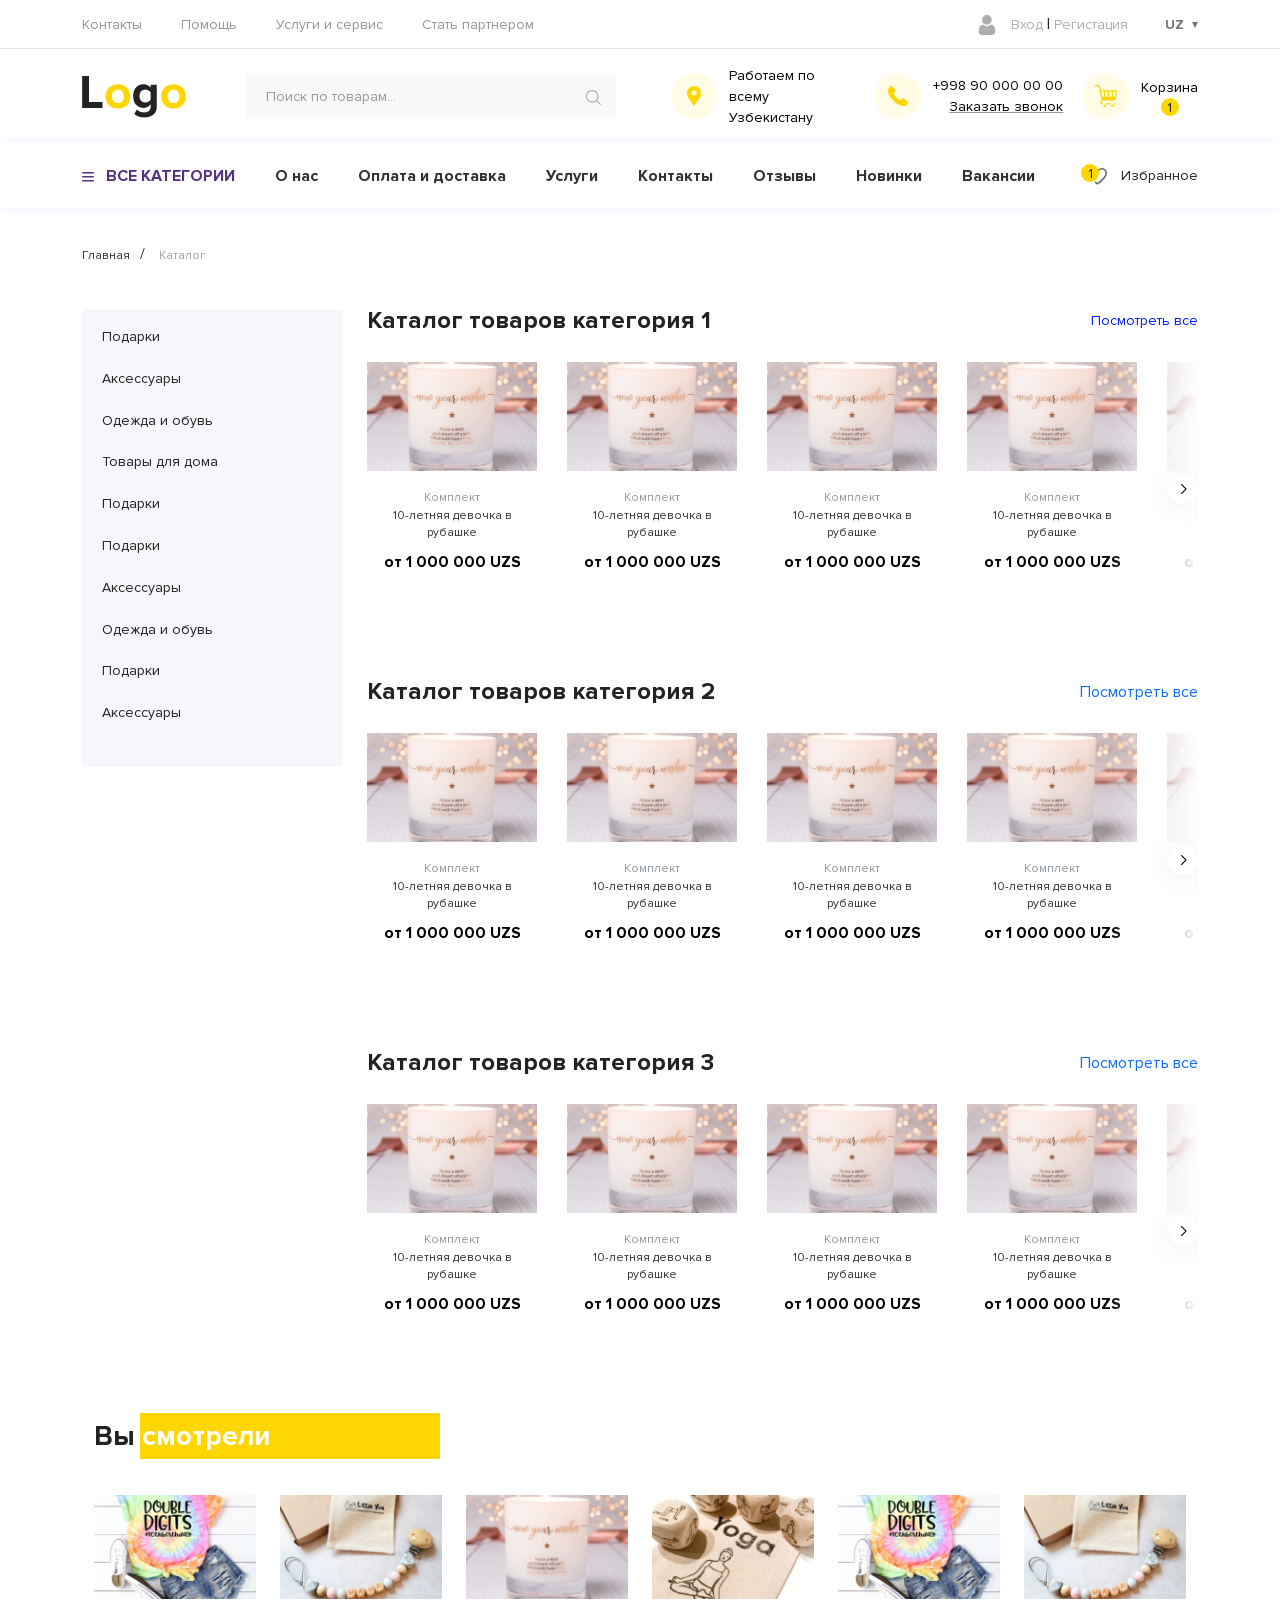
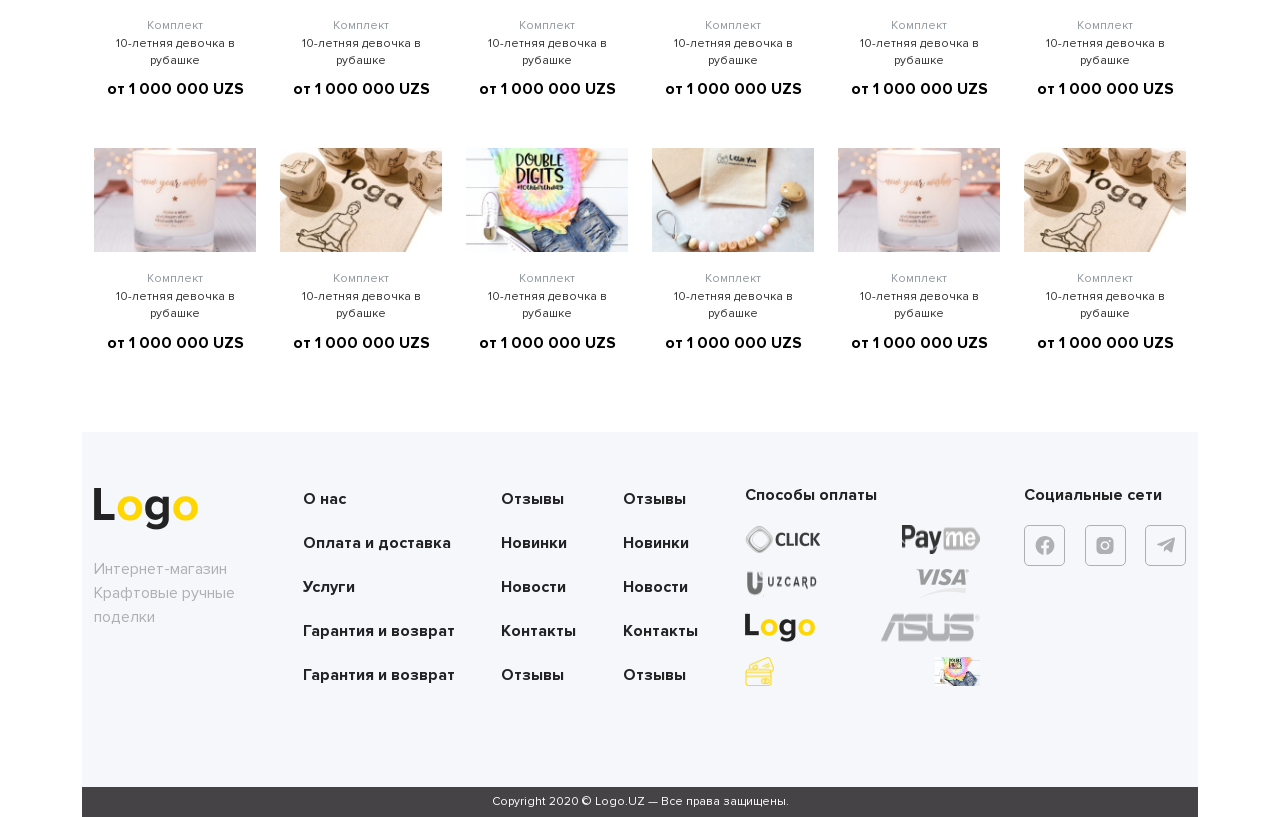
<file: catalog.html>
<!DOCTYPE html>
<html lang="en">

<head>
    <meta charset="UTF-8">
    <meta name="viewport" content="width=device-width, initial-scale=1.0">
    <title>Каталог</title>
    <link href="https://cdn.jsdelivr.net/npm/bootstrap@5.0.0-beta1/dist/css/bootstrap.min.css" rel="stylesheet"
        integrity="sha384-giJF6kkoqNQ00vy+HMDP7azOuL0xtbfIcaT9wjKHr8RbDVddVHyTfAAsrekwKmP1" crossorigin="anonymous">
    <link rel="stylesheet" href="./css/jquery.nice-number.min.css">
    <link rel="stylesheet" href="./css/swiper-bundle.min.css">
    <link rel="stylesheet" href="./css/style.css">
    <link rel="stylesheet" href="./css/media.css">
</head>

<body>

    <header class="header">
        <svg style="display: none;">
            <symbol id="header-top-user" viewBox="0 0 20 20" xmlns="http://www.w3.org/2000/svg">
                <g clip-path="url(#clip0)">
                    <path
                        d="M9.85746 9.63406C11.181 9.63406 12.3271 9.15936 13.2635 8.22278C14.1999 7.28635 14.6746 6.14057 14.6746 4.81688C14.6746 3.49364 14.1999 2.34771 13.2634 1.41097C12.3268 0.474699 11.1809 0 9.85746 0C8.53377 0 7.38799 0.474699 6.45156 1.41113C5.51513 2.34756 5.04028 3.49349 5.04028 4.81688C5.04028 6.14057 5.51513 7.2865 6.45172 8.22293C7.3883 9.1592 8.53423 9.63406 9.85746 9.63406Z" />
                    <path
                        d="M18.2862 15.379C18.2592 14.9893 18.2046 14.5642 18.1242 14.1152C18.043 13.663 17.9385 13.2354 17.8134 12.8447C17.6841 12.4408 17.5083 12.0419 17.291 11.6597C17.0655 11.2629 16.8006 10.9175 16.5034 10.6332C16.1926 10.3358 15.812 10.0967 15.372 9.9223C14.9334 9.74881 14.4474 9.66092 13.9276 9.66092C13.7234 9.66092 13.526 9.74469 13.1446 9.99295C12.91 10.146 12.6355 10.323 12.3291 10.5188C12.0671 10.6857 11.7121 10.8421 11.2738 10.9837C10.8461 11.1221 10.4118 11.1923 9.98318 11.1923C9.55456 11.1923 9.12045 11.1221 8.69229 10.9837C8.25437 10.8422 7.89945 10.6858 7.63776 10.5189C7.33427 10.325 7.05961 10.148 6.82142 9.9928C6.44056 9.74454 6.24296 9.66077 6.0388 9.66077C5.51878 9.66077 5.03295 9.74881 4.59456 9.92245C4.15481 10.0966 3.7741 10.3357 3.46297 10.6334C3.16589 10.9178 2.90084 11.2631 2.67562 11.6597C2.45849 12.0419 2.28271 12.4406 2.15332 12.8448C2.02835 13.2356 1.92383 13.663 1.84265 14.1152C1.76224 14.5635 1.70761 14.9888 1.6806 15.3794C1.65405 15.7621 1.64062 16.1593 1.64062 16.5605C1.64062 17.6045 1.9725 18.4496 2.62695 19.073C3.27331 19.688 4.12856 20.0001 5.1686 20.0001H14.7987C15.8387 20.0001 16.6937 19.6882 17.3402 19.073C17.9948 18.4501 18.3267 17.6048 18.3267 16.5603C18.3265 16.1573 18.3129 15.7598 18.2862 15.379Z" />
                </g>
                <defs>
                    <clipPath id="clip0">
                        <rect width="19.9999" height="20" fill="white" />
                    </clipPath>
                </defs>
            </symbol>
            <symbol id="header-content-input" viewBox="0 0 16 15" xmlns="http://www.w3.org/2000/svg">
                <path
                    d="M15.718 14.0044L12.0573 10.3438C12.9672 9.24957 13.5154 7.84447 13.5154 6.31347C13.5154 2.83221 10.6833 0 7.2022 0C3.72102 0 0.888885 2.83221 0.888885 6.31347C0.888885 9.79451 3.72102 12.6265 7.2022 12.6265C8.73312 12.6265 10.1383 12.0784 11.2325 11.1684L14.8933 14.8292C15.0072 14.9431 15.1565 15 15.3057 15C15.4549 15 15.6042 14.9431 15.7181 14.8292C15.9459 14.6014 15.9459 14.2322 15.718 14.0044ZM2.05527 6.31347C2.05527 3.47535 4.36416 1.16638 7.2022 1.16638C10.0402 1.16638 12.349 3.47535 12.349 6.31347C12.349 9.15136 10.0402 11.4601 7.2022 11.4601C4.36416 11.4601 2.05527 9.15136 2.05527 6.31347Z" />
            </symbol>
            <symbol id="header-content-map" viewBox="0 0 16 22" xmlns="http://www.w3.org/2000/svg">
                <path
                    d="M12.9663 3.03124C11.64 1.70491 9.87644 0.974365 8.00083 0.974365C6.12485 0.974365 4.36166 1.70491 3.03534 3.03124C0.580787 5.48542 0.275754 10.103 2.37474 12.9007L8.00083 21.0256L13.6185 12.912C15.7259 10.103 15.4209 5.48542 12.9663 3.03124ZM8.06564 10.4952C6.65253 10.4952 5.50234 9.34503 5.50234 7.93191C5.50234 6.5188 6.65253 5.3686 8.06564 5.3686C9.47876 5.3686 10.6289 6.5188 10.6289 7.93191C10.6289 9.34503 9.47876 10.4952 8.06564 10.4952Z" />
            </symbol>
            <symbol id="header-content-phone" viewBox="0 0 20 20" xmlns="http://www.w3.org/2000/svg">
                <path
                    d="M19.5511 15.806L16.4624 12.7169C15.8472 12.1042 14.8284 12.1228 14.1918 12.7597L12.6357 14.3154C12.5374 14.2612 12.4356 14.2046 12.3286 14.1446C11.346 13.6001 10.0011 12.8539 8.58579 11.4376C7.16634 10.0183 6.41938 8.67128 5.87323 7.68799C5.8156 7.58381 5.76038 7.48338 5.70586 7.388L6.75022 6.34518L7.26367 5.8311C7.90129 5.19331 7.91887 4.1748 7.3051 3.56028L4.21641 0.470905C3.60264 -0.142752 2.58339 -0.124135 1.94577 0.513654L1.07527 1.38915L1.09906 1.41277C0.807169 1.78521 0.563258 2.21477 0.381746 2.678C0.214427 3.11894 0.110254 3.53971 0.0626212 3.96134C-0.34522 7.34243 1.19984 10.4325 5.39294 14.6256C11.1891 20.4214 15.86 19.9835 16.0615 19.9622C16.5004 19.9097 16.921 19.8048 17.3484 19.6388C17.8076 19.4595 18.2369 19.2159 18.6091 18.9246L18.6281 18.9415L19.51 18.078C20.1463 17.4403 20.1646 16.4215 19.5511 15.806Z" />
            </symbol>
            <symbol id="header-content-cart" viewBox="0 0 22 22" xmlns="http://www.w3.org/2000/svg">
                <path
                    d="M11.9002 19.4219H15.1701C15.617 18.6519 16.4502 18.1328 17.4023 18.1328H9.66797C10.6202 18.1328 11.4533 18.6519 11.9002 19.4219Z"
                    fill="#FFD600" />
                <path d="M19.6346 19.4219H20.625V18.1328H17.4023C18.3545 18.1328 19.1877 18.6519 19.6346 19.4219Z"
                    fill="#FFD600" />
                <path
                    d="M6.70828 16.9688C7.18266 16.6195 7.51566 16.1154 7.65746 15.5547H20.5408L22 5.15625H5.80912L5.155 1.86394C5.11827 0.829856 4.26555 0 3.22266 0H0V1.28906H3.22266C3.57805 1.28906 3.86719 1.5782 3.86719 1.93359V1.99702L6.44445 14.9693C6.43552 15.3476 6.25028 15.7052 5.9443 15.9307C4.44963 17.0308 5.22345 19.4219 7.08984 19.4219H7.43574C7.88262 18.6519 8.71578 18.1328 9.66797 18.1328H7.08984C6.4692 18.1328 6.208 17.3366 6.70828 16.9688ZM14.1797 11.6875V6.44531H16.7578V11.6875H14.1797ZM12.8906 11.6875H10.3125V6.44531H12.8906V11.6875ZM19.782 11.6875H18.0469V6.44531H20.5176L19.782 11.6875ZM9.02344 6.44531V11.6875H7.10673L6.06525 6.44531H9.02344Z"
                    fill="#FFD600" />
                <path
                    d="M9.66797 22C10.3799 22 10.957 21.4229 10.957 20.7109C10.957 19.999 10.3799 19.4219 9.66797 19.4219C8.95604 19.4219 8.37891 19.999 8.37891 20.7109C8.37891 21.4229 8.95604 22 9.66797 22Z"
                    fill="#FFD600" />
                <path
                    d="M17.4023 22C18.1143 22 18.6914 21.4229 18.6914 20.7109C18.6914 19.999 18.1143 19.4219 17.4023 19.4219C16.6904 19.4219 16.1133 19.999 16.1133 20.7109C16.1133 21.4229 16.6904 22 17.4023 22Z"
                    fill="#FFD600" />
            </symbol>
            <symbol id="header-bottom-menu" viewBox="0 0 12 10" xmlns="http://www.w3.org/2000/svg">
                <rect width="12" height="1.5" rx="0.75" />
                <rect y="4" width="12" height="1.5" rx="0.75" />
                <rect y="8" width="12" height="1.5" rx="0.75" />
            </symbol>
            <symbol id="header__bottom-favorite" viewBox="0 0 19 17" xmlns="http://www.w3.org/2000/svg">
                <path
                    d="M5.57182 12.5685C5.87816 12.2565 5.8741 11.7556 5.56273 11.4486C2.99639 8.92635 1.58333 6.688 1.58333 5.14583C1.58333 3.18174 3.18136 1.58333 5.14583 1.58333C7.11031 1.58333 8.70833 3.18174 8.70833 5.14583C8.70833 5.58284 9.063 5.9375 9.5 5.9375C9.937 5.9375 10.2917 5.58284 10.2917 5.14583C10.2917 3.18174 11.8897 1.58333 13.8542 1.58333C15.8186 1.58333 17.4167 3.18174 17.4167 5.14583C17.4167 8.23616 12.0824 12.9005 9.50271 14.8472C9.13354 14.5658 8.56859 14.1238 7.90758 13.5687C7.57263 13.2877 7.07359 13.331 6.79256 13.6657C6.51115 14.0007 6.55464 14.4997 6.88939 14.7807C8.10898 15.8053 9.00038 16.4489 9.03768 16.4758C9.17587 16.5755 9.33765 16.625 9.5 16.625C9.66197 16.625 9.82413 16.5755 9.96232 16.4762C10.8874 15.8103 19 9.83766 19 5.14583C19 2.30851 16.6915 0 13.8542 0C12.0231 0 10.4125 0.961558 9.5 2.40592C8.58753 0.961558 6.97695 0 5.14583 0C2.30851 0 0 2.30851 0 5.14583C0 7.17293 1.4979 9.67337 4.45235 12.578C4.76392 12.8843 5.26586 12.88 5.57182 12.5685Z" />
            </symbol>
            <symbol id="product-like" viewBox="0 0 19 17" xmlns="http://www.w3.org/2000/svg">
                <path
                    d="M5.57182 12.756C5.87816 12.444 5.8741 11.9431 5.56273 11.6361C2.99639 9.11385 1.58333 6.8755 1.58333 5.33333C1.58333 3.36924 3.18136 1.77083 5.14583 1.77083C7.11031 1.77083 8.70833 3.36924 8.70833 5.33333C8.70833 5.77034 9.063 6.125 9.5 6.125C9.937 6.125 10.2917 5.77034 10.2917 5.33333C10.2917 3.36924 11.8897 1.77083 13.8542 1.77083C15.8186 1.77083 17.4167 3.36924 17.4167 5.33333C17.4167 8.42366 12.0824 13.088 9.50271 15.0347C9.13354 14.7533 8.56859 14.3113 7.90758 13.7562C7.57263 13.4752 7.07359 13.5185 6.79256 13.8532C6.51115 14.1882 6.55464 14.6872 6.88939 14.9682C8.10898 15.9928 9.00038 16.6364 9.03768 16.6633C9.17587 16.763 9.33765 16.8125 9.5 16.8125C9.66197 16.8125 9.82413 16.763 9.96232 16.6637C10.8874 15.9978 19 10.0252 19 5.33333C19 2.49601 16.6915 0.1875 13.8542 0.1875C12.0231 0.1875 10.4125 1.14906 9.5 2.59342C8.58753 1.14906 6.97695 0.1875 5.14583 0.1875C2.30851 0.1875 0 2.49601 0 5.33333C0 7.36043 1.4979 9.86087 4.45235 12.7655C4.76392 13.0718 5.26586 13.0675 5.57182 12.756Z" />
            </symbol>
            <symbol id="product-btn" viewBox="0 0 18 18" xmlns="http://www.w3.org/2000/svg">
                <path
                    d="M9.73652 15.8906H12.4119C12.7775 15.2606 13.4592 14.8359 14.2383 14.8359H7.91016C8.68922 14.8359 9.3709 15.2606 9.73652 15.8906Z"/>
                <path d="M16.0646 15.8906H16.875V14.8359H14.2383C15.0173 14.8359 15.699 15.2606 16.0646 15.8906Z" />
                <path
                    d="M5.48859 13.8836C5.87672 13.5977 6.14918 13.1854 6.2652 12.7266H16.8061L18 4.21875H4.75291L4.21773 1.52504C4.18767 0.678973 3.49 0 2.63672 0H0V1.05469H2.63672C2.9275 1.05469 3.16406 1.29125 3.16406 1.58203V1.63392L5.27273 12.2476C5.26542 12.5571 5.11386 12.8497 4.86352 13.0342C3.64061 13.9343 4.27373 15.8906 5.80078 15.8906H6.08379C6.44941 15.2606 7.13109 14.8359 7.91016 14.8359H5.80078C5.29298 14.8359 5.07927 14.1845 5.48859 13.8836ZM11.6016 9.5625V5.27344H13.7109V9.5625H11.6016ZM10.5469 9.5625H8.4375V5.27344H10.5469V9.5625ZM16.1852 9.5625H14.7656V5.27344H16.7871L16.1852 9.5625ZM7.38281 5.27344V9.5625H5.8146L4.96248 5.27344H7.38281Z"/>
                <path
                    d="M7.91016 18C8.49264 18 8.96484 17.5278 8.96484 16.9453C8.96484 16.3628 8.49264 15.8906 7.91016 15.8906C7.32767 15.8906 6.85547 16.3628 6.85547 16.9453C6.85547 17.5278 7.32767 18 7.91016 18Z"/>
                <path
                    d="M14.2383 18C14.8208 18 15.293 17.5278 15.293 16.9453C15.293 16.3628 14.8208 15.8906 14.2383 15.8906C13.6558 15.8906 13.1836 16.3628 13.1836 16.9453C13.1836 17.5278 13.6558 18 14.2383 18Z"/>
            </symbol>
            <symbol id="o'clock" viewBox="0 0 27 27" xmlns="http://www.w3.org/2000/svg">
                <path
                    d="M26.948 14.7468C26.7055 12.3084 25.6162 10.0096 23.8804 8.27386C22.3971 6.79058 20.5815 5.83739 18.6712 5.41356V4.07366C19.4514 3.87954 20.0314 3.17326 20.0314 2.33377C20.0314 1.34509 19.2271 0.540771 18.2384 0.540771H14.4415C13.4528 0.540771 12.6485 1.34509 12.6485 2.33377C12.6485 3.17321 13.2285 3.87949 14.0087 4.07366V5.4173C12.1042 5.84293 10.2946 6.7948 8.81548 8.27391C8.49179 8.5976 8.19331 8.93716 7.92009 9.29007C7.90685 9.28907 7.89362 9.28806 7.88012 9.28806H4.12215C3.83095 9.28806 3.5948 9.52416 3.5948 9.81542C3.5948 10.1067 3.83095 10.3428 4.12215 10.3428H7.20252C6.81587 10.9901 6.5041 11.6699 6.26679 12.3697H0.527352C0.236148 12.3697 0 12.6058 0 12.897C0 13.1883 0.236148 13.4244 0.527352 13.4244H5.96878C5.8168 14.0916 5.72957 14.7705 5.70706 15.4514H3.37505C3.08385 15.4514 2.8477 15.6875 2.8477 15.9787C2.8477 16.27 3.08385 16.5061 3.37505 16.5061H5.72388C5.76839 17.1887 5.87813 17.8677 6.05316 18.5331H2.63676C2.34556 18.5331 2.10941 18.7692 2.10941 19.0604C2.10941 19.3517 2.34556 19.5878 2.63676 19.5878H6.38971C6.90705 20.9563 7.71553 22.239 8.81548 23.3389C10.5529 25.0763 12.854 26.166 15.2949 26.4071C15.6433 26.4415 15.9919 26.4585 16.3401 26.4585C18.3979 26.4585 20.4296 25.863 22.1535 24.7404C22.3976 24.5814 22.4666 24.2547 22.3077 24.0107C22.1487 23.7666 21.822 23.6976 21.578 23.8565C17.8044 26.3138 12.7506 25.7825 9.56126 22.5932C5.81907 18.851 5.81907 12.762 9.56126 9.01975C13.3034 5.27761 19.3924 5.27761 23.1346 9.01975C26.3198 12.205 26.854 17.2544 24.4048 21.0261C24.2462 21.2704 24.3156 21.597 24.5598 21.7556C24.8042 21.9142 25.1307 21.8448 25.2893 21.6005C26.5979 19.5852 27.1869 17.1513 26.948 14.7468ZM13.7032 2.33382C13.7032 1.92671 14.0344 1.59553 14.4415 1.59553H18.2384C18.6455 1.59553 18.9767 1.92671 18.9767 2.33382C18.9767 2.74094 18.6455 3.07211 18.2384 3.07211H18.1438H14.536H14.4415C14.0344 3.07211 13.7032 2.74088 13.7032 2.33382ZM15.0634 5.236V4.12682H17.6165V5.2341C16.7687 5.13327 15.911 5.1339 15.0634 5.236Z" />
                <path
                    d="M23.5078 22.4386C23.3685 22.4386 23.233 22.495 23.135 22.5931C23.0364 22.6912 22.9804 22.8273 22.9804 22.9659C22.9804 23.1046 23.0364 23.2407 23.135 23.3388C23.233 23.4374 23.3686 23.4933 23.5078 23.4933C23.6465 23.4933 23.782 23.4374 23.8806 23.3388C23.9787 23.2407 24.0351 23.1046 24.0351 22.9659C24.0351 22.8273 23.9787 22.6912 23.8806 22.5931C23.782 22.495 23.6464 22.4386 23.5078 22.4386Z"
                    fill="#FFD600" />
                <path
                    d="M16.348 7.62573C11.8371 7.62573 8.16725 11.2956 8.16725 15.8065C8.16725 20.3174 11.8371 23.9872 16.348 23.9872C20.8589 23.9872 24.5288 20.3174 24.5288 15.8065C24.5288 11.2956 20.8589 7.62573 16.348 7.62573ZM16.348 22.9325C12.4187 22.9325 9.22196 19.7358 9.22196 15.8065C9.22196 11.8772 12.4187 8.68044 16.348 8.68044C20.2774 8.68044 23.4741 11.8772 23.4741 15.8065C23.4741 19.7358 20.2774 22.9325 16.348 22.9325Z" />
                <path
                    d="M19.6838 11.7245L17.0718 14.3364C16.8534 14.2284 16.6077 14.1674 16.348 14.1674C16.0882 14.1674 15.8426 14.2284 15.6241 14.3364L14.4551 13.1675C14.2492 12.9615 13.9154 12.9615 13.7093 13.1675C13.5034 13.3734 13.5034 13.7073 13.7093 13.9132L14.8783 15.0822C14.7702 15.3007 14.7093 15.5464 14.7093 15.8061C14.7093 16.7096 15.4444 17.4448 16.348 17.4448C17.2516 17.4448 17.9867 16.7096 17.9867 15.8061C17.9867 15.5464 17.9256 15.3007 17.8176 15.0822L20.3529 12.5469L20.4295 12.4703C20.6355 12.2644 20.6355 11.9304 20.4295 11.7245C20.2236 11.5186 19.8898 11.5186 19.6838 11.7245ZM16.348 16.3901C16.026 16.3901 15.764 16.1281 15.764 15.8061C15.764 15.4841 16.026 15.2221 16.348 15.2221C16.67 15.2221 16.932 15.4841 16.932 15.8061C16.932 16.1281 16.67 16.3901 16.348 16.3901Z" />
                <path
                    d="M21.9863 15.2854H21.4977C21.2065 15.2854 20.9704 15.5215 20.9704 15.8127C20.9704 16.104 21.2065 16.3401 21.4977 16.3401H21.9863C22.2775 16.3401 22.5136 16.104 22.5136 15.8127C22.5136 15.5215 22.2775 15.2854 21.9863 15.2854Z"
                    fill="#FFD600" />
                <path
                    d="M11.1981 15.2728H10.7096C10.4184 15.2728 10.1822 15.5089 10.1822 15.8002C10.1822 16.0914 10.4184 16.3275 10.7096 16.3275H11.1981C11.4893 16.3275 11.7254 16.0914 11.7254 15.8002C11.7254 15.5089 11.4893 15.2728 11.1981 15.2728Z"
                    fill="#FFD600" />
                <path
                    d="M16.3544 11.1835C16.6456 11.1835 16.8817 10.9474 16.8817 10.6561V10.1676C16.8817 9.87635 16.6456 9.64026 16.3544 9.64026C16.0632 9.64026 15.8271 9.87635 15.8271 10.1676V10.6561C15.8271 10.9474 16.0632 11.1835 16.3544 11.1835Z"
                    fill="#FFD600" />
                <path
                    d="M16.3416 20.4286C16.0504 20.4286 15.8142 20.6647 15.8142 20.9559V21.4445C15.8142 21.7357 16.0504 21.9718 16.3416 21.9718C16.6328 21.9718 16.8689 21.7357 16.8689 21.4445V20.9559C16.8689 20.6647 16.6328 20.4286 16.3416 20.4286Z"
                    fill="#FFD600" />
                <path
                    d="M0.527344 18.5327C0.388652 18.5327 0.252598 18.5891 0.154512 18.6872C0.0564258 18.7853 0 18.9214 0 19.0601C0 19.1993 0.0563731 19.3348 0.154512 19.4329C0.25265 19.531 0.388652 19.5874 0.527344 19.5874C0.666035 19.5874 0.80209 19.531 0.900123 19.4329C0.998209 19.3348 1.05469 19.1988 1.05469 19.0601C1.05469 18.9214 0.998262 18.7853 0.900123 18.6872C0.80209 18.5891 0.666035 18.5327 0.527344 18.5327Z" />
            </symbol>
            <symbol id="footer-social-facebook" viewBox="0 0 20 19" xmlns="http://www.w3.org/2000/svg">
                <path
                    d="M19.3958 9.49984C19.3958 4.31066 15.1891 0.104004 9.99996 0.104004C4.81078 0.104004 0.604126 4.31066 0.604126 9.49984C0.604126 14.1895 4.04003 18.0767 8.53186 18.7815V12.2158H6.1462V9.49984H8.53186V7.42982C8.53186 5.07499 9.93463 3.77425 12.0808 3.77425C13.1088 3.77425 14.184 3.95776 14.184 3.95776V6.27002H12.9993C11.8321 6.27002 11.4681 6.99434 11.4681 7.73738V9.49984H14.0739L13.6574 12.2158H11.4681V18.7815C15.9599 18.0767 19.3958 14.1895 19.3958 9.49984Z" />
            </symbol>
            <symbol id="footer-social-instagram" viewBox="0 0 18 19" xmlns="http://www.w3.org/2000/svg">
                <path fill-rule="evenodd" clip-rule="evenodd"
                    d="M9.00004 0.958496H5.41006C4.68984 0.958496 4.05514 1.12953 3.57702 1.25836C3.47989 1.28454 3.38921 1.30897 3.3056 1.32987C2.68664 1.57746 2.19147 1.82504 1.82009 2.32021C1.32492 2.81538 1.07734 3.31055 0.829758 3.80571L0.829755 3.80572C0.58217 4.30089 0.458374 5.04364 0.458374 5.91019V9.50016V13.0901C0.458374 13.8104 0.629405 14.4451 0.758241 14.9232C0.784416 15.0203 0.80885 15.111 0.829755 15.1946C1.07734 15.8136 1.32492 16.3087 1.82009 16.6801C2.31526 17.0515 2.81043 17.4229 3.3056 17.6705C3.80077 17.918 4.54352 18.0418 5.41006 18.0418H9.00004H12.59C13.3102 18.0418 13.9449 17.8708 14.4231 17.742C14.5202 17.7158 14.6109 17.6914 14.6945 17.6705C15.3134 17.4229 15.8086 17.1753 16.18 16.6801C16.5514 16.1849 16.9227 15.6898 17.1703 15.1946C17.4179 14.6994 17.5417 13.9567 17.5417 13.0901V9.50016V5.91019C17.5417 5.18998 17.3707 4.55528 17.2418 4.07716C17.2157 3.98002 17.1912 3.88934 17.1703 3.80572C16.9227 3.18676 16.6752 2.69159 16.18 2.32021C15.6848 1.82505 15.1897 1.57746 14.6945 1.32988L14.6945 1.32987C14.1993 1.08229 13.4566 0.958496 12.59 0.958496H9.00004ZM14.6938 5.04356C14.6938 5.66252 14.1986 6.0339 13.7035 6.0339C13.2083 6.0339 12.7131 5.53873 12.7131 5.04356C12.7131 4.4246 13.2083 4.05322 13.7035 4.05322C14.1986 4.05322 14.6938 4.4246 14.6938 5.04356ZM8.99961 12.4707C7.39031 12.4707 6.15238 11.2328 6.15238 9.62352C6.15238 8.01422 7.39031 6.77629 8.99961 6.77629C10.6089 6.77629 11.8468 8.01422 11.8468 9.62352C11.8468 11.2328 10.6089 12.4707 8.99961 12.4707ZM8.99961 5.16699C6.52377 5.16699 4.54309 7.14767 4.54309 9.62352C4.54309 12.0994 6.52377 14.08 8.99961 14.08C11.4755 14.08 13.4561 12.0994 13.4561 9.62352C13.4561 7.14767 11.4755 5.16699 8.99961 5.16699Z" />
            </symbol>
            <symbol id="footer-social-telegram" viewBox="0 0 18 16" xmlns="http://www.w3.org/2000/svg">
                <path
                    d="M7.06276 10.3856L6.76501 14.5736C7.19101 14.5736 7.37551 14.3906 7.59676 14.1708L9.59401 12.2621L13.7325 15.2928C14.4915 15.7158 15.0263 15.4931 15.231 14.5946L17.9475 1.86557L17.9483 1.86482C18.189 0.742816 17.5425 0.304066 16.803 0.579316L0.835511 6.69257C-0.254239 7.11557 -0.237739 7.72307 0.650261 7.99832L4.73251 9.26807L14.2148 3.33482C14.661 3.03932 15.0668 3.20282 14.733 3.49832L7.06276 10.3856Z" />
            </symbol>
            <symbol id="product-info__reviews-icon" viewBox="0 0 12 12" xmlns="http://www.w3.org/2000/svg">
                <path fill-rule="evenodd" clip-rule="evenodd"
                    d="M5.808 0.658285C5.864 0.466285 6.136 0.466286 6.192 0.658286L7.31284 4.50116C7.33773 4.58649 7.41595 4.64516 7.50484 4.64516H11.3967C11.5893 4.64516 11.6706 4.89053 11.5162 5.00555L8.44343 7.29462C8.37188 7.34792 8.34429 7.44216 8.37579 7.52563L9.84477 11.4178C9.91341 11.5996 9.70846 11.7626 9.54671 11.6548L6.11094 9.36428C6.04376 9.3195 5.95624 9.3195 5.88906 9.36428L2.45329 11.6548C2.29154 11.7626 2.08659 11.5996 2.15523 11.4178L3.62421 7.52563C3.65571 7.44216 3.62812 7.34792 3.55657 7.29462L0.483777 5.00555C0.329378 4.89053 0.410726 4.64516 0.603257 4.64516H4.49516C4.58405 4.64516 4.66227 4.58649 4.68716 4.50116L5.808 0.658285Z" />
            </symbol>
            <symbol id="like" viewBox="0 0 13 12" xmlns="http://www.w3.org/2000/svg">
                <path
                    d="M1.30434 5.21729C0.585393 5.21729 0 5.80268 0 6.52163V10.6956C0 11.4145 0.585393 11.9999 1.30434 11.9999H2.86956C3.16331 11.9999 3.43356 11.9008 3.65218 11.7359V5.21729H1.30434Z" />
                <path
                    d="M12.5217 7.17392C12.5217 6.86037 12.3975 6.56818 12.182 6.35269C12.4257 6.08609 12.5498 5.72869 12.5159 5.3567C12.4549 4.69356 11.8575 4.17391 11.1552 4.17391H7.93244C8.09209 3.6892 8.34774 2.80069 8.34774 2.08695C8.34774 0.955299 7.38618 0 6.78251 0C6.24043 0 5.85329 0.305218 5.83661 0.31774C5.77505 0.367313 5.73905 0.442444 5.73905 0.521732V2.29095L4.23644 5.54609L4.17383 5.57791V11.1699C4.59852 11.3703 5.1359 11.4783 5.47817 11.4783H10.2672C10.8354 11.4783 11.3326 11.0953 11.4495 10.5668C11.5095 10.295 11.4745 10.0211 11.3551 9.78315C11.7406 9.58906 11.9999 9.19201 11.9999 8.73914C11.9999 8.55445 11.9577 8.37758 11.8773 8.21741C12.2629 8.02332 12.5217 7.62627 12.5217 7.17392Z" />
            </symbol>
            <symbol id="dislike" viewBox="0 0 13 12" xmlns="http://www.w3.org/2000/svg">
                <path
                    d="M1.30434 6.78271C0.585393 6.78271 0 6.19732 0 5.47837V1.30444C0 0.585489 0.585393 9.63211e-05 1.30434 9.63211e-05H2.86956C3.16331 9.63211e-05 3.43356 0.0992188 3.65218 0.264105V6.78271H1.30434Z" />
                <path
                    d="M12.5217 4.82608C12.5217 5.13963 12.3975 5.43182 12.182 5.64731C12.4257 5.91391 12.5498 6.27131 12.5159 6.6433C12.4549 7.30644 11.8575 7.82609 11.1552 7.82609H7.93244C8.09209 8.3108 8.34774 9.19931 8.34774 9.91305C8.34774 11.0447 7.38618 12 6.78251 12C6.24043 12 5.85329 11.6948 5.83661 11.6823C5.77505 11.6327 5.73905 11.5576 5.73905 11.4783V9.70905L4.23644 6.45391L4.17383 6.42209V0.830067C4.59852 0.629719 5.1359 0.521718 5.47817 0.521718H10.2672C10.8354 0.521718 11.3326 0.904684 11.4495 1.43319C11.5095 1.70503 11.4745 1.97894 11.3551 2.21685C11.7406 2.41094 11.9999 2.80799 11.9999 3.26086C11.9999 3.44555 11.9577 3.62242 11.8773 3.78259C12.2629 3.97668 12.5217 4.37373 12.5217 4.82608Z" />
            </symbol>
            <symbol id="delivery" viewBox="0 0 19 11" xmlns="http://www.w3.org/2000/svg">
                <path
                    d="M18.4179 5.33588L16.6835 2.52338C16.5795 2.3535 16.391 2.25 16.1875 2.25H12.7188V0.5625C12.7188 0.252 12.4598 0 12.1406 0H4.04688C3.72775 0 3.46875 0.252 3.46875 0.5625V1.125H0.578125C0.259 1.125 0 1.377 0 1.6875C0 1.998 0.259 2.25 0.578125 2.25H3.46875V3.375H1.73438C1.41525 3.375 1.15625 3.627 1.15625 3.9375C1.15625 4.248 1.41525 4.5 1.73438 4.5H3.46875V5.625H2.89062C2.5715 5.625 2.3125 5.877 2.3125 6.1875C2.3125 6.498 2.5715 6.75 2.89062 6.75H3.46875V8.4375C3.46875 8.748 3.72775 9 4.04688 9H5.88763C6.12697 9.65362 6.76291 10.125 7.51562 10.125C8.26834 10.125 8.90428 9.65362 9.14363 9H12.1406H12.7188H13.9814C14.2207 9.65362 14.8567 10.125 15.6094 10.125C16.3621 10.125 16.998 9.65362 17.2374 9H17.9219C18.241 9 18.5 8.748 18.5 8.4375V5.625C18.5 5.52262 18.4722 5.4225 18.4179 5.33588ZM7.51562 9C7.1965 9 6.9375 8.74687 6.9375 8.4375C6.9375 8.12813 7.1965 7.875 7.51562 7.875C7.83475 7.875 8.09375 8.12813 8.09375 8.4375C8.09375 8.74687 7.83475 9 7.51562 9ZM15.6094 9C15.2914 9 15.0312 8.74687 15.0312 8.4375C15.0312 8.12813 15.2914 7.875 15.6094 7.875C15.9273 7.875 16.1875 8.12813 16.1875 8.4375C16.1875 8.74687 15.9273 9 15.6094 9ZM13.875 5.625V3.375H15.8603L17.2478 5.625H13.875Z" />
            </symbol>
            <symbol id="payment-card" viewBox="0 0 14 9" xmlns="http://www.w3.org/2000/svg">
                <path d="M13.4446 2.16669H0.0834961V3.25003H13.4446V2.16669Z" />
                <path
                    d="M0.0834961 3.79169V7.31252C0.0834961 8.05893 0.708127 8.66668 1.47527 8.66668H12.0528C12.8199 8.66668 13.4446 8.05893 13.4446 7.31252V3.79169H0.0834961ZM2.032 5.41668H4.25884C4.41249 5.41668 4.5372 5.53803 4.5372 5.68753C4.5372 5.83702 4.41249 5.95834 4.25884 5.95834H2.032C1.87834 5.95834 1.75363 5.837 1.75363 5.6875C1.75363 5.538 1.87834 5.41668 2.032 5.41668ZM5.92897 7.04168H2.032C1.87834 7.04168 1.75363 6.92034 1.75363 6.77084C1.75363 6.62134 1.87834 6.5 2.032 6.5H5.92897C6.08262 6.5 6.20734 6.62134 6.20734 6.77084C6.20734 6.92034 6.08317 7.04168 5.92897 7.04168Z" />
                <path
                    d="M12.0528 0H1.47527C0.708127 0 0.0834961 0.607749 0.0834961 1.35418V1.62502H13.4446V1.35418C13.4446 0.607749 12.82 0 12.0528 0Z" />
            </symbol>
            <symbol id="emptyStar" viewBox="0 0 13 12" xmlns="http://www.w3.org/2000/svg">
                <path fill-rule="evenodd" clip-rule="evenodd"
                    d="M6.36401 0.639085C6.42099 0.44899 6.69018 0.44899 6.74716 0.639085L7.90532 4.50259C7.93068 4.58721 8.00856 4.64516 8.09689 4.64516H12.1055C12.2994 4.64516 12.3799 4.89333 12.2229 5.0071L9.06754 7.29415C8.99396 7.34747 8.96559 7.4437 8.99845 7.52841L10.5093 11.4232C10.5794 11.6041 10.3768 11.7689 10.214 11.6633L6.66442 9.36092C6.59822 9.31798 6.51295 9.31798 6.44674 9.36092L2.89721 11.6633C2.73441 11.7689 2.53173 11.6041 2.60191 11.4232L4.11272 7.52841C4.14558 7.4437 4.1172 7.34747 4.04363 7.29415L0.888267 5.0071C0.731302 4.89333 0.811781 4.64516 1.00564 4.64516H5.01427C5.10261 4.64516 5.18048 4.58721 5.20585 4.50259L6.36401 0.639085Z" />
            </symbol>
            <symbol id="arrow" viewBox="0 0 11 11" xmlns="http://www.w3.org/2000/svg">
                <path fill-rule="evenodd" clip-rule="evenodd"
                    d="M10.4753 6.04904L6.26335 10.2611C5.89723 10.6272 5.30364 10.6272 4.93753 10.2611L0.524519 6.04904C0.158402 5.68292 0.158402 5.08933 0.524519 4.72321C0.890635 4.3571 1.48423 4.3571 1.85034 4.72321L4.66294 7.33489L4.66294 1.34821C4.66294 0.830447 5.08267 0.410714 5.60044 0.410714C6.1182 0.410714 6.53794 0.830447 6.53794 1.34821L6.53794 7.33489L9.14952 4.72321C9.51563 4.3571 10.1092 4.3571 10.4753 4.72321C10.8415 5.08933 10.8415 5.68292 10.4753 6.04904Z" />
            </symbol>
            <symbol id="arrow-down" viewBox="0 0 8 4" xmlns="http://www.w3.org/2000/svg">
                <path d="M4 4L7.4641 0.25H0.535898L4 4Z" />
            </symbol>
            <symbol id="sale" viewBox="0 0 23 21" xmlns="http://www.w3.org/2000/svg">
                <path
                    d="M20.2324 3.67633L20.5245 1.78746C20.5492 1.62747 20.5391 1.46404 20.4948 1.30833C20.4505 1.15262 20.3731 1.00831 20.268 0.885238C20.1628 0.762168 20.0323 0.663244 19.8854 0.595219C19.7385 0.527195 19.5787 0.491674 19.4168 0.491081C19.3599 0.491065 19.3031 0.495327 19.2469 0.503831L13.4719 1.36633C12.9161 1.45046 12.4015 1.70964 12.003 2.10621L0.768049 13.3375C0.663563 13.4419 0.580679 13.566 0.52413 13.7025C0.467582 13.839 0.438477 13.9853 0.438477 14.133C0.438477 14.2808 0.467582 14.4271 0.52413 14.5636C0.580679 14.7001 0.663563 14.8241 0.768049 14.9286L6.0713 20.2315C6.28557 20.4362 6.57051 20.5504 6.86686 20.5504C7.16321 20.5504 7.44815 20.4362 7.66242 20.2315L14.1814 13.7125C14.6952 17.2468 16.2443 19.75 18.1245 19.75C20.4375 19.75 22.2495 15.9625 22.2495 11.125C22.2495 7.91046 21.4485 5.16021 20.2324 3.67633ZM12.2344 5.05296L13.5604 3.72696C13.595 3.69114 13.6364 3.66257 13.6821 3.64292C13.7279 3.62326 13.7771 3.61292 13.8269 3.61249C13.8767 3.61205 13.9261 3.62154 13.9722 3.6404C14.0182 3.65925 14.0601 3.6871 14.0953 3.72231C14.1305 3.75752 14.1584 3.79939 14.1772 3.84547C14.1961 3.89156 14.2056 3.94094 14.2051 3.99073C14.2047 4.04052 14.1944 4.08973 14.1747 4.13548C14.1551 4.18123 14.1265 4.22261 14.0907 4.25721L13.0298 5.31808L14.0907 6.37858L14.6209 5.84833C14.6916 5.78002 14.7864 5.74222 14.8847 5.74308C14.983 5.74393 15.0771 5.78337 15.1466 5.8529C15.2161 5.92243 15.2556 6.01648 15.2564 6.11481C15.2573 6.21313 15.2195 6.30786 15.1512 6.37858L14.6209 6.90883L15.6814 7.96971L16.7423 6.90883C16.7769 6.87301 16.8183 6.84445 16.864 6.82479C16.9098 6.80514 16.959 6.79479 17.0088 6.79436C17.0586 6.79393 17.1079 6.80342 17.154 6.82227C17.2001 6.84113 17.242 6.86897 17.2772 6.90418C17.3124 6.93939 17.3403 6.98126 17.3591 7.02735C17.378 7.07343 17.3874 7.12281 17.387 7.17261C17.3866 7.2224 17.3762 7.27161 17.3566 7.31736C17.3369 7.36311 17.3084 7.40449 17.2725 7.43908L15.9465 8.76508C15.8762 8.83538 15.7809 8.87488 15.6814 8.87488C15.582 8.87488 15.4866 8.83538 15.4163 8.76508L12.2344 5.58321C12.1641 5.51288 12.1246 5.41752 12.1246 5.31808C12.1246 5.21864 12.1641 5.12328 12.2344 5.05296ZM8.19267 16.5193L7.1318 17.5798C7.0608 17.6465 6.96665 17.6829 6.86927 17.6814C6.77189 17.6799 6.67891 17.6406 6.61002 17.5717C6.54113 17.5029 6.50172 17.4099 6.50014 17.3126C6.49856 17.2152 6.53493 17.121 6.60155 17.05L7.66205 15.9891C7.69691 15.9543 7.72457 15.9129 7.74345 15.8674C7.76232 15.8218 7.77203 15.773 7.77203 15.7238C7.77203 15.6745 7.76232 15.6257 7.74345 15.5802C7.72457 15.5346 7.69691 15.4933 7.66205 15.4585L7.1318 14.9282C7.09697 14.8933 7.05561 14.8657 7.01009 14.8468C6.96456 14.8279 6.91577 14.8182 6.86649 14.8182C6.8172 14.8182 6.76841 14.8279 6.72288 14.8468C6.67736 14.8657 6.636 14.8933 6.60117 14.9282L6.07092 15.4585C5.96645 15.5629 5.84243 15.6458 5.70592 15.7024C5.56942 15.7589 5.42311 15.788 5.27536 15.788C5.12761 15.788 4.9813 15.7589 4.8448 15.7024C4.70829 15.6458 4.58427 15.5629 4.4798 15.4585L3.94955 14.9282C3.84506 14.8237 3.76218 14.6997 3.70563 14.5632C3.64908 14.4267 3.61998 14.2804 3.61998 14.1326C3.61998 13.9849 3.64908 13.8386 3.70563 13.7021C3.76218 13.5656 3.84506 13.4415 3.94955 13.3371L5.01005 12.2766C5.08077 12.2083 5.1755 12.1705 5.27382 12.1713C5.37215 12.1722 5.4662 12.2116 5.53573 12.2811C5.60526 12.3507 5.6447 12.4447 5.64555 12.5431C5.64641 12.6414 5.60861 12.7361 5.5403 12.8068L4.4798 13.8673C4.44493 13.9022 4.41727 13.9435 4.3984 13.989C4.37953 14.0346 4.36982 14.0834 4.36982 14.1326C4.36982 14.1819 4.37953 14.2307 4.3984 14.2762C4.41727 14.3218 4.44493 14.3631 4.4798 14.398L5.01005 14.9282C5.04488 14.9631 5.08623 14.9907 5.13176 15.0096C5.17728 15.0285 5.22608 15.0382 5.27536 15.0382C5.32464 15.0382 5.37344 15.0285 5.41896 15.0096C5.46449 14.9907 5.50585 14.9631 5.54067 14.9282L6.07092 14.398C6.17539 14.2935 6.29942 14.2106 6.43592 14.154C6.57243 14.0975 6.71873 14.0684 6.86649 14.0684C7.01424 14.0684 7.16054 14.0975 7.29705 14.154C7.43355 14.2106 7.55758 14.2935 7.66205 14.398L8.1923 14.9282C8.29678 15.0327 8.37967 15.1567 8.43622 15.2932C8.49277 15.4297 8.52187 15.576 8.52187 15.7238C8.52187 15.8715 8.49277 16.0178 8.43622 16.1543C8.37967 16.2908 8.29678 16.4149 8.1923 16.5193H8.19267ZM12.0709 12.625C12.0456 12.6672 12.0122 12.704 11.9726 12.7333C11.933 12.7626 11.8881 12.7839 11.8403 12.7958C11.7925 12.8078 11.7429 12.8102 11.6942 12.8029C11.6455 12.7957 11.5987 12.7789 11.5564 12.7536L10.4817 12.1086L9.30492 13.2853L9.94992 14.3601C10.0011 14.4454 10.0164 14.5475 9.9923 14.644C9.96821 14.7405 9.90677 14.8235 9.82149 14.8748C9.7362 14.926 9.63406 14.9412 9.53754 14.9171C9.44102 14.8931 9.35802 14.8316 9.3068 14.7463L6.9203 10.7687C6.87731 10.697 6.8595 10.6131 6.86969 10.5301C6.87988 10.4471 6.91749 10.37 6.97655 10.3108L7.50717 9.78021C7.56631 9.72115 7.64348 9.68353 7.72644 9.67334C7.80939 9.66315 7.89337 9.68097 7.96505 9.72396L11.9427 12.1105C12.0279 12.1617 12.0893 12.2447 12.1133 12.3412C12.1374 12.4376 12.1221 12.5397 12.0709 12.625ZM13.185 11.5266C13.1147 11.5969 13.0194 11.6364 12.9199 11.6364C12.8205 11.6364 12.7251 11.5969 12.6548 11.5266L9.47292 8.34471C9.43711 8.31011 9.40854 8.26873 9.38889 8.22298C9.36923 8.17723 9.35889 8.12802 9.35845 8.07823C9.35802 8.02844 9.36751 7.97906 9.38636 7.93297C9.40522 7.88689 9.43307 7.84502 9.46828 7.80981C9.50348 7.7746 9.54535 7.74675 9.59144 7.7279C9.63753 7.70904 9.68691 7.69955 9.7367 7.69999C9.78649 7.70042 9.8357 7.71076 9.88145 7.73042C9.9272 7.75007 9.96858 7.77864 10.0032 7.81446L12.9199 10.7312L14.2459 9.40521C14.3166 9.3369 14.4114 9.2991 14.5097 9.29995C14.608 9.30081 14.7021 9.34025 14.7716 9.40977C14.8411 9.4793 14.8806 9.57336 14.8814 9.67168C14.8823 9.77 14.8445 9.86473 14.7762 9.93546L13.185 11.5266ZM18.1245 19C16.5765 19 15.237 16.4151 14.8587 13.0352L18.9 8.99346C19.2959 8.59946 19.5549 8.08878 19.6388 7.53658L20.067 4.75258C19.8581 4.38658 19.5952 4.05421 19.287 3.76671C19.1779 3.94887 19.0313 4.10575 18.8569 4.22694C18.6825 4.34814 18.4844 4.43087 18.2756 4.46966C18.0668 4.50845 17.8521 4.50241 17.6459 4.45193C17.4396 4.40146 17.2464 4.30771 17.0791 4.1769C16.9118 4.04609 16.7743 3.88121 16.6755 3.69319C16.5768 3.50518 16.5192 3.29832 16.5065 3.08634C16.4938 2.87436 16.5263 2.6621 16.6019 2.46364C16.6774 2.26518 16.7943 2.08506 16.9448 1.93521C17.2307 1.66273 17.6105 1.51074 18.0055 1.51074C18.4004 1.51074 18.7803 1.66273 19.0662 1.93521C19.3442 2.21225 19.5016 2.58785 19.5042 2.98033C19.777 3.17976 20.0225 3.41414 20.2343 3.67746L20.0704 4.74283C20.9269 6.18696 21.4995 8.53071 21.4995 11.125C21.4995 15.3936 19.9538 19 18.1245 19Z" />
            </symbol>
            <symbol id="delete" width="21" height="21" viewBox="0 0 21 21" xmlns="http://www.w3.org/2000/svg">
                <g clip-path="url(#clip0)">
                    <path
                        d="M17.444 2.10648H13.6929V0.684797C13.6929 0.306633 13.3863 0 13.0081 0H7.99226C7.61409 0 7.30746 0.306592 7.30746 0.684797V2.10648H3.55638C3.17821 2.10648 2.87158 2.41307 2.87158 2.79128V4.89772C2.87158 5.27588 3.17817 5.58251 3.55638 5.58251H3.76441L4.39031 20.3443C4.40581 20.7108 4.70756 21 5.07445 21H15.9259C16.2928 21 16.5945 20.7108 16.61 20.3442L17.2359 5.58247H17.4439C17.8221 5.58247 18.1287 5.27588 18.1287 4.89768V2.79128C18.1288 2.41303 17.8222 2.10648 17.444 2.10648ZM8.67706 1.36955H12.3233V2.10648H8.67706V1.36955ZM15.2696 19.6304H5.73082L5.13519 5.58251H15.8651L15.2696 19.6304ZM16.7592 4.21292C16.137 4.21292 4.61393 4.21292 4.24118 4.21292V3.47603H16.7592V4.21292Z" />
                    <path
                        d="M7.74486 7.68245C7.36669 7.68245 7.06006 7.98904 7.06006 8.36725V16.8457C7.06006 17.2239 7.36665 17.5305 7.74486 17.5305C8.12302 17.5305 8.42965 17.224 8.42965 16.8457V8.36725C8.42961 7.98904 8.12302 7.68245 7.74486 7.68245Z" />
                    <path
                        d="M10.5002 7.68245C10.1221 7.68245 9.81543 7.98904 9.81543 8.36725V16.8457C9.81543 17.2239 10.122 17.5305 10.5002 17.5305C10.8784 17.5305 11.185 17.224 11.185 16.8457V8.36725C11.185 7.98904 10.8784 7.68245 10.5002 7.68245Z" />
                    <path
                        d="M13.2546 7.68245C12.8765 7.68245 12.5698 7.98904 12.5698 8.36725V16.8457C12.5698 17.2239 12.8764 17.5305 13.2546 17.5305C13.6328 17.5305 13.9394 17.224 13.9394 16.8457V8.36725C13.9394 7.98904 13.6328 7.68245 13.2546 7.68245Z" />
                </g>
                <defs>
                    <clipPath id="clip0">
                        <rect width="21" height="21" fill="white" />
                    </clipPath>
                </defs>
            </symbol>


        </svg>

         <div class="header__top">
            <div class="container-xl">
                <div class="header__top-inner">
                    <div class="header___top-nav">
                        <a class="header__top-link" href="./contacts.html">Контакты</a>
                        <a class="header__top-link" href="./contacts.html">Помощь</a>
                        <a class="header__top-link" href="./paydeliver.html">Услуги и сервис</a>
                        <a class="header__top-link" href="./contacts.html">Стать партнером</a>
                    </div>
                    <div class="header__top-signIn">
                        <div class="header__top-signInLink">
                            <svg width="20" height="20">
                                <use xlink:href="#header-top-user" fill='#ADAEB0'></use>
                            </svg>
                            <a href="#!">Вход</a>
                            |
                            <a href="#!">Регистация</a>
                        </div>
                        <div class="header__language">
                            <form class="header__language-form">
                                <output class="header__language-output" name="x" for="a b" onclick="openLang()">UZ</output>
                                <div class="header__language-input-wrapper">
                                    <input class="header__language-input" type="text" id="a" value="RU" readonly onclick="x.value='RU'">
                                    <input class="header__language-input" type="text" id="b" value="UZ" readonly onclick="x.value='UZ'">
                                </div>
                            </form>
                        </div>
                    </div>
                </div>
            </div>
        </div>

        <div class="header__content">
            <div class="container-xl">
                <div class="header__content-inner">
                    <div class="header__content-logoWrapper">
                        <a class="header__content-logoLink" href="./index.html">
                            <img class="header__content-logo" src="./img/logo.png" alt="Logo">
                        </a>
                    </div>
                    <div class="header__mob-language">
                        <form class="header__mob-language-form">
                            <output class="header__mob-language-output" name="x" for="a b" onclick="openLangMob()">UZ</output>
                            <div class="header__mob-language-input-wrapper">
                                <input class="header__mob-language-input" type="text" id="b" value="UZ" readonly onclick="x.value='UZ'">
                                <input class="header__mob-language-input" type="text" id="a" value="RU" readonly onclick="x.value='RU'">
                            </div>
                        </form>
                    </div>
                    
                    <div class="header__top-signInLink-mob">
                        <div class="header__top-signInLink-mob-inner">
                            <a href="#!">Вход</a>
                            <a href="#!">Регистация</a>
                        </div>
                        <svg class="header__user-mob-icon" width="20" height="20">
                            <use xlink:href="#header-top-user" fill="#ADAEB0"></use>
                        </svg>
                    </div>
                    <a href="./favorite.html" class="header__bottom-favorites-mob">
                        <span>1</span>
                        <svg width="19" height="17" fill="#6B6B6B">
                            <use xlink:href="#header__bottom-favorite"></use>
                        </svg>
                    </a>

                    <div class="header__content-inputWrapper">
                        <input class="header__content-input" type="text" placeholder="Поиск по товарам...">
                        <span>
                            <svg width="16" height="15">
                                <use xlink:href='#header-content-input' fill="#AFB0B4"></use>
                            </svg>
                        </span>
                    </div>
                    <a href="./contacts.html" class="header__content-radius">
                        <div class="header__content-icon-wrapper">
                            <svg width="16" height="22">
                                <use xlink:href='#header-content-map' fill="#FFD600"></use>
                            </svg>
                        </div>
                        <p>Работаем по всему Узбекистану</p>
                    </a>
                    <a class="header__content-phone" href="tel:+998 90 000 00 00">
                        <div class="header__content-icon-wrapper">
                            <svg width="20" height="20">
                                <use xlink:href='#header-content-phone' fill="#FFD600"></use>
                            </svg>
                        </div>
                        <div>
                            <span>+998 90 000 00 00</span>
                            <p>Заказать звонок</p>
                        </div>
                    </a>
                    <a class="header__content-cart" href="./basket.html">
                        <div class="header__content-icon-wrapper">
                            <svg width="22" height="22">
                                <use xlink:href='#header-content-cart' fill="#FFD600"></use>
                            </svg>
                        </div>
                        <div>
                            <p>Корзина</p>
                            <span>1</span>
                        </div>
                    </a>
                </div>
            </div>
        </div>

        <div class="header__bottom">
            <div class="container-xl">
                <div class="header__bottom-inner">
                    <div class="menu">
                        <span class="mune__icon"></span>
                    </div>
                    <div class="header__bottom-nav">
                        
                        <ul class="header__bottom-list">
                            <span class="menu-close">&times;</span>
                            <li>
                                <a class="header__bottom-menuLink" href="./catalog.html">
                                    <svg width="12" height="10" fill="#553280">
                                        <use xlink:href='#header-bottom-menu'></use>
                                    </svg>
                                    Все категории
                                </a>
                            </li>
                            <li class="header__bottom-item">
                                <a class="header__bottom-link" href="./aboutus.html">О нас</a>
                            </li>
                            <li class="header__bottom-item">
                                <a class="header__bottom-link" href="./paydeliver.html">Оплата и
                                    доставка</a>
                            </li>
                            <li class="header__bottom-item">
                                <a class="header__bottom-link" href="./productcard.html">Услуги</a>
                            </li>
                            <li class="header__bottom-item">
                                <a class="header__bottom-link" href="./contacts.html">Контакты</a>
                            </li>
                            <li class="header__bottom-item">
                                <a class="header__bottom-link" href="./productcard.html#reviews">Отзывы</a>
                            </li>
                            <li class="header__bottom-item">
                                <a class="header__bottom-link" href="/productcard.html#newProducts">Новинки</a>
                            </li>
                            <li class="header__bottom-item">
                                <a class="header__bottom-link" href="#!">Вакансии</a>
                            </li>
                        </ul>
                    </div>
                    <a href="./favorite.html" class="header__bottom-favorites">
                        <span>1</span>
                        <svg width="19" height="17" fill="#6B6B6B">
                            <use xlink:href='#header__bottom-favorite'></use>
                        </svg>
                        
                        Избранное
                    </a>
                    <div class="header__content-inputWrapper-mob">
                        <input class="header__content-input" type="text" placeholder="Поиск по товарам...">
                        <span>
                            <svg width="16" height="15">
                                <use xlink:href="#header-content-input" fill="#AFB0B4"></use>
                            </svg>
                        </span>
                    </div>
                </div>
            </div>
        </div>
    </header>
    <div class="container-xl">
        <nav class="basket__breadcrumb breadcrumb">
            <ul class="breadcrumb__list">
                <li class="breadcrumb__item">
                    <a href="./index.html" class="breadcrumb__link">Главная</a>
                </li>
                <li class="breadcrumb__item">
                    <a href="#!" class="breadcrumb__link">Каталог</a>
                </li>
            </ul>
        </nav>
    </div>
    <div class="container-xl">
        <div class="row">

            <div class="col-sm-3">
                <aside class="aside catalog-aside">
                    <div class="aside__arrow-down">▼</div>
                    <ul class="aside__list">
                        <li class="aside__item">
                            <a class="aside__link" href="#!">Подарки</a>
                            <ul class="aside__second-list">
                                <li class="aside__second-item">
                                    <a class="aside__second-link" href="#!">Декор для дома</a>
                                </li>
                                <li class="aside__second-item">
                                    <a class="aside__second-link" href="#!">Декор для дома</a>
                                </li>
                                <li class="aside__second-item">
                                    <a class="aside__second-link" href="#!">Декор для дома</a>
                                </li>
                                <li class="aside__second-item">
                                    <a class="aside__second-link" href="#!">Декор для дома</a>
                                </li>
                                <li class="aside__second-item">
                                    <a class="aside__second-link" href="#!">Декор для дома</a>
                                </li>
                                <li class="aside__second-item">
                                    <a class="aside__second-link" href="#!">Ещё <span>▼</span> </a>
                                </li>
                            </ul>
                        </li>
                        <li class="aside__item">
                            <a class="aside__link" href="#!">Аксессуары</a>
                            <ul class="aside__second-list">
                                <li class="aside__second-item">
                                    <a class="aside__second-link" href="#!">Декор для дома</a>
                                </li>
                                <li class="aside__second-item">
                                    <a class="aside__second-link" href="#!">Декор для дома</a>
                                </li>
                                <li class="aside__second-item">
                                    <a class="aside__second-link" href="#!">Декор для дома</a>
                                </li>
                                <li class="aside__second-item">
                                    <a class="aside__second-link" href="#!">Декор для дома</a>
                                </li>
                                <li class="aside__second-item">
                                    <a class="aside__second-link" href="#!">Декор для дома</a>
                                </li>
                                <li class="aside__second-item">
                                    <a class="aside__second-link" href="#!">Ещё <span>▼</span> </a>
                                </li>
                            </ul>
                        </li>
                        <li class="aside__item">
                            <a class="aside__link" href="#!">Одежда и обувь</a>
                            <ul class="aside__second-list">
                                <li class="aside__second-item">
                                    <a class="aside__second-link" href="#!">Декор для дома</a>
                                </li>
                                <li class="aside__second-item">
                                    <a class="aside__second-link" href="#!">Декор для дома</a>
                                </li>
                                <li class="aside__second-item">
                                    <a class="aside__second-link" href="#!">Декор для дома</a>
                                </li>
                                <li class="aside__second-item">
                                    <a class="aside__second-link" href="#!">Декор для дома</a>
                                </li>
                                <li class="aside__second-item">
                                    <a class="aside__second-link" href="#!">Декор для дома</a>
                                </li>
                                <li class="aside__second-item">
                                    <a class="aside__second-link" href="#!">Ещё <span>▼</span> </a>
                                </li>
                            </ul>
                        </li>
                        <li class="aside__item">
                            <a class="aside__link" href="#!">Товары для дома</a>
                            <ul class="aside__second-list">
                                <li class="aside__second-item">
                                    <a class="aside__second-link" href="#!">Декор для дома</a>
                                </li>
                                <li class="aside__second-item">
                                    <a class="aside__second-link" href="#!">Декор для дома</a>
                                </li>
                                <li class="aside__second-item">
                                    <a class="aside__second-link" href="#!">Декор для дома</a>
                                </li>
                                <li class="aside__second-item">
                                    <a class="aside__second-link" href="#!">Декор для дома</a>
                                </li>
                                <li class="aside__second-item">
                                    <a class="aside__second-link" href="#!">Декор для дома</a>
                                </li>
                                <li class="aside__second-item">
                                    <a class="aside__second-link" href="#!">Ещё <span>▼</span> </a>
                                </li>
                            </ul>
                        </li>
                        <li class="aside__item">
                            <a class="aside__link" href="#!">Подарки</a>
                            <ul class="aside__second-list">
                                <li class="aside__second-item">
                                    <a class="aside__second-link" href="#!">Декор для дома</a>
                                </li>
                                <li class="aside__second-item">
                                    <a class="aside__second-link" href="#!">Декор для дома</a>
                                </li>
                                <li class="aside__second-item">
                                    <a class="aside__second-link" href="#!">Декор для дома</a>
                                </li>
                                <li class="aside__second-item">
                                    <a class="aside__second-link" href="#!">Декор для дома</a>
                                </li>
                                <li class="aside__second-item">
                                    <a class="aside__second-link" href="#!">Декор для дома</a>
                                </li>
                                <li class="aside__second-item">
                                    <a class="aside__second-link" href="#!">Ещё <span>▼</span> </a>
                                </li>
                            </ul>
                        </li>
                        <li class="aside__item">
                            <a class="aside__link" href="#!">Подарки</a>
                            <ul class="aside__second-list">
                                <li class="aside__second-item">
                                    <a class="aside__second-link" href="#!">Декор для дома</a>
                                </li>
                                <li class="aside__second-item">
                                    <a class="aside__second-link" href="#!">Декор для дома</a>
                                </li>
                                <li class="aside__second-item">
                                    <a class="aside__second-link" href="#!">Декор для дома</a>
                                </li>
                                <li class="aside__second-item">
                                    <a class="aside__second-link" href="#!">Декор для дома</a>
                                </li>
                                <li class="aside__second-item">
                                    <a class="aside__second-link" href="#!">Декор для дома</a>
                                </li>
                                <li class="aside__second-item">
                                    <a class="aside__second-link" href="#!">Ещё <span>▼</span> </a>
                                </li>
                            </ul>
                        </li>
                        <li class="aside__item">
                            <a class="aside__link" href="#!">Аксессуары</a>
                            <ul class="aside__second-list">
                                <li class="aside__second-item">
                                    <a class="aside__second-link" href="#!">Декор для дома</a>
                                </li>
                                <li class="aside__second-item">
                                    <a class="aside__second-link" href="#!">Декор для дома</a>
                                </li>
                                <li class="aside__second-item">
                                    <a class="aside__second-link" href="#!">Декор для дома</a>
                                </li>
                                <li class="aside__second-item">
                                    <a class="aside__second-link" href="#!">Декор для дома</a>
                                </li>
                                <li class="aside__second-item">
                                    <a class="aside__second-link" href="#!">Декор для дома</a>
                                </li>
                                <li class="aside__second-item">
                                    <a class="aside__second-link" href="#!">Ещё <span>▼</span> </a>
                                </li>
                            </ul>
                        </li>
                        <li class="aside__item">
                            <a class="aside__link" href="#!">Одежда и обувь</a>
                            <ul class="aside__second-list">
                                <li class="aside__second-item">
                                    <a class="aside__second-link" href="#!">Декор для дома</a>
                                </li>
                                <li class="aside__second-item">
                                    <a class="aside__second-link" href="#!">Декор для дома</a>
                                </li>
                                <li class="aside__second-item">
                                    <a class="aside__second-link" href="#!">Декор для дома</a>
                                </li>
                                <li class="aside__second-item">
                                    <a class="aside__second-link" href="#!">Декор для дома</a>
                                </li>
                                <li class="aside__second-item">
                                    <a class="aside__second-link" href="#!">Декор для дома</a>
                                </li>
                                <li class="aside__second-item">
                                    <a class="aside__second-link" href="#!">Ещё <span>▼</span> </a>
                                </li>
                            </ul>
                        </li>
                        <li class="aside__item">
                            <a class="aside__link" href="#!">Подарки</a>
                            <ul class="aside__second-list">
                                <li class="aside__second-item">
                                    <a class="aside__second-link" href="#!">Декор для дома</a>
                                </li>
                                <li class="aside__second-item">
                                    <a class="aside__second-link" href="#!">Декор для дома</a>
                                </li>
                                <li class="aside__second-item">
                                    <a class="aside__second-link" href="#!">Декор для дома</a>
                                </li>
                                <li class="aside__second-item">
                                    <a class="aside__second-link" href="#!">Декор для дома</a>
                                </li>
                                <li class="aside__second-item">
                                    <a class="aside__second-link" href="#!">Декор для дома</a>
                                </li>
                                <li class="aside__second-item">
                                    <a class="aside__second-link" href="#!">Ещё <span>▼</span> </a>
                                </li>
                            </ul>
                        </li>
                        <li class="aside__item">
                            <a class="aside__link" href="#!">Аксессуары</a>
                            <ul class="aside__second-list">
                                <li class="aside__second-item">
                                    <a class="aside__second-link" href="#!">Декор для дома</a>
                                </li>
                                <li class="aside__second-item">
                                    <a class="aside__second-link" href="#!">Декор для дома</a>
                                </li>
                                <li class="aside__second-item">
                                    <a class="aside__second-link" href="#!">Декор для дома</a>
                                </li>
                                <li class="aside__second-item">
                                    <a class="aside__second-link" href="#!">Декор для дома</a>
                                </li>
                                <li class="aside__second-item">
                                    <a class="aside__second-link" href="#!">Декор для дома</a>
                                </li>
                                <li class="aside__second-item">
                                    <a class="aside__second-link" href="#!">Ещё <span>▼</span> </a>
                                </li>
                            </ul>
                        </li>
                    </ul>
                </aside>
            </div>

            <div class="col-sm-9">
                <div class="catalogCategory">
                    <div class="catalogCategory__inner">
                        <div class="catalogCategory__header">
                            <h3 class="catalogCategory__title">Каталог товаров категория 1</h3>
                            <a class="catalogCategory__viewAllBtn" href="#!">Посмотреть все</a>
                        </div>
                        <div class="catalogCategory__swiper-container swiper-container">
                            <div class="catalogCategory__swiper-wrapper swiper-wrapper">

                                <div class="catalogCategory__swiper-slide swiper-slide">
                                    <div class="catalogCategory__swiper-slide-item">
                                        <div class="product">
                                            <span class="product__like">
                                                <svg width="100%" height="100%" fill="#b5b5b5">
                                                    <use xlink:href="#product-like"></use>
                                                </svg>
                                            </span>
                                            <a href="./productcard.html">
                                            <img class="product__img" src="./img/product-img3.jpg" alt="">
                                            </a>
                                            <a class="product__type" href="./productcard.html">Комплект</a>
                                            <a class="product__info" href="./productcard.html">10-летняя девочка в рубашке</a>
                                            <h6 class="product__price">от 1 000 000 UZS</h6>
                                            <div class="product__btn-wrapper">
                                                <a class="product__btn default-cart-btn" href="#!">
                                                    <svg width="18" height="16" fill="#fff">
                                                        <use xlink:href="#product-btn"></use>
                                                    </svg>
                                                    В корзину</a>
                                            </div>
                                        </div>
                                    </div>
                                </div>
                                <div class="catalogCategory__swiper-slide swiper-slide">
                                    <div class="catalogCategory__swiper-slide-item">
                                        <div class="product">
                                            <span class="product__like">
                                                <svg width="100%" height="100%" fill="#b5b5b5">
                                                    <use xlink:href="#product-like"></use>
                                                </svg>
                                            </span>
                                            <a href="./productcard.html">
                                            <img class="product__img" src="./img/product-img3.jpg" alt="">
                                            </a>
                                            <a class="product__type" href="./productcard.html">Комплект</a>
                                            <a class="product__info" href="./productcard.html">10-летняя девочка в рубашке</a>
                                            <h6 class="product__price">от 1 000 000 UZS</h6>
                                            <div class="product__btn-wrapper">
                                                <a class="product__btn default-cart-btn" href="#!">
                                                    <svg width="18" height="16" fill="#fff">
                                                        <use xlink:href="#product-btn"></use>
                                                    </svg>
                                                    В корзину</a>
                                            </div>
                                        </div>
                                    </div>
                                </div>
                                <div class="catalogCategory__swiper-slide swiper-slide">
                                    <div class="catalogCategory__swiper-slide-item">
                                        <div class="product">
                                            <span class="product__like">
                                                <svg width="100%" height="100%" fill="#b5b5b5">
                                                    <use xlink:href="#product-like"></use>
                                                </svg>
                                            </span>
                                            <a href="./productcard.html">
                                            <img class="product__img" src="./img/product-img3.jpg" alt="">
                                            </a>
                                            <a class="product__type" href="./productcard.html">Комплект</a>
                                            <a class="product__info" href="./productcard.html">10-летняя девочка в рубашке</a>
                                            <h6 class="product__price">от 1 000 000 UZS</h6>
                                            <div class="product__btn-wrapper">
                                                <a class="product__btn default-cart-btn" href="#!">
                                                    <svg width="18" height="16" fill="#fff">
                                                        <use xlink:href="#product-btn"></use>
                                                    </svg>
                                                    В корзину</a>
                                            </div>
                                        </div>
                                    </div>
                                </div>
                                <div class="catalogCategory__swiper-slide swiper-slide">
                                    <div class="catalogCategory__swiper-slide-item">
                                        <div class="product">
                                            <span class="product__like">
                                                <svg width="100%" height="100%" fill="#b5b5b5">
                                                    <use xlink:href="#product-like"></use>
                                                </svg>
                                            </span>
                                            <a href="./productcard.html">
                                            <img class="product__img" src="./img/product-img3.jpg" alt="">
                                            </a>
                                            <a class="product__type" href="./productcard.html">Комплект</a>
                                            <a class="product__info" href="./productcard.html">10-летняя девочка в рубашке</a>
                                            <h6 class="product__price">от 1 000 000 UZS</h6>
                                            <div class="product__btn-wrapper">
                                                <a class="product__btn default-cart-btn" href="#!">
                                                    <svg width="18" height="16" fill="#fff">
                                                        <use xlink:href="#product-btn"></use>
                                                    </svg>
                                                    В корзину</a>
                                            </div>
                                        </div>
                                    </div>
                                </div>
                                <div class="catalogCategory__swiper-slide swiper-slide">
                                    <div class="catalogCategory__swiper-slide-item">
                                        <div class="product">
                                            <span class="product__like">
                                                <svg width="100%" height="100%" fill="#b5b5b5">
                                                    <use xlink:href="#product-like"></use>
                                                </svg>
                                            </span>
                                            <a href="./productcard.html">
                                            <img class="product__img" src="./img/product-img3.jpg" alt="">
                                            </a>
                                            <a class="product__type" href="./productcard.html">Комплект</a>
                                            <a class="product__info" href="./productcard.html">10-летняя девочка в рубашке</a>
                                            <h6 class="product__price">от 1 000 000 UZS</h6>
                                            <div class="product__btn-wrapper">
                                                <a class="product__btn default-cart-btn" href="#!">
                                                    <svg width="18" height="16" fill="#fff">
                                                        <use xlink:href="#product-btn"></use>
                                                    </svg>
                                                    В корзину</a>
                                            </div>
                                        </div>
                                    </div>
                                </div>
                                <div class="catalogCategory__swiper-slide swiper-slide">
                                    <div class="catalogCategory__swiper-slide-item">
                                        <div class="product">
                                            <span class="product__like">
                                                <svg width="100%" height="100%" fill="#b5b5b5">
                                                    <use xlink:href="#product-like"></use>
                                                </svg>
                                            </span>
                                            <a href="./productcard.html">
                                            <img class="product__img" src="./img/product-img3.jpg" alt="">
                                            </a>
                                            <a class="product__type" href="./productcard.html">Комплект</a>
                                            <a class="product__info" href="./productcard.html">10-летняя девочка в рубашке</a>
                                            <h6 class="product__price">от 1 000 000 UZS</h6>
                                            <div class="product__btn-wrapper">
                                                <a class="product__btn default-cart-btn" href="#!">
                                                    <svg width="18" height="16" fill="#fff">
                                                        <use xlink:href="#product-btn"></use>
                                                    </svg>
                                                    В корзину</a>
                                            </div>
                                        </div>
                                    </div>
                                </div>
                                <div class="catalogCategory__swiper-slide swiper-slide">
                                    <div class="catalogCategory__swiper-slide-item">
                                        <div class="product">
                                            <span class="product__like">
                                                <svg width="100%" height="100%" fill="#b5b5b5">
                                                    <use xlink:href="#product-like"></use>
                                                </svg>
                                            </span>
                                            <a href="./productcard.html">
                                            <img class="product__img" src="./img/product-img3.jpg" alt="">
                                            </a>
                                            <a class="product__type" href="./productcard.html">Комплект</a>
                                            <a class="product__info" href="./productcard.html">10-летняя девочка в рубашке</a>
                                            <h6 class="product__price">от 1 000 000 UZS</h6>
                                            <div class="product__btn-wrapper">
                                                <a class="product__btn default-cart-btn" href="#!">
                                                    <svg width="18" height="16" fill="#fff">
                                                        <use xlink:href="#product-btn"></use>
                                                    </svg>
                                                    В корзину</a>
                                            </div>
                                        </div>
                                    </div>
                                </div>
                                <div class="catalogCategory__swiper-slide swiper-slide">
                                    <div class="catalogCategory__swiper-slide-item">
                                        <div class="product">
                                            <span class="product__like">
                                                <svg width="100%" height="100%" fill="#b5b5b5">
                                                    <use xlink:href="#product-like"></use>
                                                </svg>
                                            </span>
                                            <a href="./productcard.html">
                                            <img class="product__img" src="./img/product-img3.jpg" alt="">
                                            </a>
                                            <a class="product__type" href="./productcard.html">Комплект</a>
                                            <a class="product__info" href="./productcard.html">10-летняя девочка в рубашке</a>
                                            <h6 class="product__price">от 1 000 000 UZS</h6>
                                            <div class="product__btn-wrapper">
                                                <a class="product__btn default-cart-btn" href="#!">
                                                    <svg width="18" height="16" fill="#fff">
                                                        <use xlink:href="#product-btn"></use>
                                                    </svg>
                                                    В корзину</a>
                                            </div>
                                        </div>
                                    </div>
                                </div>

                            </div>
                            <div class="catalogCategory__swiper-button-next swiper-button-next"></div>
                            <div class="catalogCategory__swiper-button-prev swiper-button-prev"></div>
                        </div>
                    </div>
                    <div class="catalogCategory__inner">
                        <div class="catalogCategory__header">
                            <h3 class="catalogCategory__title">Каталог товаров категория 2</h3>
                            <a href="#!">Посмотреть все</a>
                        </div>
                        <div class="catalogCategory__swiper-container swiper-container">
                            <div class="catalogCategory__swiper-wrapper swiper-wrapper">

                                <div class="catalogCategory__swiper-slide swiper-slide">
                                    <div class="catalogCategory__swiper-slide-item">
                                        <div class="product">
                                            <span class="product__like">
                                                <svg width="100%" height="100%" fill="#b5b5b5">
                                                    <use xlink:href="#product-like"></use>
                                                </svg>
                                            </span>
                                            <a href="./productcard.html">
                                            <img class="product__img" src="./img/product-img3.jpg" alt="">
                                            </a>
                                            <a class="product__type" href="./productcard.html">Комплект</a>
                                            <a class="product__info" href="./productcard.html">10-летняя девочка в рубашке</a>
                                            <h6 class="product__price">от 1 000 000 UZS</h6>
                                            <div class="product__btn-wrapper">
                                                <a class="product__btn default-cart-btn" href="#!">
                                                    <svg width="18" height="16" fill="#fff">
                                                        <use xlink:href="#product-btn"></use>
                                                    </svg>
                                                    В корзину</a>
                                            </div>
                                        </div>
                                    </div>
                                </div>
                                <div class="catalogCategory__swiper-slide swiper-slide">
                                    <div class="catalogCategory__swiper-slide-item">
                                        <div class="product">
                                            <span class="product__like">
                                                <svg width="100%" height="100%" fill="#b5b5b5">
                                                    <use xlink:href="#product-like"></use>
                                                </svg>
                                            </span>
                                            <a href="./productcard.html">
                                            <img class="product__img" src="./img/product-img3.jpg" alt="">
                                            </a>
                                            <a class="product__type" href="./productcard.html">Комплект</a>
                                            <a class="product__info" href="./productcard.html">10-летняя девочка в рубашке</a>
                                            <h6 class="product__price">от 1 000 000 UZS</h6>
                                            <div class="product__btn-wrapper">
                                                <a class="product__btn default-cart-btn" href="#!">
                                                    <svg width="18" height="16" fill="#fff">
                                                        <use xlink:href="#product-btn"></use>
                                                    </svg>
                                                    В корзину</a>
                                            </div>
                                        </div>
                                    </div>
                                </div>
                                <div class="catalogCategory__swiper-slide swiper-slide">
                                    <div class="catalogCategory__swiper-slide-item">
                                        <div class="product">
                                            <span class="product__like">
                                                <svg width="100%" height="100%" fill="#b5b5b5">
                                                    <use xlink:href="#product-like"></use>
                                                </svg>
                                            </span>
                                            <a href="./productcard.html">
                                            <img class="product__img" src="./img/product-img3.jpg" alt="">
                                            </a>
                                            <a class="product__type" href="./productcard.html">Комплект</a>
                                            <a class="product__info" href="./productcard.html">10-летняя девочка в рубашке</a>
                                            <h6 class="product__price">от 1 000 000 UZS</h6>
                                            <div class="product__btn-wrapper">
                                                <a class="product__btn default-cart-btn" href="#!">
                                                    <svg width="18" height="16" fill="#fff">
                                                        <use xlink:href="#product-btn"></use>
                                                    </svg>
                                                    В корзину</a>
                                            </div>
                                        </div>
                                    </div>
                                </div>
                                <div class="catalogCategory__swiper-slide swiper-slide">
                                    <div class="catalogCategory__swiper-slide-item">
                                        <div class="product">
                                            <span class="product__like">
                                                <svg width="100%" height="100%" fill="#b5b5b5">
                                                    <use xlink:href="#product-like"></use>
                                                </svg>
                                            </span>
                                            <a href="./productcard.html">
                                            <img class="product__img" src="./img/product-img3.jpg" alt="">
                                            </a>
                                            <a class="product__type" href="./productcard.html">Комплект</a>
                                            <a class="product__info" href="./productcard.html">10-летняя девочка в рубашке</a>
                                            <h6 class="product__price">от 1 000 000 UZS</h6>
                                            <div class="product__btn-wrapper">
                                                <a class="product__btn default-cart-btn" href="#!">
                                                    <svg width="18" height="16" fill="#fff">
                                                        <use xlink:href="#product-btn"></use>
                                                    </svg>
                                                    В корзину</a>
                                            </div>
                                        </div>
                                    </div>
                                </div>
                                <div class="catalogCategory__swiper-slide swiper-slide">
                                    <div class="catalogCategory__swiper-slide-item">
                                        <div class="product">
                                            <span class="product__like">
                                                <svg width="100%" height="100%" fill="#b5b5b5">
                                                    <use xlink:href="#product-like"></use>
                                                </svg>
                                            </span>
                                            <a href="./productcard.html">
                                            <img class="product__img" src="./img/product-img3.jpg" alt="">
                                            </a>
                                            <a class="product__type" href="./productcard.html">Комплект</a>
                                            <a class="product__info" href="./productcard.html">10-летняя девочка в рубашке</a>
                                            <h6 class="product__price">от 1 000 000 UZS</h6>
                                            <div class="product__btn-wrapper">
                                                <a class="product__btn default-cart-btn" href="#!">
                                                    <svg width="18" height="16" fill="#fff">
                                                        <use xlink:href="#product-btn"></use>
                                                    </svg>
                                                    В корзину</a>
                                            </div>
                                        </div>
                                    </div>
                                </div>
                                <div class="catalogCategory__swiper-slide swiper-slide">
                                    <div class="catalogCategory__swiper-slide-item">
                                        <div class="product">
                                            <span class="product__like">
                                                <svg width="100%" height="100%" fill="#b5b5b5">
                                                    <use xlink:href="#product-like"></use>
                                                </svg>
                                            </span>
                                            <a href="./productcard.html">
                                            <img class="product__img" src="./img/product-img3.jpg" alt="">
                                            </a>
                                            <a class="product__type" href="./productcard.html">Комплект</a>
                                            <a class="product__info" href="./productcard.html">10-летняя девочка в рубашке</a>
                                            <h6 class="product__price">от 1 000 000 UZS</h6>
                                            <div class="product__btn-wrapper">
                                                <a class="product__btn default-cart-btn" href="#!">
                                                    <svg width="18" height="16" fill="#fff">
                                                        <use xlink:href="#product-btn"></use>
                                                    </svg>
                                                    В корзину</a>
                                            </div>
                                        </div>
                                    </div>
                                </div>
                                <div class="catalogCategory__swiper-slide swiper-slide">
                                    <div class="catalogCategory__swiper-slide-item">
                                        <div class="product">
                                            <span class="product__like">
                                                <svg width="100%" height="100%" fill="#b5b5b5">
                                                    <use xlink:href="#product-like"></use>
                                                </svg>
                                            </span>
                                            <a href="./productcard.html">
                                            <img class="product__img" src="./img/product-img3.jpg" alt="">
                                            </a>
                                            <a class="product__type" href="./productcard.html">Комплект</a>
                                            <a class="product__info" href="./productcard.html">10-летняя девочка в рубашке</a>
                                            <h6 class="product__price">от 1 000 000 UZS</h6>
                                            <div class="product__btn-wrapper">
                                                <a class="product__btn default-cart-btn" href="#!">
                                                    <svg width="18" height="16" fill="#fff">
                                                        <use xlink:href="#product-btn"></use>
                                                    </svg>
                                                    В корзину</a>
                                            </div>
                                        </div>
                                    </div>
                                </div>
                                <div class="catalogCategory__swiper-slide swiper-slide">
                                    <div class="catalogCategory__swiper-slide-item">
                                        <div class="product">
                                            <span class="product__like">
                                                <svg width="100%" height="100%" fill="#b5b5b5">
                                                    <use xlink:href="#product-like"></use>
                                                </svg>
                                            </span>
                                            <a href="./productcard.html">
                                            <img class="product__img" src="./img/product-img3.jpg" alt="">
                                            </a>
                                            <a class="product__type" href="./productcard.html">Комплект</a>
                                            <a class="product__info" href="./productcard.html">10-летняя девочка в рубашке</a>
                                            <h6 class="product__price">от 1 000 000 UZS</h6>
                                            <div class="product__btn-wrapper">
                                                <a class="product__btn default-cart-btn" href="#!">
                                                    <svg width="18" height="16" fill="#fff">
                                                        <use xlink:href="#product-btn"></use>
                                                    </svg>
                                                    В корзину</a>
                                            </div>
                                        </div>
                                    </div>
                                </div>

                            </div>
                            <div class="catalogCategory__swiper-button-next swiper-button-next"></div>
                            <div class="catalogCategory__swiper-button-prev swiper-button-prev"></div>
                        </div>
                    </div>
                    <div class="catalogCategory__inner">
                        <div class="catalogCategory__header">
                            <h3 class="catalogCategory__title">Каталог товаров категория 3</h3>
                            <a href="#!">Посмотреть все</a>
                        </div>
                        <div class="catalogCategory__swiper-container swiper-container">
                            <div class="catalogCategory__swiper-wrapper swiper-wrapper">

                                <div class="catalogCategory__swiper-slide swiper-slide">
                                    <div class="catalogCategory__swiper-slide-item">
                                        <div class="product">
                                            <span class="product__like">
                                                <svg width="100%" height="100%" fill="#b5b5b5">
                                                    <use xlink:href="#product-like"></use>
                                                </svg>
                                            </span>
                                            <a href="./productcard.html">
                                            <img class="product__img" src="./img/product-img3.jpg" alt="">
                                            </a>
                                            <a class="product__type" href="./productcard.html">Комплект</a>
                                            <a class="product__info" href="./productcard.html">10-летняя девочка в рубашке</a>
                                            <h6 class="product__price">от 1 000 000 UZS</h6>
                                            <div class="product__btn-wrapper">
                                                <a class="product__btn default-cart-btn" href="#!">
                                                    <svg width="18" height="16" fill="#fff">
                                                        <use xlink:href="#product-btn"></use>
                                                    </svg>
                                                    В корзину</a>
                                            </div>
                                        </div>
                                    </div>
                                </div>
                                <div class="catalogCategory__swiper-slide swiper-slide">
                                    <div class="catalogCategory__swiper-slide-item">
                                        <div class="product">
                                            <span class="product__like">
                                                <svg width="100%" height="100%" fill="#b5b5b5">
                                                    <use xlink:href="#product-like"></use>
                                                </svg>
                                            </span>
                                            <a href="./productcard.html">
                                            <img class="product__img" src="./img/product-img3.jpg" alt="">
                                            </a>
                                            <a class="product__type" href="./productcard.html">Комплект</a>
                                            <a class="product__info" href="./productcard.html">10-летняя девочка в рубашке</a>
                                            <h6 class="product__price">от 1 000 000 UZS</h6>
                                            <div class="product__btn-wrapper">
                                                <a class="product__btn default-cart-btn" href="#!">
                                                    <svg width="18" height="16" fill="#fff">
                                                        <use xlink:href="#product-btn"></use>
                                                    </svg>
                                                    В корзину</a>
                                            </div>
                                        </div>
                                    </div>
                                </div>
                                <div class="catalogCategory__swiper-slide swiper-slide">
                                    <div class="catalogCategory__swiper-slide-item">
                                        <div class="product">
                                            <span class="product__like">
                                                <svg width="100%" height="100%" fill="#b5b5b5">
                                                    <use xlink:href="#product-like"></use>
                                                </svg>
                                            </span>
                                            <a href="./productcard.html">
                                            <img class="product__img" src="./img/product-img3.jpg" alt="">
                                            </a>
                                            <a class="product__type" href="./productcard.html">Комплект</a>
                                            <a class="product__info" href="./productcard.html">10-летняя девочка в рубашке</a>
                                            <h6 class="product__price">от 1 000 000 UZS</h6>
                                            <div class="product__btn-wrapper">
                                                <a class="product__btn default-cart-btn" href="#!">
                                                    <svg width="18" height="16" fill="#fff">
                                                        <use xlink:href="#product-btn"></use>
                                                    </svg>
                                                    В корзину</a>
                                            </div>
                                        </div>
                                    </div>
                                </div>
                                <div class="catalogCategory__swiper-slide swiper-slide">
                                    <div class="catalogCategory__swiper-slide-item">
                                        <div class="product">
                                            <span class="product__like">
                                                <svg width="100%" height="100%" fill="#b5b5b5">
                                                    <use xlink:href="#product-like"></use>
                                                </svg>
                                            </span>
                                            <a href="./productcard.html">
                                            <img class="product__img" src="./img/product-img3.jpg" alt="">
                                            </a>
                                            <a class="product__type" href="./productcard.html">Комплект</a>
                                            <a class="product__info" href="./productcard.html">10-летняя девочка в рубашке</a>
                                            <h6 class="product__price">от 1 000 000 UZS</h6>
                                            <div class="product__btn-wrapper">
                                                <a class="product__btn default-cart-btn" href="#!">
                                                    <svg width="18" height="16" fill="#fff">
                                                        <use xlink:href="#product-btn"></use>
                                                    </svg>
                                                    В корзину</a>
                                            </div>
                                        </div>
                                    </div>
                                </div>
                                <div class="catalogCategory__swiper-slide swiper-slide">
                                    <div class="catalogCategory__swiper-slide-item">
                                        <div class="product">
                                            <span class="product__like">
                                                <svg width="100%" height="100%" fill="#b5b5b5">
                                                    <use xlink:href="#product-like"></use>
                                                </svg>
                                            </span>
                                            <a href="./productcard.html">
                                            <img class="product__img" src="./img/product-img3.jpg" alt="">
                                            </a>
                                            <a class="product__type" href="./productcard.html">Комплект</a>
                                            <a class="product__info" href="./productcard.html">10-летняя девочка в рубашке</a>
                                            <h6 class="product__price">от 1 000 000 UZS</h6>
                                            <div class="product__btn-wrapper">
                                                <a class="product__btn default-cart-btn" href="#!">
                                                    <svg width="18" height="16" fill="#fff">
                                                        <use xlink:href="#product-btn"></use>
                                                    </svg>
                                                    В корзину</a>
                                            </div>
                                        </div>
                                    </div>
                                </div>
                                <div class="catalogCategory__swiper-slide swiper-slide">
                                    <div class="catalogCategory__swiper-slide-item">
                                        <div class="product">
                                            <span class="product__like">
                                                <svg width="100%" height="100%" fill="#b5b5b5">
                                                    <use xlink:href="#product-like"></use>
                                                </svg>
                                            </span>
                                            <a href="./productcard.html">
                                            <img class="product__img" src="./img/product-img3.jpg" alt="">
                                            </a>
                                            <a class="product__type" href="./productcard.html">Комплект</a>
                                            <a class="product__info" href="./productcard.html">10-летняя девочка в рубашке</a>
                                            <h6 class="product__price">от 1 000 000 UZS</h6>
                                            <div class="product__btn-wrapper">
                                                <a class="product__btn default-cart-btn" href="#!">
                                                    <svg width="18" height="16" fill="#fff">
                                                        <use xlink:href="#product-btn"></use>
                                                    </svg>
                                                    В корзину</a>
                                            </div>
                                        </div>
                                    </div>
                                </div>
                                <div class="catalogCategory__swiper-slide swiper-slide">
                                    <div class="catalogCategory__swiper-slide-item">
                                        <div class="product">
                                            <span class="product__like">
                                                <svg width="100%" height="100%" fill="#b5b5b5">
                                                    <use xlink:href="#product-like"></use>
                                                </svg>
                                            </span>
                                            <a href="./productcard.html">
                                            <img class="product__img" src="./img/product-img3.jpg" alt="">
                                            </a>
                                            <a class="product__type" href="./productcard.html">Комплект</a>
                                            <a class="product__info" href="./productcard.html">10-летняя девочка в рубашке</a>
                                            <h6 class="product__price">от 1 000 000 UZS</h6>
                                            <div class="product__btn-wrapper">
                                                <a class="product__btn default-cart-btn" href="#!">
                                                    <svg width="18" height="16" fill="#fff">
                                                        <use xlink:href="#product-btn"></use>
                                                    </svg>
                                                    В корзину</a>
                                            </div>
                                        </div>
                                    </div>
                                </div>
                                <div class="catalogCategory__swiper-slide swiper-slide">
                                    <div class="catalogCategory__swiper-slide-item">
                                        <div class="product">
                                            <span class="product__like">
                                                <svg width="100%" height="100%" fill="#b5b5b5">
                                                    <use xlink:href="#product-like"></use>
                                                </svg>
                                            </span>
                                            <a href="./productcard.html">
                                            <img class="product__img" src="./img/product-img3.jpg" alt="">
                                            </a>
                                            <a class="product__type" href="./productcard.html">Комплект</a>
                                            <a class="product__info" href="./productcard.html">10-летняя девочка в рубашке</a>
                                            <h6 class="product__price">от 1 000 000 UZS</h6>
                                            <div class="product__btn-wrapper">
                                                <a class="product__btn default-cart-btn" href="#!">
                                                    <svg width="18" height="16" fill="#fff">
                                                        <use xlink:href="#product-btn"></use>
                                                    </svg>
                                                    В корзину</a>
                                            </div>
                                        </div>
                                    </div>
                                </div>

                            </div>
                            <div class="catalogCategory__swiper-button-next swiper-button-next"></div>
                            <div class="catalogCategory__swiper-button-prev swiper-button-prev"></div>
                        </div>
                    </div>
                </div>

            </div>
        </div>

        <section class="youwatched">
            <div class="container-xl">
                <div class="youwatched__inner">
                    <h2 class="youwatched__title default-title">Вы <span class="default-title__after">смотрели</span></h2>
                    <div class="youwatched__goods goods">
                        <div class="row">
                            <div class="col-6 col-md-4 col-lg-3 col-xl-2">
                                <div class="goods__card product">
                                    <span class="product__like">
                                        <svg width="100%" height="100%" fill="#b5b5b5">
                                            <use xlink:href="#product-like"></use>
                                        </svg>
                                    </span>
                                    <a href="./productcard.html">
                                    <img class="product__img" src="./img/product-img1.jpg" alt="">
                                    </a>
                                    <a class="product__type" href="./productcard.html">Комплект</a>
                                    <a class="product__info" href="./productcard.html">10-летняя девочка в рубашке</a>
                                    <h6 class="product__price">от 1 000 000 UZS</h6>
                                    <div class="product__btn-wrapper">
                                        <a class="product__btn default-cart-btn" href="#!">
                                            <svg width="18" height="16" fill="#fff">
                                                <use xlink:href="#product-btn"></use>
                                            </svg>
                                            В корзину</a>
                                    </div>
                                </div>
                            </div>
                            <div class="col-6 col-md-4 col-lg-3 col-xl-2">
                                <div class="goods__card product">
                                    <span class="product__like">
                                        <svg width="100%" height="100%" fill="#b5b5b5">
                                            <use xlink:href="#product-like"></use>
                                        </svg>
                                    </span>
                                    <a href="./productcard.html">
                                    <img class="product__img" src="./img/product-img2.jpg" alt="">
                                    </a>
                                    <a class="product__type" href="./productcard.html">Комплект</a>
                                    <a class="product__info" href="./productcard.html">10-летняя девочка в рубашке</a>
                                    <h6 class="product__price">от 1 000 000 UZS</h6>
                                    <div class="product__btn-wrapper">
                                        <a class="product__btn default-cart-btn" href="#!">
                                            <svg width="18" height="16" fill="#fff">
                                                <use xlink:href="#product-btn"></use>
                                            </svg>
                                            В корзину</a>
                                    </div>
                                </div>
                            </div>
                            <div class="col-6 col-md-4 col-lg-3 col-xl-2">
                                <div class="goods__card product">
                                    <span class="product__like">
                                        <svg width="100%" height="100%" fill="#b5b5b5">
                                            <use xlink:href="#product-like"></use>
                                        </svg>
                                    </span>
                                    <a href="./productcard.html">
                                    <img class="product__img" src="./img/product-img3.jpg" alt="">
                                    </a>
                                    <a class="product__type" href="./productcard.html">Комплект</a>
                                    <a class="product__info" href="./productcard.html">10-летняя девочка в рубашке</a>
                                    <h6 class="product__price">от 1 000 000 UZS</h6>
                                    <div class="product__btn-wrapper">
                                        <a class="product__btn default-cart-btn" href="#!">
                                            <svg width="18" height="16" fill="#fff">
                                                <use xlink:href="#product-btn"></use>
                                            </svg>
                                            В корзину</a>
                                    </div>
                                </div>
                            </div>
                            <div class="col-6 col-md-4 col-lg-3 col-xl-2">
                                <div class="goods__card product">
                                    <span class="product__like">
                                        <svg width="100%" height="100%" fill="#b5b5b5">
                                            <use xlink:href="#product-like"></use>
                                        </svg>
                                    </span>
                                    <a href="./productcard.html">
                                    <img class="product__img" src="./img/product-img4.jpg" alt="">
                                    </a>
                                    <a class="product__type" href="./productcard.html">Комплект</a>
                                    <a class="product__info" href="./productcard.html">10-летняя девочка в рубашке</a>
                                    <h6 class="product__price">от 1 000 000 UZS</h6>
                                    <div class="product__btn-wrapper">
                                        <a class="product__btn default-cart-btn" href="#!">
                                            <svg width="18" height="16" fill="#fff">
                                                <use xlink:href="#product-btn"></use>
                                            </svg>
                                            В корзину</a>
                                    </div>
                                </div>
                            </div>
                            <div class="col-6 col-md-4 col-lg-3 col-xl-2">
                                <div class="goods__card product">
                                    <span class="product__like">
                                        <svg width="100%" height="100%" fill="#b5b5b5">
                                            <use xlink:href="#product-like"></use>
                                        </svg>
                                    </span>
                                    <a href="./productcard.html">
                                    <img class="product__img" src="./img/product-img1.jpg" alt="">
                                    </a>
                                    <a class="product__type" href="./productcard.html">Комплект</a>
                                    <a class="product__info" href="./productcard.html">10-летняя девочка в рубашке</a>
                                    <h6 class="product__price">от 1 000 000 UZS</h6>
                                    <div class="product__btn-wrapper">
                                        <a class="product__btn default-cart-btn" href="#!">
                                            <svg width="18" height="16" fill="#fff">
                                                <use xlink:href="#product-btn"></use>
                                            </svg>
                                            В корзину</a>
                                    </div>
                                </div>
                            </div>
                            <div class="col-6 col-md-4 col-lg-3 col-xl-2">
                                <div class="goods__card product">
                                    <span class="product__like">
                                        <svg width="100%" height="100%" fill="#b5b5b5">
                                            <use xlink:href="#product-like"></use>
                                        </svg>
                                    </span>
                                    <a href="./productcard.html">
                                    <img class="product__img" src="./img/product-img2.jpg" alt="">
                                    </a>
                                    <a class="product__type" href="./productcard.html">Комплект</a>
                                    <a class="product__info" href="./productcard.html">10-летняя девочка в рубашке</a>
                                    <h6 class="product__price">от 1 000 000 UZS</h6>
                                    <div class="product__btn-wrapper">
                                        <a class="product__btn default-cart-btn" href="#!">
                                            <svg width="18" height="16" fill="#fff">
                                                <use xlink:href="#product-btn"></use>
                                            </svg>
                                            В корзину</a>
                                    </div>
                                </div>
                            </div>
                            <div class="col-6 col-md-4 col-lg-3 col-xl-2">
                                <div class="goods__card product">
                                    <span class="product__like">
                                        <svg width="100%" height="100%" fill="#b5b5b5">
                                            <use xlink:href="#product-like"></use>
                                        </svg>
                                    </span>
                                    <a href="./productcard.html">
                                    <img class="product__img" src="./img/product-img3.jpg" alt="">
                                    </a>
                                    <a class="product__type" href="./productcard.html">Комплект</a>
                                    <a class="product__info" href="./productcard.html">10-летняя девочка в рубашке</a>
                                    <h6 class="product__price">от 1 000 000 UZS</h6>
                                    <div class="product__btn-wrapper">
                                        <a class="product__btn default-cart-btn" href="#!">
                                            <svg width="18" height="16" fill="#fff">
                                                <use xlink:href="#product-btn"></use>
                                            </svg>
                                            В корзину</a>
                                    </div>
                                </div>
                            </div>
                            <div class="col-6 col-md-4 col-lg-3 col-xl-2">
                                <div class="goods__card product">
                                    <span class="product__like">
                                        <svg width="100%" height="100%" fill="#b5b5b5">
                                            <use xlink:href="#product-like"></use>
                                        </svg>
                                    </span>
                                    <a href="./productcard.html">
                                    <img class="product__img" src="./img/product-img4.jpg" alt="">
                                    </a>
                                    <a class="product__type" href="./productcard.html">Комплект</a>
                                    <a class="product__info" href="./productcard.html">10-летняя девочка в рубашке</a>
                                    <h6 class="product__price">от 1 000 000 UZS</h6>
                                    <div class="product__btn-wrapper">
                                        <a class="product__btn default-cart-btn" href="#!">
                                            <svg width="18" height="16" fill="#fff">
                                                <use xlink:href="#product-btn"></use>
                                            </svg>
                                            В корзину</a>
                                    </div>
                                </div>
                            </div>
                            <div class="col-6 col-md-4 col-lg-3 col-xl-2">
                                <div class="goods__card product">
                                    <span class="product__like">
                                        <svg width="100%" height="100%" fill="#b5b5b5">
                                            <use xlink:href="#product-like"></use>
                                        </svg>
                                    </span>
                                    <a href="./productcard.html">
                                    <img class="product__img" src="./img/product-img1.jpg" alt="">
                                    </a>
                                    <a class="product__type" href="./productcard.html">Комплект</a>
                                    <a class="product__info" href="./productcard.html">10-летняя девочка в рубашке</a>
                                    <h6 class="product__price">от 1 000 000 UZS</h6>
                                    <div class="product__btn-wrapper">
                                        <a class="product__btn default-cart-btn" href="#!">
                                            <svg width="18" height="16" fill="#fff">
                                                <use xlink:href="#product-btn"></use>
                                            </svg>
                                            В корзину</a>
                                    </div>
                                </div>
                            </div>
                            <div class="col-6 col-md-4 col-lg-3 col-xl-2">
                                <div class="goods__card product">
                                    <span class="product__like">
                                        <svg width="100%" height="100%" fill="#b5b5b5">
                                            <use xlink:href="#product-like"></use>
                                        </svg>
                                    </span>
                                    <a href="./productcard.html">
                                    <img class="product__img" src="./img/product-img2.jpg" alt="">
                                    </a>
                                    <a class="product__type" href="./productcard.html">Комплект</a>
                                    <a class="product__info" href="./productcard.html">10-летняя девочка в рубашке</a>
                                    <h6 class="product__price">от 1 000 000 UZS</h6>
                                    <div class="product__btn-wrapper">
                                        <a class="product__btn default-cart-btn" href="#!">
                                            <svg width="18" height="16" fill="#fff">
                                                <use xlink:href="#product-btn"></use>
                                            </svg>
                                            В корзину</a>
                                    </div>
                                </div>
                            </div>
                            <div class="col-6 col-md-4 col-lg-3 col-xl-2">
                                <div class="goods__card product">
                                    <span class="product__like">
                                        <svg width="100%" height="100%" fill="#b5b5b5">
                                            <use xlink:href="#product-like"></use>
                                        </svg>
                                    </span>
                                    <a href="./productcard.html">
                                    <img class="product__img" src="./img/product-img3.jpg" alt="">
                                    </a>
                                    <a class="product__type" href="./productcard.html">Комплект</a>
                                    <a class="product__info" href="./productcard.html">10-летняя девочка в рубашке</a>
                                    <h6 class="product__price">от 1 000 000 UZS</h6>
                                    <div class="product__btn-wrapper">
                                        <a class="product__btn default-cart-btn" href="#!">
                                            <svg width="18" height="16" fill="#fff">
                                                <use xlink:href="#product-btn"></use>
                                            </svg>
                                            В корзину</a>
                                    </div>
                                </div>
                            </div>
                            <div class="col-6 col-md-4 col-lg-3 col-xl-2">
                                <div class="goods__card product">
                                    <span class="product__like">
                                        <svg width="100%" height="100%" fill="#b5b5b5">
                                            <use xlink:href="#product-like"></use>
                                        </svg>
                                    </span>
                                    <a href="./productcard.html">
                                    <img class="product__img" src="./img/product-img4.jpg" alt="">
                                    </a>
                                    <a class="product__type" href="./productcard.html">Комплект</a>
                                    <a class="product__info" href="./productcard.html">10-летняя девочка в рубашке</a>
                                    <h6 class="product__price">от 1 000 000 UZS</h6>
                                    <div class="product__btn-wrapper">
                                        <a class="product__btn default-cart-btn" href="#!">
                                            <svg width="18" height="16" fill="#fff">
                                                <use xlink:href="#product-btn"></use>
                                            </svg>
                                            В корзину</a>
                                    </div>
                                </div>
                            </div>
                        </div>
                    </div>
                </div>
            </div>
        </section>

        <footer class="footer productCard-footer">
            <div class="container-xl">
                <div class="footer__inner">
                    <div class="row">
                        <div class="col-xl-2">
                            <div class="header__content-logoWrapper">
                                <a class="header__content-logoLink footer__logo-link" href="#!">
                                    <img class="header__content-logo" src="./img/logo.png" alt="Logo">
                                </a>
                                <p class="footer__logo-text">Интернет-магазин Крафтовые ручные поделки</p>
                            </div>
                        </div>
                        <div class="col-md-7 col-lg-6 col-xl-5">
                            <div class="footer__link-store">
                                <ul class="footer__list">
                                    <li class="footer__list-item">
                                        <a class="footer__list-link" href="#!">О нас</a>
                                    </li>
                                    <li class="footer__list-item">
                                        <a class="footer__list-link" href="#!">Оплата и доставка</a>
                                    </li>
                                    <li class="footer__list-item">
                                        <a class="footer__list-link" href="#!">Услуги</a>
                                    </li>
                                    <li class="footer__list-item">
                                        <a class="footer__list-link" href="#!">Гарантия и возврат</a>
                                    </li>
                                    <li class="footer__list-item">
                                        <a class="footer__list-link" href="#!">Гарантия и возврат</a>
                                    </li>
                                </ul>
                                <ul class="footer__list">
                                    <li class="footer__list-item">
                                        <a href="#!" class="footer__list-link">Отзывы</a>
                                    </li>
                                    <li class="footer__list-item">
                                        <a href="#!" class="footer__list-link">Новинки</a>
                                    </li>
                                    <li class="footer__list-item">
                                        <a href="#!" class="footer__list-link">Новости</a>
                                    </li>
                                    <li class="footer__list-item">
                                        <a href="#!" class="footer__list-link">Контакты</a>
                                    </li>
                                    <li class="footer__list-item">
                                        <a href="#!" class="footer__list-link">Отзывы</a>
                                    </li>
                                </ul>
                                <ul class="footer__list">
                                    <li class="footer__list-item">
                                        <a href="#!" class="footer__list-link">Отзывы</a>
                                    </li>
                                    <li class="footer__list-item">
                                        <a href="#!" class="footer__list-link">Новинки</a>
                                    </li>
                                    <li class="footer__list-item">
                                        <a href="#!" class="footer__list-link">Новости</a>
                                    </li>
                                    <li class="footer__list-item">
                                        <a href="#!" class="footer__list-link">Контакты</a>
                                    </li>
                                    <li class="footer__list-item">
                                        <a href="#!" class="footer__list-link">Отзывы</a>
                                    </li>
                                </ul>
                            </div>
                        </div>
                        <div class="col-md-5 col-lg-4 col-xl-3">
                            <div class="footer__waysToPay">
                                <h4 class="footer__waysToPay-title">Cпособы оплаты</h4>
                                <div class="footer__payments">
                                    <img class="footer__payment-icon" src="./img/footer-click.png" alt="">
                                    <img class="footer__payment-icon" src="./img/footer-payme.png" alt="">
                                    <img class="footer__payment-icon" src="./img/footer-uzcard.png" alt="">
                                    <img class="footer__payment-icon" src="./img/footer-visa.png" alt="">
                                    <img class="footer__payment-icon" src="./img/logo.png" alt="">
                                    <img class="footer__payment-icon" src="./img/our-partner-asus.png" alt="">
                                    <img class="footer__payment-icon" src="./img/payment-icon.png" alt="">
                                    <img class="footer__payment-icon" src="./img/product-img1.jpg" alt="">
                                </div>
                            </div>
                        </div>
                        <div class="col-lg-2">
                            <div class="footer__socials">
                                <h4 class="footer__socials-title">Социальные сети</h4>
                                <div class="footer__socials-store">
                                    <a class="footer__socials-link" href="#!">
                                        <svg width="20" height="19" fill='#AFB0B4'>
                                            <use xlink:href='#footer-social-facebook'></use>
                                        </svg>
                                    </a>
                                    <a class="footer__socials-link" href="#!">
                                        <svg width="18" height="19" fill="#AFB0B4">
                                            <use xlink:href='#footer-social-instagram'></use>
                                        </svg>
                                    </a>
                                    <a class="footer__socials-link" href="#!">
                                        <svg width="18" height="16" fill="#AFB0B4">
                                            <use xlink:href='#footer-social-telegram'></use>
                                        </svg>
                                    </a>
                                </div>
                            </div>
                        </div>
                    </div>
                </div>
            </div>
            <div class="footer__bottom">
                <p class="footer__license">Copyright 2020 © Logo.UZ — Все права защищены.</p>
            </div>
        </footer>

        <div class="wrapper"></div>

        <script src="https://code.jquery.com/jquery-1.12.4.min.js"
            integrity="sha384-nvAa0+6Qg9clwYCGGPpDQLVpLNn0fRaROjHqs13t4Ggj3Ez50XnGQqc/r8MhnRDZ"
            crossorigin="anonymous"></script>
        <script src="./js/jquery.nice-number.min.js"></script>
        <script src="./js/swiper-bundle.min.js"></script>
        <script src="./js/script.js"></script>
</body>

</html>
</file>
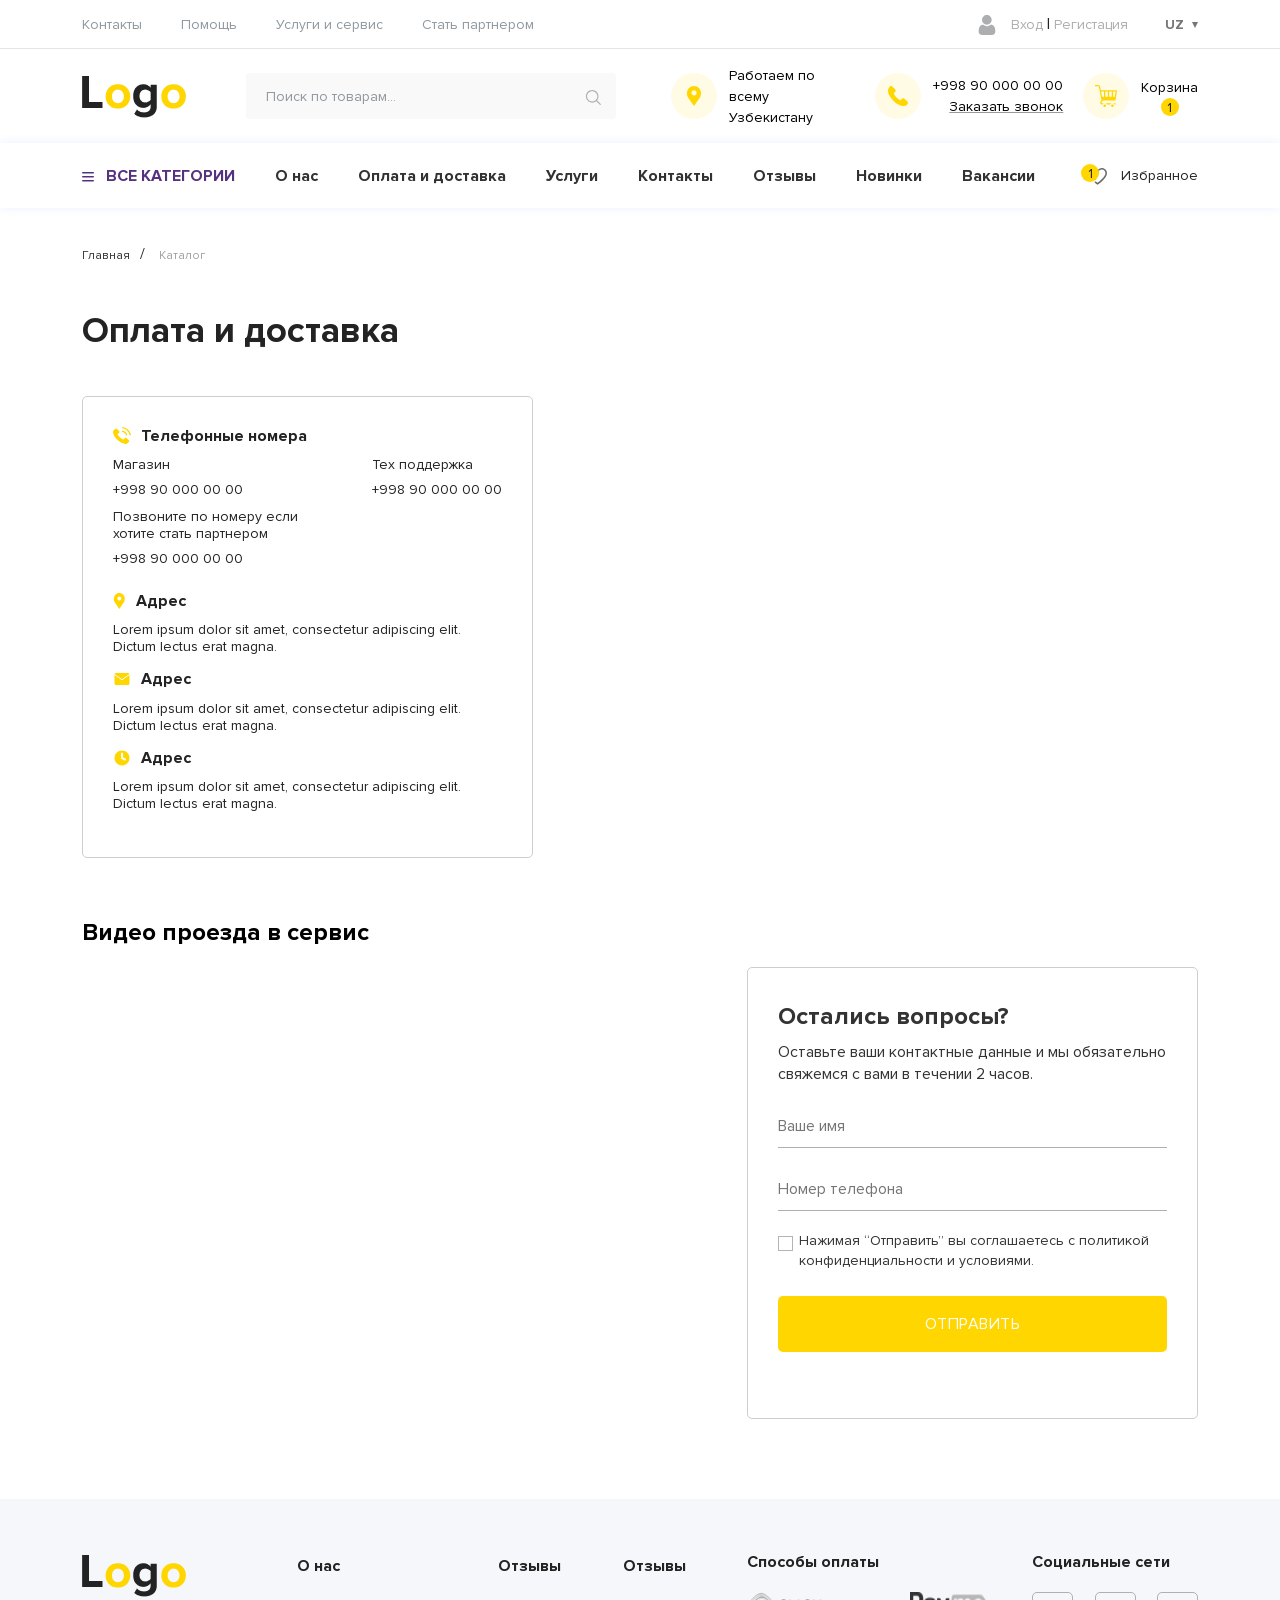
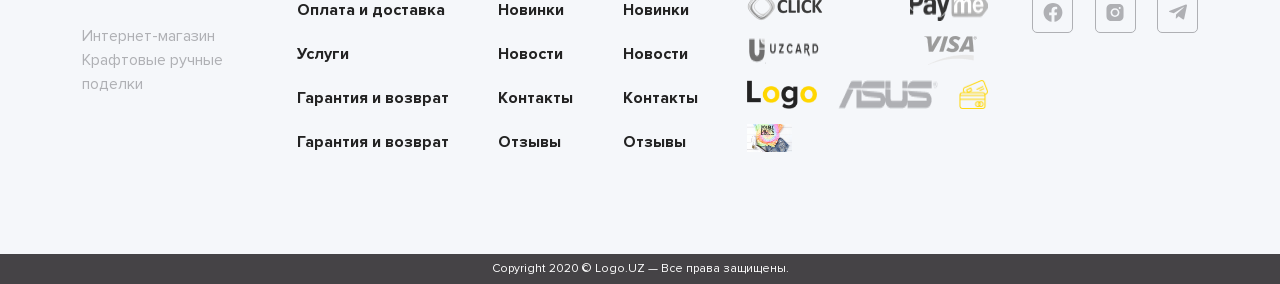
<file: contacts.html>
<!DOCTYPE html>
<html lang="en">

<head>
    <meta charset="UTF-8">
    <meta name="viewport" content="width=device-width, initial-scale=1.0">
    <title>Контакты</title>
    <link href="https://cdn.jsdelivr.net/npm/bootstrap@5.0.0-beta1/dist/css/bootstrap.min.css" rel="stylesheet"
        integrity="sha384-giJF6kkoqNQ00vy+HMDP7azOuL0xtbfIcaT9wjKHr8RbDVddVHyTfAAsrekwKmP1" crossorigin="anonymous">
    <link rel="stylesheet" href="./css/jquery.nice-number.min.css">
    <link rel="stylesheet" href="./css/swiper-bundle.min.css">
    <link rel="stylesheet" href="./css/style.css">
    <link rel="stylesheet" href="./css/media.css">
</head>

<body>

    <header class="header">
        <svg style="display: none;">
            <symbol id="header-top-user" viewBox="0 0 20 20" xmlns="http://www.w3.org/2000/svg">
                <g clip-path="url(#clip0)">
                    <path
                        d="M9.85746 9.63406C11.181 9.63406 12.3271 9.15936 13.2635 8.22278C14.1999 7.28635 14.6746 6.14057 14.6746 4.81688C14.6746 3.49364 14.1999 2.34771 13.2634 1.41097C12.3268 0.474699 11.1809 0 9.85746 0C8.53377 0 7.38799 0.474699 6.45156 1.41113C5.51513 2.34756 5.04028 3.49349 5.04028 4.81688C5.04028 6.14057 5.51513 7.2865 6.45172 8.22293C7.3883 9.1592 8.53423 9.63406 9.85746 9.63406Z" />
                    <path
                        d="M18.2862 15.379C18.2592 14.9893 18.2046 14.5642 18.1242 14.1152C18.043 13.663 17.9385 13.2354 17.8134 12.8447C17.6841 12.4408 17.5083 12.0419 17.291 11.6597C17.0655 11.2629 16.8006 10.9175 16.5034 10.6332C16.1926 10.3358 15.812 10.0967 15.372 9.9223C14.9334 9.74881 14.4474 9.66092 13.9276 9.66092C13.7234 9.66092 13.526 9.74469 13.1446 9.99295C12.91 10.146 12.6355 10.323 12.3291 10.5188C12.0671 10.6857 11.7121 10.8421 11.2738 10.9837C10.8461 11.1221 10.4118 11.1923 9.98318 11.1923C9.55456 11.1923 9.12045 11.1221 8.69229 10.9837C8.25437 10.8422 7.89945 10.6858 7.63776 10.5189C7.33427 10.325 7.05961 10.148 6.82142 9.9928C6.44056 9.74454 6.24296 9.66077 6.0388 9.66077C5.51878 9.66077 5.03295 9.74881 4.59456 9.92245C4.15481 10.0966 3.7741 10.3357 3.46297 10.6334C3.16589 10.9178 2.90084 11.2631 2.67562 11.6597C2.45849 12.0419 2.28271 12.4406 2.15332 12.8448C2.02835 13.2356 1.92383 13.663 1.84265 14.1152C1.76224 14.5635 1.70761 14.9888 1.6806 15.3794C1.65405 15.7621 1.64062 16.1593 1.64062 16.5605C1.64062 17.6045 1.9725 18.4496 2.62695 19.073C3.27331 19.688 4.12856 20.0001 5.1686 20.0001H14.7987C15.8387 20.0001 16.6937 19.6882 17.3402 19.073C17.9948 18.4501 18.3267 17.6048 18.3267 16.5603C18.3265 16.1573 18.3129 15.7598 18.2862 15.379Z" />
                </g>
                <defs>
                    <clipPath id="clip0">
                        <rect width="19.9999" height="20" fill="white" />
                    </clipPath>
                </defs>
            </symbol>
            <symbol id="header-content-input" viewBox="0 0 16 15" xmlns="http://www.w3.org/2000/svg">
                <path
                    d="M15.718 14.0044L12.0573 10.3438C12.9672 9.24957 13.5154 7.84447 13.5154 6.31347C13.5154 2.83221 10.6833 0 7.2022 0C3.72102 0 0.888885 2.83221 0.888885 6.31347C0.888885 9.79451 3.72102 12.6265 7.2022 12.6265C8.73312 12.6265 10.1383 12.0784 11.2325 11.1684L14.8933 14.8292C15.0072 14.9431 15.1565 15 15.3057 15C15.4549 15 15.6042 14.9431 15.7181 14.8292C15.9459 14.6014 15.9459 14.2322 15.718 14.0044ZM2.05527 6.31347C2.05527 3.47535 4.36416 1.16638 7.2022 1.16638C10.0402 1.16638 12.349 3.47535 12.349 6.31347C12.349 9.15136 10.0402 11.4601 7.2022 11.4601C4.36416 11.4601 2.05527 9.15136 2.05527 6.31347Z" />
            </symbol>
            <symbol id="header-content-map" viewBox="0 0 16 22" xmlns="http://www.w3.org/2000/svg">
                <path
                    d="M12.9663 3.03124C11.64 1.70491 9.87644 0.974365 8.00083 0.974365C6.12485 0.974365 4.36166 1.70491 3.03534 3.03124C0.580787 5.48542 0.275754 10.103 2.37474 12.9007L8.00083 21.0256L13.6185 12.912C15.7259 10.103 15.4209 5.48542 12.9663 3.03124ZM8.06564 10.4952C6.65253 10.4952 5.50234 9.34503 5.50234 7.93191C5.50234 6.5188 6.65253 5.3686 8.06564 5.3686C9.47876 5.3686 10.6289 6.5188 10.6289 7.93191C10.6289 9.34503 9.47876 10.4952 8.06564 10.4952Z" />
            </symbol>
            <symbol id="header-content-phone" viewBox="0 0 20 20" xmlns="http://www.w3.org/2000/svg">
                <path
                    d="M19.5511 15.806L16.4624 12.7169C15.8472 12.1042 14.8284 12.1228 14.1918 12.7597L12.6357 14.3154C12.5374 14.2612 12.4356 14.2046 12.3286 14.1446C11.346 13.6001 10.0011 12.8539 8.58579 11.4376C7.16634 10.0183 6.41938 8.67128 5.87323 7.68799C5.8156 7.58381 5.76038 7.48338 5.70586 7.388L6.75022 6.34518L7.26367 5.8311C7.90129 5.19331 7.91887 4.1748 7.3051 3.56028L4.21641 0.470905C3.60264 -0.142752 2.58339 -0.124135 1.94577 0.513654L1.07527 1.38915L1.09906 1.41277C0.807169 1.78521 0.563258 2.21477 0.381746 2.678C0.214427 3.11894 0.110254 3.53971 0.0626212 3.96134C-0.34522 7.34243 1.19984 10.4325 5.39294 14.6256C11.1891 20.4214 15.86 19.9835 16.0615 19.9622C16.5004 19.9097 16.921 19.8048 17.3484 19.6388C17.8076 19.4595 18.2369 19.2159 18.6091 18.9246L18.6281 18.9415L19.51 18.078C20.1463 17.4403 20.1646 16.4215 19.5511 15.806Z" />
            </symbol>
            <symbol id="header-content-cart" viewBox="0 0 22 22" xmlns="http://www.w3.org/2000/svg">
                <path
                    d="M11.9002 19.4219H15.1701C15.617 18.6519 16.4502 18.1328 17.4023 18.1328H9.66797C10.6202 18.1328 11.4533 18.6519 11.9002 19.4219Z"
                    fill="#FFD600" />
                <path d="M19.6346 19.4219H20.625V18.1328H17.4023C18.3545 18.1328 19.1877 18.6519 19.6346 19.4219Z"
                    fill="#FFD600" />
                <path
                    d="M6.70828 16.9688C7.18266 16.6195 7.51566 16.1154 7.65746 15.5547H20.5408L22 5.15625H5.80912L5.155 1.86394C5.11827 0.829856 4.26555 0 3.22266 0H0V1.28906H3.22266C3.57805 1.28906 3.86719 1.5782 3.86719 1.93359V1.99702L6.44445 14.9693C6.43552 15.3476 6.25028 15.7052 5.9443 15.9307C4.44963 17.0308 5.22345 19.4219 7.08984 19.4219H7.43574C7.88262 18.6519 8.71578 18.1328 9.66797 18.1328H7.08984C6.4692 18.1328 6.208 17.3366 6.70828 16.9688ZM14.1797 11.6875V6.44531H16.7578V11.6875H14.1797ZM12.8906 11.6875H10.3125V6.44531H12.8906V11.6875ZM19.782 11.6875H18.0469V6.44531H20.5176L19.782 11.6875ZM9.02344 6.44531V11.6875H7.10673L6.06525 6.44531H9.02344Z"
                    fill="#FFD600" />
                <path
                    d="M9.66797 22C10.3799 22 10.957 21.4229 10.957 20.7109C10.957 19.999 10.3799 19.4219 9.66797 19.4219C8.95604 19.4219 8.37891 19.999 8.37891 20.7109C8.37891 21.4229 8.95604 22 9.66797 22Z"
                    fill="#FFD600" />
                <path
                    d="M17.4023 22C18.1143 22 18.6914 21.4229 18.6914 20.7109C18.6914 19.999 18.1143 19.4219 17.4023 19.4219C16.6904 19.4219 16.1133 19.999 16.1133 20.7109C16.1133 21.4229 16.6904 22 17.4023 22Z"
                    fill="#FFD600" />
            </symbol>
            <symbol id="header-bottom-menu" viewBox="0 0 12 10" xmlns="http://www.w3.org/2000/svg">
                <rect width="12" height="1.5" rx="0.75" />
                <rect y="4" width="12" height="1.5" rx="0.75" />
                <rect y="8" width="12" height="1.5" rx="0.75" />
            </symbol>
            <symbol id="header__bottom-favorite" viewBox="0 0 19 17" xmlns="http://www.w3.org/2000/svg">
                <path
                    d="M5.57182 12.5685C5.87816 12.2565 5.8741 11.7556 5.56273 11.4486C2.99639 8.92635 1.58333 6.688 1.58333 5.14583C1.58333 3.18174 3.18136 1.58333 5.14583 1.58333C7.11031 1.58333 8.70833 3.18174 8.70833 5.14583C8.70833 5.58284 9.063 5.9375 9.5 5.9375C9.937 5.9375 10.2917 5.58284 10.2917 5.14583C10.2917 3.18174 11.8897 1.58333 13.8542 1.58333C15.8186 1.58333 17.4167 3.18174 17.4167 5.14583C17.4167 8.23616 12.0824 12.9005 9.50271 14.8472C9.13354 14.5658 8.56859 14.1238 7.90758 13.5687C7.57263 13.2877 7.07359 13.331 6.79256 13.6657C6.51115 14.0007 6.55464 14.4997 6.88939 14.7807C8.10898 15.8053 9.00038 16.4489 9.03768 16.4758C9.17587 16.5755 9.33765 16.625 9.5 16.625C9.66197 16.625 9.82413 16.5755 9.96232 16.4762C10.8874 15.8103 19 9.83766 19 5.14583C19 2.30851 16.6915 0 13.8542 0C12.0231 0 10.4125 0.961558 9.5 2.40592C8.58753 0.961558 6.97695 0 5.14583 0C2.30851 0 0 2.30851 0 5.14583C0 7.17293 1.4979 9.67337 4.45235 12.578C4.76392 12.8843 5.26586 12.88 5.57182 12.5685Z" />
            </symbol>
            <symbol id="product-like" viewBox="0 0 19 17" xmlns="http://www.w3.org/2000/svg">
                <path
                    d="M5.57182 12.756C5.87816 12.444 5.8741 11.9431 5.56273 11.6361C2.99639 9.11385 1.58333 6.8755 1.58333 5.33333C1.58333 3.36924 3.18136 1.77083 5.14583 1.77083C7.11031 1.77083 8.70833 3.36924 8.70833 5.33333C8.70833 5.77034 9.063 6.125 9.5 6.125C9.937 6.125 10.2917 5.77034 10.2917 5.33333C10.2917 3.36924 11.8897 1.77083 13.8542 1.77083C15.8186 1.77083 17.4167 3.36924 17.4167 5.33333C17.4167 8.42366 12.0824 13.088 9.50271 15.0347C9.13354 14.7533 8.56859 14.3113 7.90758 13.7562C7.57263 13.4752 7.07359 13.5185 6.79256 13.8532C6.51115 14.1882 6.55464 14.6872 6.88939 14.9682C8.10898 15.9928 9.00038 16.6364 9.03768 16.6633C9.17587 16.763 9.33765 16.8125 9.5 16.8125C9.66197 16.8125 9.82413 16.763 9.96232 16.6637C10.8874 15.9978 19 10.0252 19 5.33333C19 2.49601 16.6915 0.1875 13.8542 0.1875C12.0231 0.1875 10.4125 1.14906 9.5 2.59342C8.58753 1.14906 6.97695 0.1875 5.14583 0.1875C2.30851 0.1875 0 2.49601 0 5.33333C0 7.36043 1.4979 9.86087 4.45235 12.7655C4.76392 13.0718 5.26586 13.0675 5.57182 12.756Z" />
            </symbol>
            <symbol id="product-btn" viewBox="0 0 18 18" xmlns="http://www.w3.org/2000/svg">
                <path
                    d="M9.73652 15.8906H12.4119C12.7775 15.2606 13.4592 14.8359 14.2383 14.8359H7.91016C8.68922 14.8359 9.3709 15.2606 9.73652 15.8906Z"/>
                <path d="M16.0646 15.8906H16.875V14.8359H14.2383C15.0173 14.8359 15.699 15.2606 16.0646 15.8906Z" />
                <path
                    d="M5.48859 13.8836C5.87672 13.5977 6.14918 13.1854 6.2652 12.7266H16.8061L18 4.21875H4.75291L4.21773 1.52504C4.18767 0.678973 3.49 0 2.63672 0H0V1.05469H2.63672C2.9275 1.05469 3.16406 1.29125 3.16406 1.58203V1.63392L5.27273 12.2476C5.26542 12.5571 5.11386 12.8497 4.86352 13.0342C3.64061 13.9343 4.27373 15.8906 5.80078 15.8906H6.08379C6.44941 15.2606 7.13109 14.8359 7.91016 14.8359H5.80078C5.29298 14.8359 5.07927 14.1845 5.48859 13.8836ZM11.6016 9.5625V5.27344H13.7109V9.5625H11.6016ZM10.5469 9.5625H8.4375V5.27344H10.5469V9.5625ZM16.1852 9.5625H14.7656V5.27344H16.7871L16.1852 9.5625ZM7.38281 5.27344V9.5625H5.8146L4.96248 5.27344H7.38281Z"/>
                <path
                    d="M7.91016 18C8.49264 18 8.96484 17.5278 8.96484 16.9453C8.96484 16.3628 8.49264 15.8906 7.91016 15.8906C7.32767 15.8906 6.85547 16.3628 6.85547 16.9453C6.85547 17.5278 7.32767 18 7.91016 18Z"/>
                <path
                    d="M14.2383 18C14.8208 18 15.293 17.5278 15.293 16.9453C15.293 16.3628 14.8208 15.8906 14.2383 15.8906C13.6558 15.8906 13.1836 16.3628 13.1836 16.9453C13.1836 17.5278 13.6558 18 14.2383 18Z"/>
            </symbol>
            <symbol id="o'clock" viewBox="0 0 27 27" xmlns="http://www.w3.org/2000/svg">
                <path
                    d="M26.948 14.7468C26.7055 12.3084 25.6162 10.0096 23.8804 8.27386C22.3971 6.79058 20.5815 5.83739 18.6712 5.41356V4.07366C19.4514 3.87954 20.0314 3.17326 20.0314 2.33377C20.0314 1.34509 19.2271 0.540771 18.2384 0.540771H14.4415C13.4528 0.540771 12.6485 1.34509 12.6485 2.33377C12.6485 3.17321 13.2285 3.87949 14.0087 4.07366V5.4173C12.1042 5.84293 10.2946 6.7948 8.81548 8.27391C8.49179 8.5976 8.19331 8.93716 7.92009 9.29007C7.90685 9.28907 7.89362 9.28806 7.88012 9.28806H4.12215C3.83095 9.28806 3.5948 9.52416 3.5948 9.81542C3.5948 10.1067 3.83095 10.3428 4.12215 10.3428H7.20252C6.81587 10.9901 6.5041 11.6699 6.26679 12.3697H0.527352C0.236148 12.3697 0 12.6058 0 12.897C0 13.1883 0.236148 13.4244 0.527352 13.4244H5.96878C5.8168 14.0916 5.72957 14.7705 5.70706 15.4514H3.37505C3.08385 15.4514 2.8477 15.6875 2.8477 15.9787C2.8477 16.27 3.08385 16.5061 3.37505 16.5061H5.72388C5.76839 17.1887 5.87813 17.8677 6.05316 18.5331H2.63676C2.34556 18.5331 2.10941 18.7692 2.10941 19.0604C2.10941 19.3517 2.34556 19.5878 2.63676 19.5878H6.38971C6.90705 20.9563 7.71553 22.239 8.81548 23.3389C10.5529 25.0763 12.854 26.166 15.2949 26.4071C15.6433 26.4415 15.9919 26.4585 16.3401 26.4585C18.3979 26.4585 20.4296 25.863 22.1535 24.7404C22.3976 24.5814 22.4666 24.2547 22.3077 24.0107C22.1487 23.7666 21.822 23.6976 21.578 23.8565C17.8044 26.3138 12.7506 25.7825 9.56126 22.5932C5.81907 18.851 5.81907 12.762 9.56126 9.01975C13.3034 5.27761 19.3924 5.27761 23.1346 9.01975C26.3198 12.205 26.854 17.2544 24.4048 21.0261C24.2462 21.2704 24.3156 21.597 24.5598 21.7556C24.8042 21.9142 25.1307 21.8448 25.2893 21.6005C26.5979 19.5852 27.1869 17.1513 26.948 14.7468ZM13.7032 2.33382C13.7032 1.92671 14.0344 1.59553 14.4415 1.59553H18.2384C18.6455 1.59553 18.9767 1.92671 18.9767 2.33382C18.9767 2.74094 18.6455 3.07211 18.2384 3.07211H18.1438H14.536H14.4415C14.0344 3.07211 13.7032 2.74088 13.7032 2.33382ZM15.0634 5.236V4.12682H17.6165V5.2341C16.7687 5.13327 15.911 5.1339 15.0634 5.236Z" />
                <path
                    d="M23.5078 22.4386C23.3685 22.4386 23.233 22.495 23.135 22.5931C23.0364 22.6912 22.9804 22.8273 22.9804 22.9659C22.9804 23.1046 23.0364 23.2407 23.135 23.3388C23.233 23.4374 23.3686 23.4933 23.5078 23.4933C23.6465 23.4933 23.782 23.4374 23.8806 23.3388C23.9787 23.2407 24.0351 23.1046 24.0351 22.9659C24.0351 22.8273 23.9787 22.6912 23.8806 22.5931C23.782 22.495 23.6464 22.4386 23.5078 22.4386Z"
                    fill="#FFD600" />
                <path
                    d="M16.348 7.62573C11.8371 7.62573 8.16725 11.2956 8.16725 15.8065C8.16725 20.3174 11.8371 23.9872 16.348 23.9872C20.8589 23.9872 24.5288 20.3174 24.5288 15.8065C24.5288 11.2956 20.8589 7.62573 16.348 7.62573ZM16.348 22.9325C12.4187 22.9325 9.22196 19.7358 9.22196 15.8065C9.22196 11.8772 12.4187 8.68044 16.348 8.68044C20.2774 8.68044 23.4741 11.8772 23.4741 15.8065C23.4741 19.7358 20.2774 22.9325 16.348 22.9325Z" />
                <path
                    d="M19.6838 11.7245L17.0718 14.3364C16.8534 14.2284 16.6077 14.1674 16.348 14.1674C16.0882 14.1674 15.8426 14.2284 15.6241 14.3364L14.4551 13.1675C14.2492 12.9615 13.9154 12.9615 13.7093 13.1675C13.5034 13.3734 13.5034 13.7073 13.7093 13.9132L14.8783 15.0822C14.7702 15.3007 14.7093 15.5464 14.7093 15.8061C14.7093 16.7096 15.4444 17.4448 16.348 17.4448C17.2516 17.4448 17.9867 16.7096 17.9867 15.8061C17.9867 15.5464 17.9256 15.3007 17.8176 15.0822L20.3529 12.5469L20.4295 12.4703C20.6355 12.2644 20.6355 11.9304 20.4295 11.7245C20.2236 11.5186 19.8898 11.5186 19.6838 11.7245ZM16.348 16.3901C16.026 16.3901 15.764 16.1281 15.764 15.8061C15.764 15.4841 16.026 15.2221 16.348 15.2221C16.67 15.2221 16.932 15.4841 16.932 15.8061C16.932 16.1281 16.67 16.3901 16.348 16.3901Z" />
                <path
                    d="M21.9863 15.2854H21.4977C21.2065 15.2854 20.9704 15.5215 20.9704 15.8127C20.9704 16.104 21.2065 16.3401 21.4977 16.3401H21.9863C22.2775 16.3401 22.5136 16.104 22.5136 15.8127C22.5136 15.5215 22.2775 15.2854 21.9863 15.2854Z"
                    fill="#FFD600" />
                <path
                    d="M11.1981 15.2728H10.7096C10.4184 15.2728 10.1822 15.5089 10.1822 15.8002C10.1822 16.0914 10.4184 16.3275 10.7096 16.3275H11.1981C11.4893 16.3275 11.7254 16.0914 11.7254 15.8002C11.7254 15.5089 11.4893 15.2728 11.1981 15.2728Z"
                    fill="#FFD600" />
                <path
                    d="M16.3544 11.1835C16.6456 11.1835 16.8817 10.9474 16.8817 10.6561V10.1676C16.8817 9.87635 16.6456 9.64026 16.3544 9.64026C16.0632 9.64026 15.8271 9.87635 15.8271 10.1676V10.6561C15.8271 10.9474 16.0632 11.1835 16.3544 11.1835Z"
                    fill="#FFD600" />
                <path
                    d="M16.3416 20.4286C16.0504 20.4286 15.8142 20.6647 15.8142 20.9559V21.4445C15.8142 21.7357 16.0504 21.9718 16.3416 21.9718C16.6328 21.9718 16.8689 21.7357 16.8689 21.4445V20.9559C16.8689 20.6647 16.6328 20.4286 16.3416 20.4286Z"
                    fill="#FFD600" />
                <path
                    d="M0.527344 18.5327C0.388652 18.5327 0.252598 18.5891 0.154512 18.6872C0.0564258 18.7853 0 18.9214 0 19.0601C0 19.1993 0.0563731 19.3348 0.154512 19.4329C0.25265 19.531 0.388652 19.5874 0.527344 19.5874C0.666035 19.5874 0.80209 19.531 0.900123 19.4329C0.998209 19.3348 1.05469 19.1988 1.05469 19.0601C1.05469 18.9214 0.998262 18.7853 0.900123 18.6872C0.80209 18.5891 0.666035 18.5327 0.527344 18.5327Z" />
            </symbol>
            <symbol id="footer-social-facebook" viewBox="0 0 20 19" xmlns="http://www.w3.org/2000/svg">
                <path
                    d="M19.3958 9.49984C19.3958 4.31066 15.1891 0.104004 9.99996 0.104004C4.81078 0.104004 0.604126 4.31066 0.604126 9.49984C0.604126 14.1895 4.04003 18.0767 8.53186 18.7815V12.2158H6.1462V9.49984H8.53186V7.42982C8.53186 5.07499 9.93463 3.77425 12.0808 3.77425C13.1088 3.77425 14.184 3.95776 14.184 3.95776V6.27002H12.9993C11.8321 6.27002 11.4681 6.99434 11.4681 7.73738V9.49984H14.0739L13.6574 12.2158H11.4681V18.7815C15.9599 18.0767 19.3958 14.1895 19.3958 9.49984Z" />
            </symbol>
            <symbol id="footer-social-instagram" viewBox="0 0 18 19" xmlns="http://www.w3.org/2000/svg">
                <path fill-rule="evenodd" clip-rule="evenodd"
                    d="M9.00004 0.958496H5.41006C4.68984 0.958496 4.05514 1.12953 3.57702 1.25836C3.47989 1.28454 3.38921 1.30897 3.3056 1.32987C2.68664 1.57746 2.19147 1.82504 1.82009 2.32021C1.32492 2.81538 1.07734 3.31055 0.829758 3.80571L0.829755 3.80572C0.58217 4.30089 0.458374 5.04364 0.458374 5.91019V9.50016V13.0901C0.458374 13.8104 0.629405 14.4451 0.758241 14.9232C0.784416 15.0203 0.80885 15.111 0.829755 15.1946C1.07734 15.8136 1.32492 16.3087 1.82009 16.6801C2.31526 17.0515 2.81043 17.4229 3.3056 17.6705C3.80077 17.918 4.54352 18.0418 5.41006 18.0418H9.00004H12.59C13.3102 18.0418 13.9449 17.8708 14.4231 17.742C14.5202 17.7158 14.6109 17.6914 14.6945 17.6705C15.3134 17.4229 15.8086 17.1753 16.18 16.6801C16.5514 16.1849 16.9227 15.6898 17.1703 15.1946C17.4179 14.6994 17.5417 13.9567 17.5417 13.0901V9.50016V5.91019C17.5417 5.18998 17.3707 4.55528 17.2418 4.07716C17.2157 3.98002 17.1912 3.88934 17.1703 3.80572C16.9227 3.18676 16.6752 2.69159 16.18 2.32021C15.6848 1.82505 15.1897 1.57746 14.6945 1.32988L14.6945 1.32987C14.1993 1.08229 13.4566 0.958496 12.59 0.958496H9.00004ZM14.6938 5.04356C14.6938 5.66252 14.1986 6.0339 13.7035 6.0339C13.2083 6.0339 12.7131 5.53873 12.7131 5.04356C12.7131 4.4246 13.2083 4.05322 13.7035 4.05322C14.1986 4.05322 14.6938 4.4246 14.6938 5.04356ZM8.99961 12.4707C7.39031 12.4707 6.15238 11.2328 6.15238 9.62352C6.15238 8.01422 7.39031 6.77629 8.99961 6.77629C10.6089 6.77629 11.8468 8.01422 11.8468 9.62352C11.8468 11.2328 10.6089 12.4707 8.99961 12.4707ZM8.99961 5.16699C6.52377 5.16699 4.54309 7.14767 4.54309 9.62352C4.54309 12.0994 6.52377 14.08 8.99961 14.08C11.4755 14.08 13.4561 12.0994 13.4561 9.62352C13.4561 7.14767 11.4755 5.16699 8.99961 5.16699Z" />
            </symbol>
            <symbol id="footer-social-telegram" viewBox="0 0 18 16" xmlns="http://www.w3.org/2000/svg">
                <path
                    d="M7.06276 10.3856L6.76501 14.5736C7.19101 14.5736 7.37551 14.3906 7.59676 14.1708L9.59401 12.2621L13.7325 15.2928C14.4915 15.7158 15.0263 15.4931 15.231 14.5946L17.9475 1.86557L17.9483 1.86482C18.189 0.742816 17.5425 0.304066 16.803 0.579316L0.835511 6.69257C-0.254239 7.11557 -0.237739 7.72307 0.650261 7.99832L4.73251 9.26807L14.2148 3.33482C14.661 3.03932 15.0668 3.20282 14.733 3.49832L7.06276 10.3856Z" />
            </symbol>
            <symbol id="product-info__reviews-icon" viewBox="0 0 12 12" xmlns="http://www.w3.org/2000/svg">
                <path fill-rule="evenodd" clip-rule="evenodd"
                    d="M5.808 0.658285C5.864 0.466285 6.136 0.466286 6.192 0.658286L7.31284 4.50116C7.33773 4.58649 7.41595 4.64516 7.50484 4.64516H11.3967C11.5893 4.64516 11.6706 4.89053 11.5162 5.00555L8.44343 7.29462C8.37188 7.34792 8.34429 7.44216 8.37579 7.52563L9.84477 11.4178C9.91341 11.5996 9.70846 11.7626 9.54671 11.6548L6.11094 9.36428C6.04376 9.3195 5.95624 9.3195 5.88906 9.36428L2.45329 11.6548C2.29154 11.7626 2.08659 11.5996 2.15523 11.4178L3.62421 7.52563C3.65571 7.44216 3.62812 7.34792 3.55657 7.29462L0.483777 5.00555C0.329378 4.89053 0.410726 4.64516 0.603257 4.64516H4.49516C4.58405 4.64516 4.66227 4.58649 4.68716 4.50116L5.808 0.658285Z" />
            </symbol>
            <symbol id="like" viewBox="0 0 13 12" xmlns="http://www.w3.org/2000/svg">
                <path
                    d="M1.30434 5.21729C0.585393 5.21729 0 5.80268 0 6.52163V10.6956C0 11.4145 0.585393 11.9999 1.30434 11.9999H2.86956C3.16331 11.9999 3.43356 11.9008 3.65218 11.7359V5.21729H1.30434Z" />
                <path
                    d="M12.5217 7.17392C12.5217 6.86037 12.3975 6.56818 12.182 6.35269C12.4257 6.08609 12.5498 5.72869 12.5159 5.3567C12.4549 4.69356 11.8575 4.17391 11.1552 4.17391H7.93244C8.09209 3.6892 8.34774 2.80069 8.34774 2.08695C8.34774 0.955299 7.38618 0 6.78251 0C6.24043 0 5.85329 0.305218 5.83661 0.31774C5.77505 0.367313 5.73905 0.442444 5.73905 0.521732V2.29095L4.23644 5.54609L4.17383 5.57791V11.1699C4.59852 11.3703 5.1359 11.4783 5.47817 11.4783H10.2672C10.8354 11.4783 11.3326 11.0953 11.4495 10.5668C11.5095 10.295 11.4745 10.0211 11.3551 9.78315C11.7406 9.58906 11.9999 9.19201 11.9999 8.73914C11.9999 8.55445 11.9577 8.37758 11.8773 8.21741C12.2629 8.02332 12.5217 7.62627 12.5217 7.17392Z" />
            </symbol>
            <symbol id="dislike" viewBox="0 0 13 12" xmlns="http://www.w3.org/2000/svg">
                <path
                    d="M1.30434 6.78271C0.585393 6.78271 0 6.19732 0 5.47837V1.30444C0 0.585489 0.585393 9.63211e-05 1.30434 9.63211e-05H2.86956C3.16331 9.63211e-05 3.43356 0.0992188 3.65218 0.264105V6.78271H1.30434Z" />
                <path
                    d="M12.5217 4.82608C12.5217 5.13963 12.3975 5.43182 12.182 5.64731C12.4257 5.91391 12.5498 6.27131 12.5159 6.6433C12.4549 7.30644 11.8575 7.82609 11.1552 7.82609H7.93244C8.09209 8.3108 8.34774 9.19931 8.34774 9.91305C8.34774 11.0447 7.38618 12 6.78251 12C6.24043 12 5.85329 11.6948 5.83661 11.6823C5.77505 11.6327 5.73905 11.5576 5.73905 11.4783V9.70905L4.23644 6.45391L4.17383 6.42209V0.830067C4.59852 0.629719 5.1359 0.521718 5.47817 0.521718H10.2672C10.8354 0.521718 11.3326 0.904684 11.4495 1.43319C11.5095 1.70503 11.4745 1.97894 11.3551 2.21685C11.7406 2.41094 11.9999 2.80799 11.9999 3.26086C11.9999 3.44555 11.9577 3.62242 11.8773 3.78259C12.2629 3.97668 12.5217 4.37373 12.5217 4.82608Z" />
            </symbol>
            <symbol id="delivery" viewBox="0 0 19 11" xmlns="http://www.w3.org/2000/svg">
                <path
                    d="M18.4179 5.33588L16.6835 2.52338C16.5795 2.3535 16.391 2.25 16.1875 2.25H12.7188V0.5625C12.7188 0.252 12.4598 0 12.1406 0H4.04688C3.72775 0 3.46875 0.252 3.46875 0.5625V1.125H0.578125C0.259 1.125 0 1.377 0 1.6875C0 1.998 0.259 2.25 0.578125 2.25H3.46875V3.375H1.73438C1.41525 3.375 1.15625 3.627 1.15625 3.9375C1.15625 4.248 1.41525 4.5 1.73438 4.5H3.46875V5.625H2.89062C2.5715 5.625 2.3125 5.877 2.3125 6.1875C2.3125 6.498 2.5715 6.75 2.89062 6.75H3.46875V8.4375C3.46875 8.748 3.72775 9 4.04688 9H5.88763C6.12697 9.65362 6.76291 10.125 7.51562 10.125C8.26834 10.125 8.90428 9.65362 9.14363 9H12.1406H12.7188H13.9814C14.2207 9.65362 14.8567 10.125 15.6094 10.125C16.3621 10.125 16.998 9.65362 17.2374 9H17.9219C18.241 9 18.5 8.748 18.5 8.4375V5.625C18.5 5.52262 18.4722 5.4225 18.4179 5.33588ZM7.51562 9C7.1965 9 6.9375 8.74687 6.9375 8.4375C6.9375 8.12813 7.1965 7.875 7.51562 7.875C7.83475 7.875 8.09375 8.12813 8.09375 8.4375C8.09375 8.74687 7.83475 9 7.51562 9ZM15.6094 9C15.2914 9 15.0312 8.74687 15.0312 8.4375C15.0312 8.12813 15.2914 7.875 15.6094 7.875C15.9273 7.875 16.1875 8.12813 16.1875 8.4375C16.1875 8.74687 15.9273 9 15.6094 9ZM13.875 5.625V3.375H15.8603L17.2478 5.625H13.875Z" />
            </symbol>
            <symbol id="payment-card" viewBox="0 0 14 9" xmlns="http://www.w3.org/2000/svg">
                <path d="M13.4446 2.16669H0.0834961V3.25003H13.4446V2.16669Z" />
                <path
                    d="M0.0834961 3.79169V7.31252C0.0834961 8.05893 0.708127 8.66668 1.47527 8.66668H12.0528C12.8199 8.66668 13.4446 8.05893 13.4446 7.31252V3.79169H0.0834961ZM2.032 5.41668H4.25884C4.41249 5.41668 4.5372 5.53803 4.5372 5.68753C4.5372 5.83702 4.41249 5.95834 4.25884 5.95834H2.032C1.87834 5.95834 1.75363 5.837 1.75363 5.6875C1.75363 5.538 1.87834 5.41668 2.032 5.41668ZM5.92897 7.04168H2.032C1.87834 7.04168 1.75363 6.92034 1.75363 6.77084C1.75363 6.62134 1.87834 6.5 2.032 6.5H5.92897C6.08262 6.5 6.20734 6.62134 6.20734 6.77084C6.20734 6.92034 6.08317 7.04168 5.92897 7.04168Z" />
                <path
                    d="M12.0528 0H1.47527C0.708127 0 0.0834961 0.607749 0.0834961 1.35418V1.62502H13.4446V1.35418C13.4446 0.607749 12.82 0 12.0528 0Z" />
            </symbol>
            <symbol id="emptyStar" viewBox="0 0 13 12" xmlns="http://www.w3.org/2000/svg">
                <path fill-rule="evenodd" clip-rule="evenodd"
                    d="M6.36401 0.639085C6.42099 0.44899 6.69018 0.44899 6.74716 0.639085L7.90532 4.50259C7.93068 4.58721 8.00856 4.64516 8.09689 4.64516H12.1055C12.2994 4.64516 12.3799 4.89333 12.2229 5.0071L9.06754 7.29415C8.99396 7.34747 8.96559 7.4437 8.99845 7.52841L10.5093 11.4232C10.5794 11.6041 10.3768 11.7689 10.214 11.6633L6.66442 9.36092C6.59822 9.31798 6.51295 9.31798 6.44674 9.36092L2.89721 11.6633C2.73441 11.7689 2.53173 11.6041 2.60191 11.4232L4.11272 7.52841C4.14558 7.4437 4.1172 7.34747 4.04363 7.29415L0.888267 5.0071C0.731302 4.89333 0.811781 4.64516 1.00564 4.64516H5.01427C5.10261 4.64516 5.18048 4.58721 5.20585 4.50259L6.36401 0.639085Z" />
            </symbol>
            <symbol id="arrow" viewBox="0 0 11 11" xmlns="http://www.w3.org/2000/svg">
                <path fill-rule="evenodd" clip-rule="evenodd"
                    d="M10.4753 6.04904L6.26335 10.2611C5.89723 10.6272 5.30364 10.6272 4.93753 10.2611L0.524519 6.04904C0.158402 5.68292 0.158402 5.08933 0.524519 4.72321C0.890635 4.3571 1.48423 4.3571 1.85034 4.72321L4.66294 7.33489L4.66294 1.34821C4.66294 0.830447 5.08267 0.410714 5.60044 0.410714C6.1182 0.410714 6.53794 0.830447 6.53794 1.34821L6.53794 7.33489L9.14952 4.72321C9.51563 4.3571 10.1092 4.3571 10.4753 4.72321C10.8415 5.08933 10.8415 5.68292 10.4753 6.04904Z" />
            </symbol>
            <symbol id="arrow-down" viewBox="0 0 8 4" xmlns="http://www.w3.org/2000/svg">
                <path d="M4 4L7.4641 0.25H0.535898L4 4Z" />
            </symbol>
            <symbol id="sale" viewBox="0 0 23 21" xmlns="http://www.w3.org/2000/svg">
                <path
                    d="M20.2324 3.67633L20.5245 1.78746C20.5492 1.62747 20.5391 1.46404 20.4948 1.30833C20.4505 1.15262 20.3731 1.00831 20.268 0.885238C20.1628 0.762168 20.0323 0.663244 19.8854 0.595219C19.7385 0.527195 19.5787 0.491674 19.4168 0.491081C19.3599 0.491065 19.3031 0.495327 19.2469 0.503831L13.4719 1.36633C12.9161 1.45046 12.4015 1.70964 12.003 2.10621L0.768049 13.3375C0.663563 13.4419 0.580679 13.566 0.52413 13.7025C0.467582 13.839 0.438477 13.9853 0.438477 14.133C0.438477 14.2808 0.467582 14.4271 0.52413 14.5636C0.580679 14.7001 0.663563 14.8241 0.768049 14.9286L6.0713 20.2315C6.28557 20.4362 6.57051 20.5504 6.86686 20.5504C7.16321 20.5504 7.44815 20.4362 7.66242 20.2315L14.1814 13.7125C14.6952 17.2468 16.2443 19.75 18.1245 19.75C20.4375 19.75 22.2495 15.9625 22.2495 11.125C22.2495 7.91046 21.4485 5.16021 20.2324 3.67633ZM12.2344 5.05296L13.5604 3.72696C13.595 3.69114 13.6364 3.66257 13.6821 3.64292C13.7279 3.62326 13.7771 3.61292 13.8269 3.61249C13.8767 3.61205 13.9261 3.62154 13.9722 3.6404C14.0182 3.65925 14.0601 3.6871 14.0953 3.72231C14.1305 3.75752 14.1584 3.79939 14.1772 3.84547C14.1961 3.89156 14.2056 3.94094 14.2051 3.99073C14.2047 4.04052 14.1944 4.08973 14.1747 4.13548C14.1551 4.18123 14.1265 4.22261 14.0907 4.25721L13.0298 5.31808L14.0907 6.37858L14.6209 5.84833C14.6916 5.78002 14.7864 5.74222 14.8847 5.74308C14.983 5.74393 15.0771 5.78337 15.1466 5.8529C15.2161 5.92243 15.2556 6.01648 15.2564 6.11481C15.2573 6.21313 15.2195 6.30786 15.1512 6.37858L14.6209 6.90883L15.6814 7.96971L16.7423 6.90883C16.7769 6.87301 16.8183 6.84445 16.864 6.82479C16.9098 6.80514 16.959 6.79479 17.0088 6.79436C17.0586 6.79393 17.1079 6.80342 17.154 6.82227C17.2001 6.84113 17.242 6.86897 17.2772 6.90418C17.3124 6.93939 17.3403 6.98126 17.3591 7.02735C17.378 7.07343 17.3874 7.12281 17.387 7.17261C17.3866 7.2224 17.3762 7.27161 17.3566 7.31736C17.3369 7.36311 17.3084 7.40449 17.2725 7.43908L15.9465 8.76508C15.8762 8.83538 15.7809 8.87488 15.6814 8.87488C15.582 8.87488 15.4866 8.83538 15.4163 8.76508L12.2344 5.58321C12.1641 5.51288 12.1246 5.41752 12.1246 5.31808C12.1246 5.21864 12.1641 5.12328 12.2344 5.05296ZM8.19267 16.5193L7.1318 17.5798C7.0608 17.6465 6.96665 17.6829 6.86927 17.6814C6.77189 17.6799 6.67891 17.6406 6.61002 17.5717C6.54113 17.5029 6.50172 17.4099 6.50014 17.3126C6.49856 17.2152 6.53493 17.121 6.60155 17.05L7.66205 15.9891C7.69691 15.9543 7.72457 15.9129 7.74345 15.8674C7.76232 15.8218 7.77203 15.773 7.77203 15.7238C7.77203 15.6745 7.76232 15.6257 7.74345 15.5802C7.72457 15.5346 7.69691 15.4933 7.66205 15.4585L7.1318 14.9282C7.09697 14.8933 7.05561 14.8657 7.01009 14.8468C6.96456 14.8279 6.91577 14.8182 6.86649 14.8182C6.8172 14.8182 6.76841 14.8279 6.72288 14.8468C6.67736 14.8657 6.636 14.8933 6.60117 14.9282L6.07092 15.4585C5.96645 15.5629 5.84243 15.6458 5.70592 15.7024C5.56942 15.7589 5.42311 15.788 5.27536 15.788C5.12761 15.788 4.9813 15.7589 4.8448 15.7024C4.70829 15.6458 4.58427 15.5629 4.4798 15.4585L3.94955 14.9282C3.84506 14.8237 3.76218 14.6997 3.70563 14.5632C3.64908 14.4267 3.61998 14.2804 3.61998 14.1326C3.61998 13.9849 3.64908 13.8386 3.70563 13.7021C3.76218 13.5656 3.84506 13.4415 3.94955 13.3371L5.01005 12.2766C5.08077 12.2083 5.1755 12.1705 5.27382 12.1713C5.37215 12.1722 5.4662 12.2116 5.53573 12.2811C5.60526 12.3507 5.6447 12.4447 5.64555 12.5431C5.64641 12.6414 5.60861 12.7361 5.5403 12.8068L4.4798 13.8673C4.44493 13.9022 4.41727 13.9435 4.3984 13.989C4.37953 14.0346 4.36982 14.0834 4.36982 14.1326C4.36982 14.1819 4.37953 14.2307 4.3984 14.2762C4.41727 14.3218 4.44493 14.3631 4.4798 14.398L5.01005 14.9282C5.04488 14.9631 5.08623 14.9907 5.13176 15.0096C5.17728 15.0285 5.22608 15.0382 5.27536 15.0382C5.32464 15.0382 5.37344 15.0285 5.41896 15.0096C5.46449 14.9907 5.50585 14.9631 5.54067 14.9282L6.07092 14.398C6.17539 14.2935 6.29942 14.2106 6.43592 14.154C6.57243 14.0975 6.71873 14.0684 6.86649 14.0684C7.01424 14.0684 7.16054 14.0975 7.29705 14.154C7.43355 14.2106 7.55758 14.2935 7.66205 14.398L8.1923 14.9282C8.29678 15.0327 8.37967 15.1567 8.43622 15.2932C8.49277 15.4297 8.52187 15.576 8.52187 15.7238C8.52187 15.8715 8.49277 16.0178 8.43622 16.1543C8.37967 16.2908 8.29678 16.4149 8.1923 16.5193H8.19267ZM12.0709 12.625C12.0456 12.6672 12.0122 12.704 11.9726 12.7333C11.933 12.7626 11.8881 12.7839 11.8403 12.7958C11.7925 12.8078 11.7429 12.8102 11.6942 12.8029C11.6455 12.7957 11.5987 12.7789 11.5564 12.7536L10.4817 12.1086L9.30492 13.2853L9.94992 14.3601C10.0011 14.4454 10.0164 14.5475 9.9923 14.644C9.96821 14.7405 9.90677 14.8235 9.82149 14.8748C9.7362 14.926 9.63406 14.9412 9.53754 14.9171C9.44102 14.8931 9.35802 14.8316 9.3068 14.7463L6.9203 10.7687C6.87731 10.697 6.8595 10.6131 6.86969 10.5301C6.87988 10.4471 6.91749 10.37 6.97655 10.3108L7.50717 9.78021C7.56631 9.72115 7.64348 9.68353 7.72644 9.67334C7.80939 9.66315 7.89337 9.68097 7.96505 9.72396L11.9427 12.1105C12.0279 12.1617 12.0893 12.2447 12.1133 12.3412C12.1374 12.4376 12.1221 12.5397 12.0709 12.625ZM13.185 11.5266C13.1147 11.5969 13.0194 11.6364 12.9199 11.6364C12.8205 11.6364 12.7251 11.5969 12.6548 11.5266L9.47292 8.34471C9.43711 8.31011 9.40854 8.26873 9.38889 8.22298C9.36923 8.17723 9.35889 8.12802 9.35845 8.07823C9.35802 8.02844 9.36751 7.97906 9.38636 7.93297C9.40522 7.88689 9.43307 7.84502 9.46828 7.80981C9.50348 7.7746 9.54535 7.74675 9.59144 7.7279C9.63753 7.70904 9.68691 7.69955 9.7367 7.69999C9.78649 7.70042 9.8357 7.71076 9.88145 7.73042C9.9272 7.75007 9.96858 7.77864 10.0032 7.81446L12.9199 10.7312L14.2459 9.40521C14.3166 9.3369 14.4114 9.2991 14.5097 9.29995C14.608 9.30081 14.7021 9.34025 14.7716 9.40977C14.8411 9.4793 14.8806 9.57336 14.8814 9.67168C14.8823 9.77 14.8445 9.86473 14.7762 9.93546L13.185 11.5266ZM18.1245 19C16.5765 19 15.237 16.4151 14.8587 13.0352L18.9 8.99346C19.2959 8.59946 19.5549 8.08878 19.6388 7.53658L20.067 4.75258C19.8581 4.38658 19.5952 4.05421 19.287 3.76671C19.1779 3.94887 19.0313 4.10575 18.8569 4.22694C18.6825 4.34814 18.4844 4.43087 18.2756 4.46966C18.0668 4.50845 17.8521 4.50241 17.6459 4.45193C17.4396 4.40146 17.2464 4.30771 17.0791 4.1769C16.9118 4.04609 16.7743 3.88121 16.6755 3.69319C16.5768 3.50518 16.5192 3.29832 16.5065 3.08634C16.4938 2.87436 16.5263 2.6621 16.6019 2.46364C16.6774 2.26518 16.7943 2.08506 16.9448 1.93521C17.2307 1.66273 17.6105 1.51074 18.0055 1.51074C18.4004 1.51074 18.7803 1.66273 19.0662 1.93521C19.3442 2.21225 19.5016 2.58785 19.5042 2.98033C19.777 3.17976 20.0225 3.41414 20.2343 3.67746L20.0704 4.74283C20.9269 6.18696 21.4995 8.53071 21.4995 11.125C21.4995 15.3936 19.9538 19 18.1245 19Z" />
            </symbol>
            <symbol id="delete" width="21" height="21" viewBox="0 0 21 21" xmlns="http://www.w3.org/2000/svg">
                <g clip-path="url(#clip0)">
                    <path
                        d="M17.444 2.10648H13.6929V0.684797C13.6929 0.306633 13.3863 0 13.0081 0H7.99226C7.61409 0 7.30746 0.306592 7.30746 0.684797V2.10648H3.55638C3.17821 2.10648 2.87158 2.41307 2.87158 2.79128V4.89772C2.87158 5.27588 3.17817 5.58251 3.55638 5.58251H3.76441L4.39031 20.3443C4.40581 20.7108 4.70756 21 5.07445 21H15.9259C16.2928 21 16.5945 20.7108 16.61 20.3442L17.2359 5.58247H17.4439C17.8221 5.58247 18.1287 5.27588 18.1287 4.89768V2.79128C18.1288 2.41303 17.8222 2.10648 17.444 2.10648ZM8.67706 1.36955H12.3233V2.10648H8.67706V1.36955ZM15.2696 19.6304H5.73082L5.13519 5.58251H15.8651L15.2696 19.6304ZM16.7592 4.21292C16.137 4.21292 4.61393 4.21292 4.24118 4.21292V3.47603H16.7592V4.21292Z" />
                    <path
                        d="M7.74486 7.68245C7.36669 7.68245 7.06006 7.98904 7.06006 8.36725V16.8457C7.06006 17.2239 7.36665 17.5305 7.74486 17.5305C8.12302 17.5305 8.42965 17.224 8.42965 16.8457V8.36725C8.42961 7.98904 8.12302 7.68245 7.74486 7.68245Z" />
                    <path
                        d="M10.5002 7.68245C10.1221 7.68245 9.81543 7.98904 9.81543 8.36725V16.8457C9.81543 17.2239 10.122 17.5305 10.5002 17.5305C10.8784 17.5305 11.185 17.224 11.185 16.8457V8.36725C11.185 7.98904 10.8784 7.68245 10.5002 7.68245Z" />
                    <path
                        d="M13.2546 7.68245C12.8765 7.68245 12.5698 7.98904 12.5698 8.36725V16.8457C12.5698 17.2239 12.8764 17.5305 13.2546 17.5305C13.6328 17.5305 13.9394 17.224 13.9394 16.8457V8.36725C13.9394 7.98904 13.6328 7.68245 13.2546 7.68245Z" />
                </g>
                <defs>
                    <clipPath id="clip0">
                        <rect width="21" height="21" fill="white" />
                    </clipPath>
                </defs>
            </symbol>
            <symbol id="checked" viewBox="0 0 34 34" xmlns="http://www.w3.org/2000/svg">
                <path
                    d="M27.625 34H6.375C2.85391 34 0 31.1461 0 27.625V6.375C0 2.85391 2.85391 0 6.375 0H27.625C31.1461 0 34 2.85391 34 6.375V27.625C34 31.1461 31.1461 34 27.625 34Z" />
                <path
                    d="M17 5.5C10.6593 5.5 5.5 10.6593 5.5 17C5.5 23.3407 10.6593 28.5 17 28.5C23.3407 28.5 28.5 23.3407 28.5 17C28.5 10.6593 23.3407 5.5 17 5.5ZM22.829 14.5633L16.6003 20.792C16.4136 20.9791 16.1675 21.0724 15.9233 21.0724C15.6776 21.0724 15.433 20.9791 15.2463 20.792L12.1312 17.677C11.7575 17.3032 11.7575 16.6968 12.1312 16.3216C12.505 15.9464 13.1115 15.9478 13.4866 16.3216L15.9233 18.7579L21.475 13.2066C21.8488 12.8328 22.4552 12.8328 22.8304 13.2066C23.2055 13.5803 23.2027 14.1882 22.829 14.5633Z"
                    fill="white" />
            </symbol>
            <symbol id="phone-ringing" viewBox="0 0 18 17" xmlns="http://www.w3.org/2000/svg">
                <path
                    d="M13.6846 11.2205C13.0965 10.6734 12.3624 10.6734 11.7781 11.2205C11.3323 11.637 10.8866 12.0534 10.4484 12.477C10.3285 12.5935 10.2274 12.6182 10.0813 12.5405C9.79288 12.3923 9.48574 12.2723 9.20857 12.1099C7.91633 11.344 6.83384 10.3593 5.87496 9.251C5.39926 8.70039 4.97601 8.11096 4.6801 7.4474C4.62017 7.31328 4.63141 7.22504 4.74752 7.11563C5.19325 6.70973 5.62774 6.29324 6.06598 5.87676C6.67652 5.29791 6.67652 4.62024 6.06224 4.03787C5.71389 3.70609 5.36555 3.38137 5.01721 3.0496C4.65763 2.71076 4.30179 2.3684 3.93847 2.03309C3.3504 1.49307 2.61626 1.49307 2.03194 2.03662C1.58246 2.45311 1.15172 2.88018 0.694749 3.28961C0.271493 3.66727 0.0579922 4.12964 0.0130446 4.66966C-0.0581224 5.54851 0.170361 6.37795 0.492485 7.18622C1.15172 8.85922 2.15555 10.3452 3.37288 11.7076C5.01721 13.55 6.97992 15.0077 9.27599 16.0595C10.3098 16.5324 11.381 16.896 12.5459 16.956C13.3475 16.9983 14.0442 16.8077 14.6023 16.2183C14.9843 15.8159 15.4151 15.4489 15.8196 15.0641C16.4189 14.4924 16.4227 13.8006 15.8271 13.2358C15.1154 12.5617 14.4 11.8911 13.6846 11.2205Z" />
                <path
                    d="M12.9694 8.40744L14.3516 8.18508C14.1343 6.98857 13.535 5.905 12.6248 5.04379C11.6622 4.1367 10.4449 3.56492 9.10395 3.38844L8.90918 4.6979C9.94672 4.83555 10.8906 5.27674 11.636 5.97912C12.3402 6.64267 12.8009 7.4827 12.9694 8.40744Z" />
                <path
                    d="M15.1307 2.74596C13.5351 1.24238 11.5162 0.292936 9.28755 -1.52588e-05L9.09277 1.30944C11.018 1.56357 12.7635 2.38595 14.1419 3.68129C15.4491 4.9131 16.3069 6.46963 16.6177 8.18145L17.9999 7.95909C17.6366 5.97549 16.644 4.17543 15.1307 2.74596Z" />
            </symbol>
            <symbol id="envelope" viewBox="0 0 18 18" xmlns="http://www.w3.org/2000/svg">
                <path
                    d="M2.99902 3H14.999C15.824 3 16.499 3.675 16.499 4.5V13.5C16.499 14.325 15.824 15 14.999 15H2.99902C2.17402 15 1.49902 14.325 1.49902 13.5V4.5C1.49902 3.675 2.17402 3 2.99902 3Z" />
                <path d="M16.499 4.5L8.99902 9.75L1.49902 4.5" stroke="white" stroke-linecap="round"
                    stroke-linejoin="round" />
            </symbol>
            <symbol id="o`clock" width="18" height="18" viewBox="0 0 18 18" fill="none"
                xmlns="http://www.w3.org/2000/svg">
                <path
                    d="M9 16.5C13.1421 16.5 16.5 13.1421 16.5 9C16.5 4.85786 13.1421 1.5 9 1.5C4.85786 1.5 1.5 4.85786 1.5 9C1.5 13.1421 4.85786 16.5 9 16.5Z"
                    fill="#FFD600" />
                <path d="M9 4.5V9L12 10.5" stroke="white" stroke-width="2" stroke-linecap="round"
                    stroke-linejoin="round" />
            </symbol>

        </svg>

        <div class="header__top">
            <div class="container-xl">
                <div class="header__top-inner">
                    <div class="header___top-nav">
                        <a class="header__top-link" href="./contacts.html">Контакты</a>
                        <a class="header__top-link" href="./contacts.html">Помощь</a>
                        <a class="header__top-link" href="./paydeliver.html">Услуги и сервис</a>
                        <a class="header__top-link" href="./contacts.html">Стать партнером</a>
                    </div>
                    <div class="header__top-signIn">
                        <div class="header__top-signInLink">
                            <svg width="20" height="20">
                                <use xlink:href="#header-top-user" fill='#ADAEB0'></use>
                            </svg>
                            <a href="#!">Вход</a>
                            |
                            <a href="#!">Регистация</a>
                        </div>
                        <div class="header__language">
                            <form class="header__language-form">
                                <output class="header__language-output" name="x" for="a b" onclick="openLang()">UZ</output>
                                <div class="header__language-input-wrapper">
                                    <input class="header__language-input" type="text" id="a" value="RU" readonly onclick="x.value='RU'">
                                    <input class="header__language-input" type="text" id="b" value="UZ" readonly onclick="x.value='UZ'">
                                </div>
                            </form>
                        </div>
                    </div>
                </div>
            </div>
        </div>

        <div class="header__content">
            <div class="container-xl">
                <div class="header__content-inner">
                    <div class="header__content-logoWrapper">
                        <a class="header__content-logoLink" href="./index.html">
                            <img class="header__content-logo" src="./img/logo.png" alt="Logo">
                        </a>
                    </div>
                    <div class="header__mob-language">
                        <form class="header__mob-language-form">
                            <output class="header__mob-language-output" name="x" for="a b" onclick="openLangMob()">UZ</output>
                            <div class="header__mob-language-input-wrapper">
                                <input class="header__mob-language-input" type="text" id="b" value="UZ" readonly onclick="x.value='UZ'">
                                <input class="header__mob-language-input" type="text" id="a" value="RU" readonly onclick="x.value='RU'">
                            </div>
                        </form>
                    </div>
                    
                    <div class="header__top-signInLink-mob">
                        <div class="header__top-signInLink-mob-inner">
                            <a href="#!">Вход</a>
                            <a href="#!">Регистация</a>
                        </div>
                        <svg class="header__user-mob-icon" width="20" height="20">
                            <use xlink:href="#header-top-user" fill="#ADAEB0"></use>
                        </svg>
                    </div>
                    <a href="./favorite.html" class="header__bottom-favorites-mob">
                        <span>1</span>
                        <svg width="19" height="17" fill="#6B6B6B">
                            <use xlink:href="#header__bottom-favorite"></use>
                        </svg>
                    </a>

                    <div class="header__content-inputWrapper">
                        <input class="header__content-input" type="text" placeholder="Поиск по товарам...">
                        <span>
                            <svg width="16" height="15">
                                <use xlink:href='#header-content-input' fill="#AFB0B4"></use>
                            </svg>
                        </span>
                    </div>
                    <a href="./contacts.html" class="header__content-radius">
                        <div class="header__content-icon-wrapper">
                            <svg width="16" height="22">
                                <use xlink:href='#header-content-map' fill="#FFD600"></use>
                            </svg>
                        </div>
                        <p>Работаем по всему Узбекистану</p>
                    </a>
                    <a class="header__content-phone" href="tel:+998 90 000 00 00">
                        <div class="header__content-icon-wrapper">
                            <svg width="20" height="20">
                                <use xlink:href='#header-content-phone' fill="#FFD600"></use>
                            </svg>
                        </div>
                        <div>
                            <span>+998 90 000 00 00</span>
                            <p>Заказать звонок</p>
                        </div>
                    </a>
                    <a class="header__content-cart" href="./basket.html">
                        <div class="header__content-icon-wrapper">
                            <svg width="22" height="22">
                                <use xlink:href='#header-content-cart' fill="#FFD600"></use>
                            </svg>
                        </div>
                        <div>
                            <p>Корзина</p>
                            <span>1</span>
                        </div>
                    </a>
                </div>
            </div>
        </div>

        <div class="header__bottom">
            <div class="container-xl">
                <div class="header__bottom-inner">
                    <div class="menu">
                        <span class="mune__icon"></span>
                    </div>
                    <div class="header__bottom-nav">
                        <ul class="header__bottom-list">
                            <span class="menu-close">&times;</span>
                            <li>
                                <a class="header__bottom-menuLink" href="./catalog.html">
                                    <svg width="12" height="10" fill="#553280">
                                        <use xlink:href='#header-bottom-menu'></use>
                                    </svg>
                                    Все категории
                                </a>
                            </li>
                            <li class="header__bottom-item">
                                <a class="header__bottom-link" href="./aboutus.html">О нас</a>
                            </li>
                            <li class="header__bottom-item">
                                <a class="header__bottom-link" href="./paydeliver.html">Оплата и
                                    доставка</a>
                            </li>
                            <li class="header__bottom-item">
                                <a class="header__bottom-link" href="./productcard.html">Услуги</a>
                            </li>
                            <li class="header__bottom-item">
                                <a class="header__bottom-link" href="#!">Контакты</a>
                            </li>
                            <li class="header__bottom-item">
                                <a class="header__bottom-link" href="./productcard.html#reviews">Отзывы</a>
                            </li>
                            <li class="header__bottom-item">
                                <a class="header__bottom-link" href="./productcard.html#newProducts">Новинки</a>
                            </li>
                            <li class="header__bottom-item">
                                <a class="header__bottom-link" href="#!">Вакансии</a>
                            </li>
                        </ul>
                    </div>
                    <a href="./favorite.html" class="header__bottom-favorites">
                        <span>1</span>
                        <svg width="19" height="17" fill="#6B6B6B">
                            <use xlink:href='#header__bottom-favorite'></use>
                        </svg>
                        
                        Избранное
                    </a>
                    <div class="header__content-inputWrapper-mob">
                        <input class="header__content-input" type="text" placeholder="Поиск по товарам...">
                        <span>
                            <svg width="16" height="15">
                                <use xlink:href="#header-content-input" fill="#AFB0B4"></use>
                            </svg>
                        </span>
                    </div>
                </div>
            </div>
        </div>
    </header>
    <div class="container-xl">
        <nav class="basket__breadcrumb breadcrumb">
            <ul class="breadcrumb__list">
                <li class="breadcrumb__item">
                    <a href="./index.html" class="breadcrumb__link">Главная</a>
                </li>
                <li class="breadcrumb__item">
                    <a href="#!" class="breadcrumb__link">Каталог</a>
                </li>
            </ul>
        </nav>
    </div>

    <section class="paymentAndDelivery">
        <div class="container-xl">
            <h1 class="paymentAndDelivery__title title">Оплата и доставка</h1>
            <div class="row paymentAndDelivery__section1">
                <div class="col-lg-5">
                    <div class="paymentAndDelivery__card">
                        <div class="paymentAndDelivery__card-phone">
                            <div class="paymentAndDelivery__card-head">
                                <svg width="18" height="17" fill="#FFD600">
                                    <use xlink:href='#phone-ringing'></use>
                                </svg>
                                <h6>Телефонные номера</h6>
                            </div>
                            <div class="paymentAndDelivery__card-phone-body">
                                <div class="paymentAndDelivery__card-phone-shop">
                                    <span>Магазин</span>
                                    <span>+998 90 000 00 00</span>
                                </div>
                                <div class="paymentAndDelivery__card-phone-support">
                                    <span>Тех поддержка</span>
                                    <span>+998 90 000 00 00</span>
                                </div>
                                <div class="paymentAndDelivery__card-phone-partner">
                                    <span>Позвоните по номеру если хотите стать партнером</span>
                                    <span>+998 90 000 00 00</span>
                                </div>
                            </div>
                        </div>
                        <div class="paymentAndDelivery__card-address">
                            <div class="paymentAndDelivery__card-head">
                                <svg width='12.6' , height='18' fill='#FFD600'>
                                    <use xlink:href='#header-content-map'></use>
                                </svg>
                                <h6>Адрес</h6>
                            </div>
                            <div class="paymentAndDelivery__card-address-body">
                                Lorem ipsum dolor sit amet, consectetur adipiscing elit. Dictum lectus erat magna.
                            </div>
                        </div>
                        <div class="paymentAndDelivery__card-mail">
                            <div class="paymentAndDelivery__card-head">
                                <svg width="18" height="18" fill="#FFD600">
                                    <use xlink:href='#envelope'></use>
                                </svg>
                                <h6>Адрес</h6>
                            </div>
                            <div class="paymentAndDelivery__card-address-body">
                                Lorem ipsum dolor sit amet, consectetur adipiscing elit. Dictum lectus erat magna.
                            </div>
                        </div>
                        <div class="paymentAndDelivery__card-o`cklock">
                            <div class="paymentAndDelivery__card-head">
                                <svg width="18" height="18" fill="#FFD600">
                                    <use xlink:href="#o`clock"></use>
                                </svg>
                                <h6>Адрес</h6>
                            </div>
                            <div class="paymentAndDelivery__card-o`cklock-body">
                                Lorem ipsum dolor sit amet, consectetur adipiscing elit. Dictum lectus erat magna.
                            </div>
                        </div>
                    </div>
                </div>
                <div class="col-lg-7">
                    <div class="paymentAndDelivery__map">
                        <iframe id="map"
                            src="https://www.google.com/maps/embed?pb=!1m18!1m12!1m3!1d57028.85740503038!2d69.1733710188957!3d41.30429258119642!2m3!1f0!2f0!3f0!3m2!1i1024!2i768!4f13.1!3m3!1m2!1s0x0%3A0x0!2zNDHCsDE4JzQ4LjMiTiA2OcKwMTInNDUuMiJF!5e0!3m2!1sen!2s!4v1611957837176!5m2!1sen!2s"
                            width="600" height="450" frameborder="0" style="border:0;" allowfullscreen=""
                            aria-hidden="false" tabindex="0"></iframe>
                    </div>
                </div>
            </div>
        </div>
        <div class="container-xl">
            <h4 class="paymentAndDelivery__video-title">Видео проезда в сервис</h4>
            <div class="row paymentAndDelivery__section2">
                <div class="col-lg-7">
                    <div class="paymentAndDelivery__video">
                        <iframe id="video" src="https://www.youtube.com/embed/Q8aeC_2LNME" frameborder="0" allow="accelerometer; autoplay; clipboard-write; encrypted-media; gyroscope; picture-in-picture" allowfullscreen></iframe>
                    </div>
                </div>
                <div class="col-lg-5">
                    <form action="" class="paymentAndDelivery__form form">
                        <h4 class="form__title">Остались вопросы?</h4>
                        <p class="form__subtitle">Оставьте ваши контактные данные и мы обязательно свяжемся с вами в течении 2 часов.</p>
                        <input class="form__input" type="text" placeholder="Ваше имя">
                        <input class="form__input" type="text" placeholder="Номер телефона">
                        <div class="form__check">
                            <input type="checkbox" name="" id="">
                            <p>Нажимая “Отправить” вы соглашаетесь с политикой конфиденциальности и условиями.</p>
                        </div>
                        <a class="form__btn" href="#!">Отправить</a>
                    </form>
                </div>
            </div>
        </div>
    </section>

    <footer class="footer productCard-footer">
        <div class="container-xl">
            <div class="footer__inner">
                <div class="row">
                    <div class="col-xl-2">
                        <div class="header__content-logoWrapper">
                            <a class="header__content-logoLink footer__logo-link" href="#!">
                                <img class="header__content-logo" src="./img/logo.png" alt="Logo">
                            </a>
                            <p class="footer__logo-text">Интернет-магазин Крафтовые ручные поделки</p>
                        </div>
                    </div>
                    <div class="col-md-7 col-lg-6 col-xl-5">
                        <div class="footer__link-store">
                            <ul class="footer__list">
                                <li class="footer__list-item">
                                    <a class="footer__list-link" href="#!">О нас</a>
                                </li>
                                <li class="footer__list-item">
                                    <a class="footer__list-link" href="#!">Оплата и доставка</a>
                                </li>
                                <li class="footer__list-item">
                                    <a class="footer__list-link" href="#!">Услуги</a>
                                </li>
                                <li class="footer__list-item">
                                    <a class="footer__list-link" href="#!">Гарантия и возврат</a>
                                </li>
                                <li class="footer__list-item">
                                    <a class="footer__list-link" href="#!">Гарантия и возврат</a>
                                </li>
                            </ul>
                            <ul class="footer__list">
                                <li class="footer__list-item">
                                    <a href="#!" class="footer__list-link">Отзывы</a>
                                </li>
                                <li class="footer__list-item">
                                    <a href="#!" class="footer__list-link">Новинки</a>
                                </li>
                                <li class="footer__list-item">
                                    <a href="#!" class="footer__list-link">Новости</a>
                                </li>
                                <li class="footer__list-item">
                                    <a href="#!" class="footer__list-link">Контакты</a>
                                </li>
                                <li class="footer__list-item">
                                    <a href="#!" class="footer__list-link">Отзывы</a>
                                </li>
                            </ul>
                            <ul class="footer__list">
                                <li class="footer__list-item">
                                    <a href="#!" class="footer__list-link">Отзывы</a>
                                </li>
                                <li class="footer__list-item">
                                    <a href="#!" class="footer__list-link">Новинки</a>
                                </li>
                                <li class="footer__list-item">
                                    <a href="#!" class="footer__list-link">Новости</a>
                                </li>
                                <li class="footer__list-item">
                                    <a href="#!" class="footer__list-link">Контакты</a>
                                </li>
                                <li class="footer__list-item">
                                    <a href="#!" class="footer__list-link">Отзывы</a>
                                </li>
                            </ul>
                        </div>
                    </div>
                    <div class="col-md-5 col-lg-4 col-xl-3">
                        <div class="footer__waysToPay">
                            <h4 class="footer__waysToPay-title">Cпособы оплаты</h4>
                            <div class="footer__payments">
                                <img class="footer__payment-icon" src="./img/footer-click.png" alt="">
                                <img class="footer__payment-icon" src="./img/footer-payme.png" alt="">
                                <img class="footer__payment-icon" src="./img/footer-uzcard.png" alt="">
                                <img class="footer__payment-icon" src="./img/footer-visa.png" alt="">
                                <img class="footer__payment-icon" src="./img/logo.png" alt="">
                                <img class="footer__payment-icon" src="./img/our-partner-asus.png" alt="">
                                <img class="footer__payment-icon" src="./img/payment-icon.png" alt="">
                                <img class="footer__payment-icon" src="./img/product-img1.jpg" alt="">
                            </div>
                        </div>
                    </div>
                    <div class="col-lg-2">
                        <div class="footer__socials">
                            <h4 class="footer__socials-title">Социальные сети</h4>
                            <div class="footer__socials-store">
                                <a class="footer__socials-link" href="#!">
                                    <svg width="20" height="19" fill='#AFB0B4'>
                                        <use xlink:href='#footer-social-facebook'></use>
                                    </svg>
                                </a>
                                <a class="footer__socials-link" href="#!">
                                    <svg width="18" height="19" fill="#AFB0B4">
                                        <use xlink:href='#footer-social-instagram'></use>
                                    </svg>
                                </a>
                                <a class="footer__socials-link" href="#!">
                                    <svg width="18" height="16" fill="#AFB0B4">
                                        <use xlink:href='#footer-social-telegram'></use>
                                    </svg>
                                </a>
                            </div>
                        </div>
                    </div>
                </div>
            </div>
        </div>
        <div class="footer__bottom">
            <p class="footer__license">Copyright 2020 © Logo.UZ — Все права защищены.</p>
        </div>
    </footer>

    <div class="wrapper"></div>

    <script src="https://code.jquery.com/jquery-1.12.4.min.js"
        integrity="sha384-nvAa0+6Qg9clwYCGGPpDQLVpLNn0fRaROjHqs13t4Ggj3Ez50XnGQqc/r8MhnRDZ"
        crossorigin="anonymous"></script>
    <script src="./js/jquery.nice-number.min.js"></script>
    <script src="./js/swiper-bundle.min.js"></script>
    <script src="./js/script.js"></script>
</body>

</html>
</file>
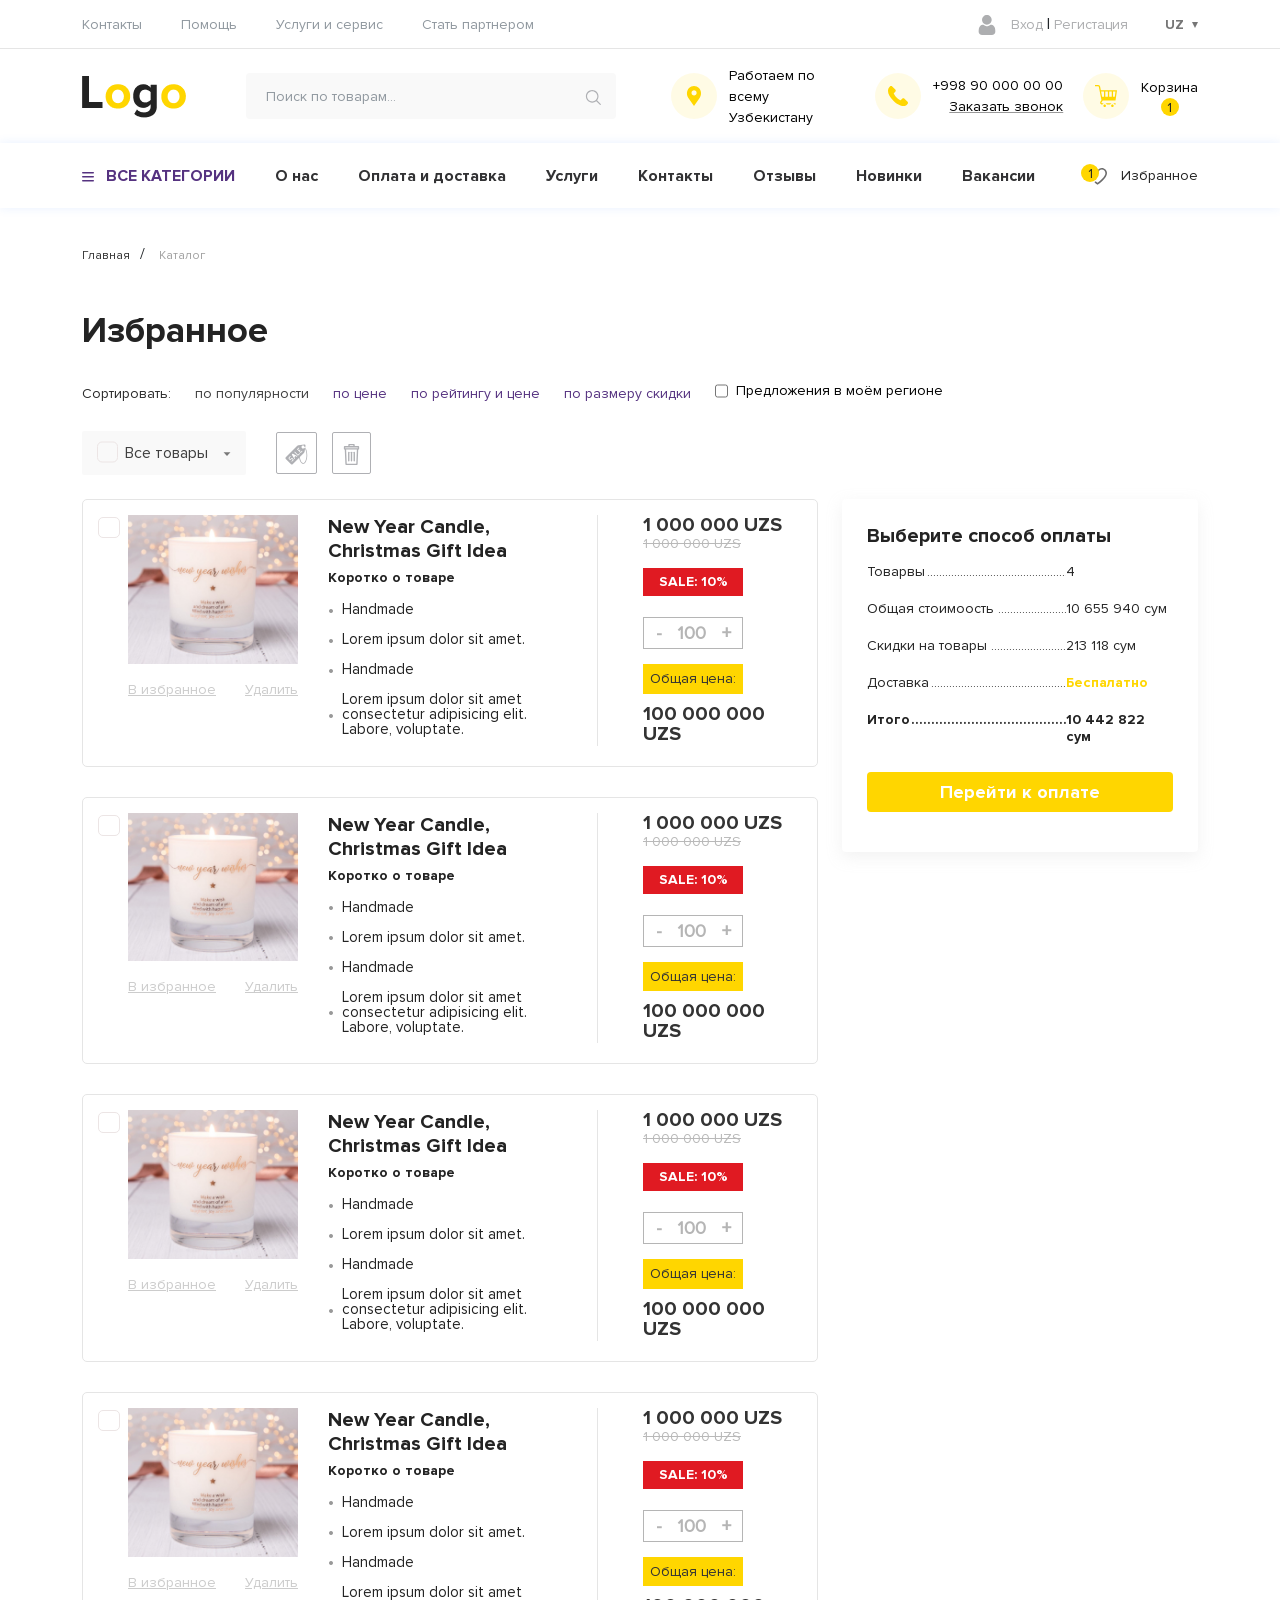
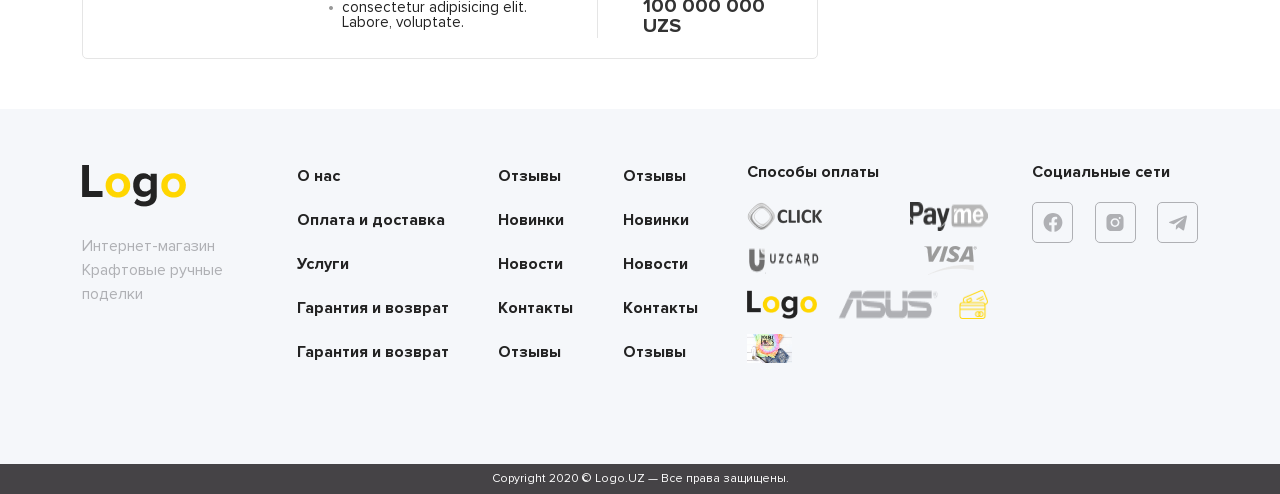
<file: favorite.html>
<!DOCTYPE html>
<html lang="en">

<head>
    <meta charset="UTF-8">
    <meta name="viewport" content="width=device-width, initial-scale=1.0">
    <title>Избранное</title>
    <link href="https://cdn.jsdelivr.net/npm/bootstrap@5.0.0-beta1/dist/css/bootstrap.min.css" rel="stylesheet"
        integrity="sha384-giJF6kkoqNQ00vy+HMDP7azOuL0xtbfIcaT9wjKHr8RbDVddVHyTfAAsrekwKmP1" crossorigin="anonymous">
    <link rel="stylesheet" href="./css/jquery.nice-number.min.css">
    <link rel="stylesheet" href="./css/style.css">
    <link rel="stylesheet" href="./css/media.css">
</head>

<body>

    <header class="header">
        <svg style="display: none;">
            <symbol id="header-top-user" viewBox="0 0 20 20" xmlns="http://www.w3.org/2000/svg">
                <g clip-path="url(#clip0)">
                    <path
                        d="M9.85746 9.63406C11.181 9.63406 12.3271 9.15936 13.2635 8.22278C14.1999 7.28635 14.6746 6.14057 14.6746 4.81688C14.6746 3.49364 14.1999 2.34771 13.2634 1.41097C12.3268 0.474699 11.1809 0 9.85746 0C8.53377 0 7.38799 0.474699 6.45156 1.41113C5.51513 2.34756 5.04028 3.49349 5.04028 4.81688C5.04028 6.14057 5.51513 7.2865 6.45172 8.22293C7.3883 9.1592 8.53423 9.63406 9.85746 9.63406Z" />
                    <path
                        d="M18.2862 15.379C18.2592 14.9893 18.2046 14.5642 18.1242 14.1152C18.043 13.663 17.9385 13.2354 17.8134 12.8447C17.6841 12.4408 17.5083 12.0419 17.291 11.6597C17.0655 11.2629 16.8006 10.9175 16.5034 10.6332C16.1926 10.3358 15.812 10.0967 15.372 9.9223C14.9334 9.74881 14.4474 9.66092 13.9276 9.66092C13.7234 9.66092 13.526 9.74469 13.1446 9.99295C12.91 10.146 12.6355 10.323 12.3291 10.5188C12.0671 10.6857 11.7121 10.8421 11.2738 10.9837C10.8461 11.1221 10.4118 11.1923 9.98318 11.1923C9.55456 11.1923 9.12045 11.1221 8.69229 10.9837C8.25437 10.8422 7.89945 10.6858 7.63776 10.5189C7.33427 10.325 7.05961 10.148 6.82142 9.9928C6.44056 9.74454 6.24296 9.66077 6.0388 9.66077C5.51878 9.66077 5.03295 9.74881 4.59456 9.92245C4.15481 10.0966 3.7741 10.3357 3.46297 10.6334C3.16589 10.9178 2.90084 11.2631 2.67562 11.6597C2.45849 12.0419 2.28271 12.4406 2.15332 12.8448C2.02835 13.2356 1.92383 13.663 1.84265 14.1152C1.76224 14.5635 1.70761 14.9888 1.6806 15.3794C1.65405 15.7621 1.64062 16.1593 1.64062 16.5605C1.64062 17.6045 1.9725 18.4496 2.62695 19.073C3.27331 19.688 4.12856 20.0001 5.1686 20.0001H14.7987C15.8387 20.0001 16.6937 19.6882 17.3402 19.073C17.9948 18.4501 18.3267 17.6048 18.3267 16.5603C18.3265 16.1573 18.3129 15.7598 18.2862 15.379Z" />
                </g>
                <defs>
                    <clipPath id="clip0">
                        <rect width="19.9999" height="20" fill="white" />
                    </clipPath>
                </defs>
            </symbol>
            <symbol id="header-content-input" viewBox="0 0 16 15" xmlns="http://www.w3.org/2000/svg">
                <path
                    d="M15.718 14.0044L12.0573 10.3438C12.9672 9.24957 13.5154 7.84447 13.5154 6.31347C13.5154 2.83221 10.6833 0 7.2022 0C3.72102 0 0.888885 2.83221 0.888885 6.31347C0.888885 9.79451 3.72102 12.6265 7.2022 12.6265C8.73312 12.6265 10.1383 12.0784 11.2325 11.1684L14.8933 14.8292C15.0072 14.9431 15.1565 15 15.3057 15C15.4549 15 15.6042 14.9431 15.7181 14.8292C15.9459 14.6014 15.9459 14.2322 15.718 14.0044ZM2.05527 6.31347C2.05527 3.47535 4.36416 1.16638 7.2022 1.16638C10.0402 1.16638 12.349 3.47535 12.349 6.31347C12.349 9.15136 10.0402 11.4601 7.2022 11.4601C4.36416 11.4601 2.05527 9.15136 2.05527 6.31347Z" />
            </symbol>
            <symbol id="header-content-map" viewBox="0 0 16 22" xmlns="http://www.w3.org/2000/svg">
                <path
                    d="M12.9663 3.03124C11.64 1.70491 9.87644 0.974365 8.00083 0.974365C6.12485 0.974365 4.36166 1.70491 3.03534 3.03124C0.580787 5.48542 0.275754 10.103 2.37474 12.9007L8.00083 21.0256L13.6185 12.912C15.7259 10.103 15.4209 5.48542 12.9663 3.03124ZM8.06564 10.4952C6.65253 10.4952 5.50234 9.34503 5.50234 7.93191C5.50234 6.5188 6.65253 5.3686 8.06564 5.3686C9.47876 5.3686 10.6289 6.5188 10.6289 7.93191C10.6289 9.34503 9.47876 10.4952 8.06564 10.4952Z" />
            </symbol>
            <symbol id="header-content-phone" viewBox="0 0 20 20" xmlns="http://www.w3.org/2000/svg">
                <path
                    d="M19.5511 15.806L16.4624 12.7169C15.8472 12.1042 14.8284 12.1228 14.1918 12.7597L12.6357 14.3154C12.5374 14.2612 12.4356 14.2046 12.3286 14.1446C11.346 13.6001 10.0011 12.8539 8.58579 11.4376C7.16634 10.0183 6.41938 8.67128 5.87323 7.68799C5.8156 7.58381 5.76038 7.48338 5.70586 7.388L6.75022 6.34518L7.26367 5.8311C7.90129 5.19331 7.91887 4.1748 7.3051 3.56028L4.21641 0.470905C3.60264 -0.142752 2.58339 -0.124135 1.94577 0.513654L1.07527 1.38915L1.09906 1.41277C0.807169 1.78521 0.563258 2.21477 0.381746 2.678C0.214427 3.11894 0.110254 3.53971 0.0626212 3.96134C-0.34522 7.34243 1.19984 10.4325 5.39294 14.6256C11.1891 20.4214 15.86 19.9835 16.0615 19.9622C16.5004 19.9097 16.921 19.8048 17.3484 19.6388C17.8076 19.4595 18.2369 19.2159 18.6091 18.9246L18.6281 18.9415L19.51 18.078C20.1463 17.4403 20.1646 16.4215 19.5511 15.806Z" />
            </symbol>
            <symbol id="header-content-cart" viewBox="0 0 22 22" xmlns="http://www.w3.org/2000/svg">
                <path
                    d="M11.9002 19.4219H15.1701C15.617 18.6519 16.4502 18.1328 17.4023 18.1328H9.66797C10.6202 18.1328 11.4533 18.6519 11.9002 19.4219Z"
                    fill="#FFD600" />
                <path d="M19.6346 19.4219H20.625V18.1328H17.4023C18.3545 18.1328 19.1877 18.6519 19.6346 19.4219Z"
                    fill="#FFD600" />
                <path
                    d="M6.70828 16.9688C7.18266 16.6195 7.51566 16.1154 7.65746 15.5547H20.5408L22 5.15625H5.80912L5.155 1.86394C5.11827 0.829856 4.26555 0 3.22266 0H0V1.28906H3.22266C3.57805 1.28906 3.86719 1.5782 3.86719 1.93359V1.99702L6.44445 14.9693C6.43552 15.3476 6.25028 15.7052 5.9443 15.9307C4.44963 17.0308 5.22345 19.4219 7.08984 19.4219H7.43574C7.88262 18.6519 8.71578 18.1328 9.66797 18.1328H7.08984C6.4692 18.1328 6.208 17.3366 6.70828 16.9688ZM14.1797 11.6875V6.44531H16.7578V11.6875H14.1797ZM12.8906 11.6875H10.3125V6.44531H12.8906V11.6875ZM19.782 11.6875H18.0469V6.44531H20.5176L19.782 11.6875ZM9.02344 6.44531V11.6875H7.10673L6.06525 6.44531H9.02344Z"
                    fill="#FFD600" />
                <path
                    d="M9.66797 22C10.3799 22 10.957 21.4229 10.957 20.7109C10.957 19.999 10.3799 19.4219 9.66797 19.4219C8.95604 19.4219 8.37891 19.999 8.37891 20.7109C8.37891 21.4229 8.95604 22 9.66797 22Z"
                    fill="#FFD600" />
                <path
                    d="M17.4023 22C18.1143 22 18.6914 21.4229 18.6914 20.7109C18.6914 19.999 18.1143 19.4219 17.4023 19.4219C16.6904 19.4219 16.1133 19.999 16.1133 20.7109C16.1133 21.4229 16.6904 22 17.4023 22Z"
                    fill="#FFD600" />
            </symbol>
            <symbol id="header-bottom-menu" viewBox="0 0 12 10" xmlns="http://www.w3.org/2000/svg">
                <rect width="12" height="1.5" rx="0.75" />
                <rect y="4" width="12" height="1.5" rx="0.75" />
                <rect y="8" width="12" height="1.5" rx="0.75" />
            </symbol>
            <symbol id="header__bottom-favorite" viewBox="0 0 19 17" xmlns="http://www.w3.org/2000/svg">
                <path
                    d="M5.57182 12.5685C5.87816 12.2565 5.8741 11.7556 5.56273 11.4486C2.99639 8.92635 1.58333 6.688 1.58333 5.14583C1.58333 3.18174 3.18136 1.58333 5.14583 1.58333C7.11031 1.58333 8.70833 3.18174 8.70833 5.14583C8.70833 5.58284 9.063 5.9375 9.5 5.9375C9.937 5.9375 10.2917 5.58284 10.2917 5.14583C10.2917 3.18174 11.8897 1.58333 13.8542 1.58333C15.8186 1.58333 17.4167 3.18174 17.4167 5.14583C17.4167 8.23616 12.0824 12.9005 9.50271 14.8472C9.13354 14.5658 8.56859 14.1238 7.90758 13.5687C7.57263 13.2877 7.07359 13.331 6.79256 13.6657C6.51115 14.0007 6.55464 14.4997 6.88939 14.7807C8.10898 15.8053 9.00038 16.4489 9.03768 16.4758C9.17587 16.5755 9.33765 16.625 9.5 16.625C9.66197 16.625 9.82413 16.5755 9.96232 16.4762C10.8874 15.8103 19 9.83766 19 5.14583C19 2.30851 16.6915 0 13.8542 0C12.0231 0 10.4125 0.961558 9.5 2.40592C8.58753 0.961558 6.97695 0 5.14583 0C2.30851 0 0 2.30851 0 5.14583C0 7.17293 1.4979 9.67337 4.45235 12.578C4.76392 12.8843 5.26586 12.88 5.57182 12.5685Z" />
            </symbol>
            <symbol id="product-like" viewBox="0 0 19 17" xmlns="http://www.w3.org/2000/svg">
                <path
                    d="M5.57182 12.756C5.87816 12.444 5.8741 11.9431 5.56273 11.6361C2.99639 9.11385 1.58333 6.8755 1.58333 5.33333C1.58333 3.36924 3.18136 1.77083 5.14583 1.77083C7.11031 1.77083 8.70833 3.36924 8.70833 5.33333C8.70833 5.77034 9.063 6.125 9.5 6.125C9.937 6.125 10.2917 5.77034 10.2917 5.33333C10.2917 3.36924 11.8897 1.77083 13.8542 1.77083C15.8186 1.77083 17.4167 3.36924 17.4167 5.33333C17.4167 8.42366 12.0824 13.088 9.50271 15.0347C9.13354 14.7533 8.56859 14.3113 7.90758 13.7562C7.57263 13.4752 7.07359 13.5185 6.79256 13.8532C6.51115 14.1882 6.55464 14.6872 6.88939 14.9682C8.10898 15.9928 9.00038 16.6364 9.03768 16.6633C9.17587 16.763 9.33765 16.8125 9.5 16.8125C9.66197 16.8125 9.82413 16.763 9.96232 16.6637C10.8874 15.9978 19 10.0252 19 5.33333C19 2.49601 16.6915 0.1875 13.8542 0.1875C12.0231 0.1875 10.4125 1.14906 9.5 2.59342C8.58753 1.14906 6.97695 0.1875 5.14583 0.1875C2.30851 0.1875 0 2.49601 0 5.33333C0 7.36043 1.4979 9.86087 4.45235 12.7655C4.76392 13.0718 5.26586 13.0675 5.57182 12.756Z" />
            </symbol>
            <symbol id="product-btn" viewBox="0 0 18 18" xmlns="http://www.w3.org/2000/svg">
                <path
                    d="M9.73652 15.8906H12.4119C12.7775 15.2606 13.4592 14.8359 14.2383 14.8359H7.91016C8.68922 14.8359 9.3709 15.2606 9.73652 15.8906Z"/>
                <path d="M16.0646 15.8906H16.875V14.8359H14.2383C15.0173 14.8359 15.699 15.2606 16.0646 15.8906Z" />
                <path
                    d="M5.48859 13.8836C5.87672 13.5977 6.14918 13.1854 6.2652 12.7266H16.8061L18 4.21875H4.75291L4.21773 1.52504C4.18767 0.678973 3.49 0 2.63672 0H0V1.05469H2.63672C2.9275 1.05469 3.16406 1.29125 3.16406 1.58203V1.63392L5.27273 12.2476C5.26542 12.5571 5.11386 12.8497 4.86352 13.0342C3.64061 13.9343 4.27373 15.8906 5.80078 15.8906H6.08379C6.44941 15.2606 7.13109 14.8359 7.91016 14.8359H5.80078C5.29298 14.8359 5.07927 14.1845 5.48859 13.8836ZM11.6016 9.5625V5.27344H13.7109V9.5625H11.6016ZM10.5469 9.5625H8.4375V5.27344H10.5469V9.5625ZM16.1852 9.5625H14.7656V5.27344H16.7871L16.1852 9.5625ZM7.38281 5.27344V9.5625H5.8146L4.96248 5.27344H7.38281Z"/>
                <path
                    d="M7.91016 18C8.49264 18 8.96484 17.5278 8.96484 16.9453C8.96484 16.3628 8.49264 15.8906 7.91016 15.8906C7.32767 15.8906 6.85547 16.3628 6.85547 16.9453C6.85547 17.5278 7.32767 18 7.91016 18Z"/>
                <path
                    d="M14.2383 18C14.8208 18 15.293 17.5278 15.293 16.9453C15.293 16.3628 14.8208 15.8906 14.2383 15.8906C13.6558 15.8906 13.1836 16.3628 13.1836 16.9453C13.1836 17.5278 13.6558 18 14.2383 18Z"/>
            </symbol>
            <symbol id="o'clock" viewBox="0 0 27 27" xmlns="http://www.w3.org/2000/svg">
                <path
                    d="M26.948 14.7468C26.7055 12.3084 25.6162 10.0096 23.8804 8.27386C22.3971 6.79058 20.5815 5.83739 18.6712 5.41356V4.07366C19.4514 3.87954 20.0314 3.17326 20.0314 2.33377C20.0314 1.34509 19.2271 0.540771 18.2384 0.540771H14.4415C13.4528 0.540771 12.6485 1.34509 12.6485 2.33377C12.6485 3.17321 13.2285 3.87949 14.0087 4.07366V5.4173C12.1042 5.84293 10.2946 6.7948 8.81548 8.27391C8.49179 8.5976 8.19331 8.93716 7.92009 9.29007C7.90685 9.28907 7.89362 9.28806 7.88012 9.28806H4.12215C3.83095 9.28806 3.5948 9.52416 3.5948 9.81542C3.5948 10.1067 3.83095 10.3428 4.12215 10.3428H7.20252C6.81587 10.9901 6.5041 11.6699 6.26679 12.3697H0.527352C0.236148 12.3697 0 12.6058 0 12.897C0 13.1883 0.236148 13.4244 0.527352 13.4244H5.96878C5.8168 14.0916 5.72957 14.7705 5.70706 15.4514H3.37505C3.08385 15.4514 2.8477 15.6875 2.8477 15.9787C2.8477 16.27 3.08385 16.5061 3.37505 16.5061H5.72388C5.76839 17.1887 5.87813 17.8677 6.05316 18.5331H2.63676C2.34556 18.5331 2.10941 18.7692 2.10941 19.0604C2.10941 19.3517 2.34556 19.5878 2.63676 19.5878H6.38971C6.90705 20.9563 7.71553 22.239 8.81548 23.3389C10.5529 25.0763 12.854 26.166 15.2949 26.4071C15.6433 26.4415 15.9919 26.4585 16.3401 26.4585C18.3979 26.4585 20.4296 25.863 22.1535 24.7404C22.3976 24.5814 22.4666 24.2547 22.3077 24.0107C22.1487 23.7666 21.822 23.6976 21.578 23.8565C17.8044 26.3138 12.7506 25.7825 9.56126 22.5932C5.81907 18.851 5.81907 12.762 9.56126 9.01975C13.3034 5.27761 19.3924 5.27761 23.1346 9.01975C26.3198 12.205 26.854 17.2544 24.4048 21.0261C24.2462 21.2704 24.3156 21.597 24.5598 21.7556C24.8042 21.9142 25.1307 21.8448 25.2893 21.6005C26.5979 19.5852 27.1869 17.1513 26.948 14.7468ZM13.7032 2.33382C13.7032 1.92671 14.0344 1.59553 14.4415 1.59553H18.2384C18.6455 1.59553 18.9767 1.92671 18.9767 2.33382C18.9767 2.74094 18.6455 3.07211 18.2384 3.07211H18.1438H14.536H14.4415C14.0344 3.07211 13.7032 2.74088 13.7032 2.33382ZM15.0634 5.236V4.12682H17.6165V5.2341C16.7687 5.13327 15.911 5.1339 15.0634 5.236Z" />
                <path
                    d="M23.5078 22.4386C23.3685 22.4386 23.233 22.495 23.135 22.5931C23.0364 22.6912 22.9804 22.8273 22.9804 22.9659C22.9804 23.1046 23.0364 23.2407 23.135 23.3388C23.233 23.4374 23.3686 23.4933 23.5078 23.4933C23.6465 23.4933 23.782 23.4374 23.8806 23.3388C23.9787 23.2407 24.0351 23.1046 24.0351 22.9659C24.0351 22.8273 23.9787 22.6912 23.8806 22.5931C23.782 22.495 23.6464 22.4386 23.5078 22.4386Z"
                    fill="#FFD600" />
                <path
                    d="M16.348 7.62573C11.8371 7.62573 8.16725 11.2956 8.16725 15.8065C8.16725 20.3174 11.8371 23.9872 16.348 23.9872C20.8589 23.9872 24.5288 20.3174 24.5288 15.8065C24.5288 11.2956 20.8589 7.62573 16.348 7.62573ZM16.348 22.9325C12.4187 22.9325 9.22196 19.7358 9.22196 15.8065C9.22196 11.8772 12.4187 8.68044 16.348 8.68044C20.2774 8.68044 23.4741 11.8772 23.4741 15.8065C23.4741 19.7358 20.2774 22.9325 16.348 22.9325Z" />
                <path
                    d="M19.6838 11.7245L17.0718 14.3364C16.8534 14.2284 16.6077 14.1674 16.348 14.1674C16.0882 14.1674 15.8426 14.2284 15.6241 14.3364L14.4551 13.1675C14.2492 12.9615 13.9154 12.9615 13.7093 13.1675C13.5034 13.3734 13.5034 13.7073 13.7093 13.9132L14.8783 15.0822C14.7702 15.3007 14.7093 15.5464 14.7093 15.8061C14.7093 16.7096 15.4444 17.4448 16.348 17.4448C17.2516 17.4448 17.9867 16.7096 17.9867 15.8061C17.9867 15.5464 17.9256 15.3007 17.8176 15.0822L20.3529 12.5469L20.4295 12.4703C20.6355 12.2644 20.6355 11.9304 20.4295 11.7245C20.2236 11.5186 19.8898 11.5186 19.6838 11.7245ZM16.348 16.3901C16.026 16.3901 15.764 16.1281 15.764 15.8061C15.764 15.4841 16.026 15.2221 16.348 15.2221C16.67 15.2221 16.932 15.4841 16.932 15.8061C16.932 16.1281 16.67 16.3901 16.348 16.3901Z" />
                <path
                    d="M21.9863 15.2854H21.4977C21.2065 15.2854 20.9704 15.5215 20.9704 15.8127C20.9704 16.104 21.2065 16.3401 21.4977 16.3401H21.9863C22.2775 16.3401 22.5136 16.104 22.5136 15.8127C22.5136 15.5215 22.2775 15.2854 21.9863 15.2854Z"
                    fill="#FFD600" />
                <path
                    d="M11.1981 15.2728H10.7096C10.4184 15.2728 10.1822 15.5089 10.1822 15.8002C10.1822 16.0914 10.4184 16.3275 10.7096 16.3275H11.1981C11.4893 16.3275 11.7254 16.0914 11.7254 15.8002C11.7254 15.5089 11.4893 15.2728 11.1981 15.2728Z"
                    fill="#FFD600" />
                <path
                    d="M16.3544 11.1835C16.6456 11.1835 16.8817 10.9474 16.8817 10.6561V10.1676C16.8817 9.87635 16.6456 9.64026 16.3544 9.64026C16.0632 9.64026 15.8271 9.87635 15.8271 10.1676V10.6561C15.8271 10.9474 16.0632 11.1835 16.3544 11.1835Z"
                    fill="#FFD600" />
                <path
                    d="M16.3416 20.4286C16.0504 20.4286 15.8142 20.6647 15.8142 20.9559V21.4445C15.8142 21.7357 16.0504 21.9718 16.3416 21.9718C16.6328 21.9718 16.8689 21.7357 16.8689 21.4445V20.9559C16.8689 20.6647 16.6328 20.4286 16.3416 20.4286Z"
                    fill="#FFD600" />
                <path
                    d="M0.527344 18.5327C0.388652 18.5327 0.252598 18.5891 0.154512 18.6872C0.0564258 18.7853 0 18.9214 0 19.0601C0 19.1993 0.0563731 19.3348 0.154512 19.4329C0.25265 19.531 0.388652 19.5874 0.527344 19.5874C0.666035 19.5874 0.80209 19.531 0.900123 19.4329C0.998209 19.3348 1.05469 19.1988 1.05469 19.0601C1.05469 18.9214 0.998262 18.7853 0.900123 18.6872C0.80209 18.5891 0.666035 18.5327 0.527344 18.5327Z" />
            </symbol>
            <symbol id="footer-social-facebook" viewBox="0 0 20 19" xmlns="http://www.w3.org/2000/svg">
                <path
                    d="M19.3958 9.49984C19.3958 4.31066 15.1891 0.104004 9.99996 0.104004C4.81078 0.104004 0.604126 4.31066 0.604126 9.49984C0.604126 14.1895 4.04003 18.0767 8.53186 18.7815V12.2158H6.1462V9.49984H8.53186V7.42982C8.53186 5.07499 9.93463 3.77425 12.0808 3.77425C13.1088 3.77425 14.184 3.95776 14.184 3.95776V6.27002H12.9993C11.8321 6.27002 11.4681 6.99434 11.4681 7.73738V9.49984H14.0739L13.6574 12.2158H11.4681V18.7815C15.9599 18.0767 19.3958 14.1895 19.3958 9.49984Z" />
            </symbol>
            <symbol id="footer-social-instagram" viewBox="0 0 18 19" xmlns="http://www.w3.org/2000/svg">
                <path fill-rule="evenodd" clip-rule="evenodd"
                    d="M9.00004 0.958496H5.41006C4.68984 0.958496 4.05514 1.12953 3.57702 1.25836C3.47989 1.28454 3.38921 1.30897 3.3056 1.32987C2.68664 1.57746 2.19147 1.82504 1.82009 2.32021C1.32492 2.81538 1.07734 3.31055 0.829758 3.80571L0.829755 3.80572C0.58217 4.30089 0.458374 5.04364 0.458374 5.91019V9.50016V13.0901C0.458374 13.8104 0.629405 14.4451 0.758241 14.9232C0.784416 15.0203 0.80885 15.111 0.829755 15.1946C1.07734 15.8136 1.32492 16.3087 1.82009 16.6801C2.31526 17.0515 2.81043 17.4229 3.3056 17.6705C3.80077 17.918 4.54352 18.0418 5.41006 18.0418H9.00004H12.59C13.3102 18.0418 13.9449 17.8708 14.4231 17.742C14.5202 17.7158 14.6109 17.6914 14.6945 17.6705C15.3134 17.4229 15.8086 17.1753 16.18 16.6801C16.5514 16.1849 16.9227 15.6898 17.1703 15.1946C17.4179 14.6994 17.5417 13.9567 17.5417 13.0901V9.50016V5.91019C17.5417 5.18998 17.3707 4.55528 17.2418 4.07716C17.2157 3.98002 17.1912 3.88934 17.1703 3.80572C16.9227 3.18676 16.6752 2.69159 16.18 2.32021C15.6848 1.82505 15.1897 1.57746 14.6945 1.32988L14.6945 1.32987C14.1993 1.08229 13.4566 0.958496 12.59 0.958496H9.00004ZM14.6938 5.04356C14.6938 5.66252 14.1986 6.0339 13.7035 6.0339C13.2083 6.0339 12.7131 5.53873 12.7131 5.04356C12.7131 4.4246 13.2083 4.05322 13.7035 4.05322C14.1986 4.05322 14.6938 4.4246 14.6938 5.04356ZM8.99961 12.4707C7.39031 12.4707 6.15238 11.2328 6.15238 9.62352C6.15238 8.01422 7.39031 6.77629 8.99961 6.77629C10.6089 6.77629 11.8468 8.01422 11.8468 9.62352C11.8468 11.2328 10.6089 12.4707 8.99961 12.4707ZM8.99961 5.16699C6.52377 5.16699 4.54309 7.14767 4.54309 9.62352C4.54309 12.0994 6.52377 14.08 8.99961 14.08C11.4755 14.08 13.4561 12.0994 13.4561 9.62352C13.4561 7.14767 11.4755 5.16699 8.99961 5.16699Z" />
            </symbol>
            <symbol id="footer-social-telegram" viewBox="0 0 18 16" xmlns="http://www.w3.org/2000/svg">
                <path
                    d="M7.06276 10.3856L6.76501 14.5736C7.19101 14.5736 7.37551 14.3906 7.59676 14.1708L9.59401 12.2621L13.7325 15.2928C14.4915 15.7158 15.0263 15.4931 15.231 14.5946L17.9475 1.86557L17.9483 1.86482C18.189 0.742816 17.5425 0.304066 16.803 0.579316L0.835511 6.69257C-0.254239 7.11557 -0.237739 7.72307 0.650261 7.99832L4.73251 9.26807L14.2148 3.33482C14.661 3.03932 15.0668 3.20282 14.733 3.49832L7.06276 10.3856Z" />
            </symbol>
            <symbol id="product-info__reviews-icon" viewBox="0 0 12 12" xmlns="http://www.w3.org/2000/svg">
                <path fill-rule="evenodd" clip-rule="evenodd"
                    d="M5.808 0.658285C5.864 0.466285 6.136 0.466286 6.192 0.658286L7.31284 4.50116C7.33773 4.58649 7.41595 4.64516 7.50484 4.64516H11.3967C11.5893 4.64516 11.6706 4.89053 11.5162 5.00555L8.44343 7.29462C8.37188 7.34792 8.34429 7.44216 8.37579 7.52563L9.84477 11.4178C9.91341 11.5996 9.70846 11.7626 9.54671 11.6548L6.11094 9.36428C6.04376 9.3195 5.95624 9.3195 5.88906 9.36428L2.45329 11.6548C2.29154 11.7626 2.08659 11.5996 2.15523 11.4178L3.62421 7.52563C3.65571 7.44216 3.62812 7.34792 3.55657 7.29462L0.483777 5.00555C0.329378 4.89053 0.410726 4.64516 0.603257 4.64516H4.49516C4.58405 4.64516 4.66227 4.58649 4.68716 4.50116L5.808 0.658285Z" />
            </symbol>
            <symbol id="like" viewBox="0 0 13 12" xmlns="http://www.w3.org/2000/svg">
                <path
                    d="M1.30434 5.21729C0.585393 5.21729 0 5.80268 0 6.52163V10.6956C0 11.4145 0.585393 11.9999 1.30434 11.9999H2.86956C3.16331 11.9999 3.43356 11.9008 3.65218 11.7359V5.21729H1.30434Z" />
                <path
                    d="M12.5217 7.17392C12.5217 6.86037 12.3975 6.56818 12.182 6.35269C12.4257 6.08609 12.5498 5.72869 12.5159 5.3567C12.4549 4.69356 11.8575 4.17391 11.1552 4.17391H7.93244C8.09209 3.6892 8.34774 2.80069 8.34774 2.08695C8.34774 0.955299 7.38618 0 6.78251 0C6.24043 0 5.85329 0.305218 5.83661 0.31774C5.77505 0.367313 5.73905 0.442444 5.73905 0.521732V2.29095L4.23644 5.54609L4.17383 5.57791V11.1699C4.59852 11.3703 5.1359 11.4783 5.47817 11.4783H10.2672C10.8354 11.4783 11.3326 11.0953 11.4495 10.5668C11.5095 10.295 11.4745 10.0211 11.3551 9.78315C11.7406 9.58906 11.9999 9.19201 11.9999 8.73914C11.9999 8.55445 11.9577 8.37758 11.8773 8.21741C12.2629 8.02332 12.5217 7.62627 12.5217 7.17392Z" />
            </symbol>
            <symbol id="dislike" viewBox="0 0 13 12" xmlns="http://www.w3.org/2000/svg">
                <path
                    d="M1.30434 6.78271C0.585393 6.78271 0 6.19732 0 5.47837V1.30444C0 0.585489 0.585393 9.63211e-05 1.30434 9.63211e-05H2.86956C3.16331 9.63211e-05 3.43356 0.0992188 3.65218 0.264105V6.78271H1.30434Z" />
                <path
                    d="M12.5217 4.82608C12.5217 5.13963 12.3975 5.43182 12.182 5.64731C12.4257 5.91391 12.5498 6.27131 12.5159 6.6433C12.4549 7.30644 11.8575 7.82609 11.1552 7.82609H7.93244C8.09209 8.3108 8.34774 9.19931 8.34774 9.91305C8.34774 11.0447 7.38618 12 6.78251 12C6.24043 12 5.85329 11.6948 5.83661 11.6823C5.77505 11.6327 5.73905 11.5576 5.73905 11.4783V9.70905L4.23644 6.45391L4.17383 6.42209V0.830067C4.59852 0.629719 5.1359 0.521718 5.47817 0.521718H10.2672C10.8354 0.521718 11.3326 0.904684 11.4495 1.43319C11.5095 1.70503 11.4745 1.97894 11.3551 2.21685C11.7406 2.41094 11.9999 2.80799 11.9999 3.26086C11.9999 3.44555 11.9577 3.62242 11.8773 3.78259C12.2629 3.97668 12.5217 4.37373 12.5217 4.82608Z" />
            </symbol>
            <symbol id="delivery" viewBox="0 0 19 11" xmlns="http://www.w3.org/2000/svg">
                <path
                    d="M18.4179 5.33588L16.6835 2.52338C16.5795 2.3535 16.391 2.25 16.1875 2.25H12.7188V0.5625C12.7188 0.252 12.4598 0 12.1406 0H4.04688C3.72775 0 3.46875 0.252 3.46875 0.5625V1.125H0.578125C0.259 1.125 0 1.377 0 1.6875C0 1.998 0.259 2.25 0.578125 2.25H3.46875V3.375H1.73438C1.41525 3.375 1.15625 3.627 1.15625 3.9375C1.15625 4.248 1.41525 4.5 1.73438 4.5H3.46875V5.625H2.89062C2.5715 5.625 2.3125 5.877 2.3125 6.1875C2.3125 6.498 2.5715 6.75 2.89062 6.75H3.46875V8.4375C3.46875 8.748 3.72775 9 4.04688 9H5.88763C6.12697 9.65362 6.76291 10.125 7.51562 10.125C8.26834 10.125 8.90428 9.65362 9.14363 9H12.1406H12.7188H13.9814C14.2207 9.65362 14.8567 10.125 15.6094 10.125C16.3621 10.125 16.998 9.65362 17.2374 9H17.9219C18.241 9 18.5 8.748 18.5 8.4375V5.625C18.5 5.52262 18.4722 5.4225 18.4179 5.33588ZM7.51562 9C7.1965 9 6.9375 8.74687 6.9375 8.4375C6.9375 8.12813 7.1965 7.875 7.51562 7.875C7.83475 7.875 8.09375 8.12813 8.09375 8.4375C8.09375 8.74687 7.83475 9 7.51562 9ZM15.6094 9C15.2914 9 15.0312 8.74687 15.0312 8.4375C15.0312 8.12813 15.2914 7.875 15.6094 7.875C15.9273 7.875 16.1875 8.12813 16.1875 8.4375C16.1875 8.74687 15.9273 9 15.6094 9ZM13.875 5.625V3.375H15.8603L17.2478 5.625H13.875Z" />
            </symbol>
            <symbol id="payment-card" viewBox="0 0 14 9" xmlns="http://www.w3.org/2000/svg">
                <path d="M13.4446 2.16669H0.0834961V3.25003H13.4446V2.16669Z" />
                <path
                    d="M0.0834961 3.79169V7.31252C0.0834961 8.05893 0.708127 8.66668 1.47527 8.66668H12.0528C12.8199 8.66668 13.4446 8.05893 13.4446 7.31252V3.79169H0.0834961ZM2.032 5.41668H4.25884C4.41249 5.41668 4.5372 5.53803 4.5372 5.68753C4.5372 5.83702 4.41249 5.95834 4.25884 5.95834H2.032C1.87834 5.95834 1.75363 5.837 1.75363 5.6875C1.75363 5.538 1.87834 5.41668 2.032 5.41668ZM5.92897 7.04168H2.032C1.87834 7.04168 1.75363 6.92034 1.75363 6.77084C1.75363 6.62134 1.87834 6.5 2.032 6.5H5.92897C6.08262 6.5 6.20734 6.62134 6.20734 6.77084C6.20734 6.92034 6.08317 7.04168 5.92897 7.04168Z" />
                <path
                    d="M12.0528 0H1.47527C0.708127 0 0.0834961 0.607749 0.0834961 1.35418V1.62502H13.4446V1.35418C13.4446 0.607749 12.82 0 12.0528 0Z" />
            </symbol>
            <symbol id="emptyStar" viewBox="0 0 13 12" xmlns="http://www.w3.org/2000/svg">
                <path fill-rule="evenodd" clip-rule="evenodd"
                    d="M6.36401 0.639085C6.42099 0.44899 6.69018 0.44899 6.74716 0.639085L7.90532 4.50259C7.93068 4.58721 8.00856 4.64516 8.09689 4.64516H12.1055C12.2994 4.64516 12.3799 4.89333 12.2229 5.0071L9.06754 7.29415C8.99396 7.34747 8.96559 7.4437 8.99845 7.52841L10.5093 11.4232C10.5794 11.6041 10.3768 11.7689 10.214 11.6633L6.66442 9.36092C6.59822 9.31798 6.51295 9.31798 6.44674 9.36092L2.89721 11.6633C2.73441 11.7689 2.53173 11.6041 2.60191 11.4232L4.11272 7.52841C4.14558 7.4437 4.1172 7.34747 4.04363 7.29415L0.888267 5.0071C0.731302 4.89333 0.811781 4.64516 1.00564 4.64516H5.01427C5.10261 4.64516 5.18048 4.58721 5.20585 4.50259L6.36401 0.639085Z" />
            </symbol>
            <symbol id="arrow" viewBox="0 0 11 11" xmlns="http://www.w3.org/2000/svg">
                <path fill-rule="evenodd" clip-rule="evenodd"
                    d="M10.4753 6.04904L6.26335 10.2611C5.89723 10.6272 5.30364 10.6272 4.93753 10.2611L0.524519 6.04904C0.158402 5.68292 0.158402 5.08933 0.524519 4.72321C0.890635 4.3571 1.48423 4.3571 1.85034 4.72321L4.66294 7.33489L4.66294 1.34821C4.66294 0.830447 5.08267 0.410714 5.60044 0.410714C6.1182 0.410714 6.53794 0.830447 6.53794 1.34821L6.53794 7.33489L9.14952 4.72321C9.51563 4.3571 10.1092 4.3571 10.4753 4.72321C10.8415 5.08933 10.8415 5.68292 10.4753 6.04904Z" />
            </symbol>
            <symbol id="arrow-down" viewBox="0 0 8 4" xmlns="http://www.w3.org/2000/svg">
                <path d="M4 4L7.4641 0.25H0.535898L4 4Z" />
            </symbol>
            <symbol id="sale" viewBox="0 0 23 21" xmlns="http://www.w3.org/2000/svg">
                <path
                    d="M20.2324 3.67633L20.5245 1.78746C20.5492 1.62747 20.5391 1.46404 20.4948 1.30833C20.4505 1.15262 20.3731 1.00831 20.268 0.885238C20.1628 0.762168 20.0323 0.663244 19.8854 0.595219C19.7385 0.527195 19.5787 0.491674 19.4168 0.491081C19.3599 0.491065 19.3031 0.495327 19.2469 0.503831L13.4719 1.36633C12.9161 1.45046 12.4015 1.70964 12.003 2.10621L0.768049 13.3375C0.663563 13.4419 0.580679 13.566 0.52413 13.7025C0.467582 13.839 0.438477 13.9853 0.438477 14.133C0.438477 14.2808 0.467582 14.4271 0.52413 14.5636C0.580679 14.7001 0.663563 14.8241 0.768049 14.9286L6.0713 20.2315C6.28557 20.4362 6.57051 20.5504 6.86686 20.5504C7.16321 20.5504 7.44815 20.4362 7.66242 20.2315L14.1814 13.7125C14.6952 17.2468 16.2443 19.75 18.1245 19.75C20.4375 19.75 22.2495 15.9625 22.2495 11.125C22.2495 7.91046 21.4485 5.16021 20.2324 3.67633ZM12.2344 5.05296L13.5604 3.72696C13.595 3.69114 13.6364 3.66257 13.6821 3.64292C13.7279 3.62326 13.7771 3.61292 13.8269 3.61249C13.8767 3.61205 13.9261 3.62154 13.9722 3.6404C14.0182 3.65925 14.0601 3.6871 14.0953 3.72231C14.1305 3.75752 14.1584 3.79939 14.1772 3.84547C14.1961 3.89156 14.2056 3.94094 14.2051 3.99073C14.2047 4.04052 14.1944 4.08973 14.1747 4.13548C14.1551 4.18123 14.1265 4.22261 14.0907 4.25721L13.0298 5.31808L14.0907 6.37858L14.6209 5.84833C14.6916 5.78002 14.7864 5.74222 14.8847 5.74308C14.983 5.74393 15.0771 5.78337 15.1466 5.8529C15.2161 5.92243 15.2556 6.01648 15.2564 6.11481C15.2573 6.21313 15.2195 6.30786 15.1512 6.37858L14.6209 6.90883L15.6814 7.96971L16.7423 6.90883C16.7769 6.87301 16.8183 6.84445 16.864 6.82479C16.9098 6.80514 16.959 6.79479 17.0088 6.79436C17.0586 6.79393 17.1079 6.80342 17.154 6.82227C17.2001 6.84113 17.242 6.86897 17.2772 6.90418C17.3124 6.93939 17.3403 6.98126 17.3591 7.02735C17.378 7.07343 17.3874 7.12281 17.387 7.17261C17.3866 7.2224 17.3762 7.27161 17.3566 7.31736C17.3369 7.36311 17.3084 7.40449 17.2725 7.43908L15.9465 8.76508C15.8762 8.83538 15.7809 8.87488 15.6814 8.87488C15.582 8.87488 15.4866 8.83538 15.4163 8.76508L12.2344 5.58321C12.1641 5.51288 12.1246 5.41752 12.1246 5.31808C12.1246 5.21864 12.1641 5.12328 12.2344 5.05296ZM8.19267 16.5193L7.1318 17.5798C7.0608 17.6465 6.96665 17.6829 6.86927 17.6814C6.77189 17.6799 6.67891 17.6406 6.61002 17.5717C6.54113 17.5029 6.50172 17.4099 6.50014 17.3126C6.49856 17.2152 6.53493 17.121 6.60155 17.05L7.66205 15.9891C7.69691 15.9543 7.72457 15.9129 7.74345 15.8674C7.76232 15.8218 7.77203 15.773 7.77203 15.7238C7.77203 15.6745 7.76232 15.6257 7.74345 15.5802C7.72457 15.5346 7.69691 15.4933 7.66205 15.4585L7.1318 14.9282C7.09697 14.8933 7.05561 14.8657 7.01009 14.8468C6.96456 14.8279 6.91577 14.8182 6.86649 14.8182C6.8172 14.8182 6.76841 14.8279 6.72288 14.8468C6.67736 14.8657 6.636 14.8933 6.60117 14.9282L6.07092 15.4585C5.96645 15.5629 5.84243 15.6458 5.70592 15.7024C5.56942 15.7589 5.42311 15.788 5.27536 15.788C5.12761 15.788 4.9813 15.7589 4.8448 15.7024C4.70829 15.6458 4.58427 15.5629 4.4798 15.4585L3.94955 14.9282C3.84506 14.8237 3.76218 14.6997 3.70563 14.5632C3.64908 14.4267 3.61998 14.2804 3.61998 14.1326C3.61998 13.9849 3.64908 13.8386 3.70563 13.7021C3.76218 13.5656 3.84506 13.4415 3.94955 13.3371L5.01005 12.2766C5.08077 12.2083 5.1755 12.1705 5.27382 12.1713C5.37215 12.1722 5.4662 12.2116 5.53573 12.2811C5.60526 12.3507 5.6447 12.4447 5.64555 12.5431C5.64641 12.6414 5.60861 12.7361 5.5403 12.8068L4.4798 13.8673C4.44493 13.9022 4.41727 13.9435 4.3984 13.989C4.37953 14.0346 4.36982 14.0834 4.36982 14.1326C4.36982 14.1819 4.37953 14.2307 4.3984 14.2762C4.41727 14.3218 4.44493 14.3631 4.4798 14.398L5.01005 14.9282C5.04488 14.9631 5.08623 14.9907 5.13176 15.0096C5.17728 15.0285 5.22608 15.0382 5.27536 15.0382C5.32464 15.0382 5.37344 15.0285 5.41896 15.0096C5.46449 14.9907 5.50585 14.9631 5.54067 14.9282L6.07092 14.398C6.17539 14.2935 6.29942 14.2106 6.43592 14.154C6.57243 14.0975 6.71873 14.0684 6.86649 14.0684C7.01424 14.0684 7.16054 14.0975 7.29705 14.154C7.43355 14.2106 7.55758 14.2935 7.66205 14.398L8.1923 14.9282C8.29678 15.0327 8.37967 15.1567 8.43622 15.2932C8.49277 15.4297 8.52187 15.576 8.52187 15.7238C8.52187 15.8715 8.49277 16.0178 8.43622 16.1543C8.37967 16.2908 8.29678 16.4149 8.1923 16.5193H8.19267ZM12.0709 12.625C12.0456 12.6672 12.0122 12.704 11.9726 12.7333C11.933 12.7626 11.8881 12.7839 11.8403 12.7958C11.7925 12.8078 11.7429 12.8102 11.6942 12.8029C11.6455 12.7957 11.5987 12.7789 11.5564 12.7536L10.4817 12.1086L9.30492 13.2853L9.94992 14.3601C10.0011 14.4454 10.0164 14.5475 9.9923 14.644C9.96821 14.7405 9.90677 14.8235 9.82149 14.8748C9.7362 14.926 9.63406 14.9412 9.53754 14.9171C9.44102 14.8931 9.35802 14.8316 9.3068 14.7463L6.9203 10.7687C6.87731 10.697 6.8595 10.6131 6.86969 10.5301C6.87988 10.4471 6.91749 10.37 6.97655 10.3108L7.50717 9.78021C7.56631 9.72115 7.64348 9.68353 7.72644 9.67334C7.80939 9.66315 7.89337 9.68097 7.96505 9.72396L11.9427 12.1105C12.0279 12.1617 12.0893 12.2447 12.1133 12.3412C12.1374 12.4376 12.1221 12.5397 12.0709 12.625ZM13.185 11.5266C13.1147 11.5969 13.0194 11.6364 12.9199 11.6364C12.8205 11.6364 12.7251 11.5969 12.6548 11.5266L9.47292 8.34471C9.43711 8.31011 9.40854 8.26873 9.38889 8.22298C9.36923 8.17723 9.35889 8.12802 9.35845 8.07823C9.35802 8.02844 9.36751 7.97906 9.38636 7.93297C9.40522 7.88689 9.43307 7.84502 9.46828 7.80981C9.50348 7.7746 9.54535 7.74675 9.59144 7.7279C9.63753 7.70904 9.68691 7.69955 9.7367 7.69999C9.78649 7.70042 9.8357 7.71076 9.88145 7.73042C9.9272 7.75007 9.96858 7.77864 10.0032 7.81446L12.9199 10.7312L14.2459 9.40521C14.3166 9.3369 14.4114 9.2991 14.5097 9.29995C14.608 9.30081 14.7021 9.34025 14.7716 9.40977C14.8411 9.4793 14.8806 9.57336 14.8814 9.67168C14.8823 9.77 14.8445 9.86473 14.7762 9.93546L13.185 11.5266ZM18.1245 19C16.5765 19 15.237 16.4151 14.8587 13.0352L18.9 8.99346C19.2959 8.59946 19.5549 8.08878 19.6388 7.53658L20.067 4.75258C19.8581 4.38658 19.5952 4.05421 19.287 3.76671C19.1779 3.94887 19.0313 4.10575 18.8569 4.22694C18.6825 4.34814 18.4844 4.43087 18.2756 4.46966C18.0668 4.50845 17.8521 4.50241 17.6459 4.45193C17.4396 4.40146 17.2464 4.30771 17.0791 4.1769C16.9118 4.04609 16.7743 3.88121 16.6755 3.69319C16.5768 3.50518 16.5192 3.29832 16.5065 3.08634C16.4938 2.87436 16.5263 2.6621 16.6019 2.46364C16.6774 2.26518 16.7943 2.08506 16.9448 1.93521C17.2307 1.66273 17.6105 1.51074 18.0055 1.51074C18.4004 1.51074 18.7803 1.66273 19.0662 1.93521C19.3442 2.21225 19.5016 2.58785 19.5042 2.98033C19.777 3.17976 20.0225 3.41414 20.2343 3.67746L20.0704 4.74283C20.9269 6.18696 21.4995 8.53071 21.4995 11.125C21.4995 15.3936 19.9538 19 18.1245 19Z" />
            </symbol>
            <symbol id="delete" width="21" height="21" viewBox="0 0 21 21"
                xmlns="http://www.w3.org/2000/svg">
                <g clip-path="url(#clip0)">
                    <path
                        d="M17.444 2.10648H13.6929V0.684797C13.6929 0.306633 13.3863 0 13.0081 0H7.99226C7.61409 0 7.30746 0.306592 7.30746 0.684797V2.10648H3.55638C3.17821 2.10648 2.87158 2.41307 2.87158 2.79128V4.89772C2.87158 5.27588 3.17817 5.58251 3.55638 5.58251H3.76441L4.39031 20.3443C4.40581 20.7108 4.70756 21 5.07445 21H15.9259C16.2928 21 16.5945 20.7108 16.61 20.3442L17.2359 5.58247H17.4439C17.8221 5.58247 18.1287 5.27588 18.1287 4.89768V2.79128C18.1288 2.41303 17.8222 2.10648 17.444 2.10648ZM8.67706 1.36955H12.3233V2.10648H8.67706V1.36955ZM15.2696 19.6304H5.73082L5.13519 5.58251H15.8651L15.2696 19.6304ZM16.7592 4.21292C16.137 4.21292 4.61393 4.21292 4.24118 4.21292V3.47603H16.7592V4.21292Z"/>
                    <path
                        d="M7.74486 7.68245C7.36669 7.68245 7.06006 7.98904 7.06006 8.36725V16.8457C7.06006 17.2239 7.36665 17.5305 7.74486 17.5305C8.12302 17.5305 8.42965 17.224 8.42965 16.8457V8.36725C8.42961 7.98904 8.12302 7.68245 7.74486 7.68245Z"/>
                    <path
                        d="M10.5002 7.68245C10.1221 7.68245 9.81543 7.98904 9.81543 8.36725V16.8457C9.81543 17.2239 10.122 17.5305 10.5002 17.5305C10.8784 17.5305 11.185 17.224 11.185 16.8457V8.36725C11.185 7.98904 10.8784 7.68245 10.5002 7.68245Z"/>
                    <path
                        d="M13.2546 7.68245C12.8765 7.68245 12.5698 7.98904 12.5698 8.36725V16.8457C12.5698 17.2239 12.8764 17.5305 13.2546 17.5305C13.6328 17.5305 13.9394 17.224 13.9394 16.8457V8.36725C13.9394 7.98904 13.6328 7.68245 13.2546 7.68245Z"/>
                </g>
                <defs>
                    <clipPath id="clip0">
                        <rect width="21" height="21" fill="white" />
                    </clipPath>
                </defs>
            </symbol>


        </svg>

        <div class="header__top">
            <div class="container-xl">
                <div class="header__top-inner">
                    <div class="header___top-nav">
                        <a class="header__top-link" href="./contacts.html">Контакты</a>
                        <a class="header__top-link" href="./contacts.html">Помощь</a>
                        <a class="header__top-link" href="./paydeliver.html">Услуги и сервис</a>
                        <a class="header__top-link" href="./contacts.html">Стать партнером</a>
                    </div>
                    <div class="header__top-signIn">
                        <div class="header__top-signInLink">
                            <svg width="20" height="20">
                                <use xlink:href="#header-top-user" fill='#ADAEB0'></use>
                            </svg>
                            <a href="#!">Вход</a>
                            |
                            <a href="#!">Регистация</a>
                        </div>
                        <div class="header__language">
                            <form class="header__language-form">
                                <output class="header__language-output" name="x" for="a b" onclick="openLang()">UZ</output>
                                <div class="header__language-input-wrapper">
                                    <input class="header__language-input" type="text" id="a" value="RU" readonly onclick="x.value='RU'">
                                    <input class="header__language-input" type="text" id="b" value="UZ" readonly onclick="x.value='UZ'">
                                </div>
                            </form>
                        </div>
                    </div>
                </div>
            </div>
        </div>

        <div class="header__content">
            <div class="container-xl">
                <div class="header__content-inner">
                    <div class="header__content-logoWrapper">
                        <a class="header__content-logoLink" href="./index.html">
                            <img class="header__content-logo" src="./img/logo.png" alt="Logo">
                        </a>
                    </div>
                    <div class="header__mob-language">
                        <form class="header__mob-language-form">
                            <output class="header__mob-language-output" name="x" for="a b" onclick="openLangMob()">UZ</output>
                            <div class="header__mob-language-input-wrapper">
                                <input class="header__mob-language-input" type="text" id="b" value="UZ" readonly onclick="x.value='UZ'">
                                <input class="header__mob-language-input" type="text" id="a" value="RU" readonly onclick="x.value='RU'">
                            </div>
                        </form>
                    </div>
                    
                    <div class="header__top-signInLink-mob">
                        <div class="header__top-signInLink-mob-inner">
                            <a href="#!">Вход</a>
                            <a href="#!">Регистация</a>
                        </div>
                        <svg class="header__user-mob-icon" width="20" height="20">
                            <use xlink:href="#header-top-user" fill="#ADAEB0"></use>
                        </svg>
                    </div>
                    <a href="./favorite.html" class="header__bottom-favorites-mob">
                        <span>1</span>
                        <svg width="19" height="17" fill="#6B6B6B">
                            <use xlink:href="#header__bottom-favorite"></use>
                        </svg>
                    </a>

                    <div class="header__content-inputWrapper">
                        <input class="header__content-input" type="text" placeholder="Поиск по товарам...">
                        <span>
                            <svg width="16" height="15">
                                <use xlink:href='#header-content-input' fill="#AFB0B4"></use>
                            </svg>
                        </span>
                    </div>
                    <a href="./contacts.html" class="header__content-radius">
                        <div class="header__content-icon-wrapper">
                            <svg width="16" height="22">
                                <use xlink:href='#header-content-map' fill="#FFD600"></use>
                            </svg>
                        </div>
                        <p>Работаем по всему Узбекистану</p>
                    </a>
                    <a class="header__content-phone" href="tel:+998 90 000 00 00">
                        <div class="header__content-icon-wrapper">
                            <svg width="20" height="20">
                                <use xlink:href='#header-content-phone' fill="#FFD600"></use>
                            </svg>
                        </div>
                        <div>
                            <span>+998 90 000 00 00</span>
                            <p>Заказать звонок</p>
                        </div>
                    </a>
                    <a class="header__content-cart" href="./basket.html">
                        <div class="header__content-icon-wrapper">
                            <svg width="22" height="22">
                                <use xlink:href='#header-content-cart' fill="#FFD600"></use>
                            </svg>
                        </div>
                        <div>
                            <p>Корзина</p>
                            <span>1</span>
                        </div>
                    </a>
                </div>
            </div>
        </div>

        <div class="header__bottom">
            <div class="container-xl">
                <div class="header__bottom-inner">
                    <div class="menu">
                        <span class="mune__icon"></span>
                    </div>
                    <div class="header__bottom-nav">
                        <ul class="header__bottom-list">
                            <span class="menu-close">&times;</span>
                            <li>
                                <a class="header__bottom-menuLink" href="./catalog.html">
                                    <svg width="12" height="10" fill="#553280">
                                        <use xlink:href='#header-bottom-menu'></use>
                                    </svg>
                                    Все категории
                                </a>
                            </li>
                            <li class="header__bottom-item"><a class="header__bottom-link" href="./aboutus.html">О нас</a></li>
                            <li class="header__bottom-item"><a class="header__bottom-link" href="./paydeliver.html">Оплата и
                                    доставка</a>
                            </li>
                            <li class="header__bottom-item"><a class="header__bottom-link" href="./productcard.html">Услуги</a></li>
                            <li class="header__bottom-item"><a class="header__bottom-link" href="./contacts.html">Контакты</a></li>
                            <li class="header__bottom-item"><a class="header__bottom-link" href="./productcard.html#reviews">Отзывы</a></li>
                            <li class="header__bottom-item"><a class="header__bottom-link" href="./productcard.html#newProducts">Новинки</a></li>
                            <li class="header__bottom-item"><a class="header__bottom-link" href="#!">Вакансии</a></li>
                        </ul>
                    </div>
                    <a href="./favorite.html" class="header__bottom-favorites">
                        <span>1</span>
                        <svg width="19" height="17" fill="#6B6B6B">
                            <use xlink:href='#header__bottom-favorite'></use>
                        </svg>
                        
                        Избранное
                    </a>
                    <div class="header__content-inputWrapper-mob">
                        <input class="header__content-input" type="text" placeholder="Поиск по товарам...">
                        <span>
                            <svg width="16" height="15">
                                <use xlink:href="#header-content-input" fill="#AFB0B4"></use>
                            </svg>
                        </span>
                    </div>
                </div>
            </div>
        </div>
    </header>
    <div class="container-xl">
        <nav class="basket__breadcrumb breadcrumb">
            <ul class="breadcrumb__list">
                <li class="breadcrumb__item">
                    <a href="./index.html" class="breadcrumb__link">Главная</a>
                </li>
                <li class="breadcrumb__item">
                    <a href="./blog.html" class="breadcrumb__link">Каталог</a>
                </li>
            </ul>
        </nav>
    </div>

    <section class="favorites">
        <div class="container-xl">
            <h1 class="favorites__title title">Избранное</h1>
            <div class="favorites__sort-choose">Сортировать: <span class="active">по популярности</span> <span>по
                    цене</span>
                <span>по рейтингу и цене</span> <span>по размеру скидки</span>
                <span class="favorites__sort-choose-check">
                    <input type="checkbox">&nbsp;
                    Предложения в моём регионе
                </span>
            </div>
            <div class="favorites__product-settings">
                <div class="favorites__product-settings-all">
                    <input class="favorites__product-settings-check" type="checkbox">
                    <span>Все товары</span>
                    <svg width="8" height="4" fill="#797979">
                        <use xlink:href="#arrow-down"></use>
                    </svg>
                </div>
                <span class="favorites__product-settings-sale">
                    <svg width="23" height="21" fill="#AFB0B4">
                        <use xlink:href="#sale"></use>
                    </svg>
                </span>
                <span class="favorites__product-settings-delete">
                    <svg width="21" height="21" fill="#AFB0B4">
                        <use xlink:href="#delete"></use>
                    </svg>
                </span>
            </div>

            <div class="row">
                <div class="col-lg-8">
                    <div class="favorites__basket-product basket-product">
                        <input class="favorites__basket-product-check" type="checkbox" name="" id="">
                        <div class="basket-product__img-wrapper">
                            <img class="basket-product__img" src="./img/product-info-img1.jpg" alt="">
                            <p class="basket-product__btns">
                                <span class="basket-product__favorite">В избранное</span>
                                <span class="basket-product__delete">Удалить</span>
                            </p>
                        </div>

                        <div class="basket-product__info active">
                            <h2 class="basket-product__title">New Year Candle, Christmas Gift Idea</h2>
                            <p class="basket-product__about">Коротко о товаре</p>
                            <ul class="basket-product__list">
                                <li class="basket-product__item">Handmade</li>
                                <li class="basket-product__item">Lorem ipsum dolor sit amet.</li>
                                <li class="basket-product__item">Handmade</li>
                                <li class="basket-product__item">Lorem ipsum dolor sit amet consectetur adipisicing
                                    elit. Labore, voluptate.</li>
                            </ul>
                        </div>

                        <div class="basket-product__count">
                            <div class="basket-product__current-price">1 000 000 UZS</div>
                            <div class="basket-product__old-price">1 000 000 UZS</div>
                            <div class="basket-product__sale">Sale: 10%</div>
                            <div class="basket-product__quantity">
                                <div class="nice-number">
                                    <input type="number" value="100">
                                </div>
                            </div>
                            <div class="basket-product__total">Общая цена:</div>
                            <div class="basket-product__total-cost">100 000 000 UZS</div>
                        </div>
                    </div>
                    <div class="favorites__basket-product basket-product">
                        <input class="favorites__basket-product-check" type="checkbox" name="" id="">
                        <div class="basket-product__img-wrapper">
                            <img class="basket-product__img" src="./img/product-info-img1.jpg" alt="">
                            <p class="basket-product__btns">
                                <span class="basket-product__favorite">В избранное</span>
                                <span class="basket-product__delete">Удалить</span>
                            </p>
                        </div>

                        <div class="basket-product__info active">
                            <h2 class="basket-product__title">New Year Candle, Christmas Gift Idea</h2>
                            <p class="basket-product__about">Коротко о товаре</p>
                            <ul class="basket-product__list">
                                <li class="basket-product__item">Handmade</li>
                                <li class="basket-product__item">Lorem ipsum dolor sit amet.</li>
                                <li class="basket-product__item">Handmade</li>
                                <li class="basket-product__item">Lorem ipsum dolor sit amet consectetur adipisicing
                                    elit. Labore, voluptate.</li>
                            </ul>
                        </div>

                        <div class="basket-product__count">
                            <div class="basket-product__current-price">1 000 000 UZS</div>
                            <div class="basket-product__old-price">1 000 000 UZS</div>
                            <div class="basket-product__sale">Sale: 10%</div>
                            <div class="basket-product__quantity">
                                <div class="nice-number">
                                    <input type="number" value="100">
                                </div>
                            </div>
                            <div class="basket-product__total">Общая цена:</div>
                            <div class="basket-product__total-cost">100 000 000 UZS</div>
                        </div>
                    </div>
                    <div class="favorites__basket-product basket-product">
                        <input class="favorites__basket-product-check" type="checkbox" name="" id="">
                        <div class="basket-product__img-wrapper">
                            <img class="basket-product__img" src="./img/product-info-img1.jpg" alt="">
                            <p class="basket-product__btns">
                                <span class="basket-product__favorite">В избранное</span>
                                <span class="basket-product__delete">Удалить</span>
                            </p>
                        </div>

                        <div class="basket-product__info active">
                            <h2 class="basket-product__title">New Year Candle, Christmas Gift Idea</h2>
                            <p class="basket-product__about">Коротко о товаре</p>
                            <ul class="basket-product__list">
                                <li class="basket-product__item">Handmade</li>
                                <li class="basket-product__item">Lorem ipsum dolor sit amet.</li>
                                <li class="basket-product__item">Handmade</li>
                                <li class="basket-product__item">Lorem ipsum dolor sit amet consectetur adipisicing
                                    elit. Labore, voluptate.</li>
                            </ul>
                        </div>

                        <div class="basket-product__count">
                            <div class="basket-product__current-price">1 000 000 UZS</div>
                            <div class="basket-product__old-price">1 000 000 UZS</div>
                            <div class="basket-product__sale">Sale: 10%</div>
                            <div class="basket-product__quantity">
                                <div class="nice-number">
                                    <input type="number" value="100">
                                </div>
                            </div>
                            <div class="basket-product__total">Общая цена:</div>
                            <div class="basket-product__total-cost">100 000 000 UZS</div>
                        </div>
                    </div>
                    <div class="favorites__basket-product basket-product">
                        <input class="favorites__basket-product-check" type="checkbox" name="" id="">
                        <div class="basket-product__img-wrapper">
                            <img class="basket-product__img" src="./img/product-info-img1.jpg" alt="">
                            <p class="basket-product__btns">
                                <span class="basket-product__favorite">В избранное</span>
                                <span class="basket-product__delete">Удалить</span>
                            </p>
                        </div>

                        <div class="basket-product__info active">
                            <h2 class="basket-product__title">New Year Candle, Christmas Gift Idea</h2>
                            <p class="basket-product__about">Коротко о товаре</p>
                            <ul class="basket-product__list">
                                <li class="basket-product__item">Handmade</li>
                                <li class="basket-product__item">Lorem ipsum dolor sit amet.</li>
                                <li class="basket-product__item">Handmade</li>
                                <li class="basket-product__item">Lorem ipsum dolor sit amet consectetur adipisicing
                                    elit. Labore, voluptate.</li>
                            </ul>
                        </div>

                        <div class="basket-product__count">
                            <div class="basket-product__current-price">1 000 000 UZS</div>
                            <div class="basket-product__old-price">1 000 000 UZS</div>
                            <div class="basket-product__sale">Sale: 10%</div>
                            <div class="basket-product__quantity">
                                <div class="nice-number">
                                    <input type="number" value="100">
                                </div>
                            </div>
                            <div class="basket-product__total">Общая цена:</div>
                            <div class="basket-product__total-cost">100 000 000 UZS</div>
                        </div>
                    </div>
                </div>
                <div class="col-lg-4">
                    <form class="favorites__payment-card payment-card">
                        <h3 class="payment-card__title">Выберите способ оплаты</h3>
                        
                        <div class="payment-card__info">
                            <div class="payment-card__products">
                                <div><span>Товарвы</span></div> <span>4</span>
                            </div>
                            <div class="payment-card__totalCost">
                                <div><span>Общая стоимоость</span></div> <span>10 655 940 сум</span>
                            </div>
                            <div class="payment-card__saleOnProduct">
                                <div><span>Скидки на товары</span></div> <span>213 118 сум</span>
                            </div>
                            <div class="payment-card__delivery">
                                <div><span>Доставка</span></div> <span>Беспалатно</span>
                            </div>
                            <div class="payment-card__intotal">
                                <div><span>Итого</span></div> <span>10 442 822 сум</span>
                            </div>
                        </div>
                        
                        <button class="payment-card__toPay" type="submit">Перейти к оплате</button>
                    </form>
                </div>
            </div>
        </div>
    </section>

    <footer class="footer productCard-footer">
        <div class="container-xl">
            <div class="footer__inner">
                <div class="row">
                    <div class="col-xl-2">
                        <div class="header__content-logoWrapper">
                            <a class="header__content-logoLink footer__logo-link" href="#!">
                                <img class="header__content-logo" src="./img/logo.png" alt="Logo">
                            </a>
                            <p class="footer__logo-text">Интернет-магазин Крафтовые ручные поделки</p>
                        </div>
                    </div>
                    <div class="col-md-7 col-lg-6 col-xl-5">
                        <div class="footer__link-store">
                            <ul class="footer__list">
                                <li class="footer__list-item">
                                    <a class="footer__list-link" href="#!">О нас</a>
                                </li>
                                <li class="footer__list-item">
                                    <a class="footer__list-link" href="#!">Оплата и доставка</a>
                                </li>
                                <li class="footer__list-item">
                                    <a class="footer__list-link" href="#!">Услуги</a>
                                </li>
                                <li class="footer__list-item">
                                    <a class="footer__list-link" href="#!">Гарантия и возврат</a>
                                </li>
                                <li class="footer__list-item">
                                    <a class="footer__list-link" href="#!">Гарантия и возврат</a>
                                </li>
                            </ul>
                            <ul class="footer__list">
                                <li class="footer__list-item">
                                    <a href="#!" class="footer__list-link">Отзывы</a>
                                </li>
                                <li class="footer__list-item">
                                    <a href="#!" class="footer__list-link">Новинки</a>
                                </li>
                                <li class="footer__list-item">
                                    <a href="#!" class="footer__list-link">Новости</a>
                                </li>
                                <li class="footer__list-item">
                                    <a href="#!" class="footer__list-link">Контакты</a>
                                </li>
                                <li class="footer__list-item">
                                    <a href="#!" class="footer__list-link">Отзывы</a>
                                </li>
                            </ul>
                            <ul class="footer__list">
                                <li class="footer__list-item">
                                    <a href="#!" class="footer__list-link">Отзывы</a>
                                </li>
                                <li class="footer__list-item">
                                    <a href="#!" class="footer__list-link">Новинки</a>
                                </li>
                                <li class="footer__list-item">
                                    <a href="#!" class="footer__list-link">Новости</a>
                                </li>
                                <li class="footer__list-item">
                                    <a href="#!" class="footer__list-link">Контакты</a>
                                </li>
                                <li class="footer__list-item">
                                    <a href="#!" class="footer__list-link">Отзывы</a>
                                </li>
                            </ul>
                        </div>
                    </div>
                    <div class="col-md-5 col-lg-4 col-xl-3">
                        <div class="footer__waysToPay">
                            <h4 class="footer__waysToPay-title">Cпособы оплаты</h4>
                            <div class="footer__payments">
                                <img class="footer__payment-icon" src="./img/footer-click.png" alt="">
                                <img class="footer__payment-icon" src="./img/footer-payme.png" alt="">
                                <img class="footer__payment-icon" src="./img/footer-uzcard.png" alt="">
                                <img class="footer__payment-icon" src="./img/footer-visa.png" alt="">
                                <img class="footer__payment-icon" src="./img/logo.png" alt="">
                                <img class="footer__payment-icon" src="./img/our-partner-asus.png" alt="">
                                <img class="footer__payment-icon" src="./img/payment-icon.png" alt="">
                                <img class="footer__payment-icon" src="./img/product-img1.jpg" alt="">
                            </div>
                        </div>
                    </div>
                    <div class="col-lg-2">
                        <div class="footer__socials">
                            <h4 class="footer__socials-title">Социальные сети</h4>
                            <div class="footer__socials-store">
                                <a class="footer__socials-link" href="#!">
                                    <svg width="20" height="19" fill='#AFB0B4'>
                                        <use xlink:href='#footer-social-facebook'></use>
                                    </svg>
                                </a>
                                <a class="footer__socials-link" href="#!">
                                    <svg width="18" height="19" fill="#AFB0B4">
                                        <use xlink:href='#footer-social-instagram'></use>
                                    </svg>
                                </a>
                                <a class="footer__socials-link" href="#!">
                                    <svg width="18" height="16" fill="#AFB0B4">
                                        <use xlink:href='#footer-social-telegram'></use>
                                    </svg>
                                </a>
                            </div>
                        </div>
                    </div>
                </div>
            </div>
        </div>
        <div class="footer__bottom">
            <p class="footer__license">Copyright 2020 © Logo.UZ — Все права защищены.</p>
        </div>
    </footer>

    <div class="wrapper"></div>

    <script src="https://code.jquery.com/jquery-1.12.4.min.js"
        integrity="sha384-nvAa0+6Qg9clwYCGGPpDQLVpLNn0fRaROjHqs13t4Ggj3Ez50XnGQqc/r8MhnRDZ"
        crossorigin="anonymous"></script>
    <script src="./js/jquery.nice-number.min.js"></script>
    <script src="./js/swiper-bundle.min.js"></script>
    <script src="./js/script.js"></script>
</body>

</html>
</file>
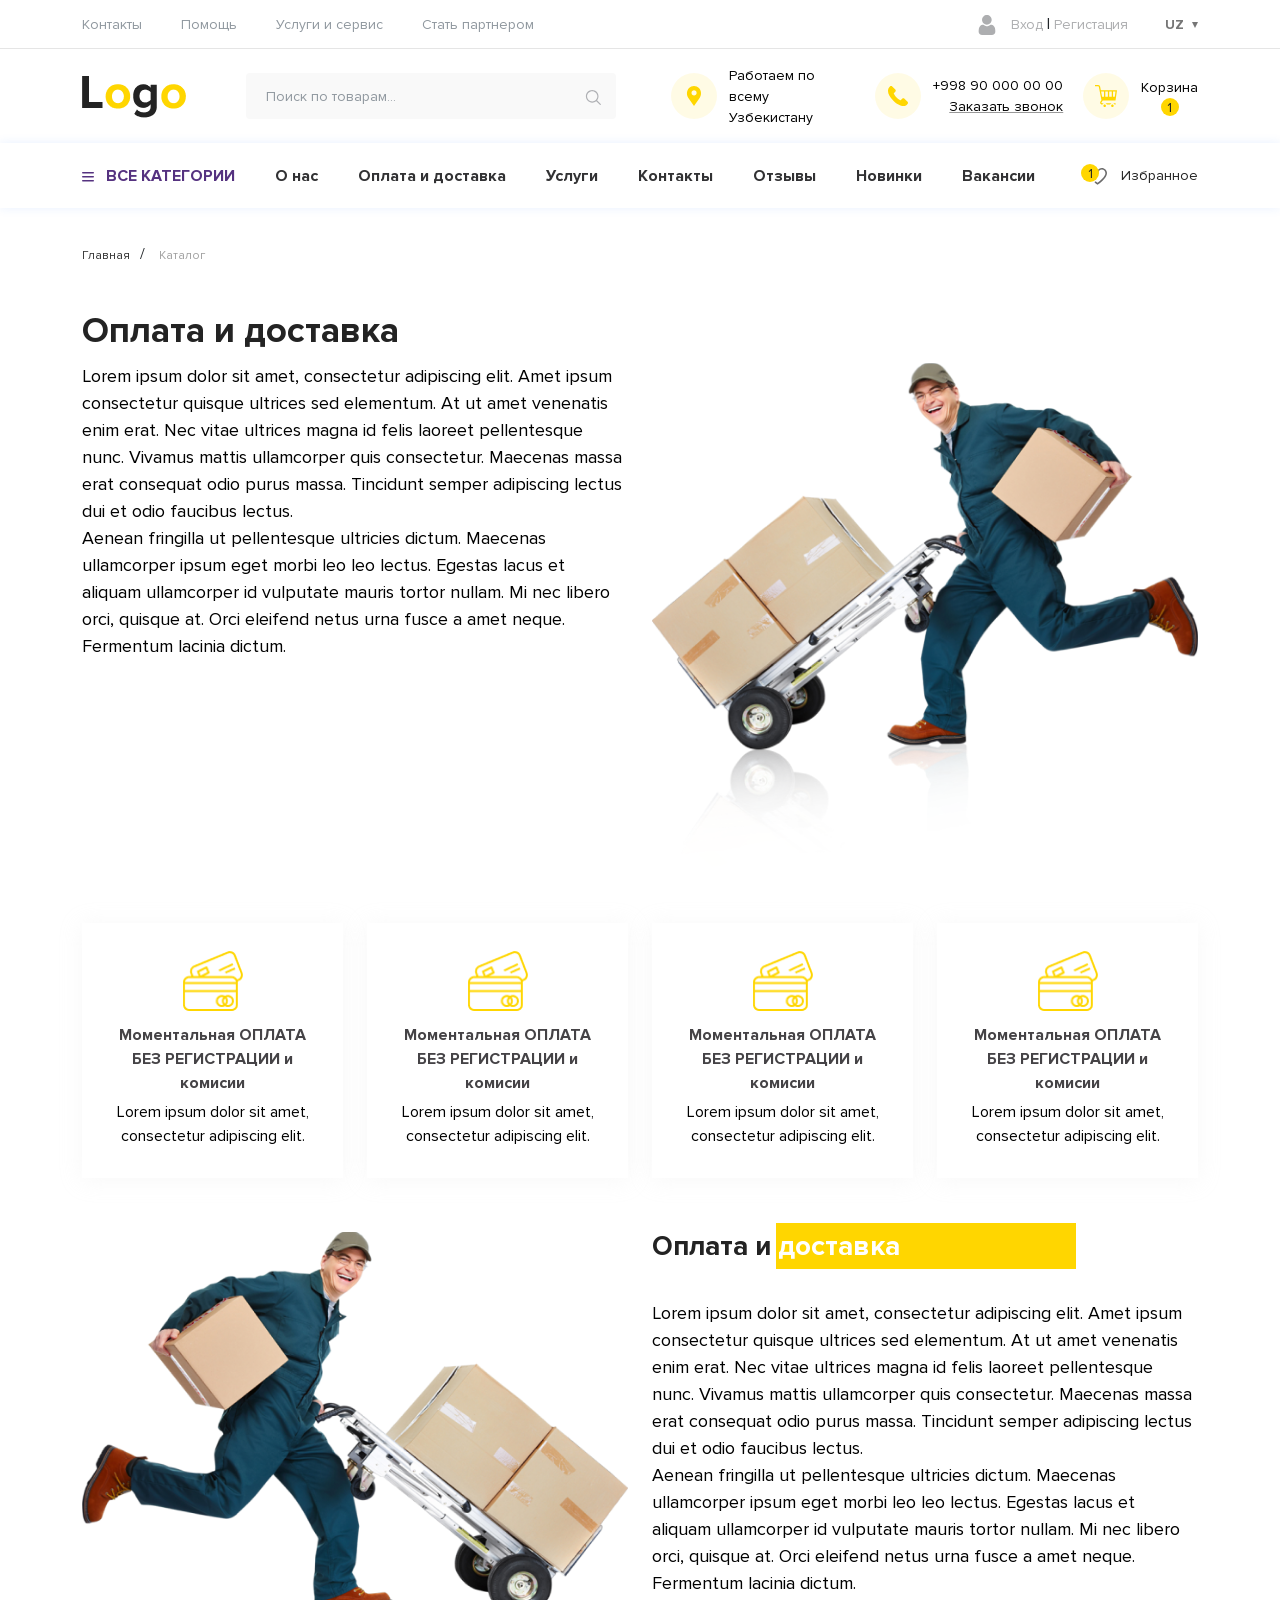
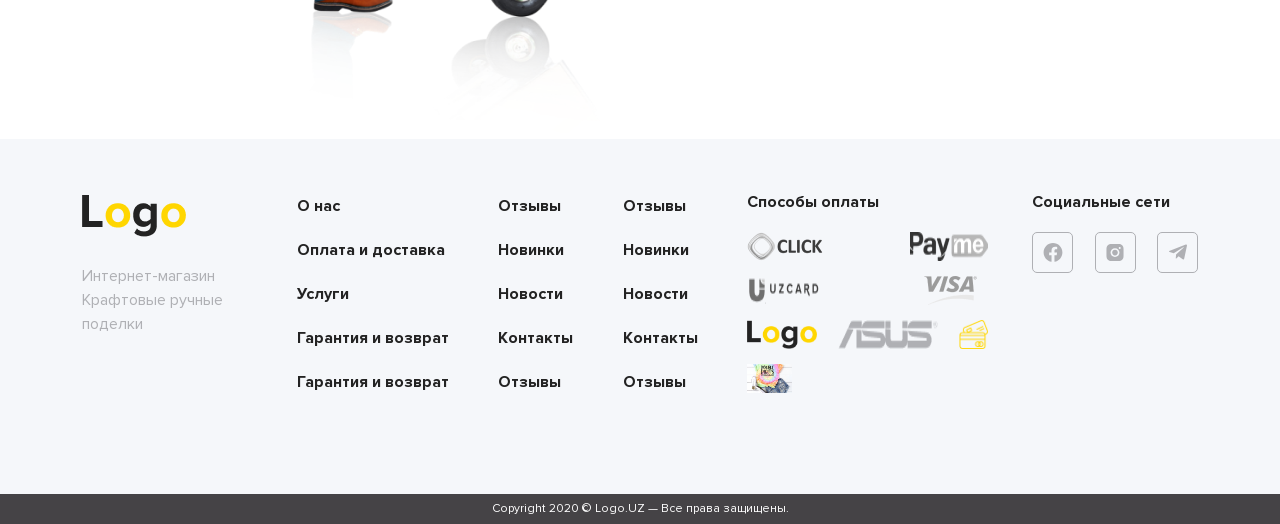
<file: paydeliver.html>
<!DOCTYPE html>
<html lang="en">

<head>
    <meta charset="UTF-8">
    <meta name="viewport" content="width=device-width, initial-scale=1.0">
    <title>Оплата и доставка</title>
    <link href="https://cdn.jsdelivr.net/npm/bootstrap@5.0.0-beta1/dist/css/bootstrap.min.css" rel="stylesheet"
        integrity="sha384-giJF6kkoqNQ00vy+HMDP7azOuL0xtbfIcaT9wjKHr8RbDVddVHyTfAAsrekwKmP1" crossorigin="anonymous">
    <link rel="stylesheet" href="./css/jquery.nice-number.min.css">
    <link rel="stylesheet" href="./css/swiper-bundle.min.css">
    <link rel="stylesheet" href="./css/style.css">
    <link rel="stylesheet" href="./css/media.css">
</head>

<body>

    <header class="header">
        <svg style="display: none;">
            <symbol id="header-top-user" viewBox="0 0 20 20" xmlns="http://www.w3.org/2000/svg">
                <g clip-path="url(#clip0)">
                    <path
                        d="M9.85746 9.63406C11.181 9.63406 12.3271 9.15936 13.2635 8.22278C14.1999 7.28635 14.6746 6.14057 14.6746 4.81688C14.6746 3.49364 14.1999 2.34771 13.2634 1.41097C12.3268 0.474699 11.1809 0 9.85746 0C8.53377 0 7.38799 0.474699 6.45156 1.41113C5.51513 2.34756 5.04028 3.49349 5.04028 4.81688C5.04028 6.14057 5.51513 7.2865 6.45172 8.22293C7.3883 9.1592 8.53423 9.63406 9.85746 9.63406Z" />
                    <path
                        d="M18.2862 15.379C18.2592 14.9893 18.2046 14.5642 18.1242 14.1152C18.043 13.663 17.9385 13.2354 17.8134 12.8447C17.6841 12.4408 17.5083 12.0419 17.291 11.6597C17.0655 11.2629 16.8006 10.9175 16.5034 10.6332C16.1926 10.3358 15.812 10.0967 15.372 9.9223C14.9334 9.74881 14.4474 9.66092 13.9276 9.66092C13.7234 9.66092 13.526 9.74469 13.1446 9.99295C12.91 10.146 12.6355 10.323 12.3291 10.5188C12.0671 10.6857 11.7121 10.8421 11.2738 10.9837C10.8461 11.1221 10.4118 11.1923 9.98318 11.1923C9.55456 11.1923 9.12045 11.1221 8.69229 10.9837C8.25437 10.8422 7.89945 10.6858 7.63776 10.5189C7.33427 10.325 7.05961 10.148 6.82142 9.9928C6.44056 9.74454 6.24296 9.66077 6.0388 9.66077C5.51878 9.66077 5.03295 9.74881 4.59456 9.92245C4.15481 10.0966 3.7741 10.3357 3.46297 10.6334C3.16589 10.9178 2.90084 11.2631 2.67562 11.6597C2.45849 12.0419 2.28271 12.4406 2.15332 12.8448C2.02835 13.2356 1.92383 13.663 1.84265 14.1152C1.76224 14.5635 1.70761 14.9888 1.6806 15.3794C1.65405 15.7621 1.64062 16.1593 1.64062 16.5605C1.64062 17.6045 1.9725 18.4496 2.62695 19.073C3.27331 19.688 4.12856 20.0001 5.1686 20.0001H14.7987C15.8387 20.0001 16.6937 19.6882 17.3402 19.073C17.9948 18.4501 18.3267 17.6048 18.3267 16.5603C18.3265 16.1573 18.3129 15.7598 18.2862 15.379Z" />
                </g>
                <defs>
                    <clipPath id="clip0">
                        <rect width="19.9999" height="20" fill="white" />
                    </clipPath>
                </defs>
            </symbol>
            <symbol id="header-content-input" viewBox="0 0 16 15" xmlns="http://www.w3.org/2000/svg">
                <path
                    d="M15.718 14.0044L12.0573 10.3438C12.9672 9.24957 13.5154 7.84447 13.5154 6.31347C13.5154 2.83221 10.6833 0 7.2022 0C3.72102 0 0.888885 2.83221 0.888885 6.31347C0.888885 9.79451 3.72102 12.6265 7.2022 12.6265C8.73312 12.6265 10.1383 12.0784 11.2325 11.1684L14.8933 14.8292C15.0072 14.9431 15.1565 15 15.3057 15C15.4549 15 15.6042 14.9431 15.7181 14.8292C15.9459 14.6014 15.9459 14.2322 15.718 14.0044ZM2.05527 6.31347C2.05527 3.47535 4.36416 1.16638 7.2022 1.16638C10.0402 1.16638 12.349 3.47535 12.349 6.31347C12.349 9.15136 10.0402 11.4601 7.2022 11.4601C4.36416 11.4601 2.05527 9.15136 2.05527 6.31347Z" />
            </symbol>
            <symbol id="header-content-map" viewBox="0 0 16 22" xmlns="http://www.w3.org/2000/svg">
                <path
                    d="M12.9663 3.03124C11.64 1.70491 9.87644 0.974365 8.00083 0.974365C6.12485 0.974365 4.36166 1.70491 3.03534 3.03124C0.580787 5.48542 0.275754 10.103 2.37474 12.9007L8.00083 21.0256L13.6185 12.912C15.7259 10.103 15.4209 5.48542 12.9663 3.03124ZM8.06564 10.4952C6.65253 10.4952 5.50234 9.34503 5.50234 7.93191C5.50234 6.5188 6.65253 5.3686 8.06564 5.3686C9.47876 5.3686 10.6289 6.5188 10.6289 7.93191C10.6289 9.34503 9.47876 10.4952 8.06564 10.4952Z" />
            </symbol>
            <symbol id="header-content-phone" viewBox="0 0 20 20" xmlns="http://www.w3.org/2000/svg">
                <path
                    d="M19.5511 15.806L16.4624 12.7169C15.8472 12.1042 14.8284 12.1228 14.1918 12.7597L12.6357 14.3154C12.5374 14.2612 12.4356 14.2046 12.3286 14.1446C11.346 13.6001 10.0011 12.8539 8.58579 11.4376C7.16634 10.0183 6.41938 8.67128 5.87323 7.68799C5.8156 7.58381 5.76038 7.48338 5.70586 7.388L6.75022 6.34518L7.26367 5.8311C7.90129 5.19331 7.91887 4.1748 7.3051 3.56028L4.21641 0.470905C3.60264 -0.142752 2.58339 -0.124135 1.94577 0.513654L1.07527 1.38915L1.09906 1.41277C0.807169 1.78521 0.563258 2.21477 0.381746 2.678C0.214427 3.11894 0.110254 3.53971 0.0626212 3.96134C-0.34522 7.34243 1.19984 10.4325 5.39294 14.6256C11.1891 20.4214 15.86 19.9835 16.0615 19.9622C16.5004 19.9097 16.921 19.8048 17.3484 19.6388C17.8076 19.4595 18.2369 19.2159 18.6091 18.9246L18.6281 18.9415L19.51 18.078C20.1463 17.4403 20.1646 16.4215 19.5511 15.806Z" />
            </symbol>
            <symbol id="header-content-cart" viewBox="0 0 22 22" xmlns="http://www.w3.org/2000/svg">
                <path
                    d="M11.9002 19.4219H15.1701C15.617 18.6519 16.4502 18.1328 17.4023 18.1328H9.66797C10.6202 18.1328 11.4533 18.6519 11.9002 19.4219Z"
                    fill="#FFD600" />
                <path d="M19.6346 19.4219H20.625V18.1328H17.4023C18.3545 18.1328 19.1877 18.6519 19.6346 19.4219Z"
                    fill="#FFD600" />
                <path
                    d="M6.70828 16.9688C7.18266 16.6195 7.51566 16.1154 7.65746 15.5547H20.5408L22 5.15625H5.80912L5.155 1.86394C5.11827 0.829856 4.26555 0 3.22266 0H0V1.28906H3.22266C3.57805 1.28906 3.86719 1.5782 3.86719 1.93359V1.99702L6.44445 14.9693C6.43552 15.3476 6.25028 15.7052 5.9443 15.9307C4.44963 17.0308 5.22345 19.4219 7.08984 19.4219H7.43574C7.88262 18.6519 8.71578 18.1328 9.66797 18.1328H7.08984C6.4692 18.1328 6.208 17.3366 6.70828 16.9688ZM14.1797 11.6875V6.44531H16.7578V11.6875H14.1797ZM12.8906 11.6875H10.3125V6.44531H12.8906V11.6875ZM19.782 11.6875H18.0469V6.44531H20.5176L19.782 11.6875ZM9.02344 6.44531V11.6875H7.10673L6.06525 6.44531H9.02344Z"
                    fill="#FFD600" />
                <path
                    d="M9.66797 22C10.3799 22 10.957 21.4229 10.957 20.7109C10.957 19.999 10.3799 19.4219 9.66797 19.4219C8.95604 19.4219 8.37891 19.999 8.37891 20.7109C8.37891 21.4229 8.95604 22 9.66797 22Z"
                    fill="#FFD600" />
                <path
                    d="M17.4023 22C18.1143 22 18.6914 21.4229 18.6914 20.7109C18.6914 19.999 18.1143 19.4219 17.4023 19.4219C16.6904 19.4219 16.1133 19.999 16.1133 20.7109C16.1133 21.4229 16.6904 22 17.4023 22Z"
                    fill="#FFD600" />
            </symbol>
            <symbol id="header-bottom-menu" viewBox="0 0 12 10" xmlns="http://www.w3.org/2000/svg">
                <rect width="12" height="1.5" rx="0.75" />
                <rect y="4" width="12" height="1.5" rx="0.75" />
                <rect y="8" width="12" height="1.5" rx="0.75" />
            </symbol>
            <symbol id="header__bottom-favorite" viewBox="0 0 19 17" xmlns="http://www.w3.org/2000/svg">
                <path
                    d="M5.57182 12.5685C5.87816 12.2565 5.8741 11.7556 5.56273 11.4486C2.99639 8.92635 1.58333 6.688 1.58333 5.14583C1.58333 3.18174 3.18136 1.58333 5.14583 1.58333C7.11031 1.58333 8.70833 3.18174 8.70833 5.14583C8.70833 5.58284 9.063 5.9375 9.5 5.9375C9.937 5.9375 10.2917 5.58284 10.2917 5.14583C10.2917 3.18174 11.8897 1.58333 13.8542 1.58333C15.8186 1.58333 17.4167 3.18174 17.4167 5.14583C17.4167 8.23616 12.0824 12.9005 9.50271 14.8472C9.13354 14.5658 8.56859 14.1238 7.90758 13.5687C7.57263 13.2877 7.07359 13.331 6.79256 13.6657C6.51115 14.0007 6.55464 14.4997 6.88939 14.7807C8.10898 15.8053 9.00038 16.4489 9.03768 16.4758C9.17587 16.5755 9.33765 16.625 9.5 16.625C9.66197 16.625 9.82413 16.5755 9.96232 16.4762C10.8874 15.8103 19 9.83766 19 5.14583C19 2.30851 16.6915 0 13.8542 0C12.0231 0 10.4125 0.961558 9.5 2.40592C8.58753 0.961558 6.97695 0 5.14583 0C2.30851 0 0 2.30851 0 5.14583C0 7.17293 1.4979 9.67337 4.45235 12.578C4.76392 12.8843 5.26586 12.88 5.57182 12.5685Z" />
            </symbol>
            <symbol id="product-like" viewBox="0 0 19 17" xmlns="http://www.w3.org/2000/svg">
                <path
                    d="M5.57182 12.756C5.87816 12.444 5.8741 11.9431 5.56273 11.6361C2.99639 9.11385 1.58333 6.8755 1.58333 5.33333C1.58333 3.36924 3.18136 1.77083 5.14583 1.77083C7.11031 1.77083 8.70833 3.36924 8.70833 5.33333C8.70833 5.77034 9.063 6.125 9.5 6.125C9.937 6.125 10.2917 5.77034 10.2917 5.33333C10.2917 3.36924 11.8897 1.77083 13.8542 1.77083C15.8186 1.77083 17.4167 3.36924 17.4167 5.33333C17.4167 8.42366 12.0824 13.088 9.50271 15.0347C9.13354 14.7533 8.56859 14.3113 7.90758 13.7562C7.57263 13.4752 7.07359 13.5185 6.79256 13.8532C6.51115 14.1882 6.55464 14.6872 6.88939 14.9682C8.10898 15.9928 9.00038 16.6364 9.03768 16.6633C9.17587 16.763 9.33765 16.8125 9.5 16.8125C9.66197 16.8125 9.82413 16.763 9.96232 16.6637C10.8874 15.9978 19 10.0252 19 5.33333C19 2.49601 16.6915 0.1875 13.8542 0.1875C12.0231 0.1875 10.4125 1.14906 9.5 2.59342C8.58753 1.14906 6.97695 0.1875 5.14583 0.1875C2.30851 0.1875 0 2.49601 0 5.33333C0 7.36043 1.4979 9.86087 4.45235 12.7655C4.76392 13.0718 5.26586 13.0675 5.57182 12.756Z" />
            </symbol>
            <symbol id="product-btn" viewBox="0 0 18 16" xmlns="http://www.w3.org/2000/svg">
                <path
                    d="M5.48859 13.8836C5.87672 13.5977 6.14918 13.1854 6.2652 12.7266H16.8061L18 4.21875H4.75291L4.21773 1.52504C4.18767 0.678973 3.49 0 2.63672 0H0V1.05469H2.63672C2.9275 1.05469 3.16406 1.29125 3.16406 1.58203V1.63392L5.27273 12.2476C5.26542 12.5571 5.11386 12.8497 4.86352 13.0342C3.64061 13.9343 4.27373 15.8906 5.80078 15.8906H6.08379C6.44941 15.2606 7.13109 14.8359 7.91016 14.8359H5.80078C5.29298 14.8359 5.07927 14.1845 5.48859 13.8836ZM11.6016 9.5625V5.27344H13.7109V9.5625H11.6016ZM10.5469 9.5625H8.4375V5.27344H10.5469V9.5625ZM16.1852 9.5625H14.7656V5.27344H16.7871L16.1852 9.5625ZM7.38281 5.27344V9.5625H5.8146L4.96248 5.27344H7.38281Z" />
            </symbol>
            <symbol id="o'clock" viewBox="0 0 27 27" xmlns="http://www.w3.org/2000/svg">
                <path
                    d="M26.948 14.7468C26.7055 12.3084 25.6162 10.0096 23.8804 8.27386C22.3971 6.79058 20.5815 5.83739 18.6712 5.41356V4.07366C19.4514 3.87954 20.0314 3.17326 20.0314 2.33377C20.0314 1.34509 19.2271 0.540771 18.2384 0.540771H14.4415C13.4528 0.540771 12.6485 1.34509 12.6485 2.33377C12.6485 3.17321 13.2285 3.87949 14.0087 4.07366V5.4173C12.1042 5.84293 10.2946 6.7948 8.81548 8.27391C8.49179 8.5976 8.19331 8.93716 7.92009 9.29007C7.90685 9.28907 7.89362 9.28806 7.88012 9.28806H4.12215C3.83095 9.28806 3.5948 9.52416 3.5948 9.81542C3.5948 10.1067 3.83095 10.3428 4.12215 10.3428H7.20252C6.81587 10.9901 6.5041 11.6699 6.26679 12.3697H0.527352C0.236148 12.3697 0 12.6058 0 12.897C0 13.1883 0.236148 13.4244 0.527352 13.4244H5.96878C5.8168 14.0916 5.72957 14.7705 5.70706 15.4514H3.37505C3.08385 15.4514 2.8477 15.6875 2.8477 15.9787C2.8477 16.27 3.08385 16.5061 3.37505 16.5061H5.72388C5.76839 17.1887 5.87813 17.8677 6.05316 18.5331H2.63676C2.34556 18.5331 2.10941 18.7692 2.10941 19.0604C2.10941 19.3517 2.34556 19.5878 2.63676 19.5878H6.38971C6.90705 20.9563 7.71553 22.239 8.81548 23.3389C10.5529 25.0763 12.854 26.166 15.2949 26.4071C15.6433 26.4415 15.9919 26.4585 16.3401 26.4585C18.3979 26.4585 20.4296 25.863 22.1535 24.7404C22.3976 24.5814 22.4666 24.2547 22.3077 24.0107C22.1487 23.7666 21.822 23.6976 21.578 23.8565C17.8044 26.3138 12.7506 25.7825 9.56126 22.5932C5.81907 18.851 5.81907 12.762 9.56126 9.01975C13.3034 5.27761 19.3924 5.27761 23.1346 9.01975C26.3198 12.205 26.854 17.2544 24.4048 21.0261C24.2462 21.2704 24.3156 21.597 24.5598 21.7556C24.8042 21.9142 25.1307 21.8448 25.2893 21.6005C26.5979 19.5852 27.1869 17.1513 26.948 14.7468ZM13.7032 2.33382C13.7032 1.92671 14.0344 1.59553 14.4415 1.59553H18.2384C18.6455 1.59553 18.9767 1.92671 18.9767 2.33382C18.9767 2.74094 18.6455 3.07211 18.2384 3.07211H18.1438H14.536H14.4415C14.0344 3.07211 13.7032 2.74088 13.7032 2.33382ZM15.0634 5.236V4.12682H17.6165V5.2341C16.7687 5.13327 15.911 5.1339 15.0634 5.236Z" />
                <path
                    d="M23.5078 22.4386C23.3685 22.4386 23.233 22.495 23.135 22.5931C23.0364 22.6912 22.9804 22.8273 22.9804 22.9659C22.9804 23.1046 23.0364 23.2407 23.135 23.3388C23.233 23.4374 23.3686 23.4933 23.5078 23.4933C23.6465 23.4933 23.782 23.4374 23.8806 23.3388C23.9787 23.2407 24.0351 23.1046 24.0351 22.9659C24.0351 22.8273 23.9787 22.6912 23.8806 22.5931C23.782 22.495 23.6464 22.4386 23.5078 22.4386Z"
                    fill="#FFD600" />
                <path
                    d="M16.348 7.62573C11.8371 7.62573 8.16725 11.2956 8.16725 15.8065C8.16725 20.3174 11.8371 23.9872 16.348 23.9872C20.8589 23.9872 24.5288 20.3174 24.5288 15.8065C24.5288 11.2956 20.8589 7.62573 16.348 7.62573ZM16.348 22.9325C12.4187 22.9325 9.22196 19.7358 9.22196 15.8065C9.22196 11.8772 12.4187 8.68044 16.348 8.68044C20.2774 8.68044 23.4741 11.8772 23.4741 15.8065C23.4741 19.7358 20.2774 22.9325 16.348 22.9325Z" />
                <path
                    d="M19.6838 11.7245L17.0718 14.3364C16.8534 14.2284 16.6077 14.1674 16.348 14.1674C16.0882 14.1674 15.8426 14.2284 15.6241 14.3364L14.4551 13.1675C14.2492 12.9615 13.9154 12.9615 13.7093 13.1675C13.5034 13.3734 13.5034 13.7073 13.7093 13.9132L14.8783 15.0822C14.7702 15.3007 14.7093 15.5464 14.7093 15.8061C14.7093 16.7096 15.4444 17.4448 16.348 17.4448C17.2516 17.4448 17.9867 16.7096 17.9867 15.8061C17.9867 15.5464 17.9256 15.3007 17.8176 15.0822L20.3529 12.5469L20.4295 12.4703C20.6355 12.2644 20.6355 11.9304 20.4295 11.7245C20.2236 11.5186 19.8898 11.5186 19.6838 11.7245ZM16.348 16.3901C16.026 16.3901 15.764 16.1281 15.764 15.8061C15.764 15.4841 16.026 15.2221 16.348 15.2221C16.67 15.2221 16.932 15.4841 16.932 15.8061C16.932 16.1281 16.67 16.3901 16.348 16.3901Z" />
                <path
                    d="M21.9863 15.2854H21.4977C21.2065 15.2854 20.9704 15.5215 20.9704 15.8127C20.9704 16.104 21.2065 16.3401 21.4977 16.3401H21.9863C22.2775 16.3401 22.5136 16.104 22.5136 15.8127C22.5136 15.5215 22.2775 15.2854 21.9863 15.2854Z"
                    fill="#FFD600" />
                <path
                    d="M11.1981 15.2728H10.7096C10.4184 15.2728 10.1822 15.5089 10.1822 15.8002C10.1822 16.0914 10.4184 16.3275 10.7096 16.3275H11.1981C11.4893 16.3275 11.7254 16.0914 11.7254 15.8002C11.7254 15.5089 11.4893 15.2728 11.1981 15.2728Z"
                    fill="#FFD600" />
                <path
                    d="M16.3544 11.1835C16.6456 11.1835 16.8817 10.9474 16.8817 10.6561V10.1676C16.8817 9.87635 16.6456 9.64026 16.3544 9.64026C16.0632 9.64026 15.8271 9.87635 15.8271 10.1676V10.6561C15.8271 10.9474 16.0632 11.1835 16.3544 11.1835Z"
                    fill="#FFD600" />
                <path
                    d="M16.3416 20.4286C16.0504 20.4286 15.8142 20.6647 15.8142 20.9559V21.4445C15.8142 21.7357 16.0504 21.9718 16.3416 21.9718C16.6328 21.9718 16.8689 21.7357 16.8689 21.4445V20.9559C16.8689 20.6647 16.6328 20.4286 16.3416 20.4286Z"
                    fill="#FFD600" />
                <path
                    d="M0.527344 18.5327C0.388652 18.5327 0.252598 18.5891 0.154512 18.6872C0.0564258 18.7853 0 18.9214 0 19.0601C0 19.1993 0.0563731 19.3348 0.154512 19.4329C0.25265 19.531 0.388652 19.5874 0.527344 19.5874C0.666035 19.5874 0.80209 19.531 0.900123 19.4329C0.998209 19.3348 1.05469 19.1988 1.05469 19.0601C1.05469 18.9214 0.998262 18.7853 0.900123 18.6872C0.80209 18.5891 0.666035 18.5327 0.527344 18.5327Z" />
            </symbol>
            <symbol id="footer-social-facebook" viewBox="0 0 20 19" xmlns="http://www.w3.org/2000/svg">
                <path
                    d="M19.3958 9.49984C19.3958 4.31066 15.1891 0.104004 9.99996 0.104004C4.81078 0.104004 0.604126 4.31066 0.604126 9.49984C0.604126 14.1895 4.04003 18.0767 8.53186 18.7815V12.2158H6.1462V9.49984H8.53186V7.42982C8.53186 5.07499 9.93463 3.77425 12.0808 3.77425C13.1088 3.77425 14.184 3.95776 14.184 3.95776V6.27002H12.9993C11.8321 6.27002 11.4681 6.99434 11.4681 7.73738V9.49984H14.0739L13.6574 12.2158H11.4681V18.7815C15.9599 18.0767 19.3958 14.1895 19.3958 9.49984Z" />
            </symbol>
            <symbol id="footer-social-instagram" viewBox="0 0 18 19" xmlns="http://www.w3.org/2000/svg">
                <path fill-rule="evenodd" clip-rule="evenodd"
                    d="M9.00004 0.958496H5.41006C4.68984 0.958496 4.05514 1.12953 3.57702 1.25836C3.47989 1.28454 3.38921 1.30897 3.3056 1.32987C2.68664 1.57746 2.19147 1.82504 1.82009 2.32021C1.32492 2.81538 1.07734 3.31055 0.829758 3.80571L0.829755 3.80572C0.58217 4.30089 0.458374 5.04364 0.458374 5.91019V9.50016V13.0901C0.458374 13.8104 0.629405 14.4451 0.758241 14.9232C0.784416 15.0203 0.80885 15.111 0.829755 15.1946C1.07734 15.8136 1.32492 16.3087 1.82009 16.6801C2.31526 17.0515 2.81043 17.4229 3.3056 17.6705C3.80077 17.918 4.54352 18.0418 5.41006 18.0418H9.00004H12.59C13.3102 18.0418 13.9449 17.8708 14.4231 17.742C14.5202 17.7158 14.6109 17.6914 14.6945 17.6705C15.3134 17.4229 15.8086 17.1753 16.18 16.6801C16.5514 16.1849 16.9227 15.6898 17.1703 15.1946C17.4179 14.6994 17.5417 13.9567 17.5417 13.0901V9.50016V5.91019C17.5417 5.18998 17.3707 4.55528 17.2418 4.07716C17.2157 3.98002 17.1912 3.88934 17.1703 3.80572C16.9227 3.18676 16.6752 2.69159 16.18 2.32021C15.6848 1.82505 15.1897 1.57746 14.6945 1.32988L14.6945 1.32987C14.1993 1.08229 13.4566 0.958496 12.59 0.958496H9.00004ZM14.6938 5.04356C14.6938 5.66252 14.1986 6.0339 13.7035 6.0339C13.2083 6.0339 12.7131 5.53873 12.7131 5.04356C12.7131 4.4246 13.2083 4.05322 13.7035 4.05322C14.1986 4.05322 14.6938 4.4246 14.6938 5.04356ZM8.99961 12.4707C7.39031 12.4707 6.15238 11.2328 6.15238 9.62352C6.15238 8.01422 7.39031 6.77629 8.99961 6.77629C10.6089 6.77629 11.8468 8.01422 11.8468 9.62352C11.8468 11.2328 10.6089 12.4707 8.99961 12.4707ZM8.99961 5.16699C6.52377 5.16699 4.54309 7.14767 4.54309 9.62352C4.54309 12.0994 6.52377 14.08 8.99961 14.08C11.4755 14.08 13.4561 12.0994 13.4561 9.62352C13.4561 7.14767 11.4755 5.16699 8.99961 5.16699Z" />
            </symbol>
            <symbol id="footer-social-telegram" viewBox="0 0 18 16" xmlns="http://www.w3.org/2000/svg">
                <path
                    d="M7.06276 10.3856L6.76501 14.5736C7.19101 14.5736 7.37551 14.3906 7.59676 14.1708L9.59401 12.2621L13.7325 15.2928C14.4915 15.7158 15.0263 15.4931 15.231 14.5946L17.9475 1.86557L17.9483 1.86482C18.189 0.742816 17.5425 0.304066 16.803 0.579316L0.835511 6.69257C-0.254239 7.11557 -0.237739 7.72307 0.650261 7.99832L4.73251 9.26807L14.2148 3.33482C14.661 3.03932 15.0668 3.20282 14.733 3.49832L7.06276 10.3856Z" />
            </symbol>
            <symbol id="product-info__reviews-icon" viewBox="0 0 12 12" xmlns="http://www.w3.org/2000/svg">
                <path fill-rule="evenodd" clip-rule="evenodd"
                    d="M5.808 0.658285C5.864 0.466285 6.136 0.466286 6.192 0.658286L7.31284 4.50116C7.33773 4.58649 7.41595 4.64516 7.50484 4.64516H11.3967C11.5893 4.64516 11.6706 4.89053 11.5162 5.00555L8.44343 7.29462C8.37188 7.34792 8.34429 7.44216 8.37579 7.52563L9.84477 11.4178C9.91341 11.5996 9.70846 11.7626 9.54671 11.6548L6.11094 9.36428C6.04376 9.3195 5.95624 9.3195 5.88906 9.36428L2.45329 11.6548C2.29154 11.7626 2.08659 11.5996 2.15523 11.4178L3.62421 7.52563C3.65571 7.44216 3.62812 7.34792 3.55657 7.29462L0.483777 5.00555C0.329378 4.89053 0.410726 4.64516 0.603257 4.64516H4.49516C4.58405 4.64516 4.66227 4.58649 4.68716 4.50116L5.808 0.658285Z" />
            </symbol>
            <symbol id="like" viewBox="0 0 13 12" xmlns="http://www.w3.org/2000/svg">
                <path
                    d="M1.30434 5.21729C0.585393 5.21729 0 5.80268 0 6.52163V10.6956C0 11.4145 0.585393 11.9999 1.30434 11.9999H2.86956C3.16331 11.9999 3.43356 11.9008 3.65218 11.7359V5.21729H1.30434Z" />
                <path
                    d="M12.5217 7.17392C12.5217 6.86037 12.3975 6.56818 12.182 6.35269C12.4257 6.08609 12.5498 5.72869 12.5159 5.3567C12.4549 4.69356 11.8575 4.17391 11.1552 4.17391H7.93244C8.09209 3.6892 8.34774 2.80069 8.34774 2.08695C8.34774 0.955299 7.38618 0 6.78251 0C6.24043 0 5.85329 0.305218 5.83661 0.31774C5.77505 0.367313 5.73905 0.442444 5.73905 0.521732V2.29095L4.23644 5.54609L4.17383 5.57791V11.1699C4.59852 11.3703 5.1359 11.4783 5.47817 11.4783H10.2672C10.8354 11.4783 11.3326 11.0953 11.4495 10.5668C11.5095 10.295 11.4745 10.0211 11.3551 9.78315C11.7406 9.58906 11.9999 9.19201 11.9999 8.73914C11.9999 8.55445 11.9577 8.37758 11.8773 8.21741C12.2629 8.02332 12.5217 7.62627 12.5217 7.17392Z" />
            </symbol>
            <symbol id="dislike" viewBox="0 0 13 12" xmlns="http://www.w3.org/2000/svg">
                <path
                    d="M1.30434 6.78271C0.585393 6.78271 0 6.19732 0 5.47837V1.30444C0 0.585489 0.585393 9.63211e-05 1.30434 9.63211e-05H2.86956C3.16331 9.63211e-05 3.43356 0.0992188 3.65218 0.264105V6.78271H1.30434Z" />
                <path
                    d="M12.5217 4.82608C12.5217 5.13963 12.3975 5.43182 12.182 5.64731C12.4257 5.91391 12.5498 6.27131 12.5159 6.6433C12.4549 7.30644 11.8575 7.82609 11.1552 7.82609H7.93244C8.09209 8.3108 8.34774 9.19931 8.34774 9.91305C8.34774 11.0447 7.38618 12 6.78251 12C6.24043 12 5.85329 11.6948 5.83661 11.6823C5.77505 11.6327 5.73905 11.5576 5.73905 11.4783V9.70905L4.23644 6.45391L4.17383 6.42209V0.830067C4.59852 0.629719 5.1359 0.521718 5.47817 0.521718H10.2672C10.8354 0.521718 11.3326 0.904684 11.4495 1.43319C11.5095 1.70503 11.4745 1.97894 11.3551 2.21685C11.7406 2.41094 11.9999 2.80799 11.9999 3.26086C11.9999 3.44555 11.9577 3.62242 11.8773 3.78259C12.2629 3.97668 12.5217 4.37373 12.5217 4.82608Z" />
            </symbol>
            <symbol id="delivery" viewBox="0 0 19 11" xmlns="http://www.w3.org/2000/svg">
                <path
                    d="M18.4179 5.33588L16.6835 2.52338C16.5795 2.3535 16.391 2.25 16.1875 2.25H12.7188V0.5625C12.7188 0.252 12.4598 0 12.1406 0H4.04688C3.72775 0 3.46875 0.252 3.46875 0.5625V1.125H0.578125C0.259 1.125 0 1.377 0 1.6875C0 1.998 0.259 2.25 0.578125 2.25H3.46875V3.375H1.73438C1.41525 3.375 1.15625 3.627 1.15625 3.9375C1.15625 4.248 1.41525 4.5 1.73438 4.5H3.46875V5.625H2.89062C2.5715 5.625 2.3125 5.877 2.3125 6.1875C2.3125 6.498 2.5715 6.75 2.89062 6.75H3.46875V8.4375C3.46875 8.748 3.72775 9 4.04688 9H5.88763C6.12697 9.65362 6.76291 10.125 7.51562 10.125C8.26834 10.125 8.90428 9.65362 9.14363 9H12.1406H12.7188H13.9814C14.2207 9.65362 14.8567 10.125 15.6094 10.125C16.3621 10.125 16.998 9.65362 17.2374 9H17.9219C18.241 9 18.5 8.748 18.5 8.4375V5.625C18.5 5.52262 18.4722 5.4225 18.4179 5.33588ZM7.51562 9C7.1965 9 6.9375 8.74687 6.9375 8.4375C6.9375 8.12813 7.1965 7.875 7.51562 7.875C7.83475 7.875 8.09375 8.12813 8.09375 8.4375C8.09375 8.74687 7.83475 9 7.51562 9ZM15.6094 9C15.2914 9 15.0312 8.74687 15.0312 8.4375C15.0312 8.12813 15.2914 7.875 15.6094 7.875C15.9273 7.875 16.1875 8.12813 16.1875 8.4375C16.1875 8.74687 15.9273 9 15.6094 9ZM13.875 5.625V3.375H15.8603L17.2478 5.625H13.875Z" />
            </symbol>
            <symbol id="payment-card" viewBox="0 0 14 9" xmlns="http://www.w3.org/2000/svg">
                <path d="M13.4446 2.16669H0.0834961V3.25003H13.4446V2.16669Z" />
                <path
                    d="M0.0834961 3.79169V7.31252C0.0834961 8.05893 0.708127 8.66668 1.47527 8.66668H12.0528C12.8199 8.66668 13.4446 8.05893 13.4446 7.31252V3.79169H0.0834961ZM2.032 5.41668H4.25884C4.41249 5.41668 4.5372 5.53803 4.5372 5.68753C4.5372 5.83702 4.41249 5.95834 4.25884 5.95834H2.032C1.87834 5.95834 1.75363 5.837 1.75363 5.6875C1.75363 5.538 1.87834 5.41668 2.032 5.41668ZM5.92897 7.04168H2.032C1.87834 7.04168 1.75363 6.92034 1.75363 6.77084C1.75363 6.62134 1.87834 6.5 2.032 6.5H5.92897C6.08262 6.5 6.20734 6.62134 6.20734 6.77084C6.20734 6.92034 6.08317 7.04168 5.92897 7.04168Z" />
                <path
                    d="M12.0528 0H1.47527C0.708127 0 0.0834961 0.607749 0.0834961 1.35418V1.62502H13.4446V1.35418C13.4446 0.607749 12.82 0 12.0528 0Z" />
            </symbol>
            <symbol id="emptyStar" viewBox="0 0 13 12" xmlns="http://www.w3.org/2000/svg">
                <path fill-rule="evenodd" clip-rule="evenodd"
                    d="M6.36401 0.639085C6.42099 0.44899 6.69018 0.44899 6.74716 0.639085L7.90532 4.50259C7.93068 4.58721 8.00856 4.64516 8.09689 4.64516H12.1055C12.2994 4.64516 12.3799 4.89333 12.2229 5.0071L9.06754 7.29415C8.99396 7.34747 8.96559 7.4437 8.99845 7.52841L10.5093 11.4232C10.5794 11.6041 10.3768 11.7689 10.214 11.6633L6.66442 9.36092C6.59822 9.31798 6.51295 9.31798 6.44674 9.36092L2.89721 11.6633C2.73441 11.7689 2.53173 11.6041 2.60191 11.4232L4.11272 7.52841C4.14558 7.4437 4.1172 7.34747 4.04363 7.29415L0.888267 5.0071C0.731302 4.89333 0.811781 4.64516 1.00564 4.64516H5.01427C5.10261 4.64516 5.18048 4.58721 5.20585 4.50259L6.36401 0.639085Z" />
            </symbol>
            <symbol id="arrow" viewBox="0 0 11 11" xmlns="http://www.w3.org/2000/svg">
                <path fill-rule="evenodd" clip-rule="evenodd"
                    d="M10.4753 6.04904L6.26335 10.2611C5.89723 10.6272 5.30364 10.6272 4.93753 10.2611L0.524519 6.04904C0.158402 5.68292 0.158402 5.08933 0.524519 4.72321C0.890635 4.3571 1.48423 4.3571 1.85034 4.72321L4.66294 7.33489L4.66294 1.34821C4.66294 0.830447 5.08267 0.410714 5.60044 0.410714C6.1182 0.410714 6.53794 0.830447 6.53794 1.34821L6.53794 7.33489L9.14952 4.72321C9.51563 4.3571 10.1092 4.3571 10.4753 4.72321C10.8415 5.08933 10.8415 5.68292 10.4753 6.04904Z" />
            </symbol>
            <symbol id="arrow-down" viewBox="0 0 8 4" xmlns="http://www.w3.org/2000/svg">
                <path d="M4 4L7.4641 0.25H0.535898L4 4Z" />
            </symbol>
            <symbol id="sale" viewBox="0 0 23 21" xmlns="http://www.w3.org/2000/svg">
                <path
                    d="M20.2324 3.67633L20.5245 1.78746C20.5492 1.62747 20.5391 1.46404 20.4948 1.30833C20.4505 1.15262 20.3731 1.00831 20.268 0.885238C20.1628 0.762168 20.0323 0.663244 19.8854 0.595219C19.7385 0.527195 19.5787 0.491674 19.4168 0.491081C19.3599 0.491065 19.3031 0.495327 19.2469 0.503831L13.4719 1.36633C12.9161 1.45046 12.4015 1.70964 12.003 2.10621L0.768049 13.3375C0.663563 13.4419 0.580679 13.566 0.52413 13.7025C0.467582 13.839 0.438477 13.9853 0.438477 14.133C0.438477 14.2808 0.467582 14.4271 0.52413 14.5636C0.580679 14.7001 0.663563 14.8241 0.768049 14.9286L6.0713 20.2315C6.28557 20.4362 6.57051 20.5504 6.86686 20.5504C7.16321 20.5504 7.44815 20.4362 7.66242 20.2315L14.1814 13.7125C14.6952 17.2468 16.2443 19.75 18.1245 19.75C20.4375 19.75 22.2495 15.9625 22.2495 11.125C22.2495 7.91046 21.4485 5.16021 20.2324 3.67633ZM12.2344 5.05296L13.5604 3.72696C13.595 3.69114 13.6364 3.66257 13.6821 3.64292C13.7279 3.62326 13.7771 3.61292 13.8269 3.61249C13.8767 3.61205 13.9261 3.62154 13.9722 3.6404C14.0182 3.65925 14.0601 3.6871 14.0953 3.72231C14.1305 3.75752 14.1584 3.79939 14.1772 3.84547C14.1961 3.89156 14.2056 3.94094 14.2051 3.99073C14.2047 4.04052 14.1944 4.08973 14.1747 4.13548C14.1551 4.18123 14.1265 4.22261 14.0907 4.25721L13.0298 5.31808L14.0907 6.37858L14.6209 5.84833C14.6916 5.78002 14.7864 5.74222 14.8847 5.74308C14.983 5.74393 15.0771 5.78337 15.1466 5.8529C15.2161 5.92243 15.2556 6.01648 15.2564 6.11481C15.2573 6.21313 15.2195 6.30786 15.1512 6.37858L14.6209 6.90883L15.6814 7.96971L16.7423 6.90883C16.7769 6.87301 16.8183 6.84445 16.864 6.82479C16.9098 6.80514 16.959 6.79479 17.0088 6.79436C17.0586 6.79393 17.1079 6.80342 17.154 6.82227C17.2001 6.84113 17.242 6.86897 17.2772 6.90418C17.3124 6.93939 17.3403 6.98126 17.3591 7.02735C17.378 7.07343 17.3874 7.12281 17.387 7.17261C17.3866 7.2224 17.3762 7.27161 17.3566 7.31736C17.3369 7.36311 17.3084 7.40449 17.2725 7.43908L15.9465 8.76508C15.8762 8.83538 15.7809 8.87488 15.6814 8.87488C15.582 8.87488 15.4866 8.83538 15.4163 8.76508L12.2344 5.58321C12.1641 5.51288 12.1246 5.41752 12.1246 5.31808C12.1246 5.21864 12.1641 5.12328 12.2344 5.05296ZM8.19267 16.5193L7.1318 17.5798C7.0608 17.6465 6.96665 17.6829 6.86927 17.6814C6.77189 17.6799 6.67891 17.6406 6.61002 17.5717C6.54113 17.5029 6.50172 17.4099 6.50014 17.3126C6.49856 17.2152 6.53493 17.121 6.60155 17.05L7.66205 15.9891C7.69691 15.9543 7.72457 15.9129 7.74345 15.8674C7.76232 15.8218 7.77203 15.773 7.77203 15.7238C7.77203 15.6745 7.76232 15.6257 7.74345 15.5802C7.72457 15.5346 7.69691 15.4933 7.66205 15.4585L7.1318 14.9282C7.09697 14.8933 7.05561 14.8657 7.01009 14.8468C6.96456 14.8279 6.91577 14.8182 6.86649 14.8182C6.8172 14.8182 6.76841 14.8279 6.72288 14.8468C6.67736 14.8657 6.636 14.8933 6.60117 14.9282L6.07092 15.4585C5.96645 15.5629 5.84243 15.6458 5.70592 15.7024C5.56942 15.7589 5.42311 15.788 5.27536 15.788C5.12761 15.788 4.9813 15.7589 4.8448 15.7024C4.70829 15.6458 4.58427 15.5629 4.4798 15.4585L3.94955 14.9282C3.84506 14.8237 3.76218 14.6997 3.70563 14.5632C3.64908 14.4267 3.61998 14.2804 3.61998 14.1326C3.61998 13.9849 3.64908 13.8386 3.70563 13.7021C3.76218 13.5656 3.84506 13.4415 3.94955 13.3371L5.01005 12.2766C5.08077 12.2083 5.1755 12.1705 5.27382 12.1713C5.37215 12.1722 5.4662 12.2116 5.53573 12.2811C5.60526 12.3507 5.6447 12.4447 5.64555 12.5431C5.64641 12.6414 5.60861 12.7361 5.5403 12.8068L4.4798 13.8673C4.44493 13.9022 4.41727 13.9435 4.3984 13.989C4.37953 14.0346 4.36982 14.0834 4.36982 14.1326C4.36982 14.1819 4.37953 14.2307 4.3984 14.2762C4.41727 14.3218 4.44493 14.3631 4.4798 14.398L5.01005 14.9282C5.04488 14.9631 5.08623 14.9907 5.13176 15.0096C5.17728 15.0285 5.22608 15.0382 5.27536 15.0382C5.32464 15.0382 5.37344 15.0285 5.41896 15.0096C5.46449 14.9907 5.50585 14.9631 5.54067 14.9282L6.07092 14.398C6.17539 14.2935 6.29942 14.2106 6.43592 14.154C6.57243 14.0975 6.71873 14.0684 6.86649 14.0684C7.01424 14.0684 7.16054 14.0975 7.29705 14.154C7.43355 14.2106 7.55758 14.2935 7.66205 14.398L8.1923 14.9282C8.29678 15.0327 8.37967 15.1567 8.43622 15.2932C8.49277 15.4297 8.52187 15.576 8.52187 15.7238C8.52187 15.8715 8.49277 16.0178 8.43622 16.1543C8.37967 16.2908 8.29678 16.4149 8.1923 16.5193H8.19267ZM12.0709 12.625C12.0456 12.6672 12.0122 12.704 11.9726 12.7333C11.933 12.7626 11.8881 12.7839 11.8403 12.7958C11.7925 12.8078 11.7429 12.8102 11.6942 12.8029C11.6455 12.7957 11.5987 12.7789 11.5564 12.7536L10.4817 12.1086L9.30492 13.2853L9.94992 14.3601C10.0011 14.4454 10.0164 14.5475 9.9923 14.644C9.96821 14.7405 9.90677 14.8235 9.82149 14.8748C9.7362 14.926 9.63406 14.9412 9.53754 14.9171C9.44102 14.8931 9.35802 14.8316 9.3068 14.7463L6.9203 10.7687C6.87731 10.697 6.8595 10.6131 6.86969 10.5301C6.87988 10.4471 6.91749 10.37 6.97655 10.3108L7.50717 9.78021C7.56631 9.72115 7.64348 9.68353 7.72644 9.67334C7.80939 9.66315 7.89337 9.68097 7.96505 9.72396L11.9427 12.1105C12.0279 12.1617 12.0893 12.2447 12.1133 12.3412C12.1374 12.4376 12.1221 12.5397 12.0709 12.625ZM13.185 11.5266C13.1147 11.5969 13.0194 11.6364 12.9199 11.6364C12.8205 11.6364 12.7251 11.5969 12.6548 11.5266L9.47292 8.34471C9.43711 8.31011 9.40854 8.26873 9.38889 8.22298C9.36923 8.17723 9.35889 8.12802 9.35845 8.07823C9.35802 8.02844 9.36751 7.97906 9.38636 7.93297C9.40522 7.88689 9.43307 7.84502 9.46828 7.80981C9.50348 7.7746 9.54535 7.74675 9.59144 7.7279C9.63753 7.70904 9.68691 7.69955 9.7367 7.69999C9.78649 7.70042 9.8357 7.71076 9.88145 7.73042C9.9272 7.75007 9.96858 7.77864 10.0032 7.81446L12.9199 10.7312L14.2459 9.40521C14.3166 9.3369 14.4114 9.2991 14.5097 9.29995C14.608 9.30081 14.7021 9.34025 14.7716 9.40977C14.8411 9.4793 14.8806 9.57336 14.8814 9.67168C14.8823 9.77 14.8445 9.86473 14.7762 9.93546L13.185 11.5266ZM18.1245 19C16.5765 19 15.237 16.4151 14.8587 13.0352L18.9 8.99346C19.2959 8.59946 19.5549 8.08878 19.6388 7.53658L20.067 4.75258C19.8581 4.38658 19.5952 4.05421 19.287 3.76671C19.1779 3.94887 19.0313 4.10575 18.8569 4.22694C18.6825 4.34814 18.4844 4.43087 18.2756 4.46966C18.0668 4.50845 17.8521 4.50241 17.6459 4.45193C17.4396 4.40146 17.2464 4.30771 17.0791 4.1769C16.9118 4.04609 16.7743 3.88121 16.6755 3.69319C16.5768 3.50518 16.5192 3.29832 16.5065 3.08634C16.4938 2.87436 16.5263 2.6621 16.6019 2.46364C16.6774 2.26518 16.7943 2.08506 16.9448 1.93521C17.2307 1.66273 17.6105 1.51074 18.0055 1.51074C18.4004 1.51074 18.7803 1.66273 19.0662 1.93521C19.3442 2.21225 19.5016 2.58785 19.5042 2.98033C19.777 3.17976 20.0225 3.41414 20.2343 3.67746L20.0704 4.74283C20.9269 6.18696 21.4995 8.53071 21.4995 11.125C21.4995 15.3936 19.9538 19 18.1245 19Z" />
            </symbol>
            <symbol id="delete" width="21" height="21" viewBox="0 0 21 21" xmlns="http://www.w3.org/2000/svg">
                <g clip-path="url(#clip0)">
                    <path
                        d="M17.444 2.10648H13.6929V0.684797C13.6929 0.306633 13.3863 0 13.0081 0H7.99226C7.61409 0 7.30746 0.306592 7.30746 0.684797V2.10648H3.55638C3.17821 2.10648 2.87158 2.41307 2.87158 2.79128V4.89772C2.87158 5.27588 3.17817 5.58251 3.55638 5.58251H3.76441L4.39031 20.3443C4.40581 20.7108 4.70756 21 5.07445 21H15.9259C16.2928 21 16.5945 20.7108 16.61 20.3442L17.2359 5.58247H17.4439C17.8221 5.58247 18.1287 5.27588 18.1287 4.89768V2.79128C18.1288 2.41303 17.8222 2.10648 17.444 2.10648ZM8.67706 1.36955H12.3233V2.10648H8.67706V1.36955ZM15.2696 19.6304H5.73082L5.13519 5.58251H15.8651L15.2696 19.6304ZM16.7592 4.21292C16.137 4.21292 4.61393 4.21292 4.24118 4.21292V3.47603H16.7592V4.21292Z" />
                    <path
                        d="M7.74486 7.68245C7.36669 7.68245 7.06006 7.98904 7.06006 8.36725V16.8457C7.06006 17.2239 7.36665 17.5305 7.74486 17.5305C8.12302 17.5305 8.42965 17.224 8.42965 16.8457V8.36725C8.42961 7.98904 8.12302 7.68245 7.74486 7.68245Z" />
                    <path
                        d="M10.5002 7.68245C10.1221 7.68245 9.81543 7.98904 9.81543 8.36725V16.8457C9.81543 17.2239 10.122 17.5305 10.5002 17.5305C10.8784 17.5305 11.185 17.224 11.185 16.8457V8.36725C11.185 7.98904 10.8784 7.68245 10.5002 7.68245Z" />
                    <path
                        d="M13.2546 7.68245C12.8765 7.68245 12.5698 7.98904 12.5698 8.36725V16.8457C12.5698 17.2239 12.8764 17.5305 13.2546 17.5305C13.6328 17.5305 13.9394 17.224 13.9394 16.8457V8.36725C13.9394 7.98904 13.6328 7.68245 13.2546 7.68245Z" />
                </g>
                <defs>
                    <clipPath id="clip0">
                        <rect width="21" height="21" fill="white" />
                    </clipPath>
                </defs>
            </symbol>
            <symbol id="checked" viewBox="0 0 34 34" xmlns="http://www.w3.org/2000/svg">
                <path
                    d="M27.625 34H6.375C2.85391 34 0 31.1461 0 27.625V6.375C0 2.85391 2.85391 0 6.375 0H27.625C31.1461 0 34 2.85391 34 6.375V27.625C34 31.1461 31.1461 34 27.625 34Z" />
                <path
                    d="M17 5.5C10.6593 5.5 5.5 10.6593 5.5 17C5.5 23.3407 10.6593 28.5 17 28.5C23.3407 28.5 28.5 23.3407 28.5 17C28.5 10.6593 23.3407 5.5 17 5.5ZM22.829 14.5633L16.6003 20.792C16.4136 20.9791 16.1675 21.0724 15.9233 21.0724C15.6776 21.0724 15.433 20.9791 15.2463 20.792L12.1312 17.677C11.7575 17.3032 11.7575 16.6968 12.1312 16.3216C12.505 15.9464 13.1115 15.9478 13.4866 16.3216L15.9233 18.7579L21.475 13.2066C21.8488 12.8328 22.4552 12.8328 22.8304 13.2066C23.2055 13.5803 23.2027 14.1882 22.829 14.5633Z"
                    fill="white" />
            </symbol>



        </svg>

        <div class="header__top">
            <div class="container-xl">
                <div class="header__top-inner">
                    <div class="header___top-nav">
                        <a class="header__top-link" href="./contacts.html">Контакты</a>
                        <a class="header__top-link" href="./contacts.html">Помощь</a>
                        <a class="header__top-link" href="./paydeliver.html">Услуги и сервис</a>
                        <a class="header__top-link" href="./contacts.html">Стать партнером</a>
                    </div>
                    <div class="header__top-signIn">
                        <div class="header__top-signInLink">
                            <svg width="20" height="20">
                                <use xlink:href="#header-top-user" fill='#ADAEB0'></use>
                            </svg>
                            <a href="#!">Вход</a>
                            |
                            <a href="#!">Регистация</a>
                        </div>
                        <div class="header__language">
                            <form class="header__language-form">
                                <output class="header__language-output" name="x" for="a b" onclick="openLang()">UZ</output>
                                <div class="header__language-input-wrapper">
                                    <input class="header__language-input" type="text" id="a" value="RU" readonly onclick="x.value='RU'">
                                    <input class="header__language-input" type="text" id="b" value="UZ" readonly onclick="x.value='UZ'">
                                </div>
                            </form>
                        </div>
                    </div>
                </div>
            </div>
        </div>

        <div class="header__content">
            <div class="container-xl">
                <div class="header__content-inner">
                    <div class="header__content-logoWrapper">
                        <a class="header__content-logoLink" href="./index.html">
                            <img class="header__content-logo" src="./img/logo.png" alt="Logo">
                        </a>
                    </div>
                    <div class="header__mob-language">
                        <form class="header__mob-language-form">
                            <output class="header__mob-language-output" name="x" for="a b" onclick="openLangMob()">UZ</output>
                            <div class="header__mob-language-input-wrapper">
                                <input class="header__mob-language-input" type="text" id="b" value="UZ" readonly onclick="x.value='UZ'">
                                <input class="header__mob-language-input" type="text" id="a" value="RU" readonly onclick="x.value='RU'">
                            </div>
                        </form>
                    </div>
                    
                    <div class="header__top-signInLink-mob">
                        <div class="header__top-signInLink-mob-inner">
                            <a href="#!">Вход</a>
                            <a href="#!">Регистация</a>
                        </div>
                        <svg class="header__user-mob-icon" width="20" height="20">
                            <use xlink:href="#header-top-user" fill="#ADAEB0"></use>
                        </svg>
                    </div>
                    <a href="./favorite.html" class="header__bottom-favorites-mob">
                        <span>1</span>
                        <svg width="19" height="17" fill="#6B6B6B">
                            <use xlink:href="#header__bottom-favorite"></use>
                        </svg>
                    </a>

                    <div class="header__content-inputWrapper">
                        <input class="header__content-input" type="text" placeholder="Поиск по товарам...">
                        <span>
                            <svg width="16" height="15">
                                <use xlink:href='#header-content-input' fill="#AFB0B4"></use>
                            </svg>
                        </span>
                    </div>
                    <a href="./contacts.html" class="header__content-radius">
                        <div class="header__content-icon-wrapper">
                            <svg width="16" height="22">
                                <use xlink:href='#header-content-map' fill="#FFD600"></use>
                            </svg>
                        </div>
                        <p>Работаем по всему Узбекистану</p>
                    </a>
                    <a class="header__content-phone" href="tel:+998 90 000 00 00">
                        <div class="header__content-icon-wrapper">
                            <svg width="20" height="20">
                                <use xlink:href='#header-content-phone' fill="#FFD600"></use>
                            </svg>
                        </div>
                        <div>
                            <span>+998 90 000 00 00</span>
                            <p>Заказать звонок</p>
                        </div>
                    </a>
                    <a class="header__content-cart" href="./basket.html">
                        <div class="header__content-icon-wrapper">
                            <svg width="22" height="22">
                                <use xlink:href='#header-content-cart' fill="#FFD600"></use>
                            </svg>
                        </div>
                        <div>
                            <p>Корзина</p>
                            <span>1</span>
                        </div>
                    </a>
                </div>
            </div>
        </div>

        <div class="header__bottom">
            <div class="container-xl">
                <div class="header__bottom-inner">
                    <div class="menu">
                        <span class="mune__icon"></span>
                    </div>
                    <div class="header__bottom-nav">
                        <ul class="header__bottom-list">
                            <span class="menu-close">&times;</span>
                            <li>
                                <a class="header__bottom-menuLink" href="./catalog.html">
                                    <svg width="12" height="10" fill="#553280">
                                        <use xlink:href='#header-bottom-menu'></use>
                                    </svg>
                                    Все категории
                                </a>
                            </li>
                            <li class="header__bottom-item"><a class="header__bottom-link" href="./aboutus.html">О нас</a></li>
                            <li class="header__bottom-item"><a class="header__bottom-link" href="./paydeliver.html">Оплата и
                                    доставка</a>
                            </li>
                            <li class="header__bottom-item"><a class="header__bottom-link" href="./productcard.html">Услуги</a></li>
                            <li class="header__bottom-item"><a class="header__bottom-link" href="./contacts.html">Контакты</a></li>
                            <li class="header__bottom-item"><a class="header__bottom-link" href="./productcard.html#reviews">Отзывы</a></li>
                            <li class="header__bottom-item"><a class="header__bottom-link" href="./productcard.html#newProducts">Новинки</a></li>
                            <li class="header__bottom-item"><a class="header__bottom-link" href="#!">Вакансии</a></li>
                        </ul>
                    </div>
                    <a href="./favorite.html" class="header__bottom-favorites">
                        <span>1</span>
                        <svg width="19" height="17" fill="#6B6B6B">
                            <use xlink:href='#header__bottom-favorite'></use>
                        </svg>
                        
                        Избранное
                    </a>
                    <div class="header__content-inputWrapper-mob">
                        <input class="header__content-input" type="text" placeholder="Поиск по товарам...">
                        <span>
                            <svg width="16" height="15">
                                <use xlink:href="#header-content-input" fill="#AFB0B4"></use>
                            </svg>
                        </span>
                    </div>
                </div>
            </div>
        </div>
    </header>
    <div class="container-xl">
        <nav class="basket__breadcrumb breadcrumb">
            <ul class="breadcrumb__list">
                <li class="breadcrumb__item">
                    <a href="./index.html" class="breadcrumb__link">Главная</a>
                </li>
                <li class="breadcrumb__item">
                    <a href="#!" class="breadcrumb__link">Каталог</a>
                </li>
            </ul>
        </nav>
    </div>

    <div class="aboutUs">
        <section class="paydeliver__section3">
            <div class="container-xl">
                <div class="aboutUs__title title">Оплата и доставка</div>
                <div class="row aboutUs__row1">
                    <div class="col-md-6">
                        <div class="aboutUs__row1-text">
                            <p>
                                Lorem ipsum dolor sit amet, consectetur adipiscing elit. Amet ipsum consectetur quisque
                                ultrices sed elementum. At ut amet venenatis enim erat. Nec vitae ultrices magna id
                                felis laoreet pellentesque nunc. Vivamus mattis ullamcorper quis consectetur. Maecenas
                                massa erat consequat odio purus massa. Tincidunt semper adipiscing lectus dui et odio
                                faucibus lectus. <br>
                                Aenean fringilla ut pellentesque ultricies dictum. Maecenas ullamcorper ipsum eget morbi
                                leo leo lectus. Egestas lacus et aliquam ullamcorper id vulputate mauris tortor nullam.
                                Mi nec libero orci, quisque at. Orci eleifend netus urna fusce a amet neque. Fermentum
                                lacinia dictum.
                            </p>
                        </div>
                    </div>
                    <div class="col-md-6">
                        <div class="aboutUs__row1-img">
                            <img src="./img/pay-and-deliver-img1.png" alt="">
                        </div>
                    </div>
                </div>
        </section>


        <section>
            <div class="container-xl">
                <div class="aboutUs__row2 row">
                    <div class="col-md-6 col-lg-4 col-xl-3">
                        <div class="aboutUs__card payment-paper">
                            <img class="payment-paper__img" src="./img/payment-icon.png" alt="pyment">
                            <h4 class="payment-paper__title">Моментальная ОПЛАТА БЕЗ РЕГИСТРАЦИИ и комисии</h4>
                            <p class="payment-paper__text">
                                Lorem ipsum dolor sit amet, consectetur adipiscing elit.
                            </p>
                        </div>
                    </div>
                    <div class="col-md-6 col-lg-4 col-xl-3">
                        <div class="aboutUs__card payment-paper">
                            <img class="payment-paper__img" src="./img/payment-icon.png" alt="pyment">
                            <h4 class="payment-paper__title">Моментальная ОПЛАТА БЕЗ РЕГИСТРАЦИИ и комисии</h4>
                            <p class="payment-paper__text">
                                Lorem ipsum dolor sit amet, consectetur adipiscing elit.
                            </p>
                        </div>
                    </div>
                    <div class="col-md-6 col-lg-4 col-xl-3">
                        <div class="aboutUs__card payment-paper">
                            <img class="payment-paper__img" src="./img/payment-icon.png" alt="pyment">
                            <h4 class="payment-paper__title">Моментальная ОПЛАТА БЕЗ РЕГИСТРАЦИИ и комисии</h4>
                            <p class="payment-paper__text">
                                Lorem ipsum dolor sit amet, consectetur adipiscing elit.
                            </p>
                        </div>
                    </div>
                    <div class="col-md-6 col-lg-4 col-xl-3">
                        <div class="aboutUs__card payment-paper">
                            <img class="payment-paper__img" src="./img/payment-icon.png" alt="pyment">
                            <h4 class="payment-paper__title">Моментальная ОПЛАТА БЕЗ РЕГИСТРАЦИИ и комисии</h4>
                            <p class="payment-paper__text">
                                Lorem ipsum dolor sit amet, consectetur adipiscing elit.
                            </p>
                        </div>
                    </div>
                </div>
            </div>
        </section>

        <section class="aboutUs__row3-wrapper paydeliver__section3">
            <div class="container-xl">
                <div class="aboutUs__row3 row">
                    <div class="col-md-6">
                        <div class="aboutUs__row3-img">
                            <img src="./img/pay-and-deliver-img2.png" alt="">
                        </div>
                    </div>
                    <div class="col-md-6">
                        <div class="aboutUs__row3-info">
                            <h2 class="default-title">Оплата и <span class="default-title__after">доставка</span></h2>
                            <div class="aboutUs__row4-text">
                                <p>
                                    Lorem ipsum dolor sit amet, consectetur adipiscing elit. Amet ipsum consectetur
                                    quisque
                                    ultrices sed elementum. At ut amet venenatis enim erat. Nec vitae ultrices magna id
                                    felis laoreet pellentesque nunc. Vivamus mattis ullamcorper quis consectetur.
                                    Maecenas
                                    massa erat consequat odio purus massa. Tincidunt semper adipiscing lectus dui et
                                    odio
                                    faucibus lectus. <br>
                                    Aenean fringilla ut pellentesque ultricies dictum. Maecenas ullamcorper ipsum eget
                                    morbi
                                    leo leo lectus. Egestas lacus et aliquam ullamcorper id vulputate mauris tortor
                                    nullam.
                                    Mi nec libero orci, quisque at. Orci eleifend netus urna fusce a amet neque.
                                    Fermentum
                                    lacinia dictum.
                                </p>
                            </div>
                        </div>
                    </div>
                </div>
            </div>
        </section>

    </div>


    <footer class="footer productCard-footer">
        <div class="container-xl">
            <div class="footer__inner">
                <div class="row">
                    <div class="col-xl-2">
                        <div class="header__content-logoWrapper">
                            <a class="header__content-logoLink footer__logo-link" href="#!">
                                <img class="header__content-logo" src="./img/logo.png" alt="Logo">
                            </a>
                            <p class="footer__logo-text">Интернет-магазин Крафтовые ручные поделки</p>
                        </div>
                    </div>
                    <div class="col-md-7 col-lg-6 col-xl-5">
                        <div class="footer__link-store">
                            <ul class="footer__list">
                                <li class="footer__list-item">
                                    <a class="footer__list-link" href="#!">О нас</a>
                                </li>
                                <li class="footer__list-item">
                                    <a class="footer__list-link" href="#!">Оплата и доставка</a>
                                </li>
                                <li class="footer__list-item">
                                    <a class="footer__list-link" href="#!">Услуги</a>
                                </li>
                                <li class="footer__list-item">
                                    <a class="footer__list-link" href="#!">Гарантия и возврат</a>
                                </li>
                                <li class="footer__list-item">
                                    <a class="footer__list-link" href="#!">Гарантия и возврат</a>
                                </li>
                            </ul>
                            <ul class="footer__list">
                                <li class="footer__list-item">
                                    <a href="#!" class="footer__list-link">Отзывы</a>
                                </li>
                                <li class="footer__list-item">
                                    <a href="#!" class="footer__list-link">Новинки</a>
                                </li>
                                <li class="footer__list-item">
                                    <a href="#!" class="footer__list-link">Новости</a>
                                </li>
                                <li class="footer__list-item">
                                    <a href="#!" class="footer__list-link">Контакты</a>
                                </li>
                                <li class="footer__list-item">
                                    <a href="#!" class="footer__list-link">Отзывы</a>
                                </li>
                            </ul>
                            <ul class="footer__list">
                                <li class="footer__list-item">
                                    <a href="#!" class="footer__list-link">Отзывы</a>
                                </li>
                                <li class="footer__list-item">
                                    <a href="#!" class="footer__list-link">Новинки</a>
                                </li>
                                <li class="footer__list-item">
                                    <a href="#!" class="footer__list-link">Новости</a>
                                </li>
                                <li class="footer__list-item">
                                    <a href="#!" class="footer__list-link">Контакты</a>
                                </li>
                                <li class="footer__list-item">
                                    <a href="#!" class="footer__list-link">Отзывы</a>
                                </li>
                            </ul>
                        </div>
                    </div>
                    <div class="col-md-5 col-lg-4 col-xl-3">
                        <div class="footer__waysToPay">
                            <h4 class="footer__waysToPay-title">Cпособы оплаты</h4>
                            <div class="footer__payments">
                                <img class="footer__payment-icon" src="./img/footer-click.png" alt="">
                                <img class="footer__payment-icon" src="./img/footer-payme.png" alt="">
                                <img class="footer__payment-icon" src="./img/footer-uzcard.png" alt="">
                                <img class="footer__payment-icon" src="./img/footer-visa.png" alt="">
                                <img class="footer__payment-icon" src="./img/logo.png" alt="">
                                <img class="footer__payment-icon" src="./img/our-partner-asus.png" alt="">
                                <img class="footer__payment-icon" src="./img/payment-icon.png" alt="">
                                <img class="footer__payment-icon" src="./img/product-img1.jpg" alt="">
                            </div>
                        </div>
                    </div>
                    <div class="col-lg-2">
                        <div class="footer__socials">
                            <h4 class="footer__socials-title">Социальные сети</h4>
                            <div class="footer__socials-store">
                                <a class="footer__socials-link" href="#!">
                                    <svg width="20" height="19" fill='#AFB0B4'>
                                        <use xlink:href='#footer-social-facebook'></use>
                                    </svg>
                                </a>
                                <a class="footer__socials-link" href="#!">
                                    <svg width="18" height="19" fill="#AFB0B4">
                                        <use xlink:href='#footer-social-instagram'></use>
                                    </svg>
                                </a>
                                <a class="footer__socials-link" href="#!">
                                    <svg width="18" height="16" fill="#AFB0B4">
                                        <use xlink:href='#footer-social-telegram'></use>
                                    </svg>
                                </a>
                            </div>
                        </div>
                    </div>
                </div>
            </div>
        </div>
        <div class="footer__bottom">
            <p class="footer__license">Copyright 2020 © Logo.UZ — Все права защищены.</p>
        </div>
    </footer>

    <div class="wrapper"></div>

    <script src="https://code.jquery.com/jquery-1.12.4.min.js"
        integrity="sha384-nvAa0+6Qg9clwYCGGPpDQLVpLNn0fRaROjHqs13t4Ggj3Ez50XnGQqc/r8MhnRDZ"
        crossorigin="anonymous"></script>
    <script src="./js/jquery.nice-number.min.js"></script>
    <script src="./js/swiper-bundle.min.js"></script>
    <script src="./js/script.js"></script>
</body>

</html>
</file>
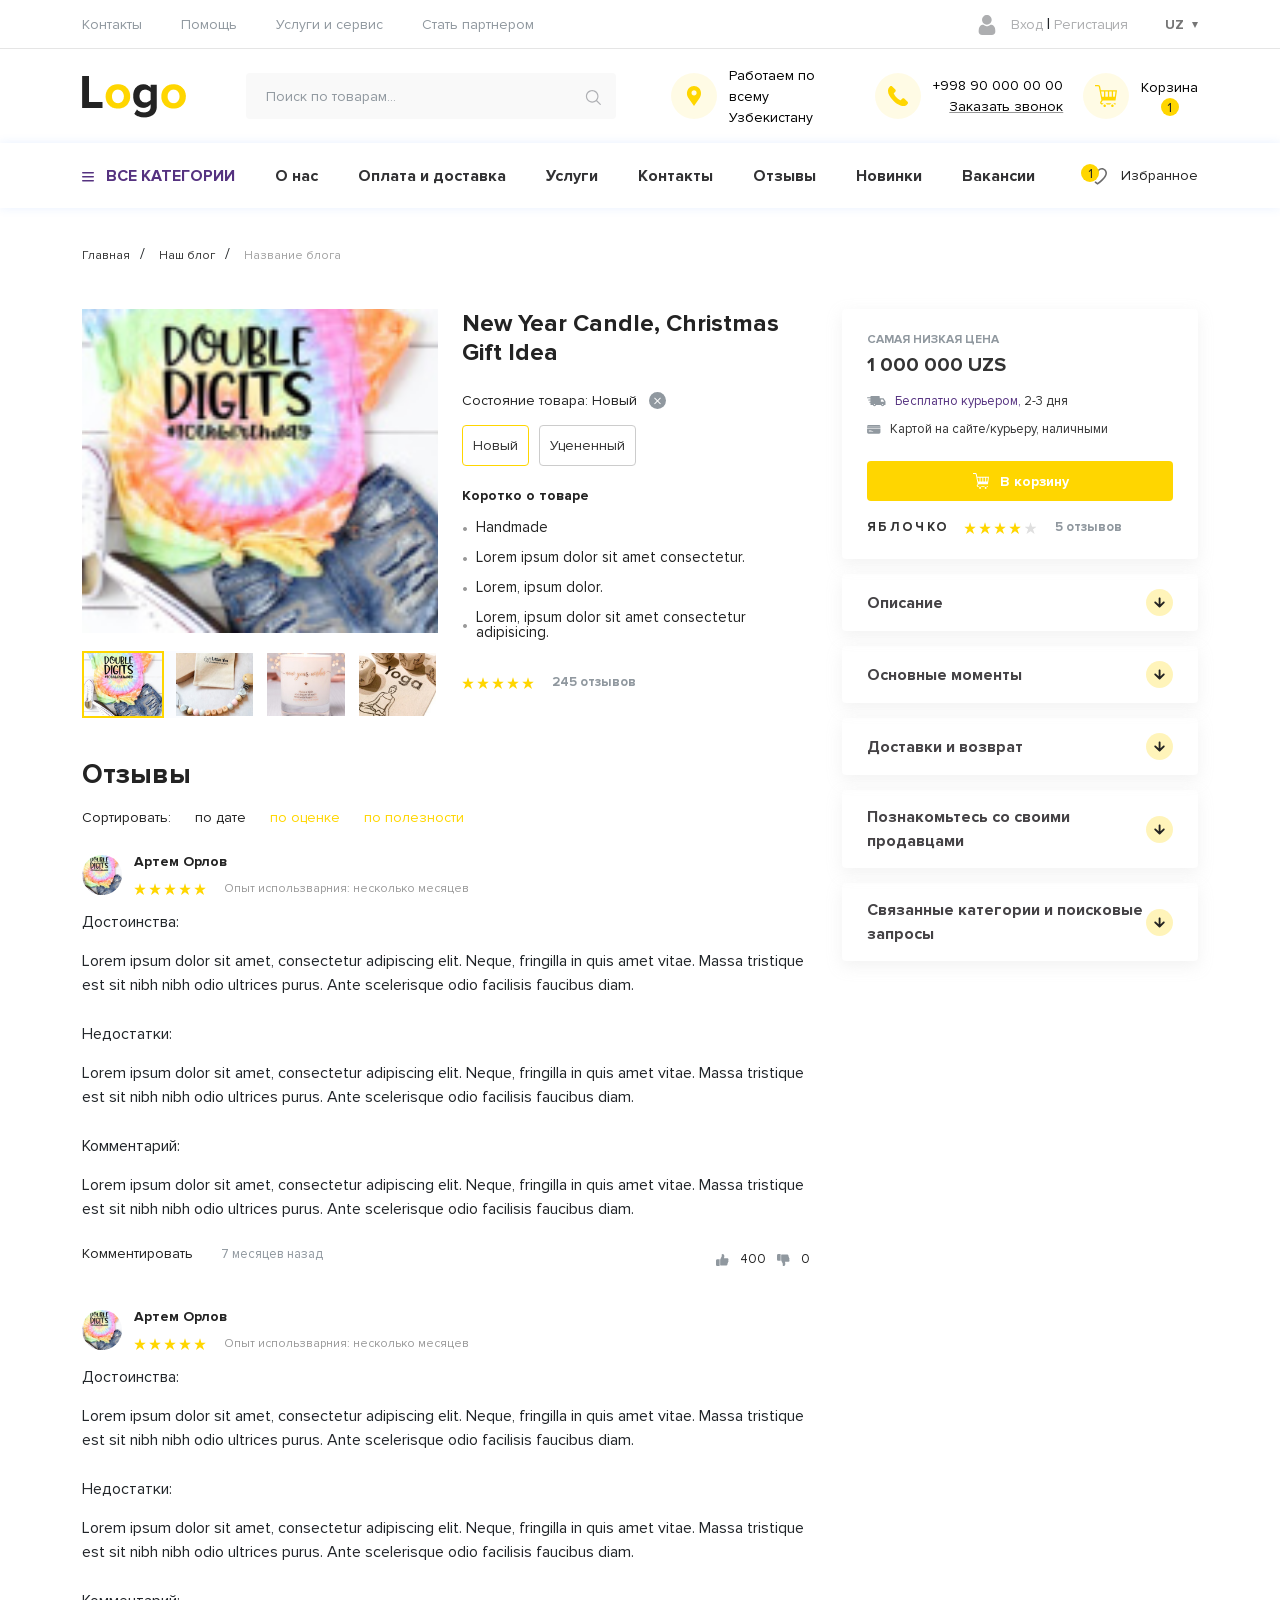
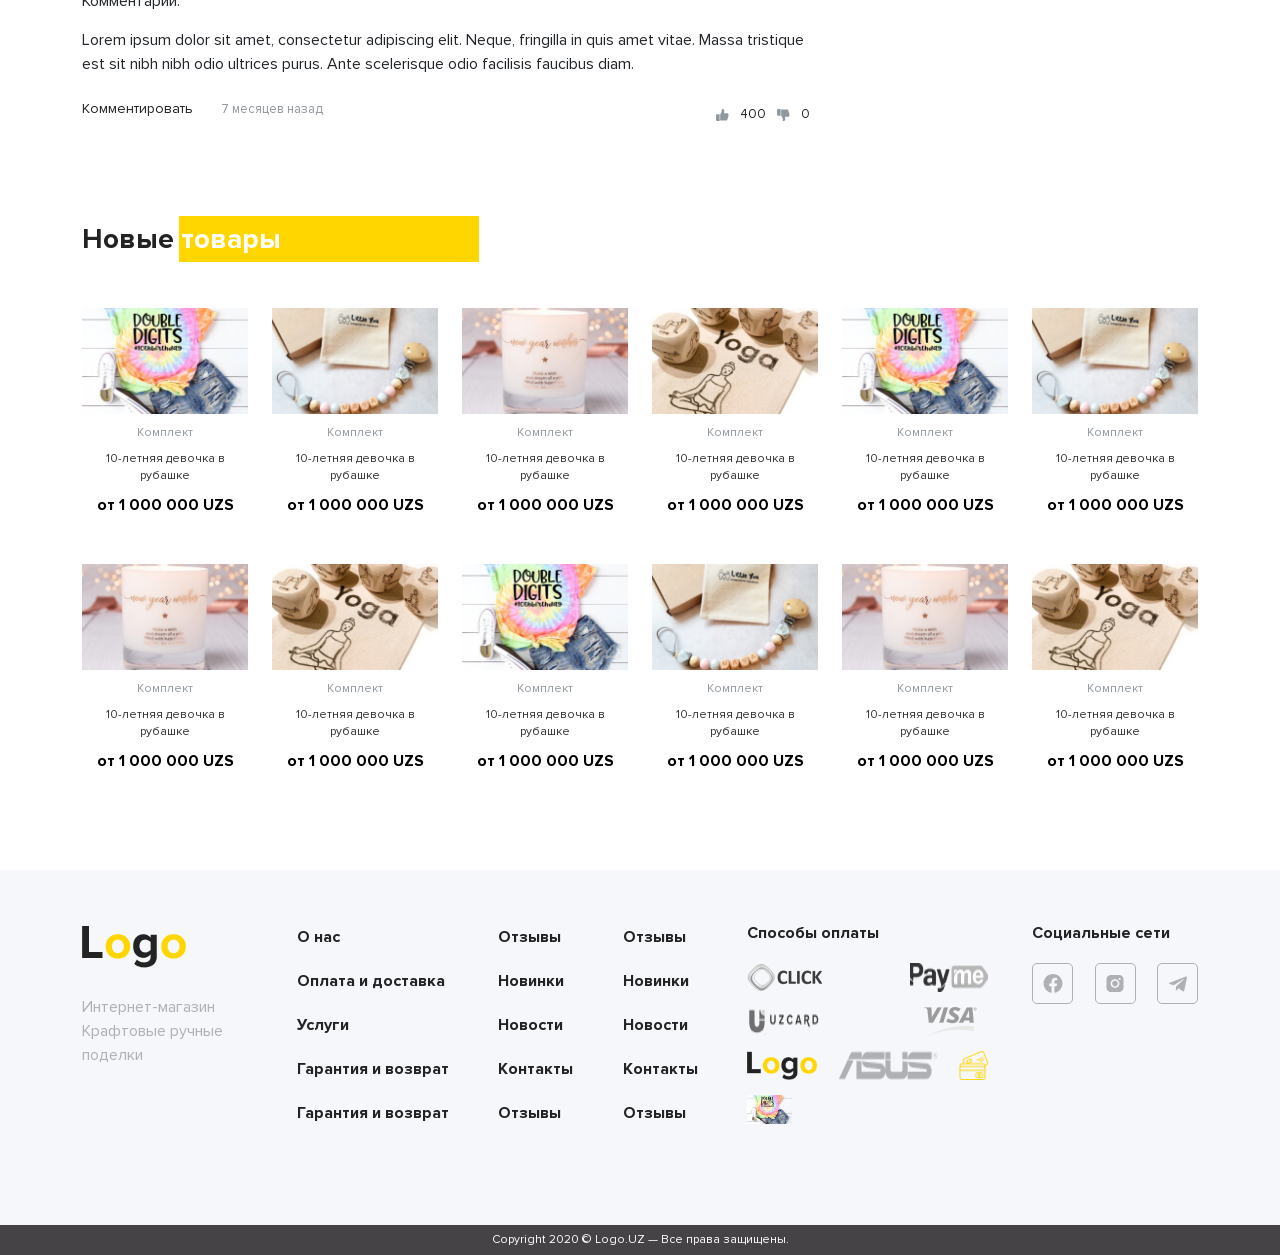
<file: productcard.html>
<!DOCTYPE html>
<html lang="en">

<head>
    <meta charset="UTF-8">
    <meta name="viewport" content="width=device-width, initial-scale=1.0">
    <title>Карточка товара</title>
    <link href="https://cdn.jsdelivr.net/npm/bootstrap@5.0.0-beta1/dist/css/bootstrap.min.css" rel="stylesheet"
        integrity="sha384-giJF6kkoqNQ00vy+HMDP7azOuL0xtbfIcaT9wjKHr8RbDVddVHyTfAAsrekwKmP1" crossorigin="anonymous">
    <link rel="stylesheet" href="./css/swiper-bundle.min.css" />
    <link rel="stylesheet" href="./css/style.css">
    <link rel="stylesheet" href="./css/media.css">
</head>

<body>

    <header class="header">
        <svg style="display: none;">
            <symbol id="header-top-user" viewBox="0 0 20 20" xmlns="http://www.w3.org/2000/svg">
                <g clip-path="url(#clip0)">
                    <path
                        d="M9.85746 9.63406C11.181 9.63406 12.3271 9.15936 13.2635 8.22278C14.1999 7.28635 14.6746 6.14057 14.6746 4.81688C14.6746 3.49364 14.1999 2.34771 13.2634 1.41097C12.3268 0.474699 11.1809 0 9.85746 0C8.53377 0 7.38799 0.474699 6.45156 1.41113C5.51513 2.34756 5.04028 3.49349 5.04028 4.81688C5.04028 6.14057 5.51513 7.2865 6.45172 8.22293C7.3883 9.1592 8.53423 9.63406 9.85746 9.63406Z" />
                    <path
                        d="M18.2862 15.379C18.2592 14.9893 18.2046 14.5642 18.1242 14.1152C18.043 13.663 17.9385 13.2354 17.8134 12.8447C17.6841 12.4408 17.5083 12.0419 17.291 11.6597C17.0655 11.2629 16.8006 10.9175 16.5034 10.6332C16.1926 10.3358 15.812 10.0967 15.372 9.9223C14.9334 9.74881 14.4474 9.66092 13.9276 9.66092C13.7234 9.66092 13.526 9.74469 13.1446 9.99295C12.91 10.146 12.6355 10.323 12.3291 10.5188C12.0671 10.6857 11.7121 10.8421 11.2738 10.9837C10.8461 11.1221 10.4118 11.1923 9.98318 11.1923C9.55456 11.1923 9.12045 11.1221 8.69229 10.9837C8.25437 10.8422 7.89945 10.6858 7.63776 10.5189C7.33427 10.325 7.05961 10.148 6.82142 9.9928C6.44056 9.74454 6.24296 9.66077 6.0388 9.66077C5.51878 9.66077 5.03295 9.74881 4.59456 9.92245C4.15481 10.0966 3.7741 10.3357 3.46297 10.6334C3.16589 10.9178 2.90084 11.2631 2.67562 11.6597C2.45849 12.0419 2.28271 12.4406 2.15332 12.8448C2.02835 13.2356 1.92383 13.663 1.84265 14.1152C1.76224 14.5635 1.70761 14.9888 1.6806 15.3794C1.65405 15.7621 1.64062 16.1593 1.64062 16.5605C1.64062 17.6045 1.9725 18.4496 2.62695 19.073C3.27331 19.688 4.12856 20.0001 5.1686 20.0001H14.7987C15.8387 20.0001 16.6937 19.6882 17.3402 19.073C17.9948 18.4501 18.3267 17.6048 18.3267 16.5603C18.3265 16.1573 18.3129 15.7598 18.2862 15.379Z" />
                </g>
                <defs>
                    <clipPath id="clip0">
                        <rect width="19.9999" height="20" fill="white" />
                    </clipPath>
                </defs>
            </symbol>
            <symbol id="header-content-input" viewBox="0 0 16 15" xmlns="http://www.w3.org/2000/svg">
                <path
                    d="M15.718 14.0044L12.0573 10.3438C12.9672 9.24957 13.5154 7.84447 13.5154 6.31347C13.5154 2.83221 10.6833 0 7.2022 0C3.72102 0 0.888885 2.83221 0.888885 6.31347C0.888885 9.79451 3.72102 12.6265 7.2022 12.6265C8.73312 12.6265 10.1383 12.0784 11.2325 11.1684L14.8933 14.8292C15.0072 14.9431 15.1565 15 15.3057 15C15.4549 15 15.6042 14.9431 15.7181 14.8292C15.9459 14.6014 15.9459 14.2322 15.718 14.0044ZM2.05527 6.31347C2.05527 3.47535 4.36416 1.16638 7.2022 1.16638C10.0402 1.16638 12.349 3.47535 12.349 6.31347C12.349 9.15136 10.0402 11.4601 7.2022 11.4601C4.36416 11.4601 2.05527 9.15136 2.05527 6.31347Z" />
            </symbol>
            <symbol id="header-content-map" viewBox="0 0 16 22" xmlns="http://www.w3.org/2000/svg">
                <path
                    d="M12.9663 3.03124C11.64 1.70491 9.87644 0.974365 8.00083 0.974365C6.12485 0.974365 4.36166 1.70491 3.03534 3.03124C0.580787 5.48542 0.275754 10.103 2.37474 12.9007L8.00083 21.0256L13.6185 12.912C15.7259 10.103 15.4209 5.48542 12.9663 3.03124ZM8.06564 10.4952C6.65253 10.4952 5.50234 9.34503 5.50234 7.93191C5.50234 6.5188 6.65253 5.3686 8.06564 5.3686C9.47876 5.3686 10.6289 6.5188 10.6289 7.93191C10.6289 9.34503 9.47876 10.4952 8.06564 10.4952Z" />
            </symbol>
            <symbol id="header-content-phone" viewBox="0 0 20 20" xmlns="http://www.w3.org/2000/svg">
                <path
                    d="M19.5511 15.806L16.4624 12.7169C15.8472 12.1042 14.8284 12.1228 14.1918 12.7597L12.6357 14.3154C12.5374 14.2612 12.4356 14.2046 12.3286 14.1446C11.346 13.6001 10.0011 12.8539 8.58579 11.4376C7.16634 10.0183 6.41938 8.67128 5.87323 7.68799C5.8156 7.58381 5.76038 7.48338 5.70586 7.388L6.75022 6.34518L7.26367 5.8311C7.90129 5.19331 7.91887 4.1748 7.3051 3.56028L4.21641 0.470905C3.60264 -0.142752 2.58339 -0.124135 1.94577 0.513654L1.07527 1.38915L1.09906 1.41277C0.807169 1.78521 0.563258 2.21477 0.381746 2.678C0.214427 3.11894 0.110254 3.53971 0.0626212 3.96134C-0.34522 7.34243 1.19984 10.4325 5.39294 14.6256C11.1891 20.4214 15.86 19.9835 16.0615 19.9622C16.5004 19.9097 16.921 19.8048 17.3484 19.6388C17.8076 19.4595 18.2369 19.2159 18.6091 18.9246L18.6281 18.9415L19.51 18.078C20.1463 17.4403 20.1646 16.4215 19.5511 15.806Z" />
            </symbol>
            <symbol id="header-content-cart" viewBox="0 0 22 22" xmlns="http://www.w3.org/2000/svg">
                <path
                    d="M11.9002 19.4219H15.1701C15.617 18.6519 16.4502 18.1328 17.4023 18.1328H9.66797C10.6202 18.1328 11.4533 18.6519 11.9002 19.4219Z"
                    fill="#FFD600" />
                <path d="M19.6346 19.4219H20.625V18.1328H17.4023C18.3545 18.1328 19.1877 18.6519 19.6346 19.4219Z"
                    fill="#FFD600" />
                <path
                    d="M6.70828 16.9688C7.18266 16.6195 7.51566 16.1154 7.65746 15.5547H20.5408L22 5.15625H5.80912L5.155 1.86394C5.11827 0.829856 4.26555 0 3.22266 0H0V1.28906H3.22266C3.57805 1.28906 3.86719 1.5782 3.86719 1.93359V1.99702L6.44445 14.9693C6.43552 15.3476 6.25028 15.7052 5.9443 15.9307C4.44963 17.0308 5.22345 19.4219 7.08984 19.4219H7.43574C7.88262 18.6519 8.71578 18.1328 9.66797 18.1328H7.08984C6.4692 18.1328 6.208 17.3366 6.70828 16.9688ZM14.1797 11.6875V6.44531H16.7578V11.6875H14.1797ZM12.8906 11.6875H10.3125V6.44531H12.8906V11.6875ZM19.782 11.6875H18.0469V6.44531H20.5176L19.782 11.6875ZM9.02344 6.44531V11.6875H7.10673L6.06525 6.44531H9.02344Z"
                    fill="#FFD600" />
                <path
                    d="M9.66797 22C10.3799 22 10.957 21.4229 10.957 20.7109C10.957 19.999 10.3799 19.4219 9.66797 19.4219C8.95604 19.4219 8.37891 19.999 8.37891 20.7109C8.37891 21.4229 8.95604 22 9.66797 22Z"
                    fill="#FFD600" />
                <path
                    d="M17.4023 22C18.1143 22 18.6914 21.4229 18.6914 20.7109C18.6914 19.999 18.1143 19.4219 17.4023 19.4219C16.6904 19.4219 16.1133 19.999 16.1133 20.7109C16.1133 21.4229 16.6904 22 17.4023 22Z"
                    fill="#FFD600" />
            </symbol>
            <symbol id="header-bottom-menu" viewBox="0 0 12 10" xmlns="http://www.w3.org/2000/svg">
                <rect width="12" height="1.5" rx="0.75" />
                <rect y="4" width="12" height="1.5" rx="0.75" />
                <rect y="8" width="12" height="1.5" rx="0.75" />
            </symbol>
            <symbol id="header__bottom-favorite" viewBox="0 0 19 17" xmlns="http://www.w3.org/2000/svg">
                <path
                    d="M5.57182 12.5685C5.87816 12.2565 5.8741 11.7556 5.56273 11.4486C2.99639 8.92635 1.58333 6.688 1.58333 5.14583C1.58333 3.18174 3.18136 1.58333 5.14583 1.58333C7.11031 1.58333 8.70833 3.18174 8.70833 5.14583C8.70833 5.58284 9.063 5.9375 9.5 5.9375C9.937 5.9375 10.2917 5.58284 10.2917 5.14583C10.2917 3.18174 11.8897 1.58333 13.8542 1.58333C15.8186 1.58333 17.4167 3.18174 17.4167 5.14583C17.4167 8.23616 12.0824 12.9005 9.50271 14.8472C9.13354 14.5658 8.56859 14.1238 7.90758 13.5687C7.57263 13.2877 7.07359 13.331 6.79256 13.6657C6.51115 14.0007 6.55464 14.4997 6.88939 14.7807C8.10898 15.8053 9.00038 16.4489 9.03768 16.4758C9.17587 16.5755 9.33765 16.625 9.5 16.625C9.66197 16.625 9.82413 16.5755 9.96232 16.4762C10.8874 15.8103 19 9.83766 19 5.14583C19 2.30851 16.6915 0 13.8542 0C12.0231 0 10.4125 0.961558 9.5 2.40592C8.58753 0.961558 6.97695 0 5.14583 0C2.30851 0 0 2.30851 0 5.14583C0 7.17293 1.4979 9.67337 4.45235 12.578C4.76392 12.8843 5.26586 12.88 5.57182 12.5685Z" />
            </symbol>
            <symbol id="product-like" viewBox="0 0 19 17" xmlns="http://www.w3.org/2000/svg">
                <path
                    d="M5.57182 12.756C5.87816 12.444 5.8741 11.9431 5.56273 11.6361C2.99639 9.11385 1.58333 6.8755 1.58333 5.33333C1.58333 3.36924 3.18136 1.77083 5.14583 1.77083C7.11031 1.77083 8.70833 3.36924 8.70833 5.33333C8.70833 5.77034 9.063 6.125 9.5 6.125C9.937 6.125 10.2917 5.77034 10.2917 5.33333C10.2917 3.36924 11.8897 1.77083 13.8542 1.77083C15.8186 1.77083 17.4167 3.36924 17.4167 5.33333C17.4167 8.42366 12.0824 13.088 9.50271 15.0347C9.13354 14.7533 8.56859 14.3113 7.90758 13.7562C7.57263 13.4752 7.07359 13.5185 6.79256 13.8532C6.51115 14.1882 6.55464 14.6872 6.88939 14.9682C8.10898 15.9928 9.00038 16.6364 9.03768 16.6633C9.17587 16.763 9.33765 16.8125 9.5 16.8125C9.66197 16.8125 9.82413 16.763 9.96232 16.6637C10.8874 15.9978 19 10.0252 19 5.33333C19 2.49601 16.6915 0.1875 13.8542 0.1875C12.0231 0.1875 10.4125 1.14906 9.5 2.59342C8.58753 1.14906 6.97695 0.1875 5.14583 0.1875C2.30851 0.1875 0 2.49601 0 5.33333C0 7.36043 1.4979 9.86087 4.45235 12.7655C4.76392 13.0718 5.26586 13.0675 5.57182 12.756Z" />
            </symbol>
            <symbol id="product-btn" viewBox="0 0 18 18" xmlns="http://www.w3.org/2000/svg">
                <path
                    d="M9.73652 15.8906H12.4119C12.7775 15.2606 13.4592 14.8359 14.2383 14.8359H7.91016C8.68922 14.8359 9.3709 15.2606 9.73652 15.8906Z"/>
                <path d="M16.0646 15.8906H16.875V14.8359H14.2383C15.0173 14.8359 15.699 15.2606 16.0646 15.8906Z" />
                <path
                    d="M5.48859 13.8836C5.87672 13.5977 6.14918 13.1854 6.2652 12.7266H16.8061L18 4.21875H4.75291L4.21773 1.52504C4.18767 0.678973 3.49 0 2.63672 0H0V1.05469H2.63672C2.9275 1.05469 3.16406 1.29125 3.16406 1.58203V1.63392L5.27273 12.2476C5.26542 12.5571 5.11386 12.8497 4.86352 13.0342C3.64061 13.9343 4.27373 15.8906 5.80078 15.8906H6.08379C6.44941 15.2606 7.13109 14.8359 7.91016 14.8359H5.80078C5.29298 14.8359 5.07927 14.1845 5.48859 13.8836ZM11.6016 9.5625V5.27344H13.7109V9.5625H11.6016ZM10.5469 9.5625H8.4375V5.27344H10.5469V9.5625ZM16.1852 9.5625H14.7656V5.27344H16.7871L16.1852 9.5625ZM7.38281 5.27344V9.5625H5.8146L4.96248 5.27344H7.38281Z"/>
                <path
                    d="M7.91016 18C8.49264 18 8.96484 17.5278 8.96484 16.9453C8.96484 16.3628 8.49264 15.8906 7.91016 15.8906C7.32767 15.8906 6.85547 16.3628 6.85547 16.9453C6.85547 17.5278 7.32767 18 7.91016 18Z"/>
                <path
                    d="M14.2383 18C14.8208 18 15.293 17.5278 15.293 16.9453C15.293 16.3628 14.8208 15.8906 14.2383 15.8906C13.6558 15.8906 13.1836 16.3628 13.1836 16.9453C13.1836 17.5278 13.6558 18 14.2383 18Z"/>
            </symbol>
            <symbol id="o'clock" viewBox="0 0 27 27" xmlns="http://www.w3.org/2000/svg">
                <path
                    d="M26.948 14.7468C26.7055 12.3084 25.6162 10.0096 23.8804 8.27386C22.3971 6.79058 20.5815 5.83739 18.6712 5.41356V4.07366C19.4514 3.87954 20.0314 3.17326 20.0314 2.33377C20.0314 1.34509 19.2271 0.540771 18.2384 0.540771H14.4415C13.4528 0.540771 12.6485 1.34509 12.6485 2.33377C12.6485 3.17321 13.2285 3.87949 14.0087 4.07366V5.4173C12.1042 5.84293 10.2946 6.7948 8.81548 8.27391C8.49179 8.5976 8.19331 8.93716 7.92009 9.29007C7.90685 9.28907 7.89362 9.28806 7.88012 9.28806H4.12215C3.83095 9.28806 3.5948 9.52416 3.5948 9.81542C3.5948 10.1067 3.83095 10.3428 4.12215 10.3428H7.20252C6.81587 10.9901 6.5041 11.6699 6.26679 12.3697H0.527352C0.236148 12.3697 0 12.6058 0 12.897C0 13.1883 0.236148 13.4244 0.527352 13.4244H5.96878C5.8168 14.0916 5.72957 14.7705 5.70706 15.4514H3.37505C3.08385 15.4514 2.8477 15.6875 2.8477 15.9787C2.8477 16.27 3.08385 16.5061 3.37505 16.5061H5.72388C5.76839 17.1887 5.87813 17.8677 6.05316 18.5331H2.63676C2.34556 18.5331 2.10941 18.7692 2.10941 19.0604C2.10941 19.3517 2.34556 19.5878 2.63676 19.5878H6.38971C6.90705 20.9563 7.71553 22.239 8.81548 23.3389C10.5529 25.0763 12.854 26.166 15.2949 26.4071C15.6433 26.4415 15.9919 26.4585 16.3401 26.4585C18.3979 26.4585 20.4296 25.863 22.1535 24.7404C22.3976 24.5814 22.4666 24.2547 22.3077 24.0107C22.1487 23.7666 21.822 23.6976 21.578 23.8565C17.8044 26.3138 12.7506 25.7825 9.56126 22.5932C5.81907 18.851 5.81907 12.762 9.56126 9.01975C13.3034 5.27761 19.3924 5.27761 23.1346 9.01975C26.3198 12.205 26.854 17.2544 24.4048 21.0261C24.2462 21.2704 24.3156 21.597 24.5598 21.7556C24.8042 21.9142 25.1307 21.8448 25.2893 21.6005C26.5979 19.5852 27.1869 17.1513 26.948 14.7468ZM13.7032 2.33382C13.7032 1.92671 14.0344 1.59553 14.4415 1.59553H18.2384C18.6455 1.59553 18.9767 1.92671 18.9767 2.33382C18.9767 2.74094 18.6455 3.07211 18.2384 3.07211H18.1438H14.536H14.4415C14.0344 3.07211 13.7032 2.74088 13.7032 2.33382ZM15.0634 5.236V4.12682H17.6165V5.2341C16.7687 5.13327 15.911 5.1339 15.0634 5.236Z" />
                <path
                    d="M23.5078 22.4386C23.3685 22.4386 23.233 22.495 23.135 22.5931C23.0364 22.6912 22.9804 22.8273 22.9804 22.9659C22.9804 23.1046 23.0364 23.2407 23.135 23.3388C23.233 23.4374 23.3686 23.4933 23.5078 23.4933C23.6465 23.4933 23.782 23.4374 23.8806 23.3388C23.9787 23.2407 24.0351 23.1046 24.0351 22.9659C24.0351 22.8273 23.9787 22.6912 23.8806 22.5931C23.782 22.495 23.6464 22.4386 23.5078 22.4386Z"
                    fill="#FFD600" />
                <path
                    d="M16.348 7.62573C11.8371 7.62573 8.16725 11.2956 8.16725 15.8065C8.16725 20.3174 11.8371 23.9872 16.348 23.9872C20.8589 23.9872 24.5288 20.3174 24.5288 15.8065C24.5288 11.2956 20.8589 7.62573 16.348 7.62573ZM16.348 22.9325C12.4187 22.9325 9.22196 19.7358 9.22196 15.8065C9.22196 11.8772 12.4187 8.68044 16.348 8.68044C20.2774 8.68044 23.4741 11.8772 23.4741 15.8065C23.4741 19.7358 20.2774 22.9325 16.348 22.9325Z" />
                <path
                    d="M19.6838 11.7245L17.0718 14.3364C16.8534 14.2284 16.6077 14.1674 16.348 14.1674C16.0882 14.1674 15.8426 14.2284 15.6241 14.3364L14.4551 13.1675C14.2492 12.9615 13.9154 12.9615 13.7093 13.1675C13.5034 13.3734 13.5034 13.7073 13.7093 13.9132L14.8783 15.0822C14.7702 15.3007 14.7093 15.5464 14.7093 15.8061C14.7093 16.7096 15.4444 17.4448 16.348 17.4448C17.2516 17.4448 17.9867 16.7096 17.9867 15.8061C17.9867 15.5464 17.9256 15.3007 17.8176 15.0822L20.3529 12.5469L20.4295 12.4703C20.6355 12.2644 20.6355 11.9304 20.4295 11.7245C20.2236 11.5186 19.8898 11.5186 19.6838 11.7245ZM16.348 16.3901C16.026 16.3901 15.764 16.1281 15.764 15.8061C15.764 15.4841 16.026 15.2221 16.348 15.2221C16.67 15.2221 16.932 15.4841 16.932 15.8061C16.932 16.1281 16.67 16.3901 16.348 16.3901Z" />
                <path
                    d="M21.9863 15.2854H21.4977C21.2065 15.2854 20.9704 15.5215 20.9704 15.8127C20.9704 16.104 21.2065 16.3401 21.4977 16.3401H21.9863C22.2775 16.3401 22.5136 16.104 22.5136 15.8127C22.5136 15.5215 22.2775 15.2854 21.9863 15.2854Z"
                    fill="#FFD600" />
                <path
                    d="M11.1981 15.2728H10.7096C10.4184 15.2728 10.1822 15.5089 10.1822 15.8002C10.1822 16.0914 10.4184 16.3275 10.7096 16.3275H11.1981C11.4893 16.3275 11.7254 16.0914 11.7254 15.8002C11.7254 15.5089 11.4893 15.2728 11.1981 15.2728Z"
                    fill="#FFD600" />
                <path
                    d="M16.3544 11.1835C16.6456 11.1835 16.8817 10.9474 16.8817 10.6561V10.1676C16.8817 9.87635 16.6456 9.64026 16.3544 9.64026C16.0632 9.64026 15.8271 9.87635 15.8271 10.1676V10.6561C15.8271 10.9474 16.0632 11.1835 16.3544 11.1835Z"
                    fill="#FFD600" />
                <path
                    d="M16.3416 20.4286C16.0504 20.4286 15.8142 20.6647 15.8142 20.9559V21.4445C15.8142 21.7357 16.0504 21.9718 16.3416 21.9718C16.6328 21.9718 16.8689 21.7357 16.8689 21.4445V20.9559C16.8689 20.6647 16.6328 20.4286 16.3416 20.4286Z"
                    fill="#FFD600" />
                <path
                    d="M0.527344 18.5327C0.388652 18.5327 0.252598 18.5891 0.154512 18.6872C0.0564258 18.7853 0 18.9214 0 19.0601C0 19.1993 0.0563731 19.3348 0.154512 19.4329C0.25265 19.531 0.388652 19.5874 0.527344 19.5874C0.666035 19.5874 0.80209 19.531 0.900123 19.4329C0.998209 19.3348 1.05469 19.1988 1.05469 19.0601C1.05469 18.9214 0.998262 18.7853 0.900123 18.6872C0.80209 18.5891 0.666035 18.5327 0.527344 18.5327Z" />
            </symbol>
            <symbol id="footer-social-facebook" viewBox="0 0 20 19" xmlns="http://www.w3.org/2000/svg">
                <path
                    d="M19.3958 9.49984C19.3958 4.31066 15.1891 0.104004 9.99996 0.104004C4.81078 0.104004 0.604126 4.31066 0.604126 9.49984C0.604126 14.1895 4.04003 18.0767 8.53186 18.7815V12.2158H6.1462V9.49984H8.53186V7.42982C8.53186 5.07499 9.93463 3.77425 12.0808 3.77425C13.1088 3.77425 14.184 3.95776 14.184 3.95776V6.27002H12.9993C11.8321 6.27002 11.4681 6.99434 11.4681 7.73738V9.49984H14.0739L13.6574 12.2158H11.4681V18.7815C15.9599 18.0767 19.3958 14.1895 19.3958 9.49984Z" />
            </symbol>
            <symbol id="footer-social-instagram" viewBox="0 0 18 19" xmlns="http://www.w3.org/2000/svg">
                <path fill-rule="evenodd" clip-rule="evenodd"
                    d="M9.00004 0.958496H5.41006C4.68984 0.958496 4.05514 1.12953 3.57702 1.25836C3.47989 1.28454 3.38921 1.30897 3.3056 1.32987C2.68664 1.57746 2.19147 1.82504 1.82009 2.32021C1.32492 2.81538 1.07734 3.31055 0.829758 3.80571L0.829755 3.80572C0.58217 4.30089 0.458374 5.04364 0.458374 5.91019V9.50016V13.0901C0.458374 13.8104 0.629405 14.4451 0.758241 14.9232C0.784416 15.0203 0.80885 15.111 0.829755 15.1946C1.07734 15.8136 1.32492 16.3087 1.82009 16.6801C2.31526 17.0515 2.81043 17.4229 3.3056 17.6705C3.80077 17.918 4.54352 18.0418 5.41006 18.0418H9.00004H12.59C13.3102 18.0418 13.9449 17.8708 14.4231 17.742C14.5202 17.7158 14.6109 17.6914 14.6945 17.6705C15.3134 17.4229 15.8086 17.1753 16.18 16.6801C16.5514 16.1849 16.9227 15.6898 17.1703 15.1946C17.4179 14.6994 17.5417 13.9567 17.5417 13.0901V9.50016V5.91019C17.5417 5.18998 17.3707 4.55528 17.2418 4.07716C17.2157 3.98002 17.1912 3.88934 17.1703 3.80572C16.9227 3.18676 16.6752 2.69159 16.18 2.32021C15.6848 1.82505 15.1897 1.57746 14.6945 1.32988L14.6945 1.32987C14.1993 1.08229 13.4566 0.958496 12.59 0.958496H9.00004ZM14.6938 5.04356C14.6938 5.66252 14.1986 6.0339 13.7035 6.0339C13.2083 6.0339 12.7131 5.53873 12.7131 5.04356C12.7131 4.4246 13.2083 4.05322 13.7035 4.05322C14.1986 4.05322 14.6938 4.4246 14.6938 5.04356ZM8.99961 12.4707C7.39031 12.4707 6.15238 11.2328 6.15238 9.62352C6.15238 8.01422 7.39031 6.77629 8.99961 6.77629C10.6089 6.77629 11.8468 8.01422 11.8468 9.62352C11.8468 11.2328 10.6089 12.4707 8.99961 12.4707ZM8.99961 5.16699C6.52377 5.16699 4.54309 7.14767 4.54309 9.62352C4.54309 12.0994 6.52377 14.08 8.99961 14.08C11.4755 14.08 13.4561 12.0994 13.4561 9.62352C13.4561 7.14767 11.4755 5.16699 8.99961 5.16699Z" />
            </symbol>
            <symbol id="footer-social-telegram" viewBox="0 0 18 16" xmlns="http://www.w3.org/2000/svg">
                <path
                    d="M7.06276 10.3856L6.76501 14.5736C7.19101 14.5736 7.37551 14.3906 7.59676 14.1708L9.59401 12.2621L13.7325 15.2928C14.4915 15.7158 15.0263 15.4931 15.231 14.5946L17.9475 1.86557L17.9483 1.86482C18.189 0.742816 17.5425 0.304066 16.803 0.579316L0.835511 6.69257C-0.254239 7.11557 -0.237739 7.72307 0.650261 7.99832L4.73251 9.26807L14.2148 3.33482C14.661 3.03932 15.0668 3.20282 14.733 3.49832L7.06276 10.3856Z" />
            </symbol>
            <symbol id="product-info__reviews-icon" viewBox="0 0 12 12" xmlns="http://www.w3.org/2000/svg">
                <path fill-rule="evenodd" clip-rule="evenodd"
                    d="M5.808 0.658285C5.864 0.466285 6.136 0.466286 6.192 0.658286L7.31284 4.50116C7.33773 4.58649 7.41595 4.64516 7.50484 4.64516H11.3967C11.5893 4.64516 11.6706 4.89053 11.5162 5.00555L8.44343 7.29462C8.37188 7.34792 8.34429 7.44216 8.37579 7.52563L9.84477 11.4178C9.91341 11.5996 9.70846 11.7626 9.54671 11.6548L6.11094 9.36428C6.04376 9.3195 5.95624 9.3195 5.88906 9.36428L2.45329 11.6548C2.29154 11.7626 2.08659 11.5996 2.15523 11.4178L3.62421 7.52563C3.65571 7.44216 3.62812 7.34792 3.55657 7.29462L0.483777 5.00555C0.329378 4.89053 0.410726 4.64516 0.603257 4.64516H4.49516C4.58405 4.64516 4.66227 4.58649 4.68716 4.50116L5.808 0.658285Z" />
            </symbol>
            <symbol id="like" viewBox="0 0 13 12" xmlns="http://www.w3.org/2000/svg">
                <path
                    d="M1.30434 5.21729C0.585393 5.21729 0 5.80268 0 6.52163V10.6956C0 11.4145 0.585393 11.9999 1.30434 11.9999H2.86956C3.16331 11.9999 3.43356 11.9008 3.65218 11.7359V5.21729H1.30434Z" />
                <path
                    d="M12.5217 7.17392C12.5217 6.86037 12.3975 6.56818 12.182 6.35269C12.4257 6.08609 12.5498 5.72869 12.5159 5.3567C12.4549 4.69356 11.8575 4.17391 11.1552 4.17391H7.93244C8.09209 3.6892 8.34774 2.80069 8.34774 2.08695C8.34774 0.955299 7.38618 0 6.78251 0C6.24043 0 5.85329 0.305218 5.83661 0.31774C5.77505 0.367313 5.73905 0.442444 5.73905 0.521732V2.29095L4.23644 5.54609L4.17383 5.57791V11.1699C4.59852 11.3703 5.1359 11.4783 5.47817 11.4783H10.2672C10.8354 11.4783 11.3326 11.0953 11.4495 10.5668C11.5095 10.295 11.4745 10.0211 11.3551 9.78315C11.7406 9.58906 11.9999 9.19201 11.9999 8.73914C11.9999 8.55445 11.9577 8.37758 11.8773 8.21741C12.2629 8.02332 12.5217 7.62627 12.5217 7.17392Z" />
            </symbol>
            <symbol id="dislike" viewBox="0 0 13 12" xmlns="http://www.w3.org/2000/svg">
                <path
                    d="M1.30434 6.78271C0.585393 6.78271 0 6.19732 0 5.47837V1.30444C0 0.585489 0.585393 9.63211e-05 1.30434 9.63211e-05H2.86956C3.16331 9.63211e-05 3.43356 0.0992188 3.65218 0.264105V6.78271H1.30434Z" />
                <path
                    d="M12.5217 4.82608C12.5217 5.13963 12.3975 5.43182 12.182 5.64731C12.4257 5.91391 12.5498 6.27131 12.5159 6.6433C12.4549 7.30644 11.8575 7.82609 11.1552 7.82609H7.93244C8.09209 8.3108 8.34774 9.19931 8.34774 9.91305C8.34774 11.0447 7.38618 12 6.78251 12C6.24043 12 5.85329 11.6948 5.83661 11.6823C5.77505 11.6327 5.73905 11.5576 5.73905 11.4783V9.70905L4.23644 6.45391L4.17383 6.42209V0.830067C4.59852 0.629719 5.1359 0.521718 5.47817 0.521718H10.2672C10.8354 0.521718 11.3326 0.904684 11.4495 1.43319C11.5095 1.70503 11.4745 1.97894 11.3551 2.21685C11.7406 2.41094 11.9999 2.80799 11.9999 3.26086C11.9999 3.44555 11.9577 3.62242 11.8773 3.78259C12.2629 3.97668 12.5217 4.37373 12.5217 4.82608Z" />
            </symbol>
            <symbol id="delivery" viewBox="0 0 19 11" xmlns="http://www.w3.org/2000/svg">
                <path
                    d="M18.4179 5.33588L16.6835 2.52338C16.5795 2.3535 16.391 2.25 16.1875 2.25H12.7188V0.5625C12.7188 0.252 12.4598 0 12.1406 0H4.04688C3.72775 0 3.46875 0.252 3.46875 0.5625V1.125H0.578125C0.259 1.125 0 1.377 0 1.6875C0 1.998 0.259 2.25 0.578125 2.25H3.46875V3.375H1.73438C1.41525 3.375 1.15625 3.627 1.15625 3.9375C1.15625 4.248 1.41525 4.5 1.73438 4.5H3.46875V5.625H2.89062C2.5715 5.625 2.3125 5.877 2.3125 6.1875C2.3125 6.498 2.5715 6.75 2.89062 6.75H3.46875V8.4375C3.46875 8.748 3.72775 9 4.04688 9H5.88763C6.12697 9.65362 6.76291 10.125 7.51562 10.125C8.26834 10.125 8.90428 9.65362 9.14363 9H12.1406H12.7188H13.9814C14.2207 9.65362 14.8567 10.125 15.6094 10.125C16.3621 10.125 16.998 9.65362 17.2374 9H17.9219C18.241 9 18.5 8.748 18.5 8.4375V5.625C18.5 5.52262 18.4722 5.4225 18.4179 5.33588ZM7.51562 9C7.1965 9 6.9375 8.74687 6.9375 8.4375C6.9375 8.12813 7.1965 7.875 7.51562 7.875C7.83475 7.875 8.09375 8.12813 8.09375 8.4375C8.09375 8.74687 7.83475 9 7.51562 9ZM15.6094 9C15.2914 9 15.0312 8.74687 15.0312 8.4375C15.0312 8.12813 15.2914 7.875 15.6094 7.875C15.9273 7.875 16.1875 8.12813 16.1875 8.4375C16.1875 8.74687 15.9273 9 15.6094 9ZM13.875 5.625V3.375H15.8603L17.2478 5.625H13.875Z" />
            </symbol>
            <symbol id="payment-card" viewBox="0 0 14 9" xmlns="http://www.w3.org/2000/svg">
                <path d="M13.4446 2.16669H0.0834961V3.25003H13.4446V2.16669Z" />
                <path
                    d="M0.0834961 3.79169V7.31252C0.0834961 8.05893 0.708127 8.66668 1.47527 8.66668H12.0528C12.8199 8.66668 13.4446 8.05893 13.4446 7.31252V3.79169H0.0834961ZM2.032 5.41668H4.25884C4.41249 5.41668 4.5372 5.53803 4.5372 5.68753C4.5372 5.83702 4.41249 5.95834 4.25884 5.95834H2.032C1.87834 5.95834 1.75363 5.837 1.75363 5.6875C1.75363 5.538 1.87834 5.41668 2.032 5.41668ZM5.92897 7.04168H2.032C1.87834 7.04168 1.75363 6.92034 1.75363 6.77084C1.75363 6.62134 1.87834 6.5 2.032 6.5H5.92897C6.08262 6.5 6.20734 6.62134 6.20734 6.77084C6.20734 6.92034 6.08317 7.04168 5.92897 7.04168Z" />
                <path
                    d="M12.0528 0H1.47527C0.708127 0 0.0834961 0.607749 0.0834961 1.35418V1.62502H13.4446V1.35418C13.4446 0.607749 12.82 0 12.0528 0Z" />
            </symbol>
            <symbol id="emptyStar" viewBox="0 0 13 12" xmlns="http://www.w3.org/2000/svg">
                <path fill-rule="evenodd" clip-rule="evenodd"
                    d="M6.36401 0.639085C6.42099 0.44899 6.69018 0.44899 6.74716 0.639085L7.90532 4.50259C7.93068 4.58721 8.00856 4.64516 8.09689 4.64516H12.1055C12.2994 4.64516 12.3799 4.89333 12.2229 5.0071L9.06754 7.29415C8.99396 7.34747 8.96559 7.4437 8.99845 7.52841L10.5093 11.4232C10.5794 11.6041 10.3768 11.7689 10.214 11.6633L6.66442 9.36092C6.59822 9.31798 6.51295 9.31798 6.44674 9.36092L2.89721 11.6633C2.73441 11.7689 2.53173 11.6041 2.60191 11.4232L4.11272 7.52841C4.14558 7.4437 4.1172 7.34747 4.04363 7.29415L0.888267 5.0071C0.731302 4.89333 0.811781 4.64516 1.00564 4.64516H5.01427C5.10261 4.64516 5.18048 4.58721 5.20585 4.50259L6.36401 0.639085Z" />
            </symbol>
            <symbol id="arrow" viewBox="0 0 11 11" xmlns="http://www.w3.org/2000/svg">
                <path fill-rule="evenodd" clip-rule="evenodd"
                    d="M10.4753 6.04904L6.26335 10.2611C5.89723 10.6272 5.30364 10.6272 4.93753 10.2611L0.524519 6.04904C0.158402 5.68292 0.158402 5.08933 0.524519 4.72321C0.890635 4.3571 1.48423 4.3571 1.85034 4.72321L4.66294 7.33489L4.66294 1.34821C4.66294 0.830447 5.08267 0.410714 5.60044 0.410714C6.1182 0.410714 6.53794 0.830447 6.53794 1.34821L6.53794 7.33489L9.14952 4.72321C9.51563 4.3571 10.1092 4.3571 10.4753 4.72321C10.8415 5.08933 10.8415 5.68292 10.4753 6.04904Z" />
            </symbol>



        </svg>

        <div class="header__top">
            <div class="container-xl">
                <div class="header__top-inner">
                    <div class="header___top-nav">
                        <a class="header__top-link" href="./contacts.html">Контакты</a>
                        <a class="header__top-link" href="./contacts.html">Помощь</a>
                        <a class="header__top-link" href="./paydeliver.html">Услуги и сервис</a>
                        <a class="header__top-link" href="./contacts.html">Стать партнером</a>
                    </div>
                    <div class="header__top-signIn">
                        <div class="header__top-signInLink">
                            <svg width="20" height="20">
                                <use xlink:href="#header-top-user" fill='#ADAEB0'></use>
                            </svg>
                            <a href="#!">Вход</a>
                            |
                            <a href="#!">Регистация</a>
                        </div>
                        <div class="header__language">
                            <form class="header__language-form">
                                <output class="header__language-output" name="x" for="a b" onclick="openLang()">UZ</output>
                                <div class="header__language-input-wrapper">
                                    <input class="header__language-input" type="text" id="a" value="RU" readonly onclick="x.value='RU'">
                                    <input class="header__language-input" type="text" id="b" value="UZ" readonly onclick="x.value='UZ'">
                                </div>
                            </form>
                        </div>
                    </div>
                </div>
            </div>
        </div>

        <div class="header__content">
            <div class="container-xl">
                <div class="header__content-inner">
                    <div class="header__content-logoWrapper">
                        <a class="header__content-logoLink" href="./index.html">
                            <img class="header__content-logo" src="./img/logo.png" alt="Logo">
                        </a>
                    </div>
                    <div class="header__mob-language">
                        <form class="header__mob-language-form">
                            <output class="header__mob-language-output" name="x" for="a b" onclick="openLangMob()">UZ</output>
                            <div class="header__mob-language-input-wrapper">
                                <input class="header__mob-language-input" type="text" id="b" value="UZ" readonly onclick="x.value='UZ'">
                                <input class="header__mob-language-input" type="text" id="a" value="RU" readonly onclick="x.value='RU'">
                            </div>
                        </form>
                    </div>
                    
                    <div class="header__top-signInLink-mob">
                        <div class="header__top-signInLink-mob-inner">
                            <a href="#!">Вход</a>
                            <a href="#!">Регистация</a>
                        </div>
                        <svg class="header__user-mob-icon" width="20" height="20">
                            <use xlink:href="#header-top-user" fill="#ADAEB0"></use>
                        </svg>
                    </div>
                    <a href="./favorite.html" class="header__bottom-favorites-mob">
                        <span>1</span>
                        <svg width="19" height="17" fill="#6B6B6B">
                            <use xlink:href="#header__bottom-favorite"></use>
                        </svg>
                    </a>

                    <div class="header__content-inputWrapper">
                        <input class="header__content-input" type="text" placeholder="Поиск по товарам...">
                        <span>
                            <svg width="16" height="15">
                                <use xlink:href='#header-content-input' fill="#AFB0B4"></use>
                            </svg>
                        </span>
                    </div>
                    <a href="./contacts.html" class="header__content-radius">
                        <div class="header__content-icon-wrapper">
                            <svg width="16" height="22">
                                <use xlink:href='#header-content-map' fill="#FFD600"></use>
                            </svg>
                        </div>
                        <p>Работаем по всему Узбекистану</p>
                    </a>
                    <a class="header__content-phone" href="tel:+998 90 000 00 00">
                        <div class="header__content-icon-wrapper">
                            <svg width="20" height="20">
                                <use xlink:href='#header-content-phone' fill="#FFD600"></use>
                            </svg>
                        </div>
                        <div>
                            <span>+998 90 000 00 00</span>
                            <p>Заказать звонок</p>
                        </div>
                    </a>
                    <a class="header__content-cart" href="./basket.html">
                        <div class="header__content-icon-wrapper">
                            <svg width="22" height="22">
                                <use xlink:href='#header-content-cart' fill="#FFD600"></use>
                            </svg>
                        </div>
                        <div>
                            <p>Корзина</p>
                            <span>1</span>
                        </div>
                    </a>
                </div>
            </div>
        </div>

        <div class="header__bottom">
            <div class="container-xl">
                <div class="header__bottom-inner">
                    <div class="menu">
                        <span class="mune__icon"></span>
                    </div>
                    <div class="header__bottom-nav">
                        <ul class="header__bottom-list">
                            <span class="menu-close">&times;</span>
                            <li>
                                <a class="header__bottom-menuLink" href="./catalog.html">
                                    <svg width="12" height="10" fill="#553280">
                                        <use xlink:href='#header-bottom-menu'></use>
                                    </svg>
                                    Все категории
                                </a>
                            </li>
                            <li class="header__bottom-item"><a class="header__bottom-link" href="./aboutus.html">О нас</a></li>
                            <li class="header__bottom-item"><a class="header__bottom-link" href="./paydeliver.html">Оплата и
                                    доставка</a>
                            </li>
                            <li class="header__bottom-item"><a class="header__bottom-link" href="./productcard.html">Услуги</a></li>
                            <li class="header__bottom-item"><a class="header__bottom-link" href="./contacts.html">Контакты</a></li>
                            <li class="header__bottom-item"><a class="header__bottom-link" href="./productcard.html#reviews">Отзывы</a></li>
                            <li class="header__bottom-item"><a class="header__bottom-link" href="./productcard.html#newProducts">Новинки</a></li>
                            <li class="header__bottom-item"><a class="header__bottom-link" href="#!">Вакансии</a></li>
                        </ul>
                    </div>
                    <a href="./favorite.html" class="header__bottom-favorites">
                        <span>1</span>
                        <svg width="19" height="17" fill="#6B6B6B">
                            <use xlink:href='#header__bottom-favorite'></use>
                        </svg>
                        
                        Избранное
                    </a>
                    <div class="header__content-inputWrapper-mob">
                        <input class="header__content-input" type="text" placeholder="Поиск по товарам...">
                        <span>
                            <svg width="16" height="15">
                                <use xlink:href="#header-content-input" fill="#AFB0B4"></use>
                            </svg>
                        </span>
                    </div>
                </div>
            </div>
        </div>
    </header>
    <div class="container-xl">
        <nav class="productCard-breadcrumb breadcrumb">
            <ul class="breadcrumb__list">
                <li class="breadcrumb__item">
                    <a href="./index.html" class="breadcrumb__link">Главная</a>
                </li>
                <li class="breadcrumb__item">
                    <a href="./blog.html" class="breadcrumb__link">Наш блог</a>
                </li>
                <li class="breadcrumb__item">
                    <a href="#!" class="breadcrumb__link">Название блога</a>
                </li>
            </ul>
        </nav>
    </div>
    <div class="container-xl">
        <div class="row">
            <div class="col-lg-8">
                <div class="product-info">
                    <div class="row">
                        <div class="col-md-6">
                            <div class="product-info__swiper">
                                <div
                                    class="product-info__swiper-container swiper-container product-info__gallery-top gallery-top">
                                    <div class="product-info__swiper-wrapper swiper-wrapper">
                                        <div class="product-info__swiper-slide swiper-slide">
                                            <img src="./img/product-img1.jpg" alt="">
                                        </div>
                                        <div class="product-info__swiper-slide swiper-slide">
                                            <img src="./img/product-img2.jpg" alt="">
                                        </div>
                                        <div class="product-info__swiper-slide swiper-slide">
                                            <img src="./img/product-img3.jpg" alt="">
                                        </div>
                                        <div class="product-info__swiper-slide swiper-slide">
                                            <img src="./img/product-img4.jpg" alt="">
                                        </div>
                                        <div class="product-info__swiper-slide swiper-slide">
                                            <img src="./img/product-info-img1.jpg" alt="">
                                        </div>
                                    </div>

                                </div>
                                <div
                                    class="product-info__swiper-container swiper-container product-info__gallery-thumbs gallery-thumbs">
                                    <div class="product-info__swiper-wrapper swiper-wrapper">
                                        <div class="product-info__swiper-slide swiper-slide">
                                            <img src="./img/product-img1.jpg" alt="">
                                        </div>
                                        <div class="product-info__swiper-slide swiper-slide">
                                            <img src="./img/product-img2.jpg" alt="">
                                        </div>
                                        <div class="product-info__swiper-slide swiper-slide">
                                            <img src="./img/product-img3.jpg" alt="">
                                        </div>
                                        <div class="product-info__swiper-slide swiper-slide">
                                            <img src="./img/product-img4.jpg" alt="">
                                        </div>
                                        <div class="product-info__swiper-slide swiper-slide">
                                            <img src="./img/product-info-img1.jpg" alt="">
                                        </div>
                                    </div>
                                </div>
                            </div>
                        </div>
                        <div class="col-md-6">
                            <div class="product-info__information">
                                <h2 class="product-info__title">New Year Candle, Christmas Gift Idea</h2>
                                <div class="product-info__product-condition">
                                    <p class="product-info__product-condition-text">Состояние товара: Новый</p>
                                    <span class="product-info__product-condition-close">&times;</span>
                                </div>
                                <div class="product-info__product-condition-choose">
                                    <span class="product-info__product-condition-choose-new active">Новый</span>
                                    <span class="product-info__product-condition-choose-discounted">Уцененный</span>
                                </div>
                                <div class="product-info__short-about">
                                    <h4 class="product-info__short-about-title">Коротко о товаре</h4>
                                    <ul class="product-info__short-about-list">
                                        <li class="product-info__short-about-item">Handmade</li>
                                        <li class="product-info__short-about-item">Lorem ipsum dolor sit amet
                                            consectetur.</li>
                                        <li class="product-info__short-about-item">Lorem, ipsum dolor.</li>
                                        <li class="product-info__short-about-item">Lorem, ipsum dolor sit amet
                                            consectetur adipisicing.</li>
                                    </ul>
                                </div>
                                <div class="product-info__reviews rating-stars">
                                    <span class="rating-stars__icon">
                                        <svg width="12" height="12" fill="#FFD600">
                                            <use xlink:href="#product-info__reviews-icon"></use>
                                        </svg>
                                    </span>
                                    <span class="rating-stars__icon">
                                        <svg width="12" height="12" fill="#FFD600">
                                            <use xlink:href="#product-info__reviews-icon"></use>
                                        </svg>
                                    </span>
                                    <span class="rating-stars__icon">
                                        <svg width="12" height="12" fill="#FFD600">
                                            <use xlink:href="#product-info__reviews-icon"></use>
                                        </svg>
                                    </span>
                                    <span class="rating-stars__icon">
                                        <svg width="12" height="12" fill="#FFD600">
                                            <use xlink:href="#product-info__reviews-icon"></use>
                                        </svg>
                                    </span>
                                    <span class="rating-stars__icon">
                                        <svg width="12" height="12" fill="#FFD600">
                                            <use xlink:href="#product-info__reviews-icon"></use>
                                        </svg>
                                    </span>
                                    245 отзывов
                                </div>
                            </div>
                        </div>
                    </div>

                    <div class="reviews" id="reviews">
                        <h2 class="reviews__title default-title">Отзывы</h2>
                        <div class="reviews__sort">
                            <p class="reviews__sort-choose">Сортировать: <span class="active">по дате</span> <span>по
                                    оценке</span>
                                <span>по полезности</span>
                            </p>
                        </div>
                        <div class="reviews__user user-review">
                            <div class="user-review__header">
                                <img class="reviews__user-photo" src="./img/product-img1.jpg" alt="">
                                <div class="user-review__header-content">
                                    <h4 class="user-review__name">Артем Орлов</h4>
                                    <div class="user-review__rating-stars rating-stars">
                                        <span class="rating-stars__icon">
                                            <svg width="12" height="12" fill="#FFD600">
                                                <use xlink:href="#product-info__reviews-icon"></use>
                                            </svg>
                                        </span>
                                        <span class="rating-stars__icon">
                                            <svg width="12" height="12" fill="#FFD600">
                                                <use xlink:href="#product-info__reviews-icon"></use>
                                            </svg>
                                        </span>
                                        <span class="rating-stars__icon">
                                            <svg width="12" height="12" fill="#FFD600">
                                                <use xlink:href="#product-info__reviews-icon"></use>
                                            </svg>
                                        </span>
                                        <span class="rating-stars__icon">
                                            <svg width="12" height="12" fill="#FFD600">
                                                <use xlink:href="#product-info__reviews-icon"></use>
                                            </svg>
                                        </span>
                                        <span class="rating-stars__icon">
                                            <svg width="12" height="12" fill="#FFD600">
                                                <use xlink:href="#product-info__reviews-icon"></use>
                                            </svg>
                                        </span>
                                        Опыт использварния: несколько месяцев
                                    </div>
                                </div>
                            </div>
                            <div class="user-review__comments">
                                <span>Достоинства:</span>
                                <p>
                                    Lorem ipsum dolor sit amet, consectetur adipiscing elit. Neque, fringilla in quis
                                    amet vitae. Massa tristique est sit nibh nibh odio ultrices purus. Ante scelerisque
                                    odio facilisis faucibus diam.
                                </p>
                                <span>Недостатки:</span>
                                <p>
                                    Lorem ipsum dolor sit amet, consectetur adipiscing elit. Neque, fringilla in quis
                                    amet vitae. Massa tristique est sit nibh nibh odio ultrices purus. Ante scelerisque
                                    odio facilisis faucibus diam.
                                </p>
                                <span>Комментарий:</span>
                                <p>
                                    Lorem ipsum dolor sit amet, consectetur adipiscing elit. Neque, fringilla in quis
                                    amet vitae. Massa tristique est sit nibh nibh odio ultrices purus. Ante scelerisque
                                    odio facilisis faucibus diam.
                                </p>
                            </div>
                            <div class="user-review__toComment">
                                <p>Комментировать <span>7 месяцев назад</span></p>
                                <div class="user-review__likes">
                                    <span>
                                        <svg width="13" height="12" fill="#90989F">
                                            <use xlink:href="#like"></use>
                                        </svg> 400
                                    </span>
                                    <span>
                                        <svg width="13" height="12" fill="#90989F">
                                            <use xlink:href="#dislike"></use>
                                        </svg> 0
                                    </span>
                                </div>
                            </div>

                        </div>
                        <div class="reviews__user user-review">
                            <div class="user-review__header">
                                <img class="reviews__user-photo" src="./img/product-img1.jpg" alt="">
                                <div class="user-review__header-content">
                                    <h4 class="user-review__name">Артем Орлов</h4>
                                    <div class="user-review__rating-stars rating-stars">
                                        <span class="rating-stars__icon">
                                            <svg width="12" height="12" fill="#FFD600">
                                                <use xlink:href="#product-info__reviews-icon"></use>
                                            </svg>
                                        </span>
                                        <span class="rating-stars__icon">
                                            <svg width="12" height="12" fill="#FFD600">
                                                <use xlink:href="#product-info__reviews-icon"></use>
                                            </svg>
                                        </span>
                                        <span class="rating-stars__icon">
                                            <svg width="12" height="12" fill="#FFD600">
                                                <use xlink:href="#product-info__reviews-icon"></use>
                                            </svg>
                                        </span>
                                        <span class="rating-stars__icon">
                                            <svg width="12" height="12" fill="#FFD600">
                                                <use xlink:href="#product-info__reviews-icon"></use>
                                            </svg>
                                        </span>
                                        <span class="rating-stars__icon">
                                            <svg width="12" height="12" fill="#FFD600">
                                                <use xlink:href="#product-info__reviews-icon"></use>
                                            </svg>
                                        </span>
                                        Опыт использварния: несколько месяцев
                                    </div>
                                </div>
                            </div>
                            <div class="user-review__comments">
                                <span>Достоинства:</span>
                                <p>
                                    Lorem ipsum dolor sit amet, consectetur adipiscing elit. Neque, fringilla in quis
                                    amet vitae. Massa tristique est sit nibh nibh odio ultrices purus. Ante scelerisque
                                    odio facilisis faucibus diam.
                                </p>
                                <span>Недостатки:</span>
                                <p>
                                    Lorem ipsum dolor sit amet, consectetur adipiscing elit. Neque, fringilla in quis
                                    amet vitae. Massa tristique est sit nibh nibh odio ultrices purus. Ante scelerisque
                                    odio facilisis faucibus diam.
                                </p>
                                <span>Комментарий:</span>
                                <p>
                                    Lorem ipsum dolor sit amet, consectetur adipiscing elit. Neque, fringilla in quis
                                    amet vitae. Massa tristique est sit nibh nibh odio ultrices purus. Ante scelerisque
                                    odio facilisis faucibus diam.
                                </p>
                            </div>
                            <div class="user-review__toComment">
                                <p>Комментировать <span>7 месяцев назад</span></p>
                                <div class="user-review__likes">
                                    <span>
                                        <svg width="13" height="12" fill="#90989F">
                                            <use xlink:href="#like"></use>
                                        </svg> 400
                                    </span>
                                    <span>
                                        <svg width="13" height="12" fill="#90989F">
                                            <use xlink:href="#dislike"></use>
                                        </svg> 0
                                    </span>
                                </div>
                            </div>

                        </div>
                    </div>
                </div>
            </div>

            <div class="col-lg-4">
                <div class="product-info-card">
                    <p class="product-info-card__price-text">Самая низкая цена</p>
                    <h4 class="product-info-card__price">1 000 000 UZS</h4>
                    <div class="product-info-card__delivery">
                        <svg width="19" height="11" fill="#90989F">
                            <use xlink:href="#delivery"></use>
                        </svg>
                        <span>Бесплатно курьером, </span>2-3 дня
                    </div>
                    <div class="product-info-card__payment">
                        <svg width="14" height="9" fill="#90989F">
                            <use xlink:href="#payment-card"></use>
                        </svg>
                        Картой на сайте/курьеру, наличными
                    </div>
                    <a class="product-info-card__btn default-cart-btn" href="#!">
                        <svg width="18" height="16" fill="#fff">
                            <use xlink:href="#product-btn"></use>
                        </svg>
                        В корзину
                    </a>
                    <div class="product-info-card__foter">
                        <h4>ЯБЛОЧКО</h4>
                        <div class="product-info__reviews rating-stars">
                            <span class="rating-stars__icon">
                                <svg width="12" height="12" fill="#FFD600">
                                    <use xlink:href="#product-info__reviews-icon"></use>
                                </svg>
                            </span>
                            <span class="rating-stars__icon">
                                <svg width="12" height="12" fill="#FFD600">
                                    <use xlink:href="#product-info__reviews-icon"></use>
                                </svg>
                            </span>
                            <span class="rating-stars__icon">
                                <svg width="12" height="12" fill="#FFD600">
                                    <use xlink:href="#product-info__reviews-icon"></use>
                                </svg>
                            </span>
                            <span class="rating-stars__icon">
                                <svg width="12" height="12" fill="#FFD600">
                                    <use xlink:href="#product-info__reviews-icon"></use>
                                </svg>
                            </span>
                            <span class="rating-stars__icon">
                                <svg width="13" height="12" fill="#DFDFDF">
                                    <use xlink:href="#emptyStar"></use>
                                </svg>
                            </span>
                            5 отзывов
                        </div>
                    </div>
                </div>

                <div class="accordion">
                    <div class="accordion__panelGroup">
                        <div class="accordion__panelHeader">
                            <h3>Описание</h3>
                            <div class="accordion__panelHeader-img">
                                <svg width="11" height="11" fill="#232323">
                                    <use xlink:href="#arrow"></use>
                                </svg>
                            </div>
                        </div>
                        <div class="accordion__panelCollapse" style="max-height: 0px;">
                            <div class="accordion__panelCollapse-inner">
                                <div class="accordion__panelCollapse-content">
                                    Lorem ipsum dolor, sit amet consectetur adipisicing elit. Temporibus dolore,
                                    non
                                    quidem omnis odit optio iusto. Molestiae iste officia sapiente. Explicabo
                                    officia, aliquam alias quasi quisquam neque assumenda consequatur eveniet
                                    suscipit earum reprehenderit vitae repellat inventore quibusdam possimus ex
                                    quis.
                                </div>
                            </div>
                        </div>
                    </div>
                    <div class="accordion__panelGroup">
                        <div class="accordion__panelHeader">
                            <h3>Основные моменты</h3>
                            <div class="accordion__panelHeader-img">
                                <svg width="11" height="11" fill="#232323">
                                    <use xlink:href="#arrow"></use>
                                </svg>
                            </div>
                        </div>
                        <div class="accordion__panelCollapse" style="max-height: 0px;">
                            <div class="accordion__panelCollapse-inner">
                                <div class="accordion__panelCollapse-content">
                                    Lorem ipsum dolor, sit amet consectetur adipisicing elit. Temporibus dolore,
                                    non
                                    quidem omnis odit optio iusto. Molestiae iste officia sapiente. Explicabo
                                    officia, aliquam alias quasi quisquam neque assumenda consequatur eveniet
                                    suscipit earum reprehenderit vitae repellat inventore quibusdam possimus ex
                                    quis.
                                </div>
                            </div>
                        </div>
                    </div>
                    <div class="accordion__panelGroup">
                        <div class="accordion__panelHeader">
                            <h3>Доставки и возврат</h3>
                            <div class="accordion__panelHeader-img">
                                <svg width="11" height="11" fill="#232323">
                                    <use xlink:href="#arrow"></use>
                                </svg>
                            </div>
                        </div>
                        <div class="accordion__panelCollapse" style="max-height: 0px;">
                            <div class="accordion__panelCollapse-inner">
                                <div class="accordion__panelCollapse-content">
                                   <div class="accordion__panelCollapse-content-service">
                                       <span>Товары для дома</span>
                                       <span>Товары для lorem</span>
                                       <span>Lorem ipsum dolor sit.</span>
                                       <span>Lorem, ipsum.</span>
                                   </div>
                                </div>
                            </div>
                        </div>
                    </div>
                    <div class="accordion__panelGroup">
                        <div class="accordion__panelHeader">
                            <h3>Познакомьтесь со своими продавцами</h3>
                            <div class="accordion__panelHeader-img">
                                <svg width="11" height="11" fill="#232323">
                                    <use xlink:href="#arrow"></use>
                                </svg>
                            </div>
                        </div>
                        <div class="accordion__panelCollapse" style="max-height: 0px;">
                            <div class="accordion__panelCollapse-inner">
                                <div class="accordion__panelCollapse-content">
                                    <div class="accordion__panelCollapse-content-brand">
                                        <img class="accordion__panelCollapse-img" class="" src="./img/footer-uzcard.png" alt="">
                                        <div class="accordion__panelCollapsefullName">
                                            <h4>Makeawishcandle</h4>
                                            <p>Владелец: <span>MakeAWishCandleCo</span></p>
                                        </div>
                                    </div>
                                    <a class="accordion__panelCollapse-btn" href="#!">Написать сообщение</a>
                                    <p class="accordion__panelCollapse-footer">
                                        Этот продавец обычно отвечает в течение нескольких часов
                                    </p>
                                </div>
                            </div>
                        </div>
                    </div>
                    <div class="accordion__panelGroup">
                        <div class="accordion__panelHeader">
                            <h3>Связанные категории и поисковые запросы</h3>
                            <div class="accordion__panelHeader-img">
                                <svg width="11" height="11" fill="#232323">
                                    <use xlink:href="#arrow"></use>
                                </svg>
                            </div>
                        </div>
                        <div class="accordion__panelCollapse" style="max-height: 0px;">
                            <div class="accordion__panelCollapse-inner">
                                <div class="accordion__panelCollapse-content">
                                    Lorem ipsum dolor, sit amet consectetur adipisicing elit. Temporibus dolore,
                                    non
                                    quidem omnis odit optio iusto. Molestiae iste officia sapiente. Explicabo
                                    officia, aliquam alias quasi quisquam neque assumenda consequatur eveniet
                                    suscipit earum reprehenderit vitae repellat inventore quibusdam possimus ex
                                    quis.
                                </div>
                            </div>
                        </div>
                    </div>
                </div>
            </div>
        </div>
    </div>

    <section class="newProducts" id="newProducts">
        <div class="container-xl">
            <div class="newProducts__inner">
                <h2 class="newProducts__title default-title">Новые <span class="default-title__after">товары</span></h2>
                <div class="goods">
                    <div class="row">
                        <div class="col-6 col-md-4 col-lg-3 col-xl-2">
                            <div class="goods__card product">
                                <span class="product__like">
                                    <svg width="100%" height="100%" fill="#b5b5b5">
                                        <use xlink:href="#product-like"></use>
                                    </svg>
                                </span>
                                <img class="product__img" src="./img/product-img1.jpg" alt="">
                                <p class="product__type">Комплект</p>
                                <p class="product__info">10-летняя девочка в рубашке</p>
                                <h6 class="product__price">от 1 000 000 UZS</h6>
                                <div class="product__btn-wrapper">
                                    <a class="product__btn default-cart-btn" href="#!">
                                        <svg width="18" height="16" fill="#fff">
                                            <use xlink:href="#product-btn"></use>
                                        </svg>
                                        В корзину</a>
                                </div>
                            </div>
                        </div>
                        <div class="col-6 col-md-4 col-lg-3 col-xl-2">
                            <div class="goods__card product">
                                <span class="product__like">
                                    <svg width="100%" height="100%" fill="#b5b5b5">
                                        <use xlink:href="#product-like"></use>
                                    </svg>
                                </span>
                                <img class="product__img" src="./img/product-img2.jpg" alt="">
                                <p class="product__type">Комплект</p>
                                <p class="product__info">10-летняя девочка в рубашке</p>
                                <h6 class="product__price">от 1 000 000 UZS</h6>
                                <div class="product__btn-wrapper">
                                    <a class="product__btn default-cart-btn" href="#!">
                                        <svg width="18" height="16" fill="#fff">
                                            <use xlink:href="#product-btn"></use>
                                        </svg>
                                        В корзину</a>
                                </div>
                            </div>
                        </div>
                        <div class="col-6 col-md-4 col-lg-3 col-xl-2">
                            <div class="goods__card product">
                                <span class="product__like">
                                    <svg width="100%" height="100%" fill="#b5b5b5">
                                        <use xlink:href="#product-like"></use>
                                    </svg>
                                </span>
                                <img class="product__img" src="./img/product-img3.jpg" alt="">
                                <p class="product__type">Комплект</p>
                                <p class="product__info">10-летняя девочка в рубашке</p>
                                <h6 class="product__price">от 1 000 000 UZS</h6>
                                <div class="product__btn-wrapper">
                                    <a class="product__btn default-cart-btn" href="#!">
                                        <svg width="18" height="16" fill="#fff">
                                            <use xlink:href="#product-btn"></use>
                                        </svg>
                                        В корзину</a>
                                </div>
                            </div>
                        </div>
                        <div class="col-6 col-md-4 col-lg-3 col-xl-2">
                            <div class="goods__card product">
                                <span class="product__like">
                                    <svg width="100%" height="100%" fill="#b5b5b5">
                                        <use xlink:href="#product-like"></use>
                                    </svg>
                                </span>
                                <img class="product__img" src="./img/product-img4.jpg" alt="">
                                <p class="product__type">Комплект</p>
                                <p class="product__info">10-летняя девочка в рубашке</p>
                                <h6 class="product__price">от 1 000 000 UZS</h6>
                                <div class="product__btn-wrapper">
                                    <a class="product__btn default-cart-btn" href="#!">
                                        <svg width="18" height="16" fill="#fff">
                                            <use xlink:href="#product-btn"></use>
                                        </svg>
                                        В корзину</a>
                                </div>
                            </div>
                        </div>
                        <div class="col-6 col-md-4 col-lg-3 col-xl-2">
                            <div class="goods__card product">
                                <span class="product__like">
                                    <svg width="100%" height="100%" fill="#b5b5b5">
                                        <use xlink:href="#product-like"></use>
                                    </svg>
                                </span>
                                <img class="product__img" src="./img/product-img1.jpg" alt="">
                                <p class="product__type">Комплект</p>
                                <p class="product__info">10-летняя девочка в рубашке</p>
                                <h6 class="product__price">от 1 000 000 UZS</h6>
                                <div class="product__btn-wrapper">
                                    <a class="product__btn default-cart-btn" href="#!">
                                        <svg width="18" height="16" fill="#fff">
                                            <use xlink:href="#product-btn"></use>
                                        </svg>
                                        В корзину</a>
                                </div>
                            </div>
                        </div>
                        <div class="col-6 col-md-4 col-lg-3 col-xl-2">
                            <div class="goods__card product">
                                <span class="product__like">
                                    <svg width="100%" height="100%" fill="#b5b5b5">
                                        <use xlink:href="#product-like"></use>
                                    </svg>
                                </span>
                                <img class="product__img" src="./img/product-img2.jpg" alt="">
                                <p class="product__type">Комплект</p>
                                <p class="product__info">10-летняя девочка в рубашке</p>
                                <h6 class="product__price">от 1 000 000 UZS</h6>
                                <div class="product__btn-wrapper">
                                    <a class="product__btn default-cart-btn" href="#!">
                                        <svg width="18" height="16" fill="#fff">
                                            <use xlink:href="#product-btn"></use>
                                        </svg>
                                        В корзину</a>
                                </div>
                            </div>
                        </div>
                        <div class="col-6 col-md-4 col-lg-3 col-xl-2">
                            <div class="goods__card product">
                                <span class="product__like">
                                    <svg width="100%" height="100%" fill="#b5b5b5">
                                        <use xlink:href="#product-like"></use>
                                    </svg>
                                </span>
                                <img class="product__img" src="./img/product-img3.jpg" alt="">
                                <p class="product__type">Комплект</p>
                                <p class="product__info">10-летняя девочка в рубашке</p>
                                <h6 class="product__price">от 1 000 000 UZS</h6>
                                <div class="product__btn-wrapper">
                                    <a class="product__btn default-cart-btn" href="#!">
                                        <svg width="18" height="16" fill="#fff">
                                            <use xlink:href="#product-btn"></use>
                                        </svg>
                                        В корзину</a>
                                </div>
                            </div>
                        </div>
                        <div class="col-6 col-md-4 col-lg-3 col-xl-2">
                            <div class="goods__card product">
                                <span class="product__like">
                                    <svg width="100%" height="100%" fill="#b5b5b5">
                                        <use xlink:href="#product-like"></use>
                                    </svg>
                                </span>
                                <img class="product__img" src="./img/product-img4.jpg" alt="">
                                <p class="product__type">Комплект</p>
                                <p class="product__info">10-летняя девочка в рубашке</p>
                                <h6 class="product__price">от 1 000 000 UZS</h6>
                                <div class="product__btn-wrapper">
                                    <a class="product__btn default-cart-btn" href="#!">
                                        <svg width="18" height="16" fill="#fff">
                                            <use xlink:href="#product-btn"></use>
                                        </svg>
                                        В корзину</a>
                                </div>
                            </div>
                        </div>
                        <div class="col-6 col-md-4 col-lg-3 col-xl-2">
                            <div class="goods__card product">
                                <span class="product__like">
                                    <svg width="100%" height="100%" fill="#b5b5b5">
                                        <use xlink:href="#product-like"></use>
                                    </svg>
                                </span>
                                <img class="product__img" src="./img/product-img1.jpg" alt="">
                                <p class="product__type">Комплект</p>
                                <p class="product__info">10-летняя девочка в рубашке</p>
                                <h6 class="product__price">от 1 000 000 UZS</h6>
                                <div class="product__btn-wrapper">
                                    <a class="product__btn default-cart-btn" href="#!">
                                        <svg width="18" height="16" fill="#fff">
                                            <use xlink:href="#product-btn"></use>
                                        </svg>
                                        В корзину</a>
                                </div>
                            </div>
                        </div>
                        <div class="col-6 col-md-4 col-lg-3 col-xl-2">
                            <div class="goods__card product">
                                <span class="product__like">
                                    <svg width="100%" height="100%" fill="#b5b5b5">
                                        <use xlink:href="#product-like"></use>
                                    </svg>
                                </span>
                                <img class="product__img" src="./img/product-img2.jpg" alt="">
                                <p class="product__type">Комплект</p>
                                <p class="product__info">10-летняя девочка в рубашке</p>
                                <h6 class="product__price">от 1 000 000 UZS</h6>
                                <div class="product__btn-wrapper">
                                    <a class="product__btn default-cart-btn" href="#!">
                                        <svg width="18" height="16" fill="#fff">
                                            <use xlink:href="#product-btn"></use>
                                        </svg>
                                        В корзину</a>
                                </div>
                            </div>
                        </div>
                        <div class="col-6 col-md-4 col-lg-3 col-xl-2">
                            <div class="goods__card product">
                                <span class="product__like">
                                    <svg width="100%" height="100%" fill="#b5b5b5">
                                        <use xlink:href="#product-like"></use>
                                    </svg>
                                </span>
                                <img class="product__img" src="./img/product-img3.jpg" alt="">
                                <p class="product__type">Комплект</p>
                                <p class="product__info">10-летняя девочка в рубашке</p>
                                <h6 class="product__price">от 1 000 000 UZS</h6>
                                <div class="product__btn-wrapper">
                                    <a class="product__btn default-cart-btn" href="#!">
                                        <svg width="18" height="16" fill="#fff">
                                            <use xlink:href="#product-btn"></use>
                                        </svg>
                                        В корзину</a>
                                </div>
                            </div>
                        </div>
                        <div class="col-6 col-md-4 col-lg-3 col-xl-2">
                            <div class="goods__card product">
                                <span class="product__like">
                                    <svg width="100%" height="100%" fill="#b5b5b5">
                                        <use xlink:href="#product-like"></use>
                                    </svg>
                                </span>
                                <img class="product__img" src="./img/product-img4.jpg" alt="">
                                <p class="product__type">Комплект</p>
                                <p class="product__info">10-летняя девочка в рубашке</p>
                                <h6 class="product__price">от 1 000 000 UZS</h6>
                                <div class="product__btn-wrapper">
                                    <a class="product__btn default-cart-btn" href="#!">
                                        <svg width="18" height="16" fill="#fff">
                                            <use xlink:href="#product-btn"></use>
                                        </svg>
                                        В корзину</a>
                                </div>
                            </div>
                        </div>
                    </div>
                </div>
            </div>
        </div>
    </section>

    <footer class="footer productCard-footer">
        <div class="container-xl">
            <div class="footer__inner">
                <div class="row">
                    <div class="col-xl-2">
                        <div class="header__content-logoWrapper">
                            <a class="header__content-logoLink footer__logo-link" href="#!">
                                <img class="header__content-logo" src="./img/logo.png" alt="Logo">
                            </a>
                            <p class="footer__logo-text">Интернет-магазин Крафтовые ручные поделки</p>
                        </div>
                    </div>
                    <div class="col-md-7 col-lg-6 col-xl-5">
                        <div class="footer__link-store">
                            <ul class="footer__list">
                                <li class="footer__list-item">
                                    <a class="footer__list-link" href="#!">О нас</a>
                                </li>
                                <li class="footer__list-item">
                                    <a class="footer__list-link" href="#!">Оплата и доставка</a>
                                </li>
                                <li class="footer__list-item">
                                    <a class="footer__list-link" href="#!">Услуги</a>
                                </li>
                                <li class="footer__list-item">
                                    <a class="footer__list-link" href="#!">Гарантия и возврат</a>
                                </li>
                                <li class="footer__list-item">
                                    <a class="footer__list-link" href="#!">Гарантия и возврат</a>
                                </li>
                            </ul>
                            <ul class="footer__list">
                                <li class="footer__list-item">
                                    <a href="#!" class="footer__list-link">Отзывы</a>
                                </li>
                                <li class="footer__list-item">
                                    <a href="#!" class="footer__list-link">Новинки</a>
                                </li>
                                <li class="footer__list-item">
                                    <a href="#!" class="footer__list-link">Новости</a>
                                </li>
                                <li class="footer__list-item">
                                    <a href="#!" class="footer__list-link">Контакты</a>
                                </li>
                                <li class="footer__list-item">
                                    <a href="#!" class="footer__list-link">Отзывы</a>
                                </li>
                            </ul>
                            <ul class="footer__list">
                                <li class="footer__list-item">
                                    <a href="#!" class="footer__list-link">Отзывы</a>
                                </li>
                                <li class="footer__list-item">
                                    <a href="#!" class="footer__list-link">Новинки</a>
                                </li>
                                <li class="footer__list-item">
                                    <a href="#!" class="footer__list-link">Новости</a>
                                </li>
                                <li class="footer__list-item">
                                    <a href="#!" class="footer__list-link">Контакты</a>
                                </li>
                                <li class="footer__list-item">
                                    <a href="#!" class="footer__list-link">Отзывы</a>
                                </li>
                            </ul>
                        </div>
                    </div>
                    <div class="col-md-5 col-lg-4 col-xl-3">
                        <div class="footer__waysToPay">
                            <h4 class="footer__waysToPay-title">Cпособы оплаты</h4>
                            <div class="footer__payments">
                                <img class="footer__payment-icon" src="./img/footer-click.png" alt="">
                                <img class="footer__payment-icon" src="./img/footer-payme.png" alt="">
                                <img class="footer__payment-icon" src="./img/footer-uzcard.png" alt="">
                                <img class="footer__payment-icon" src="./img/footer-visa.png" alt="">
                                <img class="footer__payment-icon" src="./img/logo.png" alt="">
                                <img class="footer__payment-icon" src="./img/our-partner-asus.png" alt="">
                                <img class="footer__payment-icon" src="./img/payment-icon.png" alt="">
                                <img class="footer__payment-icon" src="./img/product-img1.jpg" alt="">
                            </div>
                        </div>
                    </div>
                    <div class="col-lg-2">
                        <div class="footer__socials">
                            <h4 class="footer__socials-title">Социальные сети</h4>
                            <div class="footer__socials-store">
                                <a class="footer__socials-link" href="#!">
                                    <svg width="20" height="19" fill='#AFB0B4'>
                                        <use xlink:href='#footer-social-facebook'></use>
                                    </svg>
                                </a>
                                <a class="footer__socials-link" href="#!">
                                    <svg width="18" height="19" fill="#AFB0B4">
                                        <use xlink:href='#footer-social-instagram'></use>
                                    </svg>
                                </a>
                                <a class="footer__socials-link" href="#!">
                                    <svg width="18" height="16" fill="#AFB0B4">
                                        <use xlink:href='#footer-social-telegram'></use>
                                    </svg>
                                </a>
                            </div>
                        </div>
                    </div>
                </div>
            </div>
        </div>
        <div class="footer__bottom">
            <p class="footer__license">Copyright 2020 © Logo.UZ — Все права защищены.</p>
        </div>
    </footer>

    <div class="wrapper"></div>


    <script src="https://code.jquery.com/jquery-1.12.4.min.js"
    integrity="sha384-nvAa0+6Qg9clwYCGGPpDQLVpLNn0fRaROjHqs13t4Ggj3Ez50XnGQqc/r8MhnRDZ"
    crossorigin="anonymous"></script>
    <script src="./js/jquery.nice-number.min.js"></script>
    <script src="./js/swiper-bundle.min.js"></script>
    <script src="./js/script.js"></script>
</body>

</html>
</file>
<file: css/style.css>
@font-face {
    font-family: 'Proxima Nova Regular';
    src: url('../fonts/ProximaNova-Regular.woff2') format('woff2');
    font-weight: 400;
    font-style: normal;
    font-display: swap;
}

@font-face {
    font-family: 'Proxima Nova Bold';
    src: url('../fonts/ProximaNova-Bold.woff2') format('woff2');
    font-weight: 700;
    font-style: normal;
    font-display: swap;
}
html, body{
    scroll-behavior: smooth;
}
body{
    min-width: 320px;
}
*, *::after, *::before {
    box-sizing: border-box;
}

h1, h2, h3, h4, h5, h6, p, ul, ol, li {
    margin: 0;
    padding: 0;
}

ul, ol, li {
    list-style: none;
}

a {
    text-decoration: none;
}

body {
    font-family: 'Proxima Nova Regular', sans-serif;
}

.wrapper {
    display: none;
    position: absolute;
    top: 0;
    right: 0;
    bottom: 0;
    left: 0;
    background-color: rgba(0, 0, 0, .5);
    z-index: 100;
}

.wrapper.active {
    display: block;
}

.menu {
    width: 23px;
    height: 23px;
    display: none;
    align-items: center;
}

.mune__icon {
    display: block;
    width: 100%;
    height: 2px;
    background-color: #000;
    position: relative;
}

.mune__icon::before, .mune__icon::after {
    content: '';
    position: absolute;
    width: 100%;
    height: 2px;
    background-color: #000;
}

.mune__icon::before {
    top: -6px;
}

.mune__icon::after {
    bottom: -6px;
}

.menu-close {
    display: none;
    position: absolute;
    top: 0;
    right: 8px;
    width: 33px;
    font-size: 35px;
    text-align: center;
}

.header__top {
    border-bottom: 1px solid #E5E5E5;
}

.header__top-inner {
    height: 48px;
    display: flex;
    justify-content: space-between;
    align-items: center;
}

.header__top-link {
    margin-right: 35px;
    font-size: 14px;
    line-height: 1;
    color: #90989F;
    transition: color .3s;
    position: relative;
    -webkit-transition: color .3s;
    -moz-transition: color .3s;
    -ms-transition: color .3s;
    -o-transition: color .3s;
}

.header__top-link:hover, .header__top-signInLink>a:hover, .header__top-signInLink:hover>svg>use{
    color: #000;
    fill: rgb(78, 78, 78);
}
.header__top-signIn{
    display: flex;
}
.header__top-signInLink>a {
    color: #ADAEB0;
    font-size: 14px;
}
.header__top-signInLink>:first-child{
    margin-right: 10px;
}
.header__top-signInLink-mob, .header__bottom-favorites-mob, .header__content-inputWrapper-mob{
    display: none;
}
.header__top-signInLink-mob{
    position: relative;
    
}
.header__top-signInLink-mob-inner{
    padding: 12px;
    background-color: #fff;
    position: absolute;
    top: 100%;
    left: 50%;
    transform: translateX(-50%);
    z-index: 10;
    display: none;
}
.header__top-signInLink-mob-inner.active{
    display: block;
}
.header__top-signInLink-mob-inner>a{
    color: #ADAEB0;
    font-size: 14px;
    transition: .3s;
    display: block;
}
.header__top-signInLink-mob-inner>a:first-child{
    margin-bottom: 8px;
}
.header__top-signInLink-mob-inner>a:hover{
    color: #6f6f70;
}
.header__top-signInLink, .header__top-signInLink>svg>use {
    transition: color, fill .3s;
    -webkit-transition: color, fill .3s;
    -moz-transition: color, fill .3s;
    -ms-transition: color, fill .3s;
    -o-transition: color, fill .3s;
}
.header__language{
    margin-left: 25px;
}
.header__mob-language{
    display: none;
}
.header__language-form, .header__mob-language{
    position: relative;
}

.header__language-input-wrapper, .header__mob-language-input-wrapper{
    position: absolute;
    max-height: 0;
    overflow: hidden;
    top: 100%;
    transition: .3s;
    z-index: 1;
}

.header__language-output, .header__language-input, .header__mob-language-output, .header__mob-language-input{
    width: 45px;
    text-align: center;
    padding: 2px 10px 2px 7px;
    cursor: pointer;
    border: none;
    outline: none;
    font-family: 'Proxima Nova Bold', sans-serif;
    font-weight: 700;
    font-size: 14px;
    color: #767676;
    position: relative;
}
.header__language-output::after, .header__mob-language-output::after{
    content: '';
    position: absolute;
    top: 40%;
    right: 0;
    border-width: 6px 3px 0 3px;
    border-color: #767676 transparent transparent transparent;
    border-style: solid;
    transition: .3s;
}
.header__language-form.active>.header__language-output::after, .header__mob-language-form.active>.header__mob-language-output::after{
    transform: rotate(180deg);
}
.header__language-input-wrapper>input, .header__mob-language-input-wrapper>input{
    display: block;
    transition: .3s;
}
.header__language-input-wrapper>input:hover, .header__mob-language-input-wrapper>input:hover{
    background-color: #FFD600;
}
.header__content-inner {
    height: 94px;
    display: flex;
    justify-content: space-between;
    align-items: center;
}

.header__content-logoLink {
    max-width: 184px;
    width: fit-content;
    max-height: 48px;
    display: flex;
    margin-right: 90px;
}

.header__content-logo {
    max-width: 100%;
    max-height: 48px;
}

.header__content-inputWrapper, .header__content-inputWrapper-mob {
    width: 370px;
    height: 46px;
    position: relative;
    margin-right: 35px;
}

.header__content-inputWrapper>span, .header__content-inputWrapper-mob>span {
    position: absolute;
    right: 15px;
    top: 50%;
    transform: translateY(-50%);
}

.header__content-input {
    width: 100%;
    height: 100%;
    background: #F9F9F9;
    border-radius: 4px;
    border: none;
    padding: 0 40px 0 20px;
}

.header__content-input {
    outline-color: #FFD600;
}

.header__content-input::placeholder {
    font-size: 14px;
    line-height: 1;
    color: #90989F;
}

.header__content-radius, .header__content-phone, .header__content-cart {
    display: flex;
    align-items: center;
}

.header__content-radius>p {
    max-width: 127px;
    font-size: 14px;
    line-height: 1.5;
    color: #000000;
}

.header__content-phone>div {
    font-size: 14px;
    line-height: 1.5;
    color: #000000;
    text-align: right;
}

.header__content-icon-wrapper {
    width: 46px;
    height: 46px;
    background: rgba(255, 214, 0, 0.1);
    border-radius: 50%;
    display: flex;
    justify-content: center;
    align-items: center;
    margin-right: 12px;
    -webkit-border-radius: 50%;
    -moz-border-radius: 50%;
    -ms-border-radius: 50%;
    -o-border-radius: 50%;
}

.header__content-phone>div>p {
    text-decoration: underline;
    text-decoration-color: #999;
}

.header__content-phone>svg {
    margin-right: 15px;
}

.header__content-cart>div {
    font-size: 14px;
    line-height: 1.5;
    color: #000000;
    text-align: center;
}

.header__content-cart>div>span, .header__bottom-favorites>span, .header__bottom-favorites-mob>span {
    display: block;
    margin: 0 auto;
    width: 18px;
    height: 18px;
    border-radius: 50%;
    background-color: #FFD600;
    font-size: 14px;
    line-height: 19px;
    text-align: inherit;
    color: #232323;
    -webkit-border-radius: 50%;
    -moz-border-radius: 50%;
    -ms-border-radius: 50%;
    -o-border-radius: 50%;
}

.header__bottom {
    box-shadow: 0px 0px 10px rgba(41, 121, 255, 0.1);
}

.header__bottom-inner {
    height: 65px;
    display: flex;
    justify-content: space-between;
    align-items: center;
}

.header__bottom-nav {
    display: flex;
    align-items: center;
}

.header__bottom-list {
    display: flex;
}

.header__bottom-item:not(:nth-child(2)) {
    padding-left: 40px;
}

.header__bottom-menuLink {
    font-family: "Proxima Nova Bold", sans-serif;
    font-size: 16px;
    text-transform: uppercase;
    color: #553280;
}

.header__bottom-menuLink:hover {
    color: #5f25a7;
}

.header__bottom-menuLink>svg {
    margin-right: 8px;
}

.header__bottom-link {
    font-family: 'Proxima Nova Bold', sans-serif;
    font-size: 16px;
    line-height: 1;
    color: #323234;
}

.header__bottom-link:hover {
    color: #000;
}

.header__bottom-favorites, .header__bottom-favorites-mob {
    position: relative;
    font-size: 14px;
    line-height: 1.5;
    color: #232323;
    text-align: center;
}
.header__bottom-favorites:hover, .header__bottom-favorites-mob:hover{
    color: #000;
}
.header__bottom-favorites>span, .header__bottom-favorites-mob>span {
    position: absolute;
    top: -1px;
    left: -7px;
}

.header__bottom-favorites>svg, .header__bottom-favorites-mob>svg {
    margin-right: 10px;
}

.intro {
    padding-bottom: 50px;
}

.intro__inner {
    position: relative;
}

.intro__slider {
    width: 770px !important;
    height: 482px;
}

.intro__slider.swiper-slide-prev .intro__slider-btn, .intro__slider.swiper-slide-prev .intro__slider-btn>span {
    background: rgba(255, 255, 255, 0.66);
    color: #232323;
}

.intro__slider.swiper-slide-next .intro__slider-btn, .intro__slider.swiper-slide-next .intro__slider-btn>span {
    background: rgba(0, 0, 0, 0.5);
    color: #fff;
}

.intro__slider-item {
    position: relative;
    width: 100%;
    height: 100%;
}

.intro__slider-img {
    width: 100%;
    height: 100%;
    object-fit: cover;
}

.intro__slider-btn {
    position: absolute;
    left: 30px;
    bottom: 112px;
    padding: 25px 105px 25px 25px;
    background: rgba(255, 214, 0, 0.66);
    font-family: 'Proxima Nova Bold', sans-serif;
    font-size: 36px;
    line-height: 100%;
    color: #FFFFFF;
    transition: .3s;
}

.intro__slider-btn:hover {
    color: #fff;
    background: rgba(255, 214, 0, 0.8);
}

.intro__slider-btn>span {
    position: absolute;
    font-size: 16px;
    top: 50%;
    transform: translateY(-50%);
    right: 17px;
    width: 53px;
    height: 53px;
    border-radius: 50%;
    background-color: #FFD600;
    justify-content: center;
    align-items: center;
    display: flex;
}

.intro__swiper-pagination {
    bottom: -40px !important;
    width: 100%;
}

.intro__swiper-pagination>.swiper-pagination-bullet {
    width: 11px;
    height: 11px;
    background-color: #838d9c;
    margin: 0 7px;
}

.intro__swiper-pagination>.swiper-pagination-bullet-active {
    background-color: #FFD600;
}

.intro__swiper-button-prev, .intro__swiper-button-next {
    top: unset;
    bottom: -50px !important;
    outline: none;
}

.intro__swiper-button-prev {
    left: 42%;
}

.intro__swiper-button-next {
    right: 42%;
}

.intro__swiper-button-prev::after {
    content: '\01F860';
    font-size: 14px;
    color: #FFD600;
}

.intro__swiper-button-next::after {
    content: '\01F862';
    font-size: 14px;
    color: #FFD600;
}

.popularGoods {
    padding-top: 95px;
}

.default-title {
    font-family: 'Proxima Nova Bold', sans-serif;
    font-size: 28px;
    line-height: 1;
    color: #232323;
}

.default-title>span {
    color: #fff;
    position: relative;
}

.popularGoods__title {
    margin-bottom: 45px;
}

.default-title__before::before, .default-title__after::after {
    content: '';
    position: absolute;
    top: 50%;
    transform: translateY(-50%);
    width: 300px;
    height: 46px;
    background-color: #FFD600;
    z-index: -1;
}

.default-title__before::before {
    right: -2px;
}

.default-title__after::after {
    left: -2px;
}

.product, .hurryBuy__product {
    position: relative;
    display: block;
    width: 100%;
    text-align: center;
    padding-bottom: 21px;
    transition: all .3s;
    -webkit-transition: all .3s;
    -moz-transition: all .3s;
    -ms-transition: all .3s;
    -o-transition: all .3s;
}

.product__like, .hurryBuy__like {
    position: absolute;
    top: 15px;
    right: 15px;
    width: 19px;
    height: 16px;
    cursor: pointer;
    opacity: 0;
    pointer-events: none;
    transition: .3s;
}

.goods__card {
    margin-bottom: 30px;
}

.product__img, .hurryBuy__img {
    width: 100%;
    height: auto;
    object-fit: cover;
    margin-bottom: 13px;
    transition: .3s;
}

.product__type, .example-product__type, .hurryBuy__type {
    font-size: 12px;
    line-height: 1;
    color: #90989F;
    margin-bottom: 12px;
}

.product__info, .example-product__info, .hurryBuy__info {
    padding: 0 5px;
    font-size: 12px;
    line-height: 1.4;
    color: #333333;
    margin-bottom: 12px;
    display: -webkit-box;
    overflow: hidden;
    -webkit-box-orient: vertical;
    -webkit-line-clamp: 2;
}
.product__type:hover, .product__info:hover{
    color: #000;
}
.product__price, .example-product__price, .hurryBuy__price {
    font-family: 'Proxima Nova Bold', sans-serif;
    font-size: 16px;
    line-height: 1;
    color: #000000;
}

.default-cart-btn {
    display: flex;
    justify-content: center;
    align-items: center;
    width: 100%;
    height: 40px;
    border-radius: 4px;
    background-color: #FFD600;
    font-family: 'Proxima Nova Bold', sans-serif;
    font-size: 14px;
    color: #FFFFFF;
    transition: .3s;
}

.default-cart-btn:hover, .default-cart-btn:hover>svg {
    fill: #000;
    color: #000;
}

.product__btn-wrapper {
    position: absolute;
    z-index: 10;
    top: 100%;
    left: 0;
    right: 0;
    background-color: #fff;
    padding: 0 23px 16px;
    transition: .3s;
    display: none;
}

.default-cart-btn>svg {
    transition: .3s;
    margin-right: 10px;
}

/* /////////////////////////// */

.hurryBuy__inner {
    padding: 50px 0;
}

.hurryBuy__title {
    text-align: center;
    margin-bottom: 44px;
}

.example-product {
    text-align: center;
    width: 100%;
    box-shadow: 0px 0px 40px rgba(41, 121, 255, 0.1);
    padding: 50px 35px 23px;
    position: relative;
}

.example-product__like {
    width: 32px;
    height: 28px;
    position: absolute;
    top: 36px;
    right: 30px;
    cursor: pointer;
}

.example-product__img {
    width: 80%;
    height: 200px;
    object-fit: cover;
    margin: 0 auto;
    margin-bottom: 20px;
}

.example-product__type {
    font-size: 18px;
}

.example-product__info {
    font-size: 18px;
}

.example-product__price {
    font-size: 24px;
    margin-bottom: 15px;
}

.example-product__time {
    display: flex;
    justify-content: center;
    align-items: center;
    margin-bottom: 22px;
    font-size: 18px;
    line-height: 100%;
    color: #FFD600;
}

.example-product__time>svg {
    margin-right: 15px;
}

.hurryBuy__product {
    border: 1px solid #E5E5E5;
    margin-bottom: 30px;
}

/* //////////////////////////////////////// */

.ourPartners {
    background-color: #F5F7FA;
}

.ourPartners__inner {
    width: 85%;
    margin: 0 auto;
    padding: 40px 0 50px;
}

.ourPartners__title {
    text-align: center;
    margin-bottom: 25px;
}

.ourPartners__subtitle {
    max-width: 90%;
    margin: 0 auto;
    text-align: center;
    margin-bottom: 50px;
}

.ourPartners__swiper-container-wrapper {
    position: relative;
}

.ourPartners__swiper-item {
    width: 203px;
    height: 93px;
    display: flex;
    justify-content: center;
    align-items: center;
    border-radius: 5px;
    border: 1px solid #AFB0B4;
    margin: 0 auto;
}

.ourPartners__swiper-item:hover {
    border-color: #FFD600;
}

.ourPartners__swiper-img {
    max-width: 100%;
    max-height: 100%;
    object-fit: cover;
}

.ourPartners__swiper-button-next, .ourPartners__swiper-button-prev {
    width: 31px;
    height: 31px;
    background: #EE7D18;
    box-shadow: 0px 2px 20px rgba(198, 198, 198, 0.25);
    border-radius: 50%;
    outline: none;
}

.ourPartners__swiper-button-next {
    right: -3%;
}

.ourPartners__swiper-button-prev {
    left: -3%;
}

.swiper-button-disabled.ourPartners__swiper-button-next, .ourPartners__swiper-button-prev.swiper-button-disabled {
    background-color: #fff;
    opacity: 1;
}

.swiper-button-disabled.ourPartners__swiper-button-next::after, .ourPartners__swiper-button-prev.swiper-button-disabled::after {
    color: #323234;
    ;
}

.ourPartners__swiper-button-next::after, .ourPartners__swiper-button-prev::after {
    position: absolute;
    top: 50%;
    left: 50%;
    transform: translate(-50%, -50%);
    font-size: 10px;
    color: #fff;
    -webkit-transform: translate(-50%, -50%);
    -moz-transform: translate(-50%, -50%);
    -ms-transform: translate(-50%, -50%);
    -o-transform: translate(-50%, -50%);
}

/* //////////////////////////////// */

.newProducts__inner {
    padding: 100px 0 50px;
}

.newProducts__title {
    margin-bottom: 50px;
}

/* ///////////////////////////// */

.ourAdvantages {
    background: #F5F7FA;
}

.ourAdvantages__inner {
    padding: 40px 0 75px;
}

.ourAdvantages__title {
    text-align: center;
    margin-bottom: 40px;
}

.payment-paper {
    width: 100%;
    background-color: #fff;
    box-shadow: 0px 2px 20px rgba(226, 226, 226, 0.25);
    text-align: center;
    padding: 28px 30px 30px;
    margin-bottom: 20px;
}

.payment-paper__img {
    width: auto;
    max-width: 90%;
    height: 60px;
    object-fit: cover;
    object-position: center;
    margin-bottom: 12px;
}

.payment-paper__title {
    font-family: 'Proxima Nova Bold', sans-serif;
    font-size: 16px;
    line-height: 1.5;
    color: #454346;
    margin-bottom: 5px;
}

.payment-paper__text {
    font-size: 16px;
    line-height: 1.5;
    color: #000000;
}

/* /////////////////////////// */

.breadcrumb {
    display: flex;
    flex-wrap: wrap;
    margin: 34px 0 43px;
}

.breadcrumb__list {
    display: flex;
}

.breadcrumb__item:not(:last-child) {
    margin-right: 10px;
}

.breadcrumb__item:not(:first-child)::before {
    content: "/";
    margin-right: 10px;
}

.breadcrumb__link {
    font-size: 12px;
    line-height: 13px;
    color: #333333;
}
.breadcrumb__link:hover{
    color: #000;
}
.breadcrumb__item:last-child>.breadcrumb__link {
    color: #A1A1A1;
}

/* ///////////////////////////////////////////////////////// */

.product-info__gallery-top {
    height: 300px;
}

.product-info__gallery-top {
    height: 324px;
    width: 100%;
    margin-bottom: 18px;
}

.product-info__gallery-thumbs .product-info__swiper-slide {
    width: 70px;
    height: 67px;
}

.product-info__swiper-slide {
    height: 100%;
}

.product-info__swiper-slide>img {
    width: 100%;
    height: 100%;
    object-fit: cover;
}

.product-info__gallery-thumbs .swiper-slide {
    border: 2px solid transparent;
}

.product-info__gallery-thumbs .swiper-slide-thumb-active {
    border: 2px solid #FFD600;
    filter: drop-shadow(0px 0px 40px rgba(41, 121, 255, 0.1));
}

.product-info__information {
    width: 100%;
    height: 100%;
}

.product-info__title {
    font-family: "Proxima Nova Bold";
    font-size: 24px;
    line-height: 29px;
    color: #232323;
    margin-bottom: 25px;
}

.product-info__product-condition {
    display: flex;
    align-items: center;
    margin-bottom: 16px;
}

.product-info__product-condition-text {
    font-size: 14px;
    line-height: 1;
    color: #232323;
}

.product-info__product-condition-close {
    width: 17px;
    height: 17px;
    display: inline-flex;
    margin-left: 12px;
    line-height: 1;
    justify-content: center;
    align-items: center;
    font-size: 18px;
    color: #fff;
    background-color: #90989F;
    border-radius: 50%;
    cursor: pointer;
    -webkit-border-radius: 50%;
    -moz-border-radius: 50%;
    -ms-border-radius: 50%;
    -o-border-radius: 50%;
}

.product-info__product-condition-choose {
    display: flex;
    font-size: 14px;
    line-height: 17px;
    color: #333333;
    margin-bottom: 23px;
}

.product-info__product-condition-choose-new, .product-info__product-condition-choose-discounted {
    display: block;
    padding: 11px 10px;
    border: 1px solid #CCCCCC;
    border-radius: 4px;
    -webkit-border-radius: 4px;
    -moz-border-radius: 4px;
    -ms-border-radius: 4px;
    -o-border-radius: 4px;
    margin-right: 10px;
    cursor: pointer;
}

.product-info__product-condition-choose-new.active, .product-info__product-condition-choose-discounted.active {
    border-color: #FFD600;
}

.product-info__short-about {
    margin-bottom: 36px;
}

.product-info__short-about-title {
    font-family: "Proxima Nova Bold", sans-serif;
    font-size: 14px;
    line-height: 100%;
    color: #232323;
    margin-bottom: 17px;
}

.product-info__short-about-item, .basket-product__item {
    position: relative;
    padding-left: 14px;
    font-size: 15px;
    line-height: 100%;
    color: #232323;
}

.product-info__short-about-item:not(:last-child), .basket-product__item:not(:last-child) {
    margin-bottom: 15px;
}

.product-info__short-about-item::before, .basket-product__item::before {
    position: absolute;
    left: 0;
    top: 50%;
    transform: translateY(-50%);
    content: "\2022";
    color: #999;
    margin-right: 7px;
    font-size: 20px;
    -webkit-transform: translateY(-50%);
    -moz-transform: translateY(-50%);
    -ms-transform: translateY(-50%);
    -o-transform: translateY(-50%);
}

.rating-stars {
    font-size: 12px;
    line-height: 1;
    color: #232323;
}

.rating-stars__icon {
    cursor: pointer;
}

.rating-stars__icon:last-child {
    margin-right: 15px;
}

.reviews {
    margin-top: 42px;
}

.reviews__sort {
    margin-bottom: 30px;
}

.reviews__title {
    margin-bottom: 23px;
}

.reviews__sort-choose, .reviews__sort-choose>span.active {
    font-size: 14px;
    line-height: 100%;
    color: #232323;
}

.reviews__sort-choose>span {
    margin-left: 20px;
    color: #FFD600;
    cursor: pointer;
}

.user-review:not(:last-child) {
    margin-bottom: 40px;
}

.user-review__header {
    display: flex;
    margin-bottom: 15px;
}

.reviews__user-photo {
    width: 40px;
    height: 40px;
    object-fit: cover;
    border-radius: 50%;
    -webkit-border-radius: 50%;
    -moz-border-radius: 50%;
    -ms-border-radius: 50%;
    -o-border-radius: 50%;
    margin-right: 12px;
}

.user-review__header-content {
    display: flex;
    flex-direction: column;
    justify-content: space-between;
}

.user-review__name {
    font-family: "Proxima Nova Bold", sans-serif;
    font-size: 14px;
    line-height: 100%;
    color: #232323;
}

.user-review__rating-stars {
    color: #999999;
}

.user-review__comment {
    font-family: "Proxima Nova Bold", sans-serif;
    font-size: 14px;
    line-height: 140%;
    color: #232323;
}

.user-review__comments>span {
    display: block;
    margin-bottom: 15px;
}

.user-review__comments>p {
    margin-bottom: 25px;
}

.user-review__toComment {
    display: flex;
    flex-wrap: wrap;
    justify-content: space-between;
}

.user-review__toComment>p {
    font-size: 14px;
    line-height: 120%;
    color: #232323;
    cursor: pointer;
}

.user-review__toComment>p>span {
    margin-left: 24px;
    font-size: 13px;
    line-height: 100%;
    color: #90989F;
}

.user-review__likes>span {
    font-size: 13px;
    line-height: 100%;
    color: #232323;
    margin-right: 8px;
    cursor: pointer;
}

.user-review__likes>span>svg {
    margin-right: 8px;
}

.product-info-card {
    box-shadow: 0px 5px 15px rgba(204, 204, 204, 0.25);
    border-radius: 4px;
    padding: 25px;
    margin-bottom: 15px;
    -webkit-border-radius: 4px;
    -moz-border-radius: 4px;
    -ms-border-radius: 4px;
    -o-border-radius: 4px;
}

.product-info-card__price-text {
    font-family: "Proxima Nova Bold", sans-serif;
    font-size: 12px;
    line-height: 100%;
    text-transform: uppercase;
    color: #90989F;
    margin-bottom: 9px;
}

.product-info-card__price {
    font-family: "Proxima Nova Bold", sans-serif;
    font-size: 20px;
    line-height: 100%;
    text-transform: uppercase;
    color: #333333;
    margin-bottom: 20px;
}

.product-info-card__delivery, .product-info-card__payment {
    font-size: 13px;
    line-height: 100%;
    color: #333333;
}

.product-info-card__delivery>span {
    color: #553280;
}

.product-info-card__delivery {
    margin-bottom: 15px;
}

.product-info-card__delivery>svg, .product-info-card__payment>svg {
    margin-right: 6px;
}

.product-info-card__btn {
    margin: 25px 0 20px;
}

.product-info-card__foter {
    display: flex;
}

.product-info-card__foter>h4 {
    font-family: "Proxima Nova Bold", sans-serif;
    font-size: 13px;
    line-height: 100%;
    letter-spacing: 0.18em;
    color: #333333;
    margin-right: 15px;
}

.product-info__reviews {
    font-family: "Proxima Nova Bold", sans-serif;
    font-size: 13px;
    line-height: 100%;
    color: #90989F;
}

/* //////////////////// */

.accordion__panelGroup {
    margin-bottom: 15px;
    padding: 15px 25px;
    position: relative;
    cursor: pointer;
    box-shadow: 0px 5px 15px rgba(204, 204, 204, 0.25);
    border-radius: 4px;
    -webkit-border-radius: 4px;
    -moz-border-radius: 4px;
    -ms-border-radius: 4px;
    -o-border-radius: 4px;
}

.accordion__panelGroup::before {
    content: '';
    position: absolute;
    top: 0;
    left: 0;
    bottom: 0;
    max-width: 0;
    width: 100%;
    background-color: #F85251;
    border-radius: 10px 0 0 10px;
    transition: .3s;
    overflow: hidden;
    -webkit-border-radius: 10px 0 0 10px;
    -moz-border-radius: 10px 0 0 10px;
    -ms-border-radius: 10px 0 0 10px;
    -o-border-radius: 10px 0 0 10px;
}

.accordion__panelHeader {
    display: flex;
    justify-content: space-between;
    align-items: center;
}

.accordion__panelHeader>h3 {
    font-family: "Proxima Nova Bold";
    font-size: 16px;
    line-height: 150%;
    color: #454346;
}

.accordion__panelHeader-img {
    width: 27px;
    min-width: 27px;
    height: 27px;
    border-radius: 50%;
    background: rgba(255, 214, 0, 0.27);
    display: flex;
    justify-content: center;
    align-items: center;
}

.accordion__panelHeader-img>svg {
    transition: .3s;
}

.accordion__panelGroup.active .accordion__panelHeader-img>svg {
    transform: rotate(180deg);
    -webkit-transform: rotate(180deg);
    -moz-transform: rotate(180deg);
    -ms-transform: rotate(180deg);
    -o-transform: rotate(180deg);
}

.accordion__panelCollapse {
    transition: .3s;
    max-height: 0;
    overflow: hidden;
}

.accordion__panelCollapse-inner {
    padding-top: 10px;
    max-width: 750px;
}

.accordion__panelCollapse-content {
    font-size: 14px;
    line-height: 1.3;
    border-top: 1px solid #E5E5E5;
    padding-top: 20px;
    margin-bottom: 0;
}

.accordion__panelCollapse-content-brand {
    display: flex;
    margin-bottom: 18px;
}

.accordion__panelCollapse-img {
    width: 60px;
    height: auto;
    object-fit: cover;
    border-radius: unset;
    -webkit-border-radius: unset;
    -moz-border-radius: unset;
    -ms-border-radius: unset;
    -o-border-radius: unset;
    margin-right: 15px;
}

.accordion__panelCollapsefullName>h4 {
    font-size: 16px;
    line-height: 150%;
    color: #90989F;
}

.accordion__panelCollapsefullName>p {
    font-size: 12px;
    line-height: 150%;
    color: #232323;
}

.accordion__panelCollapsefullName>p>span {
    text-decoration: underline;
}

.accordion__panelCollapse-btn {
    display: flex;
    justify-content: center;
    align-items: center;
    border: 1px solid #FFD600;
    border-radius: 4px;
    height: 40px;
    margin-bottom: 10px;
    -webkit-border-radius: 4px;
    -moz-border-radius: 4px;
    -ms-border-radius: 4px;
    -o-border-radius: 4px;
    font-family: "Proxima Nova Bold", sans-serif;
    font-size: 18px;
    line-height: 100%;
    color: #FFD600;
    transition: .3s;
    -webkit-transition: .3s;
    -moz-transition: .3s;
    -ms-transition: .3s;
    -o-transition: .3s;
}

.accordion__panelCollapse-btn:hover {
    color: #000;
    border-color: #000;
}

.accordion__panelCollapse-footer {
    font-size: 12px;
    line-height: 100%;
    text-align: center;
    color: #90989F;
}

.accordion__panelCollapse-content-service {
    display: flex;
    flex-wrap: wrap;
}

.accordion__panelCollapse-content-service>span {
    display: block;
    padding: 14px 9px;
    margin: 0 10px 10px 0;
    justify-content: center;
    align-items: center;
    font-size: 12px;
    line-height: 100%;
    color: #232323;
    background: #E5E5E5;
    border-radius: 4px;
}

.newProducts__title {
    margin-bottom: 55px;
}

/* //////////////////////////////////////////////////// */

.title {
    font-family: "Proxima Nova Bold", sans-serif;
    font-size: 36px;
    line-height: 44px;
    color: #232323;
}

.basket__inner {
    padding-bottom: 50px;
}

.basket__title {
    margin-bottom: 30px;
}

.basket-product {
    width: 100%;
    display: flex;
}

.basket-product:not(:last-child) {
    margin-bottom: 30px;
}

.basket-product__img-wrapper {
    padding-right: 30px;
}

.basket-product__img {
    width: 170px;
    height: auto;
    object-fit: cover;
    margin-bottom: 16px;
}

.basket-product__btns {
    display: flex;
    justify-content: space-between;
    font-size: 14px;
    line-height: 140%;
    text-decoration-line: underline;
    color: #CCCCCC;
    -moz-text-decoration-line: underline;
}

.basket-product__btns>span {
    cursor: pointer;
}

.basket-product__info {
    max-width: 270px;
    margin-right: 45px;
    padding-right: 18px;
}

.basket-product__info.active {
    border-right: 1px solid #E5E5E5;
}

.basket-product__title {
    font-family: "Proxima Nova Bold", sans-serif;
    font-size: 20px;
    line-height: 24px;
    color: #232323;
    margin-bottom: 8px;
}

.basket-product__about {
    font-family: "Proxima Nova Bold", sans-serif;
    font-size: 14px;
    line-height: 100%;
    color: #232323;
    margin-bottom: 17px;
}

.basket-product__current-price, .basket-product__total-cost {
    font-family: "Proxima Nova Bold", sans-serif;
    font-size: 20px;
    line-height: 100%;
    text-transform: uppercase;
    color: #333333;
    margin-bottom: 2px;
}

.basket-product__old-price {
    font-size: 14px;
    line-height: 100%;
    text-decoration-line: line-through;
    text-transform: uppercase;
    color: #B9B9B9;
    margin-bottom: 17px;
}

.basket-product__sale {
    padding: 7px 0;
    text-align: center;
    background: #E01A22;
    font-family: "Proxima Nova Bold", sans-serif;
    font-size: 14px;
    line-height: 100%;
    text-transform: uppercase;
    color: #FFFFFF;
    width: 100px;
    margin-bottom: 21px;
}

.basket-product__quantity {
    border: 1px solid #B5B5B5;
    width: 100px;
    overflow: hidden;
    text-align: center;
    margin-bottom: 15px;
}

.basket-product__quantity button, .basket-product__quantity input {
    background-color: transparent;
    border: none;
    font-weight: 700;
    line-height: 28px;
    font-size: 18px;
    color: #B5B5B5;
    -webkit-appearance: button;
    outline: none;
}

.basket-product__total {
    background: #FFD600;
    width: 100px;
    font-size: 14px;
    line-height: 140%;
    color: #333333;
    text-align: center;
    padding: 5px 0;
    margin-bottom: 10px;
}

.payment-card {
    width: 100%;
    text-align: left;
    overflow: hidden;
    box-shadow: 0px 5px 15px rgba(204, 204, 204, 0.25);
    border-radius: 4px;
    padding: 25px 25px 40px;
    -webkit-border-radius: 4px;
    -moz-border-radius: 4px;
    -ms-border-radius: 4px;
    -o-border-radius: 4px;
}

.payment-card__title {
    font-family: "Proxima Nova Bold", sans-serif;
    font-size: 20px;
    line-height: 24px;
    color: #232323;
    margin-bottom: 15px;
}

.payment-card__payment-types {
    display: flex;
    flex-wrap: wrap;
    border-bottom: 1px solid #E7E7E7;
    margin-bottom: 15px;
}

.payment-card__img {
    border: 1px solid #E7E7E7;
    width: 79px;
    height: 32px;
    padding: 2px;
    object-fit: contain;
    margin: 0 5px 15px 0;
}

.payment-card__info {
    font-size: 14px;
    line-height: 17px;
    color: #232323;
    text-align: left;
    margin-bottom: 27px;
}

.payment-card__info>div {
    display: flex;
    justify-content: space-between;
    margin-bottom: 20px;
}

.payment-card__info>div>div {
    width: 65%;
    padding-right: 10%;
    overflow: hidden;
}

.payment-card__info>div>div>span {
    position: relative;
    background-color: #fff;
    display: inline-block;
    z-index: 1;
}

.payment-card__info>div>div>span::after {
    content: '......................................................................................................';
    position: absolute;
    display: inline-block;
    right: -103%;
    width: 100%;
}

.payment-card__info>div>span {
    width: 35%;
}

.payment-card__delivery>span {
    font-family: "Proxima Nova Bold", sans-serif;
    color: #FFD600;
    font-size: 14px;
    line-height: 17px;
}

.payment-card__intotal {
    font-family: "Proxima Nova Bold", sans-serif;
    font-size: 14px;
    line-height: 17px;
    color: #232323;
}

.payment-card__btns {
    display: flex;
    justify-content: space-between;
    margin-bottom: 13px;
}

.payment-card__btns>button {
    display: flex;
    align-items: center;
    height: 40px;
    font-size: 14px;
    line-height: 1;
    padding: 0 21px;
    border-radius: 5px;
    -webkit-border-radius: 5px;
    -moz-border-radius: 5px;
    -ms-border-radius: 5px;
    -o-border-radius: 5px;
}

.payment-card__promo {
    width: 55%;
    text-align: center;
    font-size: 14px;
    line-height: 100%;
    color: #AFB0B4;
    border: none;
    background-color: #F5F7FA;
    border-radius: 5px;
    -webkit-border-radius: 5px;
    -moz-border-radius: 5px;
    -ms-border-radius: 5px;
    -o-border-radius: 5px;
}
.payment-card__promo:focus{
    outline-color: #FFD600;
}
.payment-card__apply {
    font-weight: bold;
    border: 1px solid #232323;
    background-color: #fff;
}

.payment-card__toPay {
    width: 100%;
    background: #FFD600;
    border-radius: 4px;
    font-family: "Proxima Nova Bold", sans-serif;
    font-size: 18px;
    padding: 11px 0;
    line-height: 1;
    border: none;
    text-align: center;
    color: #FFFFFF;
    -webkit-border-radius: 4px;
    -moz-border-radius: 4px;
    -ms-border-radius: 4px;
    -o-border-radius: 4px;
    transition: .3s;
    -webkit-transition: .3s;
    -moz-transition: .3s;
    -ms-transition: .3s;
    -o-transition: .3s;
}

.payment-card__toPay:hover {
    background: #e9c308;
}

.favorites__title {
    margin-bottom: 31px;
}

.favorites__sort-choose {
    font-size: 14px;
    line-height: 100%;
    color: #2B2B2B;
    margin-bottom: 30px;
}

.favorites__sort-choose>span {
    display: inline-block;
    color: #553280;
    margin-left: 20px;
}

.favorites__sort-choose>span.active {
    color: #404040;
}

span.favorites__sort-choose-check {
    display: inline-flex;
    color: #000;
}

.favorites__sort-choose-check>input {
    background-color: red;
    border-radius: 0;
    border: 2px solid red;
    -webkit-border-radius: 0;
    -moz-border-radius: 0;
    -ms-border-radius: 0;
    -o-border-radius: 0;
}

.favorites__product-settings {
    display: flex;
    align-items: center;
    margin-bottom: 24px;
}

.favorites__product-settings-all {
    background-color: #F9F9F9;
    border-radius: 2px;
    -webkit-border-radius: 2px;
    -moz-border-radius: 2px;
    -ms-border-radius: 2px;
    -o-border-radius: 2px;
    padding: 10px 15px;
    margin-right: 30px;
    font-size: 16px;
    color: #404040;
}

input.favorites__product-settings-check[type=checkbox] {
    cursor: pointer;
    visibility: hidden;
    position: relative;
}

input.favorites__product-settings-check[type=checkbox]:after {
    content: " ";
    position: absolute;
    top: 50%;
    transform: translateY(-50%);
    background-color: transparent;
    display: inline-block;
    color: #FFD600;
    width: 21px;
    height: 21px;
    visibility: visible;
    border: 1px solid #ECE5E5;
    padding-left: 3px;
    border-radius: 5px;
    -webkit-transform: translateY(-50%);
    -moz-transform: translateY(-50%);
    -ms-transform: translateY(-50%);
    -o-transform: translateY(-50%);
}

input.favorites__product-settings-check[type=checkbox]:checked:after {
    content: "\2714";
    font-weight: normal;
}

.favorites__product-settings-all>*:not(:last-child) {
    margin-right: 11px;
}

.favorites__product-settings-all~span {
    border: 1px solid #AFB0B4;
    border-radius: 2px;
    padding: 8px;
    margin-right: 15px;
}

.favorites__basket-product {
    border: 1px solid #E5E5E5;
    border-radius: 5px;
    -webkit-border-radius: 5px;
    -moz-border-radius: 5px;
    -ms-border-radius: 5px;
    -o-border-radius: 5px;
    padding: 15px 20px 20px 45px;
    position: relative;
}

.favorites__basket-product:last-child {
    margin-bottom: 50px;
}

.favorites__basket-product.active {
    border-color: #FFD600;
}

.favorites__basket-product-check {
    position: absolute;
    top: 17px;
    left: 15px;
}

input.favorites__basket-product-check[type=checkbox] {
    margin-right: 8px;
    cursor: pointer;
    visibility: hidden;
}

input.favorites__basket-product-check[type=checkbox]:after {
    content: " ";
    display: inline-block;
    width: 22px;
    height: 21px;
    visibility: visible;
    text-align: center;
    border: 1px solid #ECE5E5;
    border-radius: 5px;
    -webkit-border-radius: 5px;
    -moz-border-radius: 5px;
    -ms-border-radius: 5px;
    -o-border-radius: 5px;
}

input.favorites__basket-product-check[type=checkbox]:checked:after {
    content: "\2714";
    color: #fff;
    background-color: #FFD600;
    border-color: #FFD600;
}

.aside {
    width: 100%;
    background: #F5F7FA;
    border-radius: 4px;
    padding: 20px;
    overflow: hidden;
    position: relative;
    margin-bottom: 15px;
    transition: .3s;
    -webkit-transition: .3s;
    -moz-transition: .3s;
    -ms-transition: .3s;
    -o-transition: .3s;
    -webkit-border-radius: 4px;
    -moz-border-radius: 4px;
    -ms-border-radius: 4px;
    -o-border-radius: 4px;
}

.aside.active {
    max-height: unset;
}

.aside__arrow-down {
    position: absolute;
    top: 8px;
    right: 15px;
    transition: .3s;
    -webkit-transition: .3s;
    -moz-transition: .3s;
    -ms-transition: .3s;
    -o-transition: .3s;
    display: none;
}

.aside.active>.aside__arrow-down {
    transform: rotate(180deg);
    -webkit-transform: rotate(180deg);
    -moz-transform: rotate(180deg);
    -ms-transform: rotate(180deg);
    -o-transform: rotate(180deg);
}

.aside__item {
    margin-bottom: 25px;
}

.aside__link {
    font-size: 14px;
    line-height: 120%;
    color: #222222;
    display: block;
}

.aside__link:hover {
    color: #555;
}

.aside__second-list {
    box-sizing: border-box;
    max-height: 0;
    overflow: hidden;
    transition: .3s;
    -webkit-transition: .3s;
    -moz-transition: .3s;
    -ms-transition: .3s;
    -o-transition: .3s;
}

.aside__second-item:first-child {
    margin-top: 12px;
}

.aside__second-item {
    margin-bottom: 12px;
}

.aside__second-item:last-child>a {
    color: #001AFF;
}

.aside__second-item:last-child>a>span {
    color: #90989F;
}

.aside__second-link {
    font-size: 14px;
    line-height: 120%;
    color: #999999;
}

.aside__second-link:hover {
    color: #333;
}

.catalogCategory__swiper-container {
    height: 318px;
    position: relative;
}

.catalogCategory__swiper-container::after {
    content: '';
    width: 90px;
    position: absolute;
    display: block;
    background: linear-gradient(to left, #fff, transparent 100%);
    top: 0;
    right: 0;
    bottom: 0;
    z-index: 1;
}

.catalogCategory__swiper-slide {
    width: 170px;
    height: auto;
}

.catalogCategory__header {
    display: flex;
    justify-content: space-between;
    align-items: center;
    margin-bottom: 29px;
}

.catalogCategory__title {
    font-family: "Proxima Nova Bold", sans-serif;
    font-size: 24px;
    line-height: 100%;
    color: #232323;
}

.catalogCategory__viewAllBtn {
    font-size: 14px;
    line-height: 20px;
    color: #001AFF;
}

.catalogCategory__viewAllBtn:hover {
    color: #0014af;
}

.catalogCategory__swiper-button-next {
    right: 0;
}

.catalogCategory__swiper-button-prev {
    left: 0;
}

.catalogCategory__swiper-button-next, .catalogCategory__swiper-button-prev {
    width: 30px;
    height: 30px;
    top: 42%;
    border-radius: 50%;
    background-color: #fff;
    -webkit-border-radius: 50%;
    -moz-border-radius: 50%;
    -ms-border-radius: 50%;
    -o-border-radius: 50%;
    box-shadow: 0px 2px 20px rgba(198, 198, 198, 0.25);
}

.catalogCategory__swiper-button-prev {
    display: none;
}

.catalogCategory__swiper-button-next::after, .catalogCategory__swiper-button-prev::after {
    font-size: 10px;
    font-weight: bold;
    color: #000;
}

.youwatched__inner {
    padding-bottom: 30px;
}

.youwatched__title {
    margin-bottom: 45px;
}

.aboutUs {
    overflow-x: hidden;
}

.aboutUs__title {
    margin-bottom: 10px;
}

.aboutUs__row1-text, .aboutUs__row4-text {
    font-size: 18px;
    line-height: 150%;
    color: #000000;
}

.aboutUs__row1-img {
    position: relative;
}

.aboutUs__row1-img::after {
    content: '';
    position: absolute;
    left: 0;
    top: 50%;
    transform: translateY(-50%);
    width: 1000px;
    height: 95px;
    background: linear-gradient(270deg, #FFD600 32.95%, rgba(255, 214, 0, 0) 81.61%);
    z-index: -1;
    -webkit-transform: translateY(-50%);
    -moz-transform: translateY(-50%);
    -ms-transform: translateY(-50%);
    -o-transform: translateY(-50%);
}

.aboutUs__row1-img>img {
    width: 100%;
    height: auto;
    object-fit: cover;
}

.aboutUs__row1 {
    margin-bottom: 50px;
}

.aboutUs__row2 {
    margin-bottom: 34px;
}

.aboutUs__row3-wrapper {
    background: #F5F7FA;
    padding: 55px 0;
}

.aboutUs__row3-img {
    position: relative;
    z-index: 1;
}

.aboutUs__row3-img::after {
    content: '';
    position: absolute;
    right: 180px;
    top: 42%;
    transform: translateY(-50%);
    width: 1000px;
    height: 95px;
    background: #FFD600;
    z-index: -1;
    -webkit-transform: translateY(-50%);
    -moz-transform: translateY(-50%);
    -ms-transform: translateY(-50%);
    -o-transform: translateY(-50%);
}

.aboutUs__row3-img>img {
    width: 100%;
    height: auto;
    object-fit: cover;
}

.aboutUs__row3-info>h6 {
    font-family: "Proxima Nova Bold", sans-serif;
    font-size: 24px;
    line-height: 29px;
    letter-spacing: 0.03em;
    color: #232323;
    margin-bottom: 42px;
}

.aboutUs__row3-info>p {
    margin-bottom: 20px;
    font-family: "Proxima Nova Bold", sans-serif;
    font-size: 18px;
    line-height: 22px;
    letter-spacing: 0.03em;
    color: #232323;
}

.aboutUs__row3-info>p>svg {
    margin-right: 17px;
}

.aboutUs__row4-wrapper {
    padding: 50px 0 70px;
}

.aboutUs__row4-img>img {
    width: 100%;
    height: auto;
    object-fit: cover;
}

.paydeliver__section3 {
    background-color: #fff;
    padding: 0;
}

.paydeliver__section3 .aboutUs__row3-img::after {
    content: none;
}

.paydeliver__section3 .default-title {
    margin-bottom: 40px;
}

.paydeliver__section3 .default-title__after {
    z-index: 1;
}

.paymentAndDelivery__title {
    margin-bottom: 43px;
}

.paymentAndDelivery__section1 {
    margin-bottom: 60px;
}

.paymentAndDelivery__card {
    padding: 30px;
    border: 1px solid #CACFD3;
    border-radius: 5px;
}

.paymentAndDelivery__card-head {
    display: flex;
    font-family: "Proxima Nova Bold", sans-serif;
    font-size: 14px;
    line-height: 17px;
    color: #232323;
    margin-bottom: 10px;
}

.paymentAndDelivery__card-head>svg {
    margin-right: 10px;
}

.paymentAndDelivery__card-phone, .paymentAndDelivery__card-address, .paymentAndDelivery__card-mail, .paymentAndDelivery__card-o\`cklock {
    margin-bottom: 15px;
}

.paymentAndDelivery__card-phone-body, .paymentAndDelivery__card-address-body, .paymentAndDelivery__card-address-body, .paymentAndDelivery__card-o\`cklock-body {
    display: flex;
    flex-wrap: wrap;
    justify-content: space-between;
    font-size: 14px;
    line-height: 17px;
    color: #232323;
}

.paymentAndDelivery__card-phone-body>div {
    margin-bottom: 10px;
    max-width: 187px;
}

.paymentAndDelivery__card-phone-body>div>span {
    display: block;
}

.paymentAndDelivery__card-phone-body>div>span:first-child {
    margin-bottom: 8px;
}

#map, #video, .paymentAndDelivery__map, .paymentAndDelivery__video {
    width: 100%;
    height: 100%;
    border-radius: 5px;
    -webkit-border-radius: 5px;
    -moz-border-radius: 5px;
    -ms-border-radius: 5px;
    -o-border-radius: 5px;
}

.paymentAndDelivery__video-title {
    font-family: "Proxima Nova Bold", sans-serif;
    font-size: 24px;
    line-height: 29px;
    color: #000000;
    margin-bottom: 20px;
}

.paymentAndDelivery__section2 {
    margin-bottom: 80px;
}

.form {
    border: 1px solid #CACFD3;
    border-radius: 5px;
    padding: 33px 30px 66px;
    -webkit-border-radius: 5px;
    -moz-border-radius: 5px;
    -ms-border-radius: 5px;
    -o-border-radius: 5px;
}

.form__title {
    font-family: "Proxima Nova Bold", sans-serif;
    font-size: 24px;
    line-height: 135.4%;
    color: #333333;
    margin-bottom: 9px;
}

.form__subtitle {
    font-weight: 300;
    font-size: 16px;
    line-height: 135.4%;
    color: #333333;
    margin-bottom: 20px;
}

.form__input {
    width: 100%;
    padding: 9px 0;
    outline: none;
    border: none;
    border-bottom: 1px solid #B1AEAE;
    margin-bottom: 20px;
}

.form__check {
    display: flex;
    font-weight: 300;
    font-size: 14px;
    line-height: 140%;
    color: #333333;
    margin-bottom: 25px;
}

.form__check>input {
    margin-top: 5px;
    margin-right: 8px;
}
.form__check>input[type=checkbox] {
    margin-right: 8px;
    cursor: pointer;
    visibility: hidden;
}

.form__check>input[type=checkbox]:after {
    content: " ";
    display: inline-block;
    width: 15px;
    height: 15px;
    visibility: visible;
    text-align: center;
    border: 1px solid #B4B4B4;
}

.form__check>input[type=checkbox]:checked:after {
    content: "\2714";
    color: #000;
    font-size: 22px;
    box-sizing: border-box;
}
.form__btn {
    display: block;
    width: 100%;
    background: #FFD600;
    padding: 16px 0;
    text-align: center;
    letter-spacing: 0.03em;
    text-transform: uppercase;
    color: #FFFFFF;
    border-radius: 5px;
    -webkit-border-radius: 5px;
    -moz-border-radius: 5px;
    -ms-border-radius: 5px;
    -o-border-radius: 5px;
    transition: .3s;
    -webkit-transition: .3s;
    -moz-transition: .3s;
    -ms-transition: .3s;
    -o-transition: .3s;
}

.form__btn:hover {
    color: #000;
}

/* //////////////////////////////////////////////////////////////////////////////// */

/* ///////////////////////////////////////////////////////////////// */

/* //////////////////////////////////////////////////////////////////////////////////// */

/* //////////////////////////////////////////////////////////////////////////////////////////// */

/* ////////////////////////////////////////////////////////////////////////////////// */

/* ///////////////////////////////////////////////////////////////////////////////////////// */

/* //////////////////////////////////////////////////////////////////////////////////////////////////////// */

/* ////////////////////////////////////////////////////////////////////////////////////////////// */

.productCard-footer {
    background-color: #F5F7FA;
}

.footer__inner {
    padding: 55px 0 80px;
}

.footer__logo-link {
    margin-bottom: 27px;
}

.footer__logo-text {
    font-size: 16px;
    line-height: 1.5;
    color: #AFB0B4;
}

.footer__link-store {
    display: flex;
    justify-content: space-around;
}

.footer__list-item {
    margin-bottom: 20px;
}

.footer__list-link, .footer__waysToPay-title, .footer__socials-title {
    font-family: 'Proxima Nova Bold', sans-serif;
    font-size: 16px;
    line-height: 1;
    color: #232323;
}

.footer__list-link:hover {
    color: rgb(78, 74, 74);
}

.footer__waysToPay-title, .footer__socials-title {
    margin-bottom: 22px;
}

.footer__payments, .footer__socials-store {
    display: flex;
    flex-wrap: wrap;
    justify-content: space-between;
}

.footer__payment-icon {
    max-height: 29px;
    width: auto;
    object-position: cover;
    margin: 0 20px 15px 0;
}

.footer__socials-link {
    width: 41px;
    height: 41px;
    border: 1px solid #AFB0B4;
    border-radius: 5px;
    display: flex;
    justify-content: center;
    align-items: center;
    transition: box-shadow .3s;
    -webkit-transition: box-shadow .3s;
    -moz-transition: box-shadow .3s;
    -ms-transition: box-shadow .3s;
    -o-transition: box-shadow .3s;
}

.footer__socials-link:hover {
    box-shadow: 0 0 5px 0px rgba(0, 0, 0, .3);
}

.footer__bottom {
    background: #454346;
    padding: 6px 0;
    text-align: center;
}

.footer__license {
    font-size: 12px;
    line-height: 1.5;
    color: #FFFFFF;
}
</file>
<file: css/media.css>
@media(min-width: 769px) {
    .product:hover {
        box-shadow: 0px 0px 40px rgba(41, 121, 255, 0.1);
        transform: scale(1.1);
        z-index: 10;
        -webkit-transform: scale(1.1);
        -moz-transform: scale(1.1);
        -ms-transform: scale(1.1);
        -o-transform: scale(1.1);
    }
    .product:hover>.product__like {
        opacity: 1;
        pointer-events: all;
    }
    .product:hover>.product__like>svg {
        fill: #FFD600;
    }
    .product:hover>.product__btn-wrapper {
        display: block;
    }
    .product:hover>.default-cart-btn {
        max-height: 70px;
    }
    .hurryBuy__content .product:hover {
        box-shadow: 0px 0px 40px rgba(41, 121, 255, 0.1);
        transform: unset;
        -webkit-transform: unset;
        -moz-transform: unset;
        -ms-transform: unset;
        -o-transform: unset;
    }
}

/* /////////////////////////////////////// */

@media(max-width: 1440px) {
    .intro__slider {
        width: 701px !important;
        height: 439px;
    }
    .intro__slider-btn {
        padding: 15px 82px 15px 15px;
        font-size: 32px;
    }
    .intro__slider-btn>span {
        width: 40px;
        height: 40px;
    }
}

@media(max-width: 1366px) {
    .intro__slider {
        width: 620px !important;
        height: 388px;
    }
    .intro__swiper-pagination>.swiper-pagination-bullet {
        width: 8px;
        height: 8px;
        margin: 0 5px;
    }
}

@media(max-width: 1280px) {
    .header__content-logoLink {
        margin-right: 40px;
    }
}

@media(max-width: 1024px) {
    .header__content-inputWrapper {
        width: 280px;
        margin-right: 20px;
    }
    .header__bottom-item {
        padding-left: 28px;
    }
    .intro__slider {
        width: 500px !important;
        height: 313px;
    }
    .intro__slider-btn {
        font-size: 24px;
        bottom: 60px;
    }
    .default-title {
        text-align: center;
    }
    .ourPartners__swiper-button-prev {
        left: -5%;
    }
    .ourPartners__swiper-button-next {
        right: -5%;
    }
    .header__content-logoWrapper {
        display: flex;
        align-items: center;
    }
    .footer__logo-text {
        max-width: 250px;
    }
    .header__content-logoLink {
        margin-bottom: 0;
    }
}

@media(max-width: 992px) {
    .intro__swiper-button-prev {
        left: 40%;
    }
    .intro__swiper-button-next {
        right: 40%;
    }
    .aboutUs__row1-img::after, .aboutUs__row3-img::after {
        content: none;
    }
}

@media(max-width: 991px) {
    .footer__socials-store {
        justify-content: flex-start;
    }
    .footer__socials-link {
        margin-right: 20px;
    }
    .footer__socials-title {
        margin-bottom: 15px;
    }
    .basket__inner-content {
        margin-bottom: 50px;
    }
    .basket__title {
        text-align: center;
    }
    .basket-product {
        width: fit-content;
        margin: 0 auto;
    }
    .payment-card {
        width: 60%;
        margin: 0 auto;
    }
    .favorites__payment-card {
        margin-bottom: 50px;
    }
    .paymentAndDelivery__card {
        margin-bottom: 30px;
    }
    #map, #video {
        height: 350px;
    }
    #video {
        margin-bottom: 30px;
    }
}

@media(max-width: 768px) {
    .header__content-radius>p, .header__content-phone, .header__content-cart>div>p {
        display: none;
    }
    .header__content-cart {
        position: relative;
    }
    .header__content-cart>div>span {
        position: absolute;
        top: 0;
        right: 4px;
    }
    .header__top-inner {
        height: 43px;
    }
    .header__content-inner {
        height: 80px;
    }
    .header__bottom-inner {
        height: 48px;
    }
    .header__bottom-list {
        z-index: 101;
        flex-direction: column;
        position: fixed;
        top: 0;
        left: 0;
        bottom: 0;
        background-color: #fdde44;
        padding: 60px;
        height: 100%;
        overflow: auto;
        transform: translate(-100%);
        transition: .3s;
        -webkit-transform: translate(-100%);
        -moz-transform: translate(-100%);
        -ms-transform: translate(-100%);
        -o-transform: translate(-100%);
    }
    .header__bottom-item {
        margin: 10px 0;
        padding-left: 0 !important;
    }
    .menu-close {
        display: block;
    }
    .menu {
        display: flex;
    }
    .intro__swiper-button-prev {
        left: 35%;
    }
    .intro__swiper-button-next {
        right: 35%;
    }
    .ourPartners__swiper-item {
        width: 180px;
        height: 78px;
    }
    .example-product__img {
        height: auto;
    }
    .product__btn-wrapper {
        display: block;
        position: static;
    }
    .product__price {
        margin-bottom: 20px;
    }
    .footer__link-store {
        justify-content: space-between;
    }
    .reviews__user {
        margin-bottom: 25px;
    }
    .header__content-logoWrapper {
        margin-bottom: 0;
    }
    .favorites__sort-choose>span {
        margin-bottom: 10px;
    }
}

@media(max-width: 767px) {
    .example-product {
        margin-bottom: 30px;
    }
    .hurryBuy__img {
        height: auto;
    }
    .product-info__gallery-thumbs {
        margin-bottom: 15px;
    }
    .footer__link-store {
        justify-content: flex-start;
        margin-bottom: 20px;
    }
    .footer__payments, .footer__waysToPay-title {
        margin-bottom: 20px;
    }
    .footer__list {
        margin-right: 40px;
    }
    .aboutUs__row1-text {
        margin-bottom: 30px;
    }
    .aboutUs__row1-img, .aboutUs__row3-img, .aboutUs__row4-img {
        text-align: center;
    }
    .aboutUs__row3-img, .aboutUs__row4-img>img {
        margin-bottom: 30px;
    }
    .aboutUs__row1-img>img, .aboutUs__row3-img>img, .aboutUs__row4-img>img {
        width: 70%;
    }
}

@media(max-width: 575px) {
    .header__top{
        display: none;
    }
    .header__top-link {
        margin-right: 20px;
    }
    .header__top-signInLink, .header__content-inputWrapper, .header__content-radius, .header__bottom-favorites{
        display: none;
    }
    .header__content-logoLink{
        margin-right: 130px;
    }
    .header__language{
        display: none;
    }
    .header__mob-language{
        display: block;
    }
    .intro__slider {
        width: 450px !important;
        height: 281px;
    }
    .intro__slider-btn {
        font-size: 18px;
        bottom: 45px;
    }
    .default-title {
        line-height: 1.5;
        font-size: 26px;
        overflow: hidden;
    }
    .product, .hurryBuy__product {
        width: 100%;
        margin: 0 auto;
        margin-bottom: 25px;
    }
    .product__btn-wrapper{
        padding: 0;
    }
    .product__img, .hurryBuy__img {
        height: auto;
    }
    .popularGoods {
        padding-top: 60px;
    }
    .example-product {
        padding: 35px 20px 22px;
    }
    .example-product__like {
        right: 25px;
    }
    .ourAdvantages__inner {
        padding: 40px 0 30px;
    }
    .ourAdvantages__title {
        margin-bottom: 25px;
    }
    .footer__inner {
        padding: 55px 0 30px;
    }
    .product-info-card {
        padding: 10px;
    }
    .basket-product {
        flex-direction: column;
    }
    .basket-product__img-wrapper {
        padding: 0;
        margin-bottom: 20px;
    }
    .basket-product__img {
        width: 100%;
    }
    .basket-product__info {
        padding: 0;
        margin-right: 0;
        margin-bottom: 25px;
    }
    .basket-product__info.active {
        border: none;
    }
    .payment-card {
        width: 100%;
    }
    .title {
        font-size: 33px;
        line-height: 1.1;
    }
    .aside {
        padding: 7px;
        max-height: 40px;
        cursor: pointer;
    }
    .aside__link {
        display: inline-block;
    }
    .aside__arrow-down {
        display: block;
    }
    .aboutUs__row1-img>img, .aboutUs__row3-img>img, .aboutUs__row4-img>img {
        width: 80%;
    }
    .paydeliver__section3 .aboutUs__row1 {
        margin-bottom: 5px;
    }

    .header__top-signInLink-mob, .header__bottom-favorites-mob, .header__content-inputWrapper-mob{
        display: block;
        cursor: pointer;
    }
    .header__content-inputWrapper-mob{
        margin-right: 0;
        width: 85%;
    }
    .header__bottom-favorites-mob>svg, .header__content-cart>div{
        margin-right: 0;
    }
}

@media(max-width: 540px) {
    .header__content-inputWrapper {
        height: 38px;
    }
    .paymentAndDelivery__title {
        margin-bottom: 25px;
    }
    .paymentAndDelivery__section1 {
        margin-bottom: 35px;
    }
    .form {
        padding: 20px;
    }
    .paymentAndDelivery__section2 {
        margin-bottom: 50px;
    }
    .header__top-link, .header__content-icon-wrapper{
        margin-right: 0;
    }
    .header__top-link:not(:last-child)::after {
        content: '|';
        margin-left: 3px;
    }
    .header__top-signInLink{
        display: none;
    }
}

@media(max-width: 425px) {
    .header__top-inner {
        height: unset;
        flex-wrap: wrap;
        justify-content: center;
    }
        .header__content-logoLink{
            margin-right: 20px;
        }
    .header__content-logo {
        max-height: 35px;
    }
    .header__content-inputWrapper {
        width: unset;
        position: relative;
        margin: 0;
    }
    .header__content-input.active {
        display: block;
        position: fixed;
        top: 105px;
        left: 10px;
        height: 42px;
        z-index: 101;
        width: 95%;
    }
    .intro__slider {
        width: 300px !important;
        height: 192px;
    }
    .intro__slider-btn {
        bottom: 30px;
        left: 5px;
        padding: 12px 60px 12px 12px;
    }
    .intro__slider-btn>span {
        font-size: 12px;
        width: 25px;
        height: 25px;
    }
    .intro__swiper-pagination {
        bottom: -30px !important;
    }
    .intro__swiper-button-prev, .intro__swiper-button-next {
        bottom: -40px !important;
    }
    .intro__swiper-button-next::after, .intro__swiper-button-prev::after {
        font-size: 11px;
    }
    .intro__swiper-button-prev {
        left: 28%;
    }
    .intro__swiper-button-next {
        right: 28%;
    }
    .intro__swiper-pagination>.swiper-pagination-bullet {
        width: 5px;
        height: 5px;
        margin: 0 3px;
    }
    .default-title {
        font-size: 25px;
    }
    .example-product__like {
        right: 5px;
        top: 8px;
    }
    .payment-card {
        padding: 28px 8px 30px;
    }
    .newProducts__inner {
        padding: 50px 0 0;
    }
    .footer__waysToPay-title, .footer__socials-title {
        text-align: center;
    }
    .footer__socials-store {
        justify-content: center;
    }
    .footer__socials-link {
        margin: 0 10px;
    }
    .footer__link-store {
        justify-content: space-between;
    }
    .footer__list {
        margin: 0;
    }
    .aboutUs__row1-img>img, .aboutUs__row3-img>img, .aboutUs__row4-img>img {
        width: 90%;
    }
}

@media(max-width: 375px) {
    .header__content-cart>div>span {
        position: absolute;
        top: -2px;
        right: -2px;
    }
    .header__content-logoLink {
        margin-right: 50px;
    }
    .reviews__sort-choose, .user-review__rating-stars {
        display: flex;
    }
    .reviews__sort-choose>span {
        margin-left: 13px;
    }
    .user-review__toComment>p {
        margin-right: 10px;
        margin-bottom: 6px;
    }
    .favorites__basket-product {
        padding: 15px 20px 20px 35px;
    }
    .favorites__basket-product-check {
        left: 6px;
    }
    .header__content-icon-wrapper {
        margin-right: 0;
    }
    .footer__logo-text {
        max-width: 200px;
    }
    .footer__link-store {
        flex-direction: column;
    }
    .footer__list-item {
        text-align: center;
    }
    .footer__logo-text {
        line-height: 1.2;
    }
    .footer__list-item {
        margin-bottom: 15px;
    }
}

@media(max-width: 320px) {
    .header__content-logoLink{
        margin-right: 30px;
    }
    .footer__logo-link {
        margin-right: 5px;
    }
    .footer__logo-text {
        text-align: right;
    }
}

/* //////////////////////////////////////////////////// */
</file>
